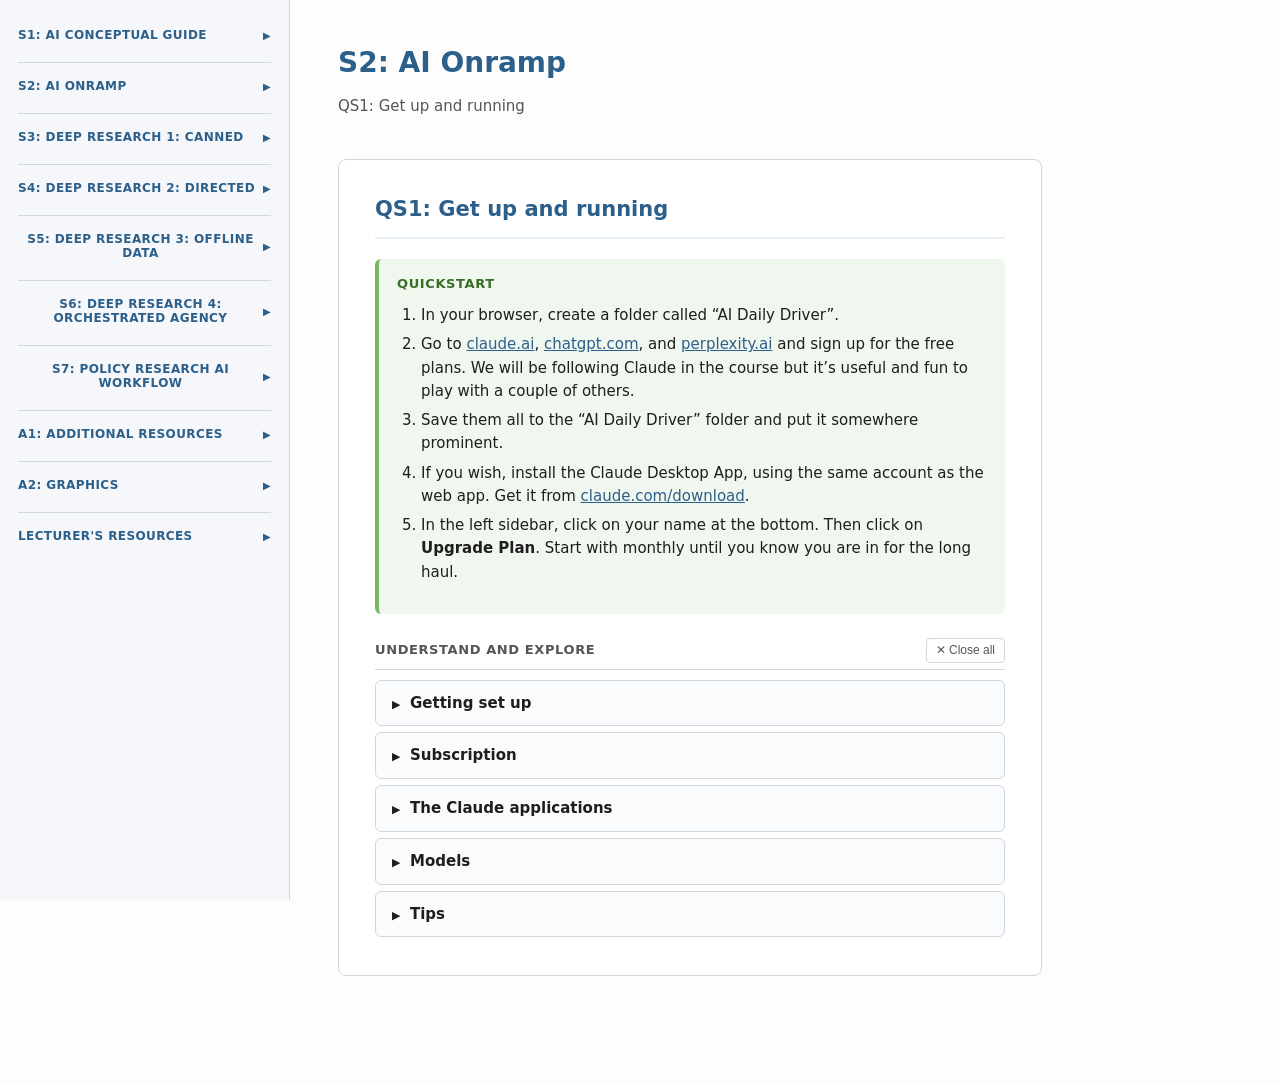
<file: AI_Onramp_DailyDriver.html>
<!DOCTYPE html>
<html lang="en">
<head>
<meta charset="UTF-8">
<meta name="viewport" content="width=device-width, initial-scale=1.0">
<title>The 10-Step Onramp &ndash; Setting Up Your Daily Driver</title>
<style>
  *, *::before, *::after { box-sizing: border-box; margin: 0; padding: 0; }

  :root {
    --sidebar-w: 290px;
    --accent: #2c5f8a;
    --accent-light: #e8f0f7;
    --border: #d0d7de;
    --bg: #fdfdfd;
    --text: #1e1e1e;
    --text-muted: #555;
    --section-bg: #ffffff;
    --quickstart-bg: #f0f7ee;
    --quickstart-border: #7ab661;
    --tips-bg: #fef9ec;
    --tips-border: #d4a843;
  }

  html { scroll-behavior: smooth; scroll-padding-top: 24px; }

  body {
    font-family: "Segoe UI", system-ui, -apple-system, sans-serif;
    font-size: 16px;
    line-height: 1.65;
    color: var(--text);
    background: var(--bg);
  }

  /* ── NAV SIDEBAR ─────────────────────────────── */
  nav {
    position: fixed;
    top: 0; left: 0;
    width: var(--sidebar-w);
    height: 100vh;
    overflow-y: auto;
    background: #f5f7fa;
    border-right: 1px solid var(--border);
    padding: 28px 18px 40px;
    z-index: 100;
  }

  nav h2 {
    font-size: 14px;
    font-weight: 700;
    text-transform: uppercase;
    letter-spacing: .6px;
    color: var(--accent);
    margin-bottom: 8px;
    margin-top: 20px;
    padding-top: 16px;
    border-top: 1px solid var(--border);
  }

  /* Collapsible nav group buttons (same look as h2 but clickable) */
  .nav-group-btn {
    display: flex;
    align-items: center;
    justify-content: space-between;
    width: 100%;
    background: none;
    border: none;
    border-top: 1px solid var(--border);
    cursor: pointer;
    font-family: inherit;
    font-size: 12px;
    font-weight: 700;
    text-transform: uppercase;
    letter-spacing: .4px;
    color: var(--accent);
    padding: 16px 0 0 0;
    margin-top: 20px;
    margin-bottom: 8px;
  }

  .nav-group-btn:first-child {
    border-top: none;
    padding-top: 0;
    margin-top: 0;
  }

  .nav-group-btn::after {
    content: "\25B6";
    font-size: 10px;
    flex-shrink: 0;
    transition: transform .2s;
  }

  .nav-group-btn.open::after {
    transform: rotate(90deg);
  }

  .nav-sublinks { display: none; }
  .nav-sublinks.open { display: block; }

  nav a {
    display: block;
    padding: 6px 10px;
    margin-bottom: 2px;
    border-radius: 5px;
    color: var(--text-muted);
    text-decoration: none;
    font-size: 14px;
    line-height: 1.4;
    transition: background .15s, color .15s;
  }

  nav a:hover, nav a.active {
    background: var(--accent-light);
    color: var(--accent);
  }

  /* ── MAIN CONTENT ────────────────────────────── */
  main {
    margin-left: var(--sidebar-w);
    max-width: 800px;
    padding: 40px 48px 80px;
  }

  h1 {
    font-size: 28px;
    font-weight: 700;
    color: var(--accent);
    margin-bottom: 8px;
  }

  main > p.subtitle {
    color: var(--text-muted);
    font-size: 15px;
    margin-bottom: 40px;
  }

  /* ── STEP SECTIONS ───────────────────────────── */
  section.step {
    background: var(--section-bg);
    border: 1px solid var(--border);
    border-radius: 8px;
    padding: 32px 36px;
    margin-bottom: 28px;
    display: none;
  }

  section.step.visible {
    display: block;
  }

  section.step h2 {
    font-size: 21px;
    font-weight: 700;
    color: var(--accent);
    margin-bottom: 16px;
    padding-bottom: 10px;
    border-bottom: 2px solid var(--accent-light);
  }

  section.step h3 {
    font-size: 17px;
    font-weight: 600;
    margin-top: 20px;
    margin-bottom: 8px;
  }

  /* ── NESTED NAV SUB-GROUPS ───────────────────── */
  .nav-sub-btn {
    display: flex;
    align-items: center;
    justify-content: space-between;
    width: 100%;
    background: none;
    border: none;
    cursor: pointer;
    font-family: inherit;
    font-size: 13px;
    font-weight: 600;
    color: var(--accent);
    padding: 5px 10px;
    margin-top: 4px;
    border-radius: 5px;
    text-align: left;
  }

  .nav-sub-btn:hover { background: var(--accent-light); }

  .nav-sub-btn::after {
    content: "\25B6";
    font-size: 9px;
    flex-shrink: 0;
    transition: transform .2s;
  }

  .nav-sub-btn.open::after { transform: rotate(90deg); }

  .nav-sub-sublinks { display: none; padding-left: 10px; }
  .nav-sub-sublinks.open { display: block; }

  h3.session-hdg {
    text-decoration: underline;
    margin-top: 28px;
  }

  section.step h4 {
    font-size: 15px;
    font-weight: 600;
    margin-top: 16px;
    margin-bottom: 6px;
  }

  section.step p {
    margin-bottom: 12px;
  }

  section.step ul, section.step ol {
    margin: 8px 0 14px 24px;
  }

  section.step li {
    margin-bottom: 6px;
  }

  section.step a {
    color: var(--accent);
  }

  /* ── TABLE ───────────────────────────────────── */
  table {
    width: 100%;
    border-collapse: collapse;
    margin: 14px 0 18px;
    font-size: 15px;
  }

  th, td {
    text-align: left;
    padding: 10px 14px;
    border: 1px solid var(--border);
  }

  th {
    background: var(--accent-light);
    font-weight: 600;
    font-size: 14px;
  }

  /* ── COLLAPSIBLE DETAILS ─────────────────────── */
  details {
    border-radius: 6px;
    margin: 16px 0 12px;
    padding: 0;
    overflow: hidden;
  }

  details summary {
    cursor: pointer;
    font-weight: 600;
    font-size: 15px;
    padding: 10px 16px;
    list-style: none;
    user-select: none;
    border-radius: 6px;
    transition: background .15s;
  }

  details summary::-webkit-details-marker { display: none; }

  details summary::before {
    content: "\25B6";
    display: inline-block;
    width: 18px;
    font-size: 11px;
    transition: transform .2s;
  }

  details[open] summary::before {
    transform: rotate(90deg);
  }

  details .collapsible-body {
    padding: 10px 16px 14px 34px;
    font-size: 15px;
  }

  details .collapsible-body p { margin-bottom: 8px; }
  details .collapsible-body ul, details .collapsible-body ol { margin: 6px 0 10px 20px; }
  details .collapsible-body li { margin-bottom: 5px; }

  /* QuickStart variant */
  details.quickstart {
    background: var(--quickstart-bg);
    border-left: 4px solid var(--quickstart-border);
  }

  details.quickstart summary {
    color: #3a6e28;
  }

  /* Tips variant */
  details.tips {
    background: var(--tips-bg);
    border-left: 4px solid var(--tips-border);
  }

  details.tips summary {
    color: #8a6d1b;
  }

  /* ── QS QUICKSTART BLOCK (always visible) ───────── */
  .quickstart-block {
    background: var(--quickstart-bg);
    border-left: 4px solid var(--quickstart-border);
    border-radius: 6px;
    margin: 20px 0 8px;
    padding: 14px 18px 16px;
  }

  .quickstart-block .qs-label {
    font-weight: 700;
    font-size: 13px;
    text-transform: uppercase;
    letter-spacing: .6px;
    color: #3a6e28;
    margin-bottom: 10px;
  }

  .quickstart-block ol {
    margin: 0 0 0 20px;
  }

  .quickstart-block li {
    margin-bottom: 7px;
    font-size: 15px;
    line-height: 1.55;
  }

  .quickstart-block p.qs-note {
    font-size: 15px;
    color: #3a6e28;
    font-style: italic;
    margin: 0;
  }

  /* ── UNDERSTAND & EXPLORE ────────────────────────── */
  .ue-block { margin-top: 24px; }

  .ue-header {
    display: flex;
    align-items: center;
    justify-content: space-between;
    margin-bottom: 10px;
    padding-bottom: 6px;
    border-bottom: 1px solid var(--border);
  }

  .ue-heading {
    font-size: 13px;
    font-weight: 700;
    text-transform: uppercase;
    letter-spacing: .6px;
    color: var(--text-muted);
    margin: 0;
  }

  .ue-close-all {
    font-size: 12px;
    color: var(--text-muted);
    background: none;
    border: 1px solid var(--border);
    border-radius: 4px;
    padding: 3px 9px;
    cursor: pointer;
    line-height: 1.4;
    transition: background .15s, color .15s;
    white-space: nowrap;
  }

  .ue-close-all:hover {
    background: var(--accent-light);
    color: var(--accent);
    border-color: var(--accent);
  }

  details.ue-item {
    background: #fafbfc;
    border: 1px solid var(--border);
    border-radius: 6px;
    margin: 6px 0;
    padding: 0;
    overflow: hidden;
  }

  details.ue-item summary {
    color: var(--text);
    font-size: 15px;
    font-weight: 600;
    padding: 10px 16px;
  }

  details[open].ue-item {
    border-color: var(--accent);
  }

  details[open].ue-item > summary {
    color: var(--accent);
    border-bottom: 1px solid var(--accent-light);
  }

  /* ── MOBILE ──────────────────────────────────── */
  @media (max-width: 900px) {
    nav {
      position: static;
      width: 100%;
      height: auto;
      border-right: none;
      border-bottom: 1px solid var(--border);
      padding: 16px 18px;
    }

    nav .nav-links {
      display: flex;
      flex-wrap: wrap;
      gap: 2px 6px;
    }

    nav a { font-size: 13px; padding: 4px 8px; }

    main {
      margin-left: 0;
      padding: 24px 20px 60px;
    }

    section.step { padding: 22px 20px; }
  }

  /* ── DOC SECTION (collapsible ## headings) ───────── */
  details.doc-section {
    border: 1px solid var(--border);
    background: var(--section-bg);
    margin: 0 0 8px;
  }

  details.doc-section > summary {
    font-size: 16px;
    font-weight: 600;
    background: var(--accent-light);
    color: var(--accent);
    padding: 11px 16px;
  }

  details.doc-section > summary::before {
    content: "\25B6";
    display: inline-block;
    width: 18px;
    font-size: 11px;
    transition: transform .2s;
  }

  details.doc-section[open] > summary::before {
    transform: rotate(90deg);
  }

  details.doc-section .collapsible-body h3 {
    font-size: 15px;
    font-weight: 700;
    margin: 16px 0 6px;
    color: var(--text);
  }

  details.doc-section .collapsible-body blockquote {
    border-left: 3px solid var(--accent-light);
    margin: 10px 0 10px 4px;
    padding: 8px 16px;
    color: var(--text-muted);
    font-style: italic;
  }
</style>
</head>
<body>

<!-- ── SIDEBAR NAV ──────────────────────────────── -->
<nav>
  <button class="nav-group-btn" data-target="nav-cg">S1: AI Conceptual Guide</button>
  <div class="nav-sublinks" id="nav-cg">
    <a href="#cg-opening" data-group="conceptual">Opening</a>
    <a href="#cg-part-a" data-group="conceptual">A. What kind of intelligence?</a>
    <a href="#cg-part-b" data-group="conceptual">B. Enhancing the intelligence</a>
    <a href="#cg-coda" data-group="conceptual">Coda</a>
  </div>
  <button class="nav-group-btn" data-target="nav-steps">S2: AI Onramp</button>
  <div class="nav-sublinks" id="nav-steps">
    <a href="#qs1" data-group="steps">QS1 &ndash; Get up and running</a>
    <a href="#qs2" data-group="steps">QS2 &ndash; Set up your Projects</a>
    <a href="#qs3" data-group="steps">QS3 &ndash; Core functionality</a>
    <a href="#qs4" data-group="steps">QS4 &ndash; Set up your Connectors</a>
    <a href="#qs5" data-group="steps">QS5 &ndash; Keeping it safe</a>
    <a href="#qs6" data-group="steps">QS6 &ndash; Basic chat technique</a>
  </div>
  <button class="nav-group-btn" data-target="nav-dr">S3: Deep Research 1: Canned</button>
  <div class="nav-sublinks" id="nav-dr">
    <a href="#dr1-s1" data-group="deep-research">1. The Skilled User Frame</a>
    <a href="#dr1-s2" data-group="deep-research">2. Key Concepts</a>
    <a href="#dr1-s3" data-group="deep-research">3. The Evaluation Rubric</a>
    <a href="#dr1-s4" data-group="deep-research">4. The Session Demos</a>
    <a href="#dr1-s5" data-group="deep-research">5. Homework</a>
  </div>
  <button class="nav-group-btn" data-target="nav-dr2">S4: Deep Research 2: Directed</button>
  <div class="nav-sublinks" id="nav-dr2">
    <a href="#dr2-s1" data-group="deep-research2">1. Where We Are</a>
    <a href="#dr2-s2" data-group="deep-research2">2. The Process Architecture</a>
    <a href="#dr2-s3" data-group="deep-research2">3. Source Discovery and Curation</a>
    <a href="#dr2-s4" data-group="deep-research2">4. Literature Review</a>
    <a href="#dr2-s5" data-group="deep-research2">5. Analytical Synthesis</a>
    <a href="#dr2-s6" data-group="deep-research2">6. The Report</a>
    <a href="#dr2-s7" data-group="deep-research2">7. The Direction Repertoire</a>
    <a href="#dr2-s8" data-group="deep-research2">8. Homework</a>
  </div>
  <button class="nav-group-btn" data-target="nav-s5">S5: Deep Research 3: Offline Data</button>
  <div class="nav-sublinks" id="nav-s5">
    <a href="#s5-s1" data-group="s5">The Recommended Workflow</a>
    <a href="#s5-s2" data-group="s5">Additional Notes</a>
  </div>
  <button class="nav-group-btn" data-target="nav-s6">S6: Deep Research 4: Orchestrated Agency</button>
  <div class="nav-sublinks" id="nav-s6">
    <a href="#s6-s1" data-group="s6">1. Where This Session Fits</a>
    <a href="#s6-s2" data-group="s6">2. Key Concepts</a>
    <a href="#s6-s3" data-group="s6">3. The Demo</a>
    <a href="#s6-s4" data-group="s6">4. Evaluation Still Applies</a>
    <a href="#s6-s5" data-group="s6">5. The Design Spectrum</a>
    <a href="#s6-s6" data-group="s6">6. The Course Arc</a>
  </div>
  <button class="nav-group-btn" data-target="nav-s7">S7: Policy Research AI Workflow</button>
  <div class="nav-sublinks" id="nav-s7">
    <a href="#lec-prw-table" data-group="s7">Reference Table</a>
    <a href="#lec-prw-1" data-group="s7">Overview</a>
    <a href="#lec-prw-2" data-group="s7">Setup Phase</a>
    <a href="#lec-prw-3" data-group="s7">Phase 1: Data Gathering</a>
    <a href="#lec-prw-4" data-group="s7">Phase 2: Processing</a>
    <a href="#lec-prw-5" data-group="s7">Evaluation 1</a>
    <a href="#lec-prw-6" data-group="s7">Phase 3: Report Writing</a>
    <a href="#lec-prw-7" data-group="s7">Evaluation 2</a>
    <a href="#lec-prw-8" data-group="s7">Closing: Assembling the Team</a>
  </div>
  <button class="nav-group-btn" data-target="nav-resources">A1: Additional Resources</button>
  <div class="nav-sublinks" id="nav-resources">
    <a href="#res-general" data-group="resources">General Links</a>
    <a href="#res-study" data-group="resources">Further Study</a>
    <a href="#res-security" data-group="resources">AI Security Essentials</a>
    <a href="#res-chat" data-group="resources">Session 4: Design Process - Record of chat</a>
    <button class="nav-sub-btn" data-subtarget="nav-agentic">Agentic Session Demo</button>
    <div class="nav-sub-sublinks" id="nav-agentic">
      <a href="#res-banking-app" data-group="resources">Banking Regulation App</a>
      <a href="#res-log" data-group="resources">Process Log</a>
      <a href="#res-rep" data-group="resources">Reg Report</a>
      <a href="#res-claude" data-group="resources">CLAUDE.md</a>
    </div>
  </div>
  <button class="nav-group-btn" data-target="nav-graphics">A2: Graphics</button>
  <div class="nav-sublinks" id="nav-graphics">
    <a href="#graphic-1" data-group="graphics">Defensible Under Scrutiny</a>
    <a href="#graphic-2" data-group="graphics">Regulatory Drivers Timeline</a>
    <a href="#pdf-fluency-vocab" data-group="graphics">AI Fluency: Vocabulary Cheat Sheet</a>
    <a href="#pdf-fluency-onepager" data-group="graphics">AI Fluency: Summary One-Pager</a>
    <a href="#pdf-fluency-16x9" data-group="graphics">AI Fluency: Summary 16x9</a>
    <a href="#pdf-genai-overview" data-group="graphics">Overview of Generative AI</a>
  </div>
  <button class="nav-group-btn" data-target="nav-lec">Lecturer's Resources</button>
  <div class="nav-sublinks" id="nav-lec">
    <a href="#lec-l1" data-group="lecturer">L1: AI Conceptual Guide</a>
    <a href="#lec-l2" data-group="lecturer">L2: AI Daily Driver</a>
    <a href="#lec-l3" data-group="lecturer">L3: Deep Research: Canned</a>
    <a href="#lec-l4" data-group="lecturer">L4: Deep Research: Directed</a>
    <a href="#lec-brochure" data-group="lecturer">Course Brochure: 7 April</a>
    <a href="#lec-s6" data-group="lecturer">Session 6: Agentic Demo</a>
  </div>
</nav>

<!-- ── MAIN CONTENT ─────────────────────────────── -->
<main>
<h1 id="main-heading">The Onramp</h1>
<p class="subtitle" id="main-subtitle">Setting Up Your Daily Driver</p>

<!-- ── QS1 ──────────────────────────────────────── -->
<section class="step" id="qs1">
  <h2>QS1: Get up and running</h2>

  <div class="quickstart-block">
    <div class="qs-label">QuickStart</div>
    <ol>
      <li>In your browser, create a folder called &ldquo;AI Daily Driver&rdquo;.</li>
      <li>Go to <a href="https://claude.ai" target="_blank">claude.ai</a>, <a href="https://chatgpt.com" target="_blank">chatgpt.com</a>, and <a href="https://www.perplexity.ai/" target="_blank">perplexity.ai</a> and sign up for the free plans. We will be following Claude in the course but it&rsquo;s useful and fun to play with a couple of others.</li>
      <li>Save them all to the &ldquo;AI Daily Driver&rdquo; folder and put it somewhere prominent.</li>
      <li>If you wish, install the Claude Desktop App, using the same account as the web app. Get it from <a href="https://claude.com/download" target="_blank">claude.com/download</a>.</li>
      <li>In the left sidebar, click on your name at the bottom. Then click on <strong>Upgrade Plan</strong>. Start with monthly until you know you are in for the long haul.</li>
    </ol>
  </div>

  <div class="ue-block">
    <div class="ue-header">
      <div class="ue-heading">Understand and Explore</div>
      <button class="ue-close-all" onclick="closeAllInStep(this)">&#x2715; Close all</button>
    </div>

    <details class="ue-item">
      <summary>Getting set up</summary>
      <div class="collapsible-body">
        <p>Claude lives in the cloud. Your conversations, projects, and settings are all stored on Anthropic&rsquo;s servers, not on your machine &mdash; so whichever way you access Claude, you&rsquo;re working in the same place, with one account. That means you can start on the web today, switch to the desktop app next week, and everything is exactly where you left it.</p>
        <p>The default: start with the web. Go to <a href="https://claude.ai" target="_blank">claude.ai</a> and create an account. Clean, safe, nothing on your local machine. This is where you&rsquo;ll spend the next week.</p>
        <p>When you&rsquo;re ready: the desktop app. Download it from claude.ai. It&rsquo;s the same Claude, a bit more convenient &mdash; sits in your taskbar, easier to make a daily habit. In chat mode it behaves identically to the web. You&rsquo;ll notice Code and Cowork in the sidebar &mdash; leave those for now, we&rsquo;ll get to them later in the course.</p>
        <p>One practical note: if your organisation doesn&rsquo;t yet have an enterprise AI agreement, use a personal account for now. We&rsquo;ll cover the security and policy considerations shortly.</p>
      </div>
    </details>

    <details class="ue-item">
      <summary>Subscription</summary>
      <div class="collapsible-body">
        <p>Free is fine for trying Claude out. But if you&rsquo;ve decided you want to build a real working relationship with it, get Pro. It&rsquo;s $20 a month and it&rsquo;s probably the highest-return $20 you&rsquo;ll spend on your professional development this year.</p>
        <p>Here&rsquo;s what Pro gets you:</p>
        <ul>
          <li>Significantly higher usage limits &mdash; enough for sustained daily use without hitting a wall mid-task</li>
          <li>Access to the more powerful models including Opus and extended thinking mode</li>
          <li>Access to Research mode</li>
          <li>More storage for Projects</li>
        </ul>
        <p>Critically: it&rsquo;s a flat fee. You&rsquo;re not paying per token or per query. Use it as much as you like within the limits, and those limits are generous enough that most users never hit them in normal daily use. You may occasionally get throttled at peak times, but that&rsquo;s the exception not the rule.</p>
        <p>The habit argument: usage limits on Free don&rsquo;t just inconvenience you, they break the habit loop at exactly the moment you&rsquo;re trying to form it. Pro removes that friction entirely.</p>
      </div>
    </details>

    <details class="ue-item">
      <summary>The Claude applications</summary>
      <div class="collapsible-body">
        <p>Claude comes in several forms, each optimised for a different kind of work. Here&rsquo;s the map:</p>
        <table>
          <thead>
            <tr><th>Application</th><th>Optimised for</th><th>Notes</th></tr>
          </thead>
          <tbody>
            <tr>
              <td><strong>Chat</strong> (web or desktop)</td>
              <td>Your primary workspace. Handles everything from quick questions to deep research, complex analysis, and finished documents. With Projects, Artifacts, extended thinking, and Research mode, Chat is capable of serious sustained work</td>
              <td>Everything in the cloud. Where you&rsquo;re starting</td>
            </tr>
            <tr>
              <td><strong>Cowork</strong></td>
              <td>Complex sustained work that requires access to your local machine: file organisation, scheduled tasks, browser automation, and multi-step workflows</td>
              <td>Works locally. Later in the course</td>
            </tr>
            <tr>
              <td><strong>Claude Code</strong></td>
              <td>Writing, testing, running and deploying code. Works directly on codebases</td>
              <td>Works locally. Day 5</td>
            </tr>
            <tr>
              <td><strong>Claude for Excel</strong></td>
              <td>Working with spreadsheet data directly in Excel</td>
              <td>Still in beta. We&rsquo;ll demo later</td>
            </tr>
          </tbody>
        </table>
        <p>For now: you&rsquo;re in Chat. The others are there when the course gets to them.</p>
        <p>Note for desktop app users: Code and Cowork are visible in the sidebar from day one. Leave them alone until the course gets there.</p>
      </div>
    </details>

    <details class="ue-item">
      <summary>Models</summary>
      <div class="collapsible-body">
        <p>When you start a conversation you can choose which model to use. For now there are three worth knowing:</p>
        <ul>
          <li><strong>Haiku</strong> &mdash; fast and light. Fine for simple, quick tasks but not what you want for serious work</li>
          <li><strong>Sonnet</strong> &mdash; your default. Fast, highly capable, handles the vast majority of what you&rsquo;ll do day to day. Start here every time</li>
          <li><strong>Opus</strong> &mdash; the most powerful. Use it when the task is genuinely complex or high stakes. Slower, and draws more from your monthly allocation</li>
        </ul>
        <p>The rule: use Sonnet unless you have a specific reason to switch. You&rsquo;ll rarely need to.</p>
        <p>Extended thinking and Research mode are also available but we&rsquo;ll cover those properly in later sessions &mdash; leave them alone for now.</p>
      </div>
    </details>

    <details class="ue-item">
      <summary>Tips</summary>
      <div class="collapsible-body">
        <ul>
          <li>Use any AI to help you in the subscription process, especially if you get stuck. This applies to any app you are downloading or installing. AI is almost always good at helping you navigate poorly designed interfaces, avoid bloatware, and make sense of decisions &mdash; permissions, settings, terms &mdash; that you&rsquo;re not really in a position to judge on your own. Get into the habit of pasting anything unclear into Claude before you click.</li>
          <li>If you have multiple email addresses, think about which you want to use for your AI subscriptions.</li>
          <li>You may wish to put the apps on your phone as well. Apart from daily chatting, phone apps are increasingly used to control long-running agentic processes without having to be at your machine.</li>
          <li>The Pro limit is generous but not unlimited &mdash; if you hit a wall mid-session, switch to a lighter model temporarily rather than stopping work.</li>
          <li>Chat, despite the name, is very powerful and keeps getting more powerful. Be careful of following the hype around trendy Chat-enhancement wrappers and third-party add-ons. They often bring new problems, data exposure risks, and increased admin load. Build your skills in native Chat first.</li>
        </ul>
      </div>
    </details>
  </div>
</section>

<!-- ── QS2 ──────────────────────────────────────── -->
<section class="step" id="qs2">
  <h2>QS2: Set up your Projects</h2>

  <div class="quickstart-block">
    <div class="qs-label">QuickStart</div>
    <ol>
      <li>Click on <strong>Projects</strong> in the left sidebar, then <strong>&ldquo;New project&rdquo;</strong>.</li>
      <li>Give it a name and a description (&ldquo;what are you trying to achieve&rdquo;). This description is for you and coworkers; it is not referenced by Claude.</li>
      <li>Populate <strong>Instructions</strong>. This is perhaps the key piece of information. This will guide Claude in any of the Chats created under this Project. It can be very detailed, if appropriate.</li>
      <li>Populate <strong>Files</strong>, by drag and drop or upload. These files will be referenced by every chat in the project.</li>
    </ol>
  </div>

  <div class="ue-block">
    <div class="ue-header">
      <div class="ue-heading">Understand and Explore</div>
      <button class="ue-close-all" onclick="closeAllInStep(this)">&#x2715; Close all</button>
    </div>

    <details class="ue-item">
      <summary>Projects</summary>
      <div class="collapsible-body">
        <p>By default every conversation in Claude is isolated &mdash; it doesn&rsquo;t know what you discussed yesterday or last week. Projects fix that.</p>
        <p>A Project is a persistent workspace with four elements:</p>
        <ul>
          <li>A name and purpose &mdash; what the project is for</li>
          <li>Instructions &mdash; how you want Claude to behave within this project: your role, your preferences, your rules</li>
          <li>A knowledge base &mdash; files, documents, and reference material you upload once and Claude draws on whenever you need it. You can also connect GitHub repositories and Google Drive directly</li>
          <li>Chats &mdash; all the conversations you have within the project, kept together in one place</li>
        </ul>
        <p>What this means in practice: instead of starting every conversation from scratch, you build a Project for each significant area of your work &mdash; a client, a research topic, a recurring task. Over time the Project accumulates context and becomes genuinely useful as a working environment rather than just a chat interface.</p>
        <p>Organising your chat history matters. A Project is only as useful as the discipline you bring to it. Name your files descriptively, keep your knowledge base current, and think of the Project as a living workspace rather than a filing cabinet. Unstructured chat history quickly becomes noise.</p>
        <p>A note on collaboration: sharing Projects with colleagues requires a Team or Enterprise subscription. On a personal Pro account your Projects are private.</p>
      </div>
    </details>

    <details class="ue-item">
      <summary>Tips</summary>
      <div class="collapsible-body">
        <ul>
          <li>Instructions and files that are only relevant to a particular chat can be inserted directly into those Chats.</li>
          <li>A Project also has a memory, populated by Claude as the Project evolves. But you can edit the memory yourself by adding stuff or removing stuff. While &ldquo;Instructions&rdquo; and &ldquo;Files&rdquo; are the most obvious resources available to Claude in a Project, &ldquo;Memory&rdquo; is a powerful tool, especially in longer projects. If you are planning to build a Project that you use repeatedly over time, spend time finding out exactly how &ldquo;Project memory&rdquo; works (ask Claude!).</li>
          <li>You need to think carefully about exactly how a Project is going to be used. You may want to start small and let it grow. Don&rsquo;t be afraid to start a new Project if you have misconceived the first iteration.</li>
          <li>You can manage your Project space as it grows, by favouriting, deleting and archiving.</li>
        </ul>
      </div>
    </details>
  </div>
</section>

<!-- ── QS3 ──────────────────────────────────────── -->
<section class="step" id="qs3">
  <h2>QS3: Get acquainted with Claude&rsquo;s core functionality</h2>

  <div class="quickstart-block">
    <div class="qs-label">QuickStart</div>
    <p class="qs-note">Nothing to install or configure. Work through the Understand and Explore section below, then spend time in Claude trying things out.</p>
  </div>

  <div class="ue-block">
    <div class="ue-header">
      <div class="ue-heading">Understand and Explore</div>
      <button class="ue-close-all" onclick="closeAllInStep(this)">&#x2715; Close all</button>
    </div>

    <details class="ue-item">
      <summary>Artifacts</summary>
      <div class="collapsible-body">
        <p>Sometimes Claude&rsquo;s response isn&rsquo;t just text in the conversation &mdash; it produces a self-contained piece of work: a document, a table, a piece of code, a formatted report, an interactive page. These are called <strong>Artifacts</strong> and they appear in a separate panel alongside the conversation.</p>
        <p>Why it matters: an Artifact isn&rsquo;t just a response, it&rsquo;s a working document. You can ask Claude to revise it, extend it, reformat it &mdash; all while keeping the conversation going. The Artifact updates in place rather than producing a new block of text each time. You can also switch between the finished output and the underlying code if you want to see how it was built.</p>
        <p>What triggers an Artifact: Claude decides based on the nature of the output. Longer structured documents, code, and formatted content typically appear as Artifacts automatically.</p>
        <p>Artifacts can be shared or published directly from Claude.</p>
      </div>
    </details>

    <details class="ue-item">
      <summary>Adding stuff</summary>
      <div class="collapsible-body">
        <p>One of Claude&rsquo;s most underused capabilities: you don&rsquo;t have to explain everything in words. You can bring material directly into the conversation.</p>
        <ul>
          <li><strong>Typed context</strong> &mdash; paste in a document, a data extract, an email thread, a set of notes. Claude reads it and works with it. This is often faster and more accurate than trying to describe something in your own words.</li>
          <li><strong>Uploaded files</strong> &mdash; attach files directly to a conversation. Supported formats include PDF, DOCX, CSV, TXT, and common image formats like PNG and JPEG.</li>
          <li><strong>Screenshots</strong> &mdash; you can paste or upload a screenshot directly into the conversation. Useful for sharing something visual without having to describe it &mdash; a chart, a UI, a document you can&rsquo;t easily export.</li>
        </ul>
        <p>The practical habit: before you ask Claude to help with something, ask yourself whether there&rsquo;s a document, file, or screenshot that would give it better raw material than your description alone. The easiest and most intuitive methods are simply to copy and paste from your clipboard, or drag and drop a file, directly into the conversation.</p>
      </div>
    </details>

    <details class="ue-item">
      <summary>Tips</summary>
      <div class="collapsible-body">
        <ul>
          <li>When Claude produces an Artifact, don&rsquo;t just copy and paste it and move on. Stay in the conversation and refine it until it&rsquo;s actually what you need.</li>
          <li>Even if Claude has decided not to show something as an Artifact, you can ask it to.</li>
          <li>Artifacts are &ldquo;updated in place&rdquo; &mdash; so there is only one version on display. But there is an updated version number and you can go back to earlier versions.</li>
          <li>Artifacts can also be interactive. For this and other reasons, they can be used as mini-demos, in place, without having to create a demo page.</li>
          <li>As the course progresses, you&rsquo;ll pick up more powerful ways to bring material into Claude: Connectors give Claude persistent access to cloud services; Cowork and Code give Claude direct access to approved local directories. These become important when you&rsquo;re working with large datasets or information that changes frequently. For now, copy/paste and drag/drop will take you a long way.</li>
          <li>Note that as you start to use Projects, persistent memory, and Skills, Claude will often know a lot of your context before you even start a new chat.</li>
        </ul>
      </div>
    </details>
  </div>
</section>

<!-- ── QS4 ──────────────────────────────────────── -->
<section class="step" id="qs4">
  <h2>QS4: Set up your Connectors</h2>

  <div class="quickstart-block">
    <div class="qs-label">QuickStart</div>
    <ol>
      <li>Click on the <strong>+</strong> symbol in the main Chat interface, and go to <strong>&ldquo;Connectors&rdquo;</strong>. You can see what is already connected, and you can look at other options via <strong>&ldquo;Manage connectors&rdquo;</strong>.</li>
      <li>Select a connector, click <strong>Connect</strong>, and follow the authentication steps.</li>
    </ol>
  </div>

  <div class="ue-block">
    <div class="ue-header">
      <div class="ue-heading">Understand and Explore</div>
      <button class="ue-close-all" onclick="closeAllInStep(this)">&#x2715; Close all</button>
    </div>

    <details class="ue-item">
      <summary>Connectors</summary>
      <div class="collapsible-body">
        <p>So far everything you&rsquo;ve brought into a conversation you&rsquo;ve had to actively add &mdash; typed context, uploaded files. Connectors are different: they give Claude persistent access to external services so the information is already there when you need it.</p>
        <p>Connectors don&rsquo;t just let Claude read from external services &mdash; they allow Claude to act on your behalf too. That&rsquo;s the shift from assistant to informed collaborator.</p>
        <p>There are two types:</p>
        <ul>
          <li><strong>Web connectors</strong> &mdash; connect cloud services like Google Drive, Gmail, and Google Calendar. Set up once in Settings, available across all your chats and Projects</li>
          <li><strong>Desktop extensions</strong> &mdash; connect Claude to things on your local machine: your file system, local applications, and tools like the Chrome extension that lets Claude see your open tabs. These are available through the desktop app</li>
        </ul>
      </div>
    </details>

    <details class="ue-item">
      <summary>Tips</summary>
      <div class="collapsible-body">
        <ul>
          <li>You can also manage Connectors in the Settings menu (click on your name in the bottom left corner of the sidebar).</li>
          <li>There are a lot of Connectors available and learning how to use them is complex. Start with one and don&rsquo;t rush into it. Gmail is a good choice. Hook it up and ask Claude some questions about your email history (&ldquo;Review all the important emails in the last month that seem to require some kind of response&rdquo;).</li>
          <li>To check that a connector is properly set up and active, you can just ask Claude.</li>
        </ul>
      </div>
    </details>
  </div>
</section>

<!-- ── QS5 ──────────────────────────────────────── -->
<section class="step" id="qs5">
  <h2>QS5: Keeping it safe</h2>

  <div class="quickstart-block">
    <div class="qs-label">QuickStart</div>
    <ol>
      <li>Install Bitwarden (free, open source) and create a strong master password.</li>
      <li>Enable two-factor authentication (2FA) on your Claude.ai account.</li>
      <li>In Claude.ai Settings, find the data privacy options and turn off training data use.</li>
      <li>Find out if your employer has an AI use policy.</li>
    </ol>
  </div>

  <div class="ue-block">
    <div class="ue-header">
      <div class="ue-heading">Understand and Explore</div>
      <button class="ue-close-all" onclick="closeAllInStep(this)">&#x2715; Close all</button>
    </div>

    <details class="ue-item">
      <summary>Security essentials</summary>
      <div class="collapsible-body">
        <p>Using Claude as a daily driver is low-risk for most people. But a few simple habits make it genuinely safe &mdash; and one or two omissions can cause real problems. The full picture is in the Security Essentials appendix, which is short and worth reading.</p>
        <p><strong>Account security.</strong> The real risks are account-level, not platform-level. Two actions cover most of it: install a password manager (Bitwarden is free and excellent) and enable two-factor authentication on your Claude.ai account. Both are worth doing now.</p>
        <p><strong>What you paste.</strong> When you paste text into Claude, you are sending it to a third-party server. For personal use this is almost always fine. For work data, ask yourself one question first: &ldquo;Would I be comfortable if my employer saw exactly what I just pasted?&rdquo; If the answer is no &mdash; or even maybe &mdash; use made-up data instead.</p>
        <p><strong>Your employer&rsquo;s policy.</strong> Many organisations now have AI use policies. Check yours. Breaching it could have professional consequences regardless of any actual data leak.</p>
      </div>
    </details>

    <details class="ue-item">
      <summary>Tips</summary>
      <div class="collapsible-body">
        <p>Turn off training data use in Claude.ai settings. It takes thirty seconds. It makes little practical difference for most personal use, but it&rsquo;s a clean answer to have if your employer ever asks &mdash; and it&rsquo;s the kind of thing an AI use policy may require.</p>
      </div>
    </details>
  </div>
</section>

<!-- ── QS6 ──────────────────────────────────────── -->
<section class="step" id="qs6">
  <h2>QS6: Basic chat technique</h2>

  <div class="quickstart-block">
    <div class="qs-label">QuickStart</div>
    <p class="qs-note">Nothing to install or configure. Read the Understand and Explore section below, then go and have a conversation with Claude &mdash; and notice whether you&rsquo;re doing these things.</p>
  </div>

  <div class="ue-block">
    <div class="ue-header">
      <div class="ue-heading">Understand and Explore</div>
      <button class="ue-close-all" onclick="closeAllInStep(this)">&#x2715; Close all</button>
    </div>

    <details class="ue-item">
      <summary>Basic chat technique</summary>
      <div class="collapsible-body">
        <p>The single biggest mistake new users make: type a question, read the answer, close the chat. That&rsquo;s using Claude as a search engine. It&rsquo;s not what it&rsquo;s for.</p>
        <p>Three things to give Claude before every task:</p>
        <ul>
          <li><strong>Context</strong> &mdash; who you are, what you&rsquo;re working on, why it matters</li>
          <li><strong>Task</strong> &mdash; what you actually want Claude to do</li>
          <li><strong>Guidelines</strong> &mdash; tone, format, length, constraints</li>
        </ul>
        <p>You don&rsquo;t need all three every time, but the habit of thinking in these terms immediately improves your results.</p>
        <p>Stay in the conversation. Claude&rsquo;s first response is a starting point, not a finished product. Push back, redirect, ask for alternatives. Sometimes, start from scratch in a new chat. The value compounds as the conversation develops.</p>
        <p>Fluency is not accuracy. Claude writes clearly and confidently even when it&rsquo;s wrong. A polished answer is not a correct answer. Verify anything that matters.</p>
      </div>
    </details>

    <details class="ue-item">
      <summary>One last thing</summary>
      <div class="collapsible-body">
        <p>Open Claude before you open anything else in the morning.</p>
        <p>Not because you&rsquo;ll always have something specific to do with it. But because the habit of reaching for it first &mdash; before email, before your task list, before your browser &mdash; is what turns an occasional tool into a working partner.</p>
        <p>The people who get the most out of Claude aren&rsquo;t the ones who use it for the biggest tasks. They&rsquo;re the ones who use it constantly, for small things and large, until the instinct to reach for it becomes automatic.</p>
        <p><em>That&rsquo;s what this week is for.</em></p>
      </div>
    </details>
  </div>
</section>

<!-- ── RESOURCE: General Links ─────────────────── -->
<section class="step resource" id="res-general">
  <h2>General Links</h2>

  <h3>Videos</h3>
  <ul>
    <li><a href="https://www.youtube.com/watch?v=7xTGNNLPyMI" target="_blank">Karpathy: Deep dive into LLMs like ChatGPT</a></li>
    <li><a href="https://www.youtube.com/watch?v=EWvNQjAaOHw" target="_blank">Karpathy: How I use LLMs</a></li>
  </ul>

  <h3>Essays</h3>
  <ul>
    <li><a href="https://darioamodei.com/essay/machines-of-loving-grace" target="_blank">Amodei: Machines of Loving Grace</a></li>
    <li><a href="https://www.darioamodei.com/essay/the-adolescence-of-technology" target="_blank">Amodei: The Adolescence of Technology</a></li>
  </ul>

  <h3>Podcasts &amp; Newsletters</h3>
  <ul>
    <li><a href="https://aidailybrief.ai/episodes" target="_blank">AI Daily Brief Podcast</a></li>
    <li><a href="https://www.exponentialview.co/" target="_blank">Azeem Azhar&rsquo;s Exponential View</a></li>
    <li><a href="https://www.oneusefulthing.org/" target="_blank">Ethan Mollick &ndash; One Useful Thing</a></li>
  </ul>
</section>

<!-- ── RESOURCE: Further Study ────────────────── -->
<section class="step resource" id="res-study">
  <h2>Further Study</h2>

  <p>Platforms for deeper learning, training, and career advancement:</p>
  <ul>
    <li><a href="https://learn.deeplearning.ai/" target="_blank">DeepLearning.AI</a></li>
    <li><a href="https://www.coursera.org/" target="_blank">Coursera</a></li>
    <li><a href="https://www.anthropic.com/learn" target="_blank">Anthropic Learn</a></li>
  </ul>
</section>

<!-- ── RESOURCE: AI Security Essentials ───────── -->
<section class="step resource" id="res-security">
  <h2>AI Security Essentials</h2>
  <p class="subtitle" style="margin-bottom:24px;">A take-home guide for course participants</p>

  <p>Using AI tools like Claude as a daily driver is low-risk for most people &mdash; but a few simple habits make it genuinely safe. This guide separates what actually matters from what you can stop worrying about.</p>

  <h3>1. External Threats &mdash; Lower Risk Than You Think</h3>
  <p>When you use a web-based AI tool like Claude.ai, you are trusting a well-resourced technology company to handle security on your behalf. Counterintuitively, this is safer than managing software locally &mdash; you are not responsible for keeping anything patched, configured, or updated.</p>
  <p>Your conversation data is transmitted over an encrypted connection (TLS), so interception in transit is not a realistic risk. Anthropic&rsquo;s servers are not a likely target for someone trying to steal your specific data.</p>
  <p>The real external risks are account-level, not platform-level:</p>
  <ul>
    <li><strong>Phishing</strong> &mdash; fake login pages designed to steal your credentials</li>
    <li><strong>Password reuse</strong> &mdash; if one account is breached, others become vulnerable</li>
    <li><strong>Device compromise</strong> &mdash; malware on your machine captures data before it reaches any server</li>
  </ul>
  <p><strong>Action: Two things to do now</strong></p>
  <ul>
    <li>Install Bitwarden (free, open source). One strong master password protects all your accounts, and you stop reusing passwords across AI tools and other services.</li>
    <li>Enable two-factor authentication (2FA) on your Claude.ai account. This prevents account takeover even if your password is stolen.</li>
  </ul>

  <h3>2. Confidential Data &mdash; This Is Where Judgement Matters</h3>
  <p>When you paste text into an AI chat window, you are sending it to a third-party server. For most personal use this is fine. For work data, it requires thought.</p>
  <p>Ask yourself one question before pasting anything:</p>
  <p><em>&ldquo;Would I be comfortable if my employer saw exactly what I just pasted into this chat?&rdquo;</em></p>
  <p>If the answer is no &mdash; or even maybe &mdash; use made-up data instead. You can learn everything you need to learn with synthetic examples. Real work data adds risk and is rarely necessary.</p>
  <p>Things to be aware of:</p>
  <ul>
    <li>Many employers now have AI use policies. Check yours. Breaching it could have professional consequences regardless of any actual data leak.</li>
    <li>Regulated industries (healthcare, legal, finance, government) have specific data handling obligations that may apply even to informal use.</li>
    <li>By default, AI providers may use conversations to improve their models. You can opt out of this in Claude.ai settings &mdash; worth doing as a matter of routine.</li>
    <li>If your organisation needs to use AI with sensitive data legitimately, enterprise tiers (such as Claude for Work) have different contractual data protections.</li>
  </ul>

  <h3>3. A Built-In Safety Prompt</h3>
  <p>Claude.ai lets you set a permanent system prompt &mdash; background instructions that apply to every conversation. As part of your setup, we will add an instruction that prompts Claude to flag inputs that look like real personal or work data (lists of names with numbers, email addresses, client records, etc.) and ask you whether you want to continue.</p>
  <p>This is not a technical guardrail &mdash; it will not catch everything. But it creates a useful pause at exactly the moment you might otherwise act without thinking. Think of it as a seatbelt reminder chime, not a seatbelt.</p>

  <h3>Your Security Checklist</h3>
  <ul>
    <li>Install Bitwarden and create a strong master password</li>
    <li>Enable 2FA on Claude.ai (and any other AI accounts you create)</li>
    <li>Check the training data opt-out setting in Claude.ai preferences</li>
    <li>Find out if your employer has an AI use policy</li>
    <li>Default to synthetic or anonymised data when practising &mdash; not real work data</li>
    <li>Apply the one-question test before pasting anything sensitive</li>
  </ul>

  <p><em>Part of the AI Onramps programme &mdash; Building AI literacy for working professionals</em></p>
</section>


<section class="step resource" id="res-chat">
  <h2>Session 4: Chat Notes for Show</h2>
  <h3>A PRELIMINARY NOTE</h3>
  <p>The interactive chat pattern is a literacy skill, not a technique. Knowing how to have a productive working conversation with an AI -- when to push back, when to accept, when to restructure -- that transfers across every model and every tool. The specific prompts you wrote today will be outdated in a year. The ability to use conversation to develop and refine a process won&#x27;t be.</p>
  <p class="chat-spacer"></p>
  <h3>THE CHAT</h3>
  <p>I want to start planning session 4 of this course. have a look at 2 documents in the project store.CourseV11 (noting the linked Deep Research trio running from session 3 to session 5, and also look at Coursev11, which lists the brochure outline of the whole course. Pay special attention to session 3. Pay less attention to session 4, we are going to plan that session now, and then build it</p>
  <p class="chat-timestamp">Apr 5</p>
  <p>I&#x27;ve read the documents in context. Let me also check the Session 3 lecturer&#x27;s notes since that&#x27;s the immediate predecessor and the bridge into Session 4.</p>
  <p>The Session 3 lecturer&#x27;s notes are also in context. Good -- I have everything I need.</p>
  <p>Here&#x27;s where I think we stand, and what needs working through before any drafting happens.</p>
  <p>The core challenge with Session 4</p>
  <p>Session 3 ends with a very specific close: participants have seen canned tools produce impressive but flawed reports, they&#x27;ve built and applied an evaluation rubric, and they leave with &quot;productive dissatisfaction.&quot; The homework question -- what would you need to change, add, or verify before you could stand behind this report? -- is explicitly framed as the bridge into Session 4.</p>
  <p>Session 4 then needs to answer that question by teaching participants to build a controlled research workflow in a Claude Project. The v11 outline gives a reasonable flow for this, but there are structural decisions to make before it becomes a lecturer&#x27;s script.</p>
  <p>Things I think are already clear:</p>
  <p>The session lives entirely inside a Claude Project -- that&#x27;s both the tool and the pedagogical point</p>
  <p>The arc is: design the project -&gt; write instructions -&gt; find and curate sources -&gt; run research -&gt; produce a literature review -&gt; produce a first report draft</p>
  <p>The bridge from Session 3 is the &quot;control, transparency, integration&quot; argument</p>
  <p>The bridge to Session 5 is &quot;we&#x27;ve done online sources; offline material is next&quot;</p>
  <p>Things I think need resolving:</p>
  <p>The research question. Does Session 4 use the same South African banking skills question from Session 3, or a fresh one? Using the same one lets participants directly compare controlled vs canned output. A fresh one avoids staleness. I have a view but want yours.</p>
  <p>How much is live demo vs participants doing it themselves? Session 3 was heavily demo-driven (lecturer runs the tools, participants observe and evaluate). Session 4&#x27;s outline implies more participant involvement (&quot;design discussion with Claude,&quot; &quot;human curation&quot;) but the logistics of that in a 2-hour window with potentially varying skill levels need thinking through.</p>
  <p>The &quot;design discussion with Claude&quot; step. This is listed first in the v11 flow and it&#x27;s a strong idea -- using Claude as a thinking partner to scope the project before building it. But it needs careful framing or it becomes a vague &quot;ask Claude what to do&quot; exercise. What&#x27;s the actual pedagogical move here?</p>
  <p>Instructions writing. The v11 outline flags this as &quot;Direction at its most consequential&quot; and calls for demonstrating weak vs strong instructions. This feels like it could be the centrepiece of the session -- it&#x27;s where the IDE framework&#x27;s &quot;Direction&quot; component gets its deepest treatment. How much weight does it carry?</p>
  <p>How far do we actually get? The outline says &quot;first report draft&quot; by the end. Is that realistic in 2 hours if we&#x27;re also doing design, instructions, source finding, curation, and a literature review? Or is the literature review the realistic endpoint, with the report draft being homework or early Session 5 work?</p>
  <p>What&#x27;s your instinct on these? I&#x27;d suggest we settle the structural questions first, then build the flow, then draft.</p>
  <p>I want to continue with the same question.  2. its also going to be demo driven.  3. is what i want to first in this current chat.  i want to discuss what a directed research process using AI would like. A sketch is offered in the current materials but i want to flesh that out and maybe rethink it.  i want to give you my ideas in that regard.  4.  We will be providing lots of direction, at the overall level and also with regard to the steps in the process.5.  lets see when we do the fleshed out plan how far it makes sense to go</p>
  <p class="chat-timestamp">Apr 5</p>
  <p>Good. Let&#x27;s work through the research process design then.</p>
  <p>Before you give me your ideas, let me lay out what the v11 outline currently implies as the process, so we have something concrete to push against:</p>
  <p>Design discussion with Claude (scope the project)</p>
  <p>Write Project instructions</p>
  <p>Find online sources (Claude-assisted)</p>
  <p>Human curation of sources</p>
  <p>Run deep research on curated sources</p>
  <p>Literature review</p>
  <p>First report draft</p>
  <p>That&#x27;s seven steps, and some of them are doing quite different things. &quot;Find online sources&quot; and &quot;run deep research on curated sources&quot; are both research activities but they&#x27;re structurally different -- one is discovery, the other is analysis. &quot;Write Project instructions&quot; is a one-time setup step. &quot;Literature review&quot; and &quot;first report draft&quot; are both outputs but at different stages.</p>
  <p>So the question is: what does a well-designed AI-assisted research process actually look like when you break it down properly? Not what Claude can do, but what the process should be -- with Claude as the instrument.</p>
  <p>Go ahead with your ideas.</p>
  <p>OK ignoring an pedagogical issues, here is what i would do if i was doin this research as a researcher.  (By the way in this exercise I plan just to use Claude, although that is not set in stone.   I certainly want to do it in the context of a Claude project.    1. Establish the sources.  Give an  AI the question and ask it to generate a list of all the sources it would use to answer the question.  This could be done with specific instructions, or it could be done as a DR process after which we drop the report and just focus on the sources.  Then the humans, possibly with AI assistance, review that list of sources.  They flag some for removal, some for downgrading, some for upgrading (Maybe just assign scores A through D, where A is really important and D is ignore.) Maybe the human adds some sources that the AI did not find.  We then have  a product: Ranked list of web sources.   2. We take the Ranked list of web sources and ask an AI to do a literature review.  Again not sure if this can be done inside a modified DR process, or use its own prompt/instructions.    3.  In a step with a highly opinionated instruction (research question, breakdown of research question, key sections, desired takeaways) we as the AI to turn the literature review into a structured report.   4. We do an initial review of the structured report, using humans and AI, and identify key problems and weaknesses.  5. We do a second draft.  5. We do an editors review of the draft, focusing on style.  6. We add tables and graphics and review them.   7. we put together the final version with exec summary and so on.  What do you think of that process</p>
  <p>Show less</p>
  <p class="chat-timestamp">Apr 5</p>
  <p>That&#x27;s a solid process. Let me react honestly to each step, then raise a few structural points.</p>
  <p>Step 1 -- Source discovery and curation. This is strong and it&#x27;s the right place to start. The two-part structure (AI generates, human curates) is exactly where the IDE framework&#x27;s &quot;Input&quot; gets real. The A-D scoring is clean and practical. One question: when you say &quot;ask it to generate a list of all the sources it would use,&quot; are you thinking web search results (URLs), or broader than that -- like &quot;you&#x27;d want BankSETA reports, SARB financial stability reviews, McKinsey&#x27;s Africa banking report&quot; as categories/titles that then need locating? The distinction matters because Claude can name authoritative sources it knows about from training but can&#x27;t always verify they&#x27;re still accessible at a URL.</p>
  <p>Step 2 -- Literature review from curated sources. Logical next step. The literature review is a different product from the final report -- it&#x27;s a synthesis of what the sources say, not yet shaped by your argument. That separation is important and worth making explicit. On the DR question: I&#x27;d lean toward a dedicated prompt with instructions rather than trying to bend a DR process to do this, because you want the lit review to respect your source rankings (spend more time on A sources, less on C sources, ignore D). DR doesn&#x27;t give you that control.</p>
  <p>Step 3 -- Structured report from lit review. This is where Direction does its heaviest work. The &quot;highly opinionated instruction&quot; framing is right. One thing to flag: you&#x27;re describing a two-stage pipeline -- lit review first, then report built from lit review. That&#x27;s methodologically sound but it means the report is being written from a synthesis, not directly from sources. That&#x27;s fine if the lit review is good, but it means the lit review quality is load-bearing.</p>
  <p>Steps 4-7 -- Review, redraft, edit, polish. This is where I think the process is correct in principle but may be more steps than you need in practice. Here&#x27;s my concern: steps 4 and 5 (identify problems, second draft) are genuinely distinct. But steps 5, 6, and 7 (editor&#x27;s review, add graphics, final assembly) start to feel like they could collapse into fewer moves without losing anything. An editor&#x27;s pass, graphics, and exec summary are all &quot;finishing&quot; tasks. Do they need to be sequential, or could they be one instruction with multiple requirements?</p>
  <p>Structural observations:</p>
  <p>The process has a clear funnel shape: wide (many sources) -&gt; narrow (curated sources) -&gt; synthesised (lit review) -&gt; shaped (structured report) -&gt; polished (final). That&#x27;s the right architecture.</p>
  <p>What I notice is missing -- and this may be deliberate -- is any step where the human reads the actual sources. Your process has the human curating source lists (step 1) and reviewing AI outputs (steps 4-7), but the sources themselves are only ever read by the AI. For many practical purposes that&#x27;s fine. But for the pedagogical context of this course, it&#x27;s worth deciding whether that&#x27;s a feature or a gap. The Session 3 evaluation rubric specifically flagged source quality and authority as criteria -- can participants evaluate that if they never read the sources directly?</p>
  <p>One more thing: where does the Session 3 homework land? Participants arrive with a view on which canned report they&#x27;d present and what they&#x27;d need to change. Does that feed into step 1 (informing what sources to prioritise), or is it just the motivational bridge and then we start fresh?</p>
  <p>Step 1.  (lets just do step 1 first) The instruction could direct the AI to certain areas, in addition to its standard search. actually i guess there are 3 aspects here: resources and sources the human knows about, resources and sources the AI knows about from its general training, and then its guided search.  I am quite keen to use the system instructions of deep research, so I could imagine running a standard DR on the question, storing the source list, then running another search giving an AI (not in DR mode) the question, the list of sources, and asking it to identify sources not on the first list. and also asking it to look for sources suggested by the human input.  Another step could be to get an AI to check the quality of the sources (are they still available, how old, and so on).  And then a final human edit.  I want to test this, but I think we can develop quite a powerful method here where the set of sources is transparent, understood and defensible</p>
  <p class="chat-timestamp">Apr 5</p>
  <p>Yes, this is getting somewhere good. Let me break down what you&#x27;re describing as a source discovery pipeline, because I think there are actually four distinct moves hiding in your description:</p>
  <p>Move 1: DR sweep. Run Deep Research on the question. Harvest the source list. Discard the report. This is clever -- you&#x27;re using DR as a search engine with judgment, not as a report writer. The sources it finds will reflect its real-time web access and its own assessment of relevance.</p>
  <p>Move 2: Training knowledge sweep. Give a standard Claude chat the question and the DR source list, and ask: what&#x27;s missing? This taps the model&#x27;s knowledge of authoritative institutions, recurring reports, key authors, regulatory bodies -- things it knows exist from training even if DR didn&#x27;t surface them in its web search. This is a genuinely different knowledge base from Move 1 and the overlap won&#x27;t be complete.</p>
  <p>Move 3: Human input. The researcher adds sources they know about -- industry contacts&#x27; reports, internal documents they&#x27;ve seen referenced, niche publications the AI wouldn&#x27;t prioritise. This is also where the Session 3 homework could land naturally: participants arrived having identified weaknesses in the canned reports, and some of those weaknesses were source gaps. Their own knowledge of the domain feeds in here.</p>
  <p>Move 4: Quality check. An AI pass over the combined list to verify: is the URL live, how recent is the publication, is this a primary source or a secondary summary, is the authoring institution credible? This is triage before the human does final curation.</p>
  <p>Then the human edit -- the A-D ranking, removals, additions.</p>
  <p>A few reactions:</p>
  <p>The pipeline is strong because each move catches things the others miss, and the logic of the sequence makes sense -- cast wide first, then check quality, then human judgment last. The product at the end (a ranked, verified, transparent source list) is genuinely more defensible than anything a single DR run produces.</p>
  <p>One practical question: in Move 2, when you ask Claude to identify missing sources from training knowledge, it will generate titles and institutional names but not necessarily working URLs. Some of these will be real reports that exist; some might be hallucinated or slightly wrong titles. Does Move 4 (quality check) catch that, or do you need a specific step where someone -- human or AI with web search -- tries to actually locate and verify the training-knowledge suggestions?</p>
  <p>Another thought: this pipeline produces a source list, but it doesn&#x27;t yet produce the content of those sources in a form Claude can work with. For the literature review (your Step 2), Claude will need to actually read them. Are you thinking the sources get fetched and loaded into the Project as files or knowledge, or are you relying on Claude&#x27;s web access to read them at literature review time?</p>
  <p>i dont want to fetch them.  just use the search tool.  Can we turn this into a detailed step by step list, then i will edit</p>
  <p class="chat-timestamp">Apr 5</p>
  <p>Step 1: Source Discovery and Curation</p>
  <p>1.1 -- Deep Research sweep Run DR on the research question with minimal direction. When complete, extract the full list of sources cited in the report. Discard the report itself. Product: raw DR source list.</p>
  <p>1.2 -- Training knowledge sweep In a standard Claude chat (not DR), provide the research question and the DR source list. Ask Claude to identify authoritative sources, institutions, reports, and authors that are relevant to the question but missing from the list. Prompt it to think about regulatory bodies, industry associations, consulting firms, academic research centres, and recurring sector publications. Product: supplementary source list.</p>
  <p>1.3 -- Human input The researcher reviews both lists and adds sources from their own domain knowledge -- reports they&#x27;ve seen cited, institutions they know are active in the space, niche publications, known experts. Product: combined source list (DR + training knowledge + human).</p>
  <p>1.4 -- Source quality check Give Claude (with web search enabled) the combined source list. Ask it to check each source for: URL still accessible, publication date, whether it&#x27;s a primary or secondary source, institutional credibility of the author/publisher, and direct relevance to the research question. Flag any sources from the training knowledge sweep that can&#x27;t be verified or located online. Product: annotated source list with quality notes.</p>
  <p>1.5 -- Human curation The researcher reviews the annotated list and assigns each source a rank: A (essential -- must be covered in depth), B (important -- should be covered), C (useful -- reference if relevant), D (ignore). Removes any sources that failed the quality check or aren&#x27;t worth including. Adds any final sources prompted by the review process. Product: ranked, curated source list.</p>
  <p class="chat-spacer"></p>
  <p>That&#x27;s five sub-steps. Anything you want to restructure, merge, or split further?</p>
  <p>Lets call 1.3 Human  knowledge sweep, as this step is fairly exactly analogous to 1.2. both are guided searches.  Otherwise i think this 5 step process is good.</p>
  <p class="chat-timestamp">Apr 5</p>
  <p>Updated:</p>
  <p>Step 1: Source Discovery and Curation</p>
  <p>1.1 -- Deep Research sweep Run DR on the research question with minimal direction. When complete, extract the full list of sources cited in the report. Discard the report itself. Product: raw DR source list.</p>
  <p>1.2 -- Training knowledge sweep In a standard Claude chat (not DR), provide the research question and the DR source list. Ask Claude to identify authoritative sources, institutions, reports, and authors that are relevant to the question but missing from the list. Prompt it to think about regulatory bodies, industry associations, consulting firms, academic research centres, and recurring sector publications. Product: supplementary source list.</p>
  <p>1.3 -- Human knowledge sweep The researcher reviews both lists and adds sources from their own domain knowledge -- reports they&#x27;ve seen cited, institutions they know are active in the space, niche publications, known experts. Product: combined source list (DR + training knowledge + human).</p>
  <p>1.4 -- Source quality check Give Claude (with web search enabled) the combined source list. Ask it to check each source for: URL still accessible, publication date, whether it&#x27;s a primary or secondary source, institutional credibility of the author/publisher, and direct relevance to the research question. Flag any sources from the training knowledge sweep that can&#x27;t be verified or located online. Product: annotated source list with quality notes.</p>
  <p>1.5 -- Human curation The researcher reviews the annotated list and assigns each source a rank: A (essential -- must be covered in depth), B (important -- should be covered), C (useful -- reference if relevant), D (ignore). Removes any sources that failed the quality check or aren&#x27;t worth including. Adds any final sources prompted by the review process. Product: ranked, curated source list.</p>
  <p class="chat-spacer"></p>
  <p>Ready for Step 2?</p>
  <p>no i am going to go off and set up the project and do step 1.  i will come back with questions as i go through this</p>
  <p class="chat-timestamp">Apr 5</p>
  <p>Good. You&#x27;ll learn more from actually running it than from us speculating about it. Come back when you hit something.</p>
  <p>BBarryMax planDirected Deep Research/Claude DR to generate source listUsing your research functionality, answer the question given in FinanceSkillsQuestion9:29 AMA few quick questions before I dive into the research: Depth of focus -- should this cover all banks (Big 5, mid-tier, digital-only challe</p>
  <p>pasted</p>
  <p>Ok this is going quite well.  i ran Claude RS on the question and it generated a list of sources.  I then asked Claude this question:INSTRUCTION 1:  &quot;Now, using your knowledge and understanding gained from pre-training, look at the Research Question and look at the list of sources, in ClaudeSourcesForDirected. Are there any sources you think that list missed. Make a list of those sources and their URLS&quot;.  And it gave an artefact with 40 links and this response: And then this: There&#x27;s the list -- roughly 40 additional sources across 10 categories. The three biggest gaps worth flagging: 1. The Big 5 banks&#x27; own annual integrated reports are conspicuously absent. These are the single richest source for headcount data, training spend, diversity stats, and strategic workforce commentary. The research relied on media coverage about the banks rather than going to the primary documents. 2. The WEF Future of Jobs Report and Xpatweb Critical Skills Survey are actually cited in the report&#x27;s body text but never appear in the source list -- that&#x27;s an internal inconsistency worth fixing. 3. Recruitment firm salary guides (Hays, Robert Half, Michael Page) would provide concrete evidence on which roles command premiums and where vacancy rates are highest -- the kind of hard data a training provider would find most actionable. A few caveats: some of the URLs I&#x27;ve listed point to top-level pages rather than specific documents, since exact report URLs change annually. And my knowledge has limits -- there may be newer editions or publications I&#x27;m not aware of. Would you like me to verify any of these URLs are still live?</p>
  <p>Show less</p>
  <p class="chat-timestamp">Apr 5</p>
  <p>This is working well. A few observations:</p>
  <p>The 520 vs 73 discrepancy -- the &quot;520 sources&quot; figure that DR displays is likely the number of web pages it visited during its search process, not the number it actually cited. Worth noting for the course materials -- participants will see that number and assume it means something it doesn&#x27;t.</p>
  <p>The training knowledge sweep is already proving its value. The three gaps it flagged are exactly the kind of thing this step is designed to catch: primary sources the banks themselves publish (annual integrated reports), sources the DR actually used but didn&#x27;t list (internal inconsistency), and a whole category of practical data (salary guides) that a training provider would specifically need. That&#x27;s three different failure modes in one pass.</p>
  <p>The hallucination risk is live. Claude acknowledged that some URLs point to top-level pages and that exact report URLs change annually. This is the thing I flagged earlier -- training knowledge produces titles and institutions with high confidence, but URLs with lower confidence. Your Step 1.4 (source quality check) is going to matter here. When you get to it, pay attention to how many of those 40 links are actually valid.</p>
  <p>One thing to capture for the course: Claude&#x27;s observation that the DR report cited sources in its body text that don&#x27;t appear in its own source list is a genuinely important finding. It means even the source list extracted from a DR report isn&#x27;t necessarily complete or internally consistent. That strengthens the whole argument for this multi-sweep approach.</p>
  <p>What&#x27;s your next move -- human knowledge sweep (1.3), or straight to the quality check (1.4)?</p>
  <p>I am going to skip the human knowledge sweep for now.  I dont anticipate any practical problems.  I did the first two sweeps in  one chat in the project, producing two md documents.  I now want to open another chat, pass claude the question, and the two lists and ask it to do the following, based on your suggestions: Ask it to check each source for: URL still accessible, publication date, whether it&#x27;s a primary or secondary source, institutional credibility of the author/publisher, and direct relevance to the research question. Flag any sources from the training knowledge sweep that can&#x27;t be verified or located online. Product: annotated source list with quality notes.  Do you think that is adequate for an instruction or should we enhance it in some ways</p>
  <p class="chat-timestamp">Apr 5</p>
  <p>The instruction covers the right ground but I&#x27;d tighten it in a few ways:</p>
  <p>First, tell it to output a single consolidated list, not two separate ones. You&#x27;re passing in two source lists from different sweeps. If you don&#x27;t specify, Claude might annotate them separately and you&#x27;ll be doing the merge yourself. You want one unified list as the product.</p>
  <p>Second, specify the output format explicitly. You want a table or structured list where each source has the same fields filled in -- otherwise you&#x27;ll get inconsistent annotations that are hard to scan. Something like: title, URL, status (live/dead/redirected), publication date, primary/secondary, publisher credibility (brief note), relevance to question (brief note), and which sweep it came from (DR or training knowledge).</p>
  <p>Third, add a &quot;flag for removal&quot; field. Rather than just annotating, ask Claude to make a recommendation: keep, query, or remove -- with a one-line reason. This gives you something actionable for step 1.5 rather than having to re-read every annotation and make your own judgment from scratch.</p>
  <p>Fourth, tell it to actually visit the URLs. If you just say &quot;check each source,&quot; Claude might assess credibility from the title and publisher name alone without actually trying to fetch the page. Be explicit that you want it to use web search or fetch to verify the URLs are live and the content matches what&#x27;s described.</p>
  <p>One practical concern: 113 sources is a lot of URLs to check in one pass. Claude may hit rate limits or lose focus toward the end of the list. You might want to split it -- do the DR sources first, then the training knowledge sources in a second message. Or just try it as one pass and see what happens.</p>
  <p>Want me to draft the actual instruction text?</p>
  <p>yes please.  it would be nice to have the output as a table with those columns you mention</p>
  <p class="chat-timestamp">Apr 5</p>
  <p>Here&#x27;s a draft:</p>
  <p class="chat-spacer"></p>
  <p>Instruction:</p>
  <p>INSTRUCTION 2: I&#x27;m attaching two source lists for a research project on skills shortages in South Africa&#x27;s Big 5 banks over the next three years. The first list (73 sources) was generated by a Deep Research sweep. The second list (~40 sources) was generated by a training knowledge sweep.</p>
  <p>Your task is to consolidate these into a single annotated source list. For each source, visit the URL to verify it is accessible and the content matches the description. Then produce a markdown table with the following columns:</p>
  <p>| # | Title | URL | Status | Date | Type | Credibility | Relevance | Source Sweep | Recommendation | Notes |</p>
  <p>Column definitions:</p>
  <p>Status: Live / Dead / Redirected / Paywall</p>
  <p>Date: Publication date or date range if identifiable; &quot;Unknown&quot; if not</p>
  <p>Type: Primary (original research, data, official report) or Secondary (news coverage, commentary, summary)</p>
  <p>Credibility: Brief note on the institutional authority of the publisher (e.g. &quot;SA Reserve Bank -- high&quot;, &quot;unnamed blog -- low&quot;)</p>
  <p>Relevance: Brief note on how directly the source addresses SA banking skills shortages (e.g. &quot;Directly on topic&quot;, &quot;Adjacent -- covers fintech hiring globally&quot;, &quot;Tangential&quot;)</p>
  <p>Source Sweep: DR or Training Knowledge</p>
  <p>Recommendation: Keep / Query / Remove</p>
  <p>Notes: One-line reason for the recommendation, and any issues found (e.g. &quot;URL redirects to homepage, original article not found&quot;, &quot;Content is from 2019, outdated for 2026-2028 horizon&quot;)</p>
  <p>If a URL cannot be accessed, still include the entry but note the failure in Status and Notes. Do not silently drop any sources.</p>
  <p class="chat-spacer"></p>
  <p>That&#x27;s the instruction. One thing to decide: do you want this output as a markdown artifact in chat, or as a downloadable file? With 113 rows the table will be large. A markdown artifact might be easier to review on screen, but a CSV or Excel file would be easier to sort and filter during your curation step (1.5).</p>
  <p>i think csv or excel would be great</p>
  <p class="chat-timestamp">Apr 5</p>
  <p>Add this to the end of the instruction:</p>
  <p class="chat-spacer"></p>
  <p>Output the table as a CSV file that I can open in Excel. Use the column headers exactly as specified above.</p>
  <p class="chat-spacer"></p>
  <p>That&#x27;s it. Try it and see what happens -- I&#x27;m particularly curious about how many of the training knowledge sweep URLs actually survive the quality check.</p>
  <p>its busy with the project but keeps hitting tool use limits.  then i click &quot;continue&quot; and it seems to continue.  How does the tool use limit work</p>
  <p class="chat-timestamp">Apr 5</p>
  <p>When Claude uses web search or fetch tools, there&#x27;s a per-message cap on how many tool calls it can make in a single response. When it hits that cap, it stops and waits. Clicking &quot;continue&quot; gives it a fresh allocation and it picks up where it left off.</p>
  <p>For a task like yours -- checking 113 URLs one by one -- it&#x27;s going to hit that limit multiple times. That&#x27;s normal and not a sign anything is wrong. The main risk is that Claude loses track of where it was in the list and either skips sources or starts repeating itself. When you get the final output, check that the row count matches what you put in.</p>
  <p>This is also why I suggested you might want to split the two lists into separate messages. Fewer URLs per pass means fewer interruptions and less chance of Claude losing its place. Something to try next time if the output from this run has gaps.</p>
  <p>ok thats useful. ok i will wait and keep hitting continue</p>
  <p class="chat-timestamp">Apr 5</p>
  <p>Good. Come back when it&#x27;s done -- or if it produces something obviously wrong partway through.</p>
  <p>i got some feedback indicating that it reads the whole context every time it makes a tool call, and i assume its making a tool call for each of the urls in the list (total of 115 between the 2 lists).  I also heard the tool call limit is around 20.  Anyway i think it will be finishing soon and i want to move on, but for the future i think we have to find a way to do this review of the urls more efficiently.</p>
  <p class="chat-timestamp">Apr 5</p>
  <p>Yes, that&#x27;s a real problem. Every tool call triggers a full context read, and with 115 URLs at ~20 calls per &quot;continue,&quot; you&#x27;re looking at 5-6 cycles of re-reading the entire conversation. That&#x27;s slow, expensive, and fragile.</p>
  <p>A few options for next time, in order of practicality:</p>
  <p>Option 1: Batch the checks. Instead of asking Claude to visit each URL individually, give it groups of 10-15 and ask it to check those, output the rows, then stop. You start a new message with the next batch. More manual, but each pass is short and Claude doesn&#x27;t lose its place.</p>
  <p>Option 2: Accept a lighter check. For many sources, Claude can assess credibility, type, and relevance from the title, publisher, and URL pattern alone -- without actually fetching the page. Reserve actual URL visits for the training knowledge sweep sources (where hallucination risk is real) and anything that looks uncertain. That cuts your tool calls from 115 to maybe 40.</p>
  <p>Option 3: Script it. A simple Python script that takes a CSV of URLs and checks HTTP status codes would handle the &quot;is it live&quot; question in seconds, no AI needed. Then you only pass Claude the ones that are live and ask it to do the qualitative assessment (credibility, relevance, type). Separates the mechanical check from the judgment call.</p>
  <p>For the course, Option 2 is probably the right move -- it&#x27;s teachable in the session and doesn&#x27;t require any coding. Option 3 is more robust but takes you outside Claude, which may not fit the session flow.</p>
  <p>Worth revising Step 1.4 when we come back to the process design. The principle is right but the implementation needs to be smarter about tool calls.</p>
  <p>so i am not going to do it now, but i think in future i might build a python script to run this review of the source list, using nonAI python functions to do various things and reserving the AI calls for what they are actually needed for.  lets park that for now but I do want it in my toolkit,  i think it will be quite valuable actually</p>
  <p class="chat-timestamp">Apr 5</p>
  <p>Agreed -- that&#x27;s a genuinely useful tool. A script that does the mechanical checks (HTTP status, redirects, page title extraction, date detection from metadata) in plain Python, then passes only the results that need judgment to Claude via the API for credibility and relevance assessment. You&#x27;d go from 115 API calls to maybe 10-15.</p>
  <p>I&#x27;ve noted it. When you&#x27;re ready to build it, it&#x27;s a straightforward project. Now let&#x27;s keep moving -- how did the source quality check turn out?</p>
  <p>its building the CSV file!</p>
  <p class="chat-timestamp">Apr 5</p>
  <p>Good. Let&#x27;s see what it produces.</p>
  <p>one interesting point is that , for example, this report we are working on now is something that will be rerun on a weekly or monthly basis.  So the Resource list is something that will require a lot of work the first time, but less as time goes on.  A canonical list will evolve.  All that will be needed, and which is very suitable for an AI to do, is to check each time for any new resources not on the list</p>
  <p class="chat-timestamp">Apr 5</p>
  <p>That&#x27;s an important insight. The source list becomes a maintained asset rather than a one-off product. The expensive multi-sweep discovery process (steps 1.1-1.3) runs once. After that, the recurring task is: here&#x27;s the canonical list, has anything new been published since last run? That&#x27;s a much cheaper and faster operation -- one search pass looking for recent publications from known institutions, plus a quick check for new entrants.</p>
  <p>It also changes the value proposition of the quality check step. The first time through, you&#x27;re validating 115 unknown URLs. On subsequent runs, you&#x27;re checking maybe 5-10 new candidates against an already-vetted list. The Python tool you mentioned becomes even more useful in that context -- it could run the canonical list health check automatically and only surface changes.</p>
  <p>Worth noting for the course: this is a point about research practice, not just research technique. Most professional research isn&#x27;t a one-off exercise -- it&#x27;s an ongoing monitoring function. The process we&#x27;re designing should reflect that, even if in the session we only do the first run. It&#x27;s a good thing to name explicitly when teaching it.</p>
  <p>How&#x27;s the CSV looking?</p>
  <p>pretty good.  i put it in the project files, called &quot;source_audit&quot;</p>
  <p class="chat-timestamp">Apr 5</p>
  <p>Let me take a look.</p>
  <p>Check the source audit CSV structure and row count</p>
  <p>Check the source audit CSV structure and row count</p>
  <p>115 sources (plus header), columns all present. Let me check the distribution of recommendations and any patterns.</p>
  <p>Analyse the source audit CSV for key distributions</p>
  <p>Analyse the source audit CSV for key distributions</p>
  <p>Here&#x27;s what the audit produced:</p>
  <p>115 sources total -- 73 from DR, 42 from training knowledge. All accounted for.</p>
  <p>Recommendations: 61 Keep, 40 Query, 14 Remove. So roughly half are clean keeps, a third need human judgment, and about 12% Claude thinks should go.</p>
  <p>URL health: Only 62 confirmed live. 25 couldn&#x27;t be verified (likely the tool call limits meant it didn&#x27;t get to check them all), 16 returned 403 Forbidden, 7 dead. So about 48 sources have URL problems of some kind -- that&#x27;s 42% of the list.</p>
  <p>The training knowledge hallucination question: 42 TK sources went in. Worth checking how many of those are in the &quot;unable to verify&quot; or dead categories specifically.</p>
  <p>Check training knowledge sources specifically for URL issues</p>
  <p>Check training knowledge sources specifically for URL issues</p>
  <p>The training knowledge sweep results are telling:</p>
  <p>Only 18 of 42 TK sources have confirmed live URLs (43%)</p>
  <p>12 couldn&#x27;t be verified -- these are likely the ones Claude named from training knowledge but didn&#x27;t get a chance to actually check (tool call limits again)</p>
  <p>5 dead, 4 forbidden, 3 redirected -- so at least 12 have confirmed URL problems</p>
  <p>Despite that, Claude still recommended keeping 28 of them. That makes sense -- the institution and report title can be real and valuable even if the specific URL is wrong or outdated. But it means your Step 1.5 (human curation) has real work to do on the TK sources specifically: decide whether to hunt for correct URLs, or drop sources you can&#x27;t access.</p>
  <p>This is exactly the pattern we predicted. The training knowledge sweep catches genuine gaps in the source list, but at the cost of URL reliability. Your future Python tool would solve this cleanly -- verify URLs mechanically, then only ask Claude to assess the ones that are actually reachable.</p>
  <p>How do you want to handle the curation step?</p>
  <p>so again, will come back. the python script to do all this can be very powerful.  for now though, i am thinking of this.  Generate a curated list applying very tight criteria: goes into curated list iff Status = Live and Recommendation = Live.  So i just want a good quality list and i dont care if it excludes useful stuff for now (will address later).  Do you think the rule is ok</p>
  <p class="chat-timestamp">Apr 5</p>
  <p>You mean Status = Live and Recommendation = Keep, I assume.</p>
  <p>The rule is fine for a first pass. You&#x27;ll lose some good sources -- there are probably useful things in the &quot;Query&quot; bucket with live URLs -- but the principle is right: start with a clean, defensible list and expand later if needed. Better to have 40 solid sources than 80 uncertain ones going into the literature review.</p>
  <p>Let me check what that gives you.</p>
  <p>Check how many sources survive the tight filter</p>
  <p>Check how many sources survive the tight filter</p>
  <p>40 sources. Nice even split: 20 primary, 20 secondary. 27 from DR, 13 from TK. That&#x27;s a solid working list -- enough breadth to cover the topic, not so many that the literature review becomes unwieldy.</p>
  <p>Want me to generate the curated CSV now, or are you going to do that in the project?</p>
  <p>I will just do that manually. later we will build that into the Python tool</p>
  <p class="chat-timestamp">Apr 5</p>
  <p>2 / 2</p>
  <p>Good. Come back when you&#x27;re ready for Step 2.</p>
  <p>Ok i have added the curated list in the files section of the Project.  So now i am going to open a second chat in that project and move onto step 2, the literature review.  but obviously i want to discuss it here first.  i am actually not sure how to go about this. I want to tell claude: generate a literature view of the urls in the list of curated_sources.  I think i will run this in research mode.  not sure if that is the best way</p>
  <p class="chat-timestamp">Apr 5</p>
  <p>Let me think about this properly.</p>
  <p>Research mode makes sense in principle -- you want Claude to actually read those 40 URLs and synthesise what they say. Standard chat can&#x27;t do that because it can&#x27;t access web content. You need the tool use.</p>
  <p>But there&#x27;s a tension. DR is designed to go find sources and build an argument. You&#x27;ve already found the sources -- you want it to read a specific list and synthesise, not go hunting for new material. If you just say &quot;do a literature review of these sources,&quot; DR might use your list as a starting point but then wander off and pull in its own sources too. That would undermine the whole point of Step 1.</p>
  <p>So the instruction needs to be explicit: use only these sources, do not search for additional material. Whether DR will actually respect that constraint is something you&#x27;ll find out by testing it.</p>
  <p>The alternative is to skip DR and use standard chat with web search enabled. You&#x27;d ask Claude to fetch and read each source from the curated list, then produce the literature review. The advantage is more control -- it does what you say. The disadvantage is you&#x27;ll hit the same tool call limits you just experienced, and 40 URLs is a lot of fetching.</p>
  <p>A third option: break it into two steps. First, ask Claude (with web search) to read and summarise each source individually -- maybe 5-10 at a time across a few messages. Then, once all the summaries exist in the conversation, ask it to synthesise those into the literature review. This separates the reading from the thinking.</p>
  <p>My instinct is to try DR first with a very firm instruction to stay within the provided sources. If it respects the constraint, it&#x27;s the most efficient path. If it doesn&#x27;t, fall back to the two-step approach.</p>
  <p>What&#x27;s your thinking?</p>
  <p>i think ideally i want to go with standard chat with a detailed and explicit instruction prompt.  but there is no reason not to try the Research function first, so let me go and do that</p>
  <p class="chat-timestamp">Apr 5</p>
  <p>Agreed. Try DR first with a clear constraint to stay within the curated list. If it wanders, you&#x27;ll know and can fall back to the standard chat approach. Either way you&#x27;ll learn something useful about how DR handles source constraints -- which is good material for the course.</p>
  <p>I am trying this: INSTRUCTION 3: You are going to asked to a Research exercise. The task is to write a review of the literature on a particular topic. The topic is given in the FinanceSkillsQuestion in the project files. But your task here needs to be constrained in two important ways. First, do not attempt to answer the question. Rather simply write a review of the literature relevant to answering the question. So summarise the content of each of the URLs, focusing on what is relevant given the underlying research question. It is like you are writing a &quot;Review of the literature&quot; section for a larger report. And even here, do a simple review by just providing a focused summary for each of the URLs, without trying to integrate any knowledge. Secondly, Please note that you will be provided with a list of URLs to reference in the literature review. Do not add to this list. Do not search for any additional URLs. Review only these. Here is the list:</p>
  <p class="chat-timestamp">Apr 5</p>
  <p>That&#x27;s a clear instruction. One thing to flag: you&#x27;re asking DR to not search for additional sources, but searching is essentially what DR does -- it&#x27;s the core behaviour you&#x27;re trying to suppress. It might comply, or it might treat your list as a starting point and add more anyway.</p>
  <p>The other thing: you&#x27;re asking it to summarise each URL individually rather than synthesise across them. That&#x27;s the right call for this step -- you want to see what each source actually says before any integration happens. But it means the output will be long (40 individual summaries) and it&#x27;s really more of a source digest than a literature review in the traditional sense. That&#x27;s fine -- just be aware that the actual literature review (the synthesis that draws connections across sources) would be a follow-up step.</p>
  <p>Try it. The key things to watch for: does it stay within your 40 sources, and does it actually visit and read each one rather than summarising from the URL title alone?</p>
  <p>it replied: This is a clear and well-specified task -- you want a source-by-source literature review covering only the URLs you&#x27;ve provided, summarising each for relevance to skills shortages in SA banking, without synthesising or adding sources. Let me launch the research now.  so that looks promising</p>
  <p class="chat-timestamp">Apr 5</p>
  <p>Good. The fact that it restated the constraints back to you accurately is a positive sign. Let&#x27;s see if the output matches the promise. Watch for sources that weren&#x27;t on your list creeping in, and for summaries that feel like they&#x27;re based on the title rather than actually reading the page.</p>
  <p>just saw a message saying &quot;92 sources and counting&quot;.  so i think its going on its own way</p>
  <p class="chat-timestamp">Apr 5</p>
  <p>That confirms the concern. DR is ignoring the constraint and searching on its own. It&#x27;s doing what it&#x27;s built to do -- you just don&#x27;t want it to do that here.</p>
  <p>Kill it if you want, or let it finish and see what it produces. Either way, the lesson is clear: DR is not the right mode for &quot;read only these specific sources.&quot; It&#x27;s a discovery tool, not a directed reading tool.</p>
  <p>The fallback is standard chat with web search. You&#x27;ll need to batch it -- maybe 8-10 URLs per message -- to manage the tool call limits. The instruction can stay mostly the same, just drop the &quot;you are going to be asked to do a Research exercise&quot; framing.</p>
  <p>You are going to asked to a Research exercise. The task is to write a review of the literature on a particular topic. The topic is given in the FinanceSkillsQuestion in the project files. But your task here needs to be constrained in two important ways. First, do not attempt to answer the questi</p>
  <p>pasted</p>
  <p>weird.  the output looks right:</p>
  <p class="chat-timestamp">Apr 5</p>
  <p>It looks like DR went off and visited far more than your 40 URLs -- hence the &quot;443 sources&quot; count -- but the final output is structured as 40 source-by-source summaries matching your list. So it respected the output constraint (only report on these 40) even if it didn&#x27;t respect the process constraint (only visit these 40).</p>
  <p>The result is actually usable. Each summary is focused on the research question, identifies skills-relevant content, and stays at the individual source level without premature synthesis. That&#x27;s what you asked for.</p>
  <p>A few things I notice:</p>
  <p>Source #32 is a duplicate of #30 -- same URL appeared twice in your curated list. Worth cleaning that out.</p>
  <p>Some summaries are clearly based on actually reading the page (detailed data points, specific figures). Others -- particularly the landing pages like SABRIC, Stats SA, GIBS -- read more like Claude filled in from training knowledge because the page itself didn&#x27;t have extractable content. That&#x27;s not necessarily wrong, but it&#x27;s worth being aware of the distinction.</p>
  <p>The literature review as it stands is really a source digest -- 40 independent summaries. The next step would be to synthesise across them: what themes emerge, where do sources agree or disagree, what gaps remain. That synthesis is where the literature review becomes genuinely useful as input to the report-writing step.</p>
  <p>How do you want to handle that synthesis -- separate step, or move straight to the structured report?</p>
  <p>i want to move on to the synthesis.  i am not sure exactly how. was thinking of 2 steps but i am not sure if there is sufficient distinction to be made.  could go one step.  take that literature review output and construct a report in answer to the question?</p>
  <p class="chat-timestamp">Apr 5</p>
  <p>There&#x27;s a real distinction between synthesis and report, even if it&#x27;s tempting to collapse them.</p>
  <p>The synthesis says: &quot;across these 40 sources, here are the major themes, where they converge, where they conflict, and what&#x27;s missing.&quot; It&#x27;s analytical -- it organises the evidence.</p>
  <p>The report says: &quot;given this evidence, here are our findings and recommendations for a training provider.&quot; It&#x27;s argumentative -- it takes a position.</p>
  <p>If you go straight from source digest to report, Claude will do both steps implicitly and you&#x27;ll lose visibility into the analytical layer. You won&#x27;t be able to see whether a recommendation is well-supported by multiple sources or whether Claude just grabbed one data point and built a claim on it.</p>
  <p>That said, for a two-hour session demo, two steps might be more than you need to show. And the synthesis on its own isn&#x27;t a deliverable anyone would use -- it only has value as an intermediate product that makes the report more trustworthy.</p>
  <p>My suggestion: do it in two steps now while you&#x27;re testing the process, because you&#x27;ll learn something about what each step contributes. You can always collapse them later for the session if the synthesis step doesn&#x27;t earn its place.</p>
  <p>For the synthesis instruction, you&#x27;d want something like: take the 40 source summaries and identify the major skills shortage themes, noting which sources support each theme, where sources disagree or present conflicting data, and what significant gaps remain in the evidence base. Don&#x27;t make recommendations yet -- just organise what the evidence says.</p>
  <p>Then the report instruction would be the &quot;highly opinionated&quot; one with your desired structure, sections, and takeaways.</p>
  <p>Want to try the synthesis step first?</p>
  <p>ok i agree. thats what i had in mind by thinking of 2 steps initially.  Can you give me a prompt for step 1</p>
  <p class="chat-timestamp">Apr 5</p>
  <p>Here&#x27;s a draft:</p>
  <p class="chat-spacer"></p>
  <p>INSTRUCTION 4. You have produced a source-by-source literature review of 40 sources relevant to the following research question: [paste or reference FinanceSkillsQuestion].</p>
  <p>Your task now is to synthesise across those 40 sources. Do not produce a report or make recommendations. Instead, produce an analytical synthesis that does the following:</p>
  <p>Identify the major skills shortage themes that emerge across the sources. For each theme, note which sources support it and how strongly.</p>
  <p>Where sources present conflicting data, different figures, or divergent assessments of the same issue, flag these tensions explicitly. Do not resolve them -- surface them.</p>
  <p>Identify significant gaps in the evidence base -- areas that the research question requires coverage of but that the sources do not adequately address.</p>
  <p>Note where the evidence is strong (multiple authoritative primary sources converging) versus where it rests on a single source or on secondary reporting of the same underlying data.</p>
  <p>Output this as a structured document organised by theme, not by source. Each theme should reference the relevant source numbers from the literature review.</p>
  <p class="chat-spacer"></p>
  <p>One decision for you: do you want to run this in the same chat as the literature review (so Claude already has the 40 summaries in context), or in a new chat? Same chat is simpler and avoids any risk of the summaries being interpreted differently. New chat would require passing the literature review document in.</p>
  <p>i think i will stick to the same chat</p>
  <p class="chat-timestamp">Apr 5</p>
  <p>Good -- the context is already there. Try it and see what comes back.</p>
  <p>i should mention that i think i already see that the process of using the full resources of current AI to answer this sort of question is actually quite complex, and can take many different paths.  One question is when and where (and if) to use the canned deep research mode.  but there are other questions as well. for example one could kick off, instead of finding sources and reviewing the literature, with analysing what the report will need to look like, ie what is the structure of a quality answer, and then go off and search in relation to a string of subquestions.  It seems very interesting to me. but for now let me run the current step</p>
  <p class="chat-timestamp">Apr 5</p>
  <p>You&#x27;re right, and that&#x27;s an important observation. There isn&#x27;t one correct research process -- there are multiple viable architectures. You&#x27;ve chosen a bottom-up approach: gather sources, synthesise evidence, then shape a report. The alternative you&#x27;re describing is top-down: define what a good answer looks like first, decompose into sub-questions, then research each one. Both are legitimate, and they&#x27;d probably produce different reports with different strengths.</p>
  <p>The top-down approach would give you more control over coverage (you&#x27;d know in advance what you need to find) but risks confirmation bias (you search for what you&#x27;ve already decided matters). The bottom-up approach lets the evidence surprise you but risks being shapeless until the synthesis step imposes structure.</p>
  <p>There&#x27;s also a hybrid: do a quick top-down decomposition to identify the major areas, then do bottom-up source discovery within each area. That&#x27;s arguably what a skilled human researcher does naturally.</p>
  <p>All of this is good material for the course, by the way. The point isn&#x27;t &quot;here is the process&quot; -- it&#x27;s &quot;here is a process, and understanding why it&#x27;s structured this way helps you design your own.&quot; That&#x27;s the literacy point.</p>
  <p>Go run the synthesis.</p>
  <p>yes, after the current stuff i might try your hybrid as well.  thats an interesting version: a little more top down without being too constitutive  of the answer</p>
  <p class="chat-timestamp">Apr 5</p>
  <p>Exactly. The top-down element scopes the search without predetermining the findings. &quot;I need to cover regulatory drivers, technology trends, and labour market dynamics&quot; is a different thing from &quot;I expect to find that cybersecurity is the biggest gap.&quot; One shapes the investigation, the other shapes the conclusion.</p>
  <p>Go run it. We can compare approaches later if you want.</p>
  <p># Analytical Synthesis: Skills Shortages in South African Banking ## How to read this document This synthesis draws on the 40 sources reviewed in the preceding literature review. Sources are referenced by their number in that review (e.g. [S5] = Source 5). Where evidence is strong (multiple au</p>
  <p>pasted</p>
  <p>interesting result.  First it gave some comments: The synthesis identifies 11 thematic areas with explicit evidence-strength ratings, flags key tensions (inconsistent IT spending figures, single-origin data circulating as multiple sources, vendor-authored content masquerading as independent evidence), and catalogues 9 significant evidence gaps. A few things worth flagging upfront: The cybersecurity deficit is the best-evidenced theme but rests on a single quantitative estimate (30,000 from a paywalled commercial report). AI/ML demand has strong directional consensus but no equivalent number. Regulatory compliance is well-grounded in primary sources (SARB directives, the Monocle Basel IV survey) but the relative priority across regulatory domains -- Basel IV vs COFI Bill vs climate risk vs JIBAR transition -- is unresolved. Soft skills and leadership is one of BANKSETA&#x27;s five stated priorities but barely supported in these sources. The most consequential gap is the absence of the Big 5 banks&#x27; own annual integrated reports, which would contain the workforce data (headcount, vacancies, training spend, turnover) needed to move from directional statements to quantified analysis.. THen the main artefact:</p>
  <p>Show more</p>
  <p class="chat-timestamp">Apr 5</p>
  <p>This is a strong output. The synthesis does what it should -- organises evidence by theme, rates evidence strength honestly, surfaces tensions rather than papering over them, and identifies gaps. The cross-cutting observations section is particularly good: it catches the Fortinet double-counting, the TechCentral reporting chain, and the single-origin data circulating as multiple sources. Those are exactly the kinds of findings that justify this process over a canned DR report.</p>
  <p>A few observations:</p>
  <p>The 11 themes feel right but some are more load-bearing than others. Themes 1-4 (cybersecurity, AI/ML, cloud, regulatory compliance) are where the real substance is. Themes 5-8 are contextual -- they explain why the shortages exist and what&#x27;s driving them, but they&#x27;re not skills shortage themes in themselves. Themes 9-11 (soft skills, ESG, payments) are flagged as thin, and the synthesis is honest about that.</p>
  <p>The evidence gaps section is going to be important for the report-writing step. You have a choice: write the report acknowledging these gaps, or go back and try to fill some of them before writing. For the course demo, acknowledging them is the right move -- it shows that a good research process surfaces what you don&#x27;t know, not just what you do. In a real engagement you&#x27;d go back for the annual integrated reports and salary data.</p>
  <p>The tension around regulatory priorities is interesting. The synthesis correctly notes that Basel IV, COFI Bill, FATF compliance, JIBAR transition, and climate risk are all flagged as urgent but no source ranks them. That&#x27;s a genuine analytical question the report will need to take a position on, and it&#x27;s one where human judgment -- or the client&#x27;s own priorities -- should drive the answer rather than the sources.</p>
  <p>Ready to draft the report instruction, or do you want to discuss the approach first?</p>
  <p>if i was the senior analyst on this project, this is the kind of report i would like at this stage. and it compares favourably to me with the canned reports - they look slicker but have problems</p>
  <p class="chat-timestamp">Apr 5</p>
  <p>That&#x27;s the key point. The canned reports produce something that looks like a finished product but isn&#x27;t defensible under scrutiny -- which is exactly what Session 3 demonstrated. This process produces something that looks rougher but is transparent about what it knows, what it doesn&#x27;t, and where the evidence is weak. A senior analyst can work with that. A senior analyst can&#x27;t work with a polished report that hides its weaknesses.</p>
  <p>And that&#x27;s the pedagogical argument for Sessions 3-5 in sequence: Session 3 shows you the polished but flawed output. Session 4 shows you a process that produces something honest and defensible. The contrast is the lesson.</p>
  <p>Ready for the report step when you are.</p>
  <p>i like the phrase &quot;defensible under scrutiny&quot;.  ok lets go on to writing the actual report</p>
  <p class="chat-timestamp">Apr 5</p>
  <p>Before I draft the instruction, a few decisions for you:</p>
  <p>Who is the audience? The original brief says &quot;an organisation that provides training resources to banks.&quot; But is the report for that organisation&#x27;s internal strategy team, or is it something they&#x27;d present to bank clients, or to their board? That changes tone and level of detail.</p>
  <p>How should it handle the evidence gaps? Three options: acknowledge them explicitly in a limitations section, flag them inline as caveats on specific claims, or both. Given your &quot;defensible under scrutiny&quot; standard, I&#x27;d suggest both -- but it&#x27;s your call.</p>
  <p>How opinionated should the recommendations be? The synthesis deliberately avoided taking positions. The report needs to. Should it rank training priorities (first do this, then this), or present them as a portfolio (here are the six areas, here&#x27;s the evidence for each)?</p>
  <p>Length? Are we talking 10 pages, 20 pages, or something else?</p>
  <p>audience: lets say it is a presentation to a senior team from a bank.  so not proposing solutions as such, but showing off our analytic ability.  Evidence gaps: lets do both for now, more useful at this point.  Opinionated: moderate. Length 12 max</p>
  <p class="chat-timestamp">Apr 5</p>
  <p>Here&#x27;s the instruction:</p>
  <p class="chat-spacer"></p>
  <p>INSTRUCTION 5. You have produced a source-by-source literature review and an analytical synthesis on skills shortages in South Africa&#x27;s Big 5 banks. Both documents are in this conversation.</p>
  <p>Your task now is to write a report based on the synthesis. Do not go back to the individual source summaries -- work from the synthesis document. The report should draw on the evidence, themes, tensions, and gaps identified there.</p>
  <p>Audience: A senior leadership team at one of South Africa&#x27;s Big 5 banks. The report is being presented by a training organisation demonstrating its analytical capability and understanding of the sector. The tone should be authoritative and evidence-driven -- this is not a sales pitch, it is a demonstration of serious analytical work.</p>
  <p>Structure the report as follows:</p>
  <p>Executive summary (1 page max)</p>
  <p>The skills landscape: major shortage areas, ranked by evidence strength and strategic urgency, with the evidence base for each clearly stated</p>
  <p>Regulatory drivers: the regulatory changes creating skills demands, with an assessment of relative priority and timeline pressure</p>
  <p>The supply-side problem: structural constraints on talent availability, including brain drain, education pipeline weaknesses, and the paradox of high unemployment coexisting with acute shortages</p>
  <p>How banks are responding: what the evidence shows about current approaches (internal upskilling, academies, hiring strategies) and where these are falling short</p>
  <p>Evidence gaps and limitations: what this analysis cannot tell you, and what additional data would strengthen the picture</p>
  <p>Training priorities: a prioritised framework for skills development investment over the next three years, grounded in the evidence presented. Be moderately opinionated -- rank priorities where the evidence supports it, flag where ranking depends on the bank&#x27;s own strategic position</p>
  <p>Guidelines:</p>
  <p>Maximum 12 pages</p>
  <p>Where evidence is strong, say so. Where it rests on a single source or is inferred rather than measured, say that too. Do not present weak evidence with the same confidence as strong evidence</p>
  <p>Where the synthesis identified tensions or conflicts in the data, do not resolve them silently -- acknowledge them and explain why they matter</p>
  <p>Reference source numbers from the literature review where relevant, but the report should read as a standalone document, not as a commentary on the sources</p>
  <p>No filler, no padding, no generic statements about the importance of digital transformation. Every paragraph should contain a specific claim, a specific piece of evidence, or a specific judgment</p>
  <p>Output as a Word document.</p>
  <p class="chat-spacer"></p>
  <p>Run it in the same chat. The synthesis is already in context.</p>
  <p>so just pedagogically in terms of session 4, we have done a lot of stuff on direction, i think.  we have 4 or 5 steps with very clear and detailed instructions, with quite different, and differently evaluatable (if you know what  i mean) goals.  So in terms of our IDE format, in session 3 we focused on Evaluation mainly, and in session 4 we have focused mainly on Direction, with quite a bit of input stuff as well (and that will be continued in session 5)</p>
  <p class="chat-timestamp">Apr 5</p>
  <p>Yes, that&#x27;s right. And the Direction work here is more interesting than just &quot;write better prompts.&quot; You&#x27;ve written five or six distinct instructions that do fundamentally different things:</p>
  <p>Step 1.1: a deliberately minimal instruction to DR, because you wanted breadth not control</p>
  <p>Step 1.2: a knowledge-elicitation instruction asking Claude to critique a list against its own training</p>
  <p>Step 1.4: a structured audit instruction with explicit column definitions and output format</p>
  <p>Step 2: a constraint instruction -- telling DR what not to do, which it partially ignored</p>
  <p>The synthesis: an analytical instruction that says &quot;organise and assess, don&#x27;t conclude&quot;</p>
  <p>The report: an opinionated instruction with audience, structure, tone, and evidence-handling rules</p>
  <p>Each instruction is shaped by what it&#x27;s trying to produce, and each would fail differently if it were poorly written. The audit instruction without column definitions would produce inconsistent annotations. The synthesis without &quot;don&#x27;t make recommendations&quot; would collapse into a premature report. The report without &quot;don&#x27;t resolve tensions silently&quot; would produce exactly the polished-but-hollow output the canned tools gave you.</p>
  <p>That&#x27;s the Direction lesson: it&#x27;s not one skill, it&#x27;s a repertoire. Different stages of a research process need different kinds of direction, and understanding why each instruction is shaped the way it is matters more than memorising templates.</p>
  <p>And the Evaluation thread from Session 3 hasn&#x27;t disappeared -- it&#x27;s embedded throughout. You evaluated the source list, you&#x27;ll evaluate the report. It&#x27;s just not the foreground skill in this session.</p>
  <p>claude comment: The report runs to approximately 11 pages with all seven sections. A few things to flag about what&#x27;s in it and what choices I made: On the ranking: Cybersecurity is placed first because the evidence genuinely supports it -- binding regulation, quantified threat data, multiple independent primary sources. AI/ML is second on strategic urgency despite a weaker evidence base, and I say so explicitly. Leadership is last not because it&#x27;s unimportant but because the evidence can&#x27;t support a stronger claim -- and I flag that this is an opportunity, not a dismissal. On tensions I kept visible: The IT spending figure inconsistencies (Standard Bank reported at four different numbers across sources), the single-origin problem with the 30,000 cybersecurity deficit, and the Fortinet data that masquerades as two sources but is one -- these are all acknowledged rather than smoothed over. On what it deliberately omits: No generic paragraphs about &quot;the importance of digital transformation.&quot; No filler about &quot;the rapidly evolving landscape.&quot; Every paragraph has a specific claim, figure, or judgment. The final paragraph is opinionated -- it argues that structural shortages require long-duration training pipelines, not short courses, and positions the training organisation as one that understands the difference.</p>
  <p>Show more</p>
  <p class="chat-timestamp">Apr 5</p>
  <p>That&#x27;s a good sign. Claude followed the instruction closely -- the ranking rationale, the visible tensions, the no-filler rule, and the opinionated close all reflect specific things you asked for. The fact that it can articulate why it made particular choices in the commentary suggests the instruction gave it enough structure to make real decisions rather than defaulting to safe generalities.</p>
  <p>The final paragraph is worth noting for the course. You didn&#x27;t ask for a sales pitch, but you did say the audience is a bank senior team and the purpose is demonstrating analytical capability. Claude found the right register -- making a substantive argument about training pipeline duration that simultaneously shows the organisation thinks seriously about the problem. That&#x27;s the kind of output that only comes from a well-specified instruction with clear audience and purpose.</p>
  <p>How does the actual report read to you? Does it hold up, or are there places where it overreaches or underdelivers?</p>
  <p>SKILLS SHORTAGES IN SOUTH AFRICAN BANKING An Evidence-Based Assessment for Senior Leadership Prepared for the senior leadership team of a Big 5 South African bank April 2026 This report synthesises evidence from 40 sources including SARB regulatory publications, BANKSETA&#x27;s Sector Skills </p>
  <p>pasted</p>
  <p class="chat-timestamp">Apr 5</p>
  <p>This is a good report. A few honest reactions:</p>
  <p>What works well: The evidence-strength discipline holds throughout. Every major claim is grounded and the confidence level is calibrated -- cybersecurity gets stated with authority, AI/ML gets stated with caveats, leadership gets stated as an acknowledged gap. The tensions aren&#x27;t smoothed over. The IT spending inconsistencies, the Fortinet double-counting, the single-origin 30,000 figure -- all visible. The regulatory table in Section 3 is effective -- it makes a complex landscape scannable. The closing argument about structural shortages requiring long-duration pipelines is the strongest paragraph in the document and earns its position.</p>
  <p>Where it could be stronger: Section 5 (How Banks Are Responding) is the thinnest part relative to its importance. It leans heavily on Capitec and Absa because those are the best-documented cases, but a senior bank audience will want to see their own institution reflected, or at least see the sector-wide picture more fully. This is a consequence of the evidence gap (no annual integrated reports in the source base), which the report correctly acknowledges, but it&#x27;s still a weakness.</p>
  <p>The regulatory priorities table would benefit from a column on estimated scale of affected workforce -- even rough estimates would help a senior audience judge where training investment has the widest impact versus the deepest specialist requirement.</p>
  <p>For the course: Compare this to what the canned DR tools produced in Session 3. This report knows what it doesn&#x27;t know. It distinguishes strong evidence from weak. It surfaces contradictions instead of hiding them. That&#x27;s the payoff from the process -- not a prettier document, but a more trustworthy one. That comparison is the argument for everything you&#x27;ve been building across Sessions 3 and 4.</p>
  <p>What&#x27;s your next move -- refine the report, or step back and think about how this process maps onto the session plan?</p>
  <p>i am very happy with this report.  this was our first run through it.  For the course its sufficient and I dont want to do any more there anyway.  For myself as a consultant analyst, i would like to spend quite a bit more time refining my methodology as something I offer to clients:&quot;i know a lot of stuff about making serious research work&quot;</p>
  <p class="chat-timestamp">Apr 5</p>
  <p>Both of those are right. The course has what it needs -- a clear demonstration that a controlled process produces a more defensible output than canned tools. Further refinement would be diminishing returns for the teaching purpose.</p>
  <p>The consulting methodology is a different and bigger thing. What you&#x27;ve built in the last few hours is a first-pass process that already surfaces problems canned tools hide. But you&#x27;ve also identified several places where it could be significantly better: the Python tool for source auditing, the hybrid top-down/bottom-up approach to structuring the research, better handling of tool call limits, the evolving canonical source list for recurring research. Each of those is a genuine improvement to the methodology, not just polish.</p>
  <p>When you&#x27;re ready to develop that consulting offering, I&#x27;d suggest we do it as a separate workstream -- document the methodology properly, identify the decision points and variants, build the tooling, and test it on a different research question to see what&#x27;s domain-specific and what generalises. But that&#x27;s for later.</p>
  <p>For now -- do you want to step back and map what we&#x27;ve done today onto the Session 4 plan? We have a tested process, we know what works and what needs workarounds, and we have strong material for the Direction teaching point. The session architecture should be clearer now than it was this morning.</p>
  <p>yes we will do it properly.  I think my version will be a methodology document plus a set of tools (the python scripts and so on).  I am going to digest this and come back tomorrow.  I basically want to write the lecturer notes and the student notes for this session, but lets do that tomorrow.  I am very comfortable that we have the logic and content and framing of the session nicely worked out.  There is one thing though which i may still want to work on here, which is the introduction of some graphic elements into the report.  These could either be extracts from some of the sources (remember that Perplexity gave a list of what it though might be helpful graphics) or they could be built by an AI.</p>
  <p class="chat-timestamp">Apr 5</p>
  <p>Good. The graphics question is worth thinking about separately from the session writing.</p>
  <p>There are three distinct approaches and they have different implications:</p>
  <p>Extracted graphics from sources -- charts or figures pulled from the original reports (BANKSETA SSP, Monocle Basel IV survey, SABRIC crime stats). These carry the authority of the original source but you&#x27;d need to check copyright and accessibility. Perplexity flagged some during the Session 3 demos -- worth revisiting that output.</p>
  <p>AI-generated from the data in the report -- Claude can build charts from the specific figures in the report: the IT spending comparison across Big 5 banks, the regulatory timeline, the threat escalation data. These would be original to the report and directly tied to your evidence. The risk is that the underlying data has the inconsistencies the report itself flags (the four different Standard Bank IT spend figures, for example), so any chart needs to be honest about what it&#x27;s showing.</p>
  <p>Conceptual/framework graphics -- visual representations of the skills priority ranking, the regulatory landscape, the source discovery pipeline itself. These aren&#x27;t data visualisations, they&#x27;re communication tools. Useful for a presentation to senior leadership.</p>
  <p>For the course, AI-generated graphics from the report data are probably the most teachable -- they demonstrate another capability and they raise the evaluation question again (does this chart accurately represent what the evidence actually says?).</p>
  <p>Come back when you&#x27;re ready. We&#x27;ll pick up with either the graphics or the session writing, whichever you want to tackle first.</p>
  <p>all those 3 are interesting and I think lets do that next before doing the notes.  The conceptual/framework graphics and the graphics from data are key things that have to be done.  The list of useful graphics from sources is a sort of nice-to-have. might be interesting to see what happens if we ask Claude to do that across the curated list</p>
  <p class="chat-timestamp">Apr 5</p>
  <p>Agreed. Let&#x27;s do the first two when you come back -- they&#x27;re part of the report production process and belong in the session. The third is an experiment worth trying but not essential.</p>
  <p>One thing to think about overnight: the conceptual graphics and the data graphics serve different purposes in the report. The data graphics (IT spending comparison, threat escalation, regulatory timeline) are evidence -- they make specific claims visual. The conceptual graphics (skills priority framework, the research process itself) are argument -- they communicate how you&#x27;re thinking about the problem. A senior bank audience needs both, but they read them differently. Worth being intentional about which graphics go where and what each one is doing.</p>
  <p>See you tomorrow.</p>
  <p>yes. i think i will like to start with the conceptual graphics, they are a further enhancement to the transparency we have been working for in this session.  the data graphics are key but fairly standard fare</p>
  <p class="chat-timestamp">Apr 5</p>
  <p>Right. The conceptual graphics are the more interesting teaching point too -- they make the process visible, not just the findings. A graphic that shows the source discovery pipeline, or the evidence-strength rating across skills domains, or the relationship between regulatory drivers and skills demands -- those are things this report can do that a canned DR report never would, because the canned report doesn&#x27;t have a transparent process to visualise.</p>
  <p>See you tomorrow.</p>
  <p>it might even be interesting to make a process graphic highlighting the &quot;defendable under scrutiny&quot; theme, how the different aspects of our process contribute to this</p>
  <p class="chat-timestamp">Apr 5</p>
  <p>That&#x27;s a strong idea. The process graphic would effectively be the visual argument for the entire methodology -- each step mapped to what it contributes to defensibility. Source discovery sweep catches what DR alone misses. Quality audit catches dead links and single-origin data. Human curation applies domain judgment. Synthesis separates evidence assessment from conclusions. The report inherits all of that transparency.</p>
  <p>It would also work as a teaching tool in Session 4 -- participants can see the full process architecture before you walk them through it. And it connects back to Session 3&#x27;s lesson: the canned tools skip most of these steps, which is why their outputs look good but don&#x27;t hold up.</p>
  <p>Good place to start tomorrow. See you then.</p>
  <p>actually i will skip the graphic stuff and come back to it later.  lets do the lecturers notes for session 4</p>
  <p>8:59 AM</p>
  <p>Good. Before we start drafting, let me lay out what I think we need to resolve.</p>
  <p>The core problem: You&#x27;ve now tested a process that took you several hours of real work. Session 4 is roughly 2 hours. The session can&#x27;t replicate the process -- it has to teach it. So the question is: what&#x27;s live demo, what&#x27;s pre-prepared, and what&#x27;s &quot;here&#x27;s what happened when I did this&quot;?</p>
  <p>My suggestion for how to think about it:</p>
  <p>The source discovery pipeline (Step 1) is the most novel thing in the session. It&#x27;s where the methodology diverges most sharply from canned tools. But running DR live takes 8-9 minutes, the quality check hit tool call limits repeatedly, and the human curation step is inherently offline. So you probably demo parts of Step 1 with pre-prepared outputs for the rest.</p>
  <p>The literature review and synthesis (Steps 2-3) are where Direction gets its deepest treatment -- you wrote very different instructions for each step and each produced a different kind of output. These are good to show as instruction-then-output pairs, with the emphasis on why the instruction is shaped the way it is.</p>
  <p>The report (Step 4) is the payoff. You could show the instruction and the output, with commentary on what Claude did well and where a human analyst would push further.</p>
  <p>Questions for you:</p>
  <p>Does Session 4 still start with the &quot;why canned isn&#x27;t enough&quot; bridge from Session 3, or has that been sufficiently established?</p>
  <p>How much of your actual tested process do you want to show versus a cleaned-up version of it? The tool call limit problems and the DR ignoring source constraints are honest teaching moments, but they also eat time.</p>
  <p>The v11 outline includes &quot;design discussion with Claude&quot; as the opening move. Do you still want that, or does the session now open differently?</p>
  <p> brief 2 line bridge.  2  i think i will demo the source discovery pipeline, but I will cut it off after a few minutes, showing the tool calls, and then do the &quot;heres what I prepared earlier&quot; thing   3. yes i do want to include the design discussion.  There is some interesting stuff in the first part of this chat.  how we refine the discovery pipeline for example.  I think i am going to ccopy that section out into a word document, and highlight some key moves, and show that in the lecture</p>
  <p>9:07 AM</p>
  <p>That all makes sense. Let me also check what&#x27;s in the v11 outline so I&#x27;m working from the right starting point.</p>
  <p>Looking at v11, the Session 4 flow is:</p>
  <p>Why canned isn&#x27;t enough</p>
  <p>Design discussion with Claude</p>
  <p>Writing Project instructions</p>
  <p>Finding online resources</p>
  <p>Human curation</p>
  <p>Deep research on curated sources</p>
  <p>Literature review</p>
  <p>First report draft</p>
  <p>Close bridging to Session 5</p>
  <p>Your tested process maps onto this but with more structure and some reordering. Let me draft the lecturer&#x27;s notes. A few framing decisions I&#x27;ll make unless you tell me otherwise:</p>
  <p>Format: I&#x27;ll follow the Session 3 lecturer&#x27;s notes format -- sections with goals, teaching points, transitions, and timing estimates.</p>
  <p>Level of detail: Same depth as Session 3 -- enough that you could hand this to another lecturer and they could deliver it, but not a script.</p>
  <p>The design discussion: I&#x27;ll frame this around the early part of this chat -- how the process was developed iteratively, what decisions were made and why. You&#x27;ll have the Word document extract as the actual demo material.</p>
  <p>The IDE framing: Direction is the foreground skill, with Input present throughout (source curation) and Evaluation woven in (not foregrounded as in Session 3). I&#x27;ll make this explicit at the opening.</p>
  <p>One question before I start: Timing. Session 3 was approximately 2 hours across 6 sections. How long is Session 4 -- same 2-hour block? And do you want me to estimate timing per section?</p>
  <p>yes dont worry too much about v11 session 4 except as a guide.  we will rewrite it after doing the lecturer and student notes, as the final step.  Agree with all your framing decisions.  lets assume 2 hours.  I feel i can speed up or slow down pretty easily with this stuff</p>
  <p>9:09 AM</p>
  <p>Let me read the Session 3 lecturer&#x27;s notes format closely before drafting, so I match the style.</p>
  <p>Re-read the Session 3 lecturer&#x27;s notes to match format and style</p>
  <p>Re-read the Session 3 lecturer&#x27;s notes to match format and style</p>
  <p>Good. I have the format clearly. Now let me draft the Session 4 lecturer&#x27;s notes. This will be a substantial document so I&#x27;ll produce it as a Word file.</p>
  <p>Viewed a file, ran a command</p>
  <p>Viewed a file, ran a command</p>
  <p>Now let me draft and create the document:</p>
  <p>Ran 4 commands, created a file, read a file</p>
  <p>Ran 4 commands, created a file, read a file</p>
  <p>Here are the Session 4 lecturer&#x27;s notes. Seven sections, following the Session 3 format:</p>
  <p>Bridge from Session 3 (5 min) -- two-line bridge, quick homework check</p>
  <p>Designing the process with Claude (15 min) -- the chat transcript highlights, process architecture decisions, the instruction repertoire concept</p>
  <p>Source discovery and curation (25 min) -- all five sub-steps, with live demo cut short and pre-prepared outputs</p>
  <p>Literature review and synthesis (20 min) -- the two-step separation, the DR constraint problem, key synthesis findings</p>
  <p>The report (20 min) -- the opinionated instruction, the critical comparison with Session 3 canned reports, &quot;defensible under scrutiny&quot;</p>
  <p>The process as a whole (15 min) -- full process map, the Direction repertoire reviewed, the funnel shape, recurring research point</p>
  <p>Close and bridge to Session 5 (10 min) -- homework, the offline material question</p>
  <p>Total is about 110 minutes, leaving buffer. Have a read and tell me what needs changing.</p>
  <p>Session4 takingcontrol lecturersnotes</p>
  <p>Document · DOCX </p>
  <p>Download</p>
  <p>Phase 1: Lecturer&#x27;s notes should just be Lecturer&#x27;s notes.   I am not sure about the use of the two numbering systems, the sections and the steps.  I see the value and it maximises the info. but its slightly confusing.  we could drop the step numbering so that the section numbering dominates, for example section 4 would have 4.1 and 4.2 rather than Step 2 and 3.  Or se coulld call the sections by letter: Section A, Section D.  I am really not sure so say what you think</p>
  <p>9:25 AM</p>
  <p>The confusion comes from having two parallel numbering systems that refer to different things: sections are chunks of the lecture, steps are parts of the research process. They overlap but don&#x27;t align -- Section 3 covers Steps 1.1-1.5, Section 4 covers Steps 2-3, Section 5 covers Step 4.</p>
  <p>I&#x27;d keep the section numbers as the dominant structure (they&#x27;re the lecturer&#x27;s navigation) and refer to the research process steps by name rather than number. So instead of &quot;Step 1.1 -- Deep Research sweep&quot; inside Section 3, it&#x27;s just &quot;The Deep Research sweep&quot; as a subsection of Section 3. When we need to reference the full process (in Section 6&#x27;s process map), we can list them as a named sequence without numbering.</p>
  <p>The step numbers (1.1, 1.2, etc.) were useful for us during the design conversation, but they don&#x27;t need to survive into the lecture notes. The lecturer knows the process; the numbering was scaffolding.</p>
  <p>Let me revise and regenerate.</p>
  <p>Revised Session 4 lecturer&#x27;s notes - single numbering system, steps referred to by name</p>
  <p>Revised Session 4 lecturer&#x27;s notes - single numbering system, steps referred to by name</p>
  <p>Claude&#x27;s response was interrupted</p>
  <p>Retry</p>
  <p>i dont like that. i dont want to drop the step numbering.  what about calling everything a step, with substeps where necessary.  So steps 1 and 2 have no substeps because they are just discussions, but step 3 has substeps 3.1 to 3.5, and so on</p>
  <p>9:28 AM</p>
  <p>That&#x27;s cleaner. One numbering system throughout, with substeps only where the content has internal structure. Let me redo it.</p>
  <p>Ran 3 commands, created a file, read a file</p>
  <p>Ran 3 commands, created a file, read a file</p>
  <p>Revised version. The structure is now:</p>
  <p>Step 1: Bridge from Session 3 (5 min)</p>
  <p>Step 2: Designing the process with Claude (15 min)</p>
  <p>Step 3: Source discovery and curation (25 min) -- with substeps 3.1-3.5</p>
  <p>Step 4: Literature review (10 min)</p>
  <p>Step 5: Analytical synthesis (15 min)</p>
  <p>Step 6: The report (20 min)</p>
  <p>Step 7: The process as a whole (15 min)</p>
  <p>Step 8: Close and bridge to Session 5 (10 min)</p>
  <p>One numbering system throughout. Substeps only where the content has internal structure (Step 3). Have a read.</p>
  <p>Session4 takingcontrol lecturersnotes</p>
  <p>Document · DOCX </p>
  <p>Download</p>
  <p>ok that looks good.  one question, i want to prepare the word doc where i show our early discussion.  but i dont know the best way for copying parts (or the whole ) of a chat</p>
  <p>9:33 AM</p>
  <p>There&#x27;s no built-in export function in Claude for individual chats. Your options:</p>
  <p>Simplest: select and copy. Highlight the relevant section of the chat in your browser, copy, paste into Word. You&#x27;ll lose some formatting but for a discussion transcript that&#x27;s fine. You can then highlight the key moves in Word with comments or yellow highlighting.</p>
  <p>Whole chat: print to PDF. In your browser, Ctrl+P (or Cmd+P on Mac), select &quot;Save as PDF.&quot; This captures the full chat with formatting intact. You can then extract the pages you want or annotate the PDF.</p>
  <p>Cleaner option: copy into a markdown file. Paste the chat text into a .md file, clean it up to remove UI clutter, then convert to Word with pandoc or just open it in Word directly. This gives you more control over what&#x27;s included and how it reads.</p>
  <p>For your purpose -- showing selected moves from the design discussion with annotations -- I&#x27;d go with the first option. Copy the relevant exchanges into Word, trim anything that isn&#x27;t part of the teaching point, and add your highlights. It doesn&#x27;t need to look like a perfect transcript, it needs to show the key decisions and how they emerged.</p>
  <p class="chat-spacer"></p>
</section>

<!-- ── DEEP RESEARCH SESSION 3 ──────────────────── -->
<section class="step" id="dr1-s1">
  <h2>1. The Skilled User Frame</h2>
  <p class="subtitle" style="margin-bottom:24px;">Session 3: Deep Research in the Wild</p>
  <p>As AI tools become more capable, the gap between casual users and skilled users widens. Skilled users are not necessarily more technical &mdash; they are more deliberate. They think clearly about three things:</p>
  <p><strong>Input</strong> &mdash; the material you bring to the conversation: documents, data, files, screenshots. The raw substance the model works with.</p>
  <p><strong>Direction</strong> &mdash; everything you say to the model: the question, the context, the instructions, the constraints, the format, the iteration. Direction is how you guide the model toward useful work.</p>
  <p><strong>Evaluation</strong> &mdash; how you assess what comes back. Not &ldquo;does this look good?&rdquo; but structured, criteria-driven judgment applied consistently.</p>
  <p>This session focuses on Evaluation. Direction becomes the focus of Session 4. Input becomes the focus of Session 5.</p>
  <p>A note on why evaluation matters: AI outputs are increasingly polished and confident in tone. The easier they are to read, the harder it is to spot what is missing, overstated, or wrong. Evaluation is the skill that keeps you in control of the work &mdash; and it transfers across every tool you will ever use.</p>
</section>

<section class="step" id="dr1-s2">
  <h2>2. Key Concepts</h2>
  <p class="subtitle" style="margin-bottom:24px;">Session 3: Deep Research in the Wild</p>
  <h3>Deep Research</h3>
  <p>Deep Research is a specific product feature &mdash; available in Claude, ChatGPT, and Perplexity &mdash; not simply a description of researching with AI. It was among the first applications outside of coding to combine three capabilities that had previously operated separately:</p>
  <ul>
    <li>Extended thinking</li>
    <li>Agentic behaviour</li>
    <li>Tool use</li>
  </ul>
  <p>When you trigger Deep Research, you are not sending a prompt to a language model and waiting for a response. You are initiating an autonomous research process that can run for several minutes, visit dozens of sources, and make hundreds of decisions before producing its output.</p>

  <h3>Extended Thinking / Chain-of-Thought Reasoning</h3>
  <p>Standard AI responses are generated fluidly, with no visible reasoning step. Extended thinking changes this: the model is given time and compute to plan its approach, break the problem down, and reason through it before producing output. Where visible &mdash; as in Claude&rsquo;s thinking indicator or ChatGPT&rsquo;s activity log &mdash; you are watching the model work, not just watching it write.</p>
  <p>This is inference-time computation: the model doing more work per question rather than simply being a larger model.</p>

  <h3>Agentic Behaviour</h3>
  <p>An agent is a system that pursues a goal by taking a sequence of actions, using tools, and making decisions along the way. Deep Research tools behave agentically: they decide what to search for, choose which sources to read, extract what seems relevant, identify gaps, and search again. They are not following a fixed script &mdash; they are planning and replanning in response to what they find.</p>

  <h3>Tool Use</h3>
  <p>Agentic behaviour requires tools. In Deep Research, the primary tool is web search: the model calls the search tool, receives results, decides what to do with them, and calls it again as needed. The search&ndash;analyse&ndash;replan cycle &mdash; visible in ChatGPT&rsquo;s activity log &mdash; can repeat dozens of times in a single research run. This is the same architecture that underlies the more powerful agentic systems we will see in Session 6.</p>
</section>

<section class="step" id="dr1-s3">
  <h2>3. The Evaluation Rubric</h2>
  <p class="subtitle" style="margin-bottom:24px;">Session 3: Deep Research in the Wild</p>
  <p>Evaluation is not a general impression formed after reading. It is a structured assessment applied consistently against explicit criteria. The rubric below organises those criteria into three levels.</p>
  <p>You will use this rubric for your homework after this session. You will use it again in Sessions 4 and 5 to evaluate work you have produced yourself.</p>

  <h3>Process Quality &mdash; how did it research?</h3>
  <ul>
    <li><em>Breadth of sources</em> &mdash; did it draw on a wide range of relevant sources, or rely heavily on a narrow base?</li>
    <li><em>Authority of sources</em> &mdash; are the sources credible, current, and appropriate for the question?</li>
    <li><em>Geographic and sectoral specificity</em> &mdash; did it find sources directly relevant to the context, or did it generalise from elsewhere?</li>
    <li><em>Transparency of reasoning</em> &mdash; can you see what it did, what it chose, and why?</li>
  </ul>

  <h3>Content Quality &mdash; what did it find?</h3>
  <ul>
    <li><em>Quality of insight extraction</em> &mdash; did it draw meaningful conclusions from its sources, or summarise superficially?</li>
    <li><em>Domain coverage</em> &mdash; did it address the full scope of the question, or leave significant areas thin or absent?</li>
    <li><em>Contextual accuracy</em> &mdash; did it handle the specific regulatory, institutional, and market context correctly?</li>
    <li><em>Logical coherence</em> &mdash; do the findings hold together as an argument, or sit as disconnected observations?</li>
  </ul>

  <h3>Output Quality &mdash; what did it produce?</h3>
  <ul>
    <li><em>Structure and navigability</em> &mdash; is the report organised clearly and easy to use?</li>
    <li><em>Specificity of recommendations</em> &mdash; are recommendations actionable, or generic enough to apply to any situation?</li>
    <li><em>Caveats and limitations</em> &mdash; does the report acknowledge what it does not know, where data is incomplete, or where claims are uncertain?</li>
    <li><em>Fitness for purpose</em> &mdash; could you hand this report to a senior client and defend every claim in it?</li>
  </ul>
  <p>That last question is the one that matters most for the kind of work this course is built around. A report that looks authoritative but cannot survive scrutiny is not a research output &mdash; it is a liability.</p>
</section>

<section class="step" id="dr1-s4">
  <h2>4. The Session Demos</h2>
  <p class="subtitle" style="margin-bottom:24px;">Session 3: Deep Research in the Wild</p>
  <p>This session demonstrates Deep Research using a single research brief submitted to three tools simultaneously. Watching all three run in parallel &mdash; and then evaluating what they produce &mdash; is the core of the session.</p>

  <h3>The Research Brief</h3>
  <blockquote style="border-left:3px solid var(--accent-light);margin:10px 0 10px 4px;padding:8px 16px;color:var(--text-muted);font-style:italic;">You are preparing a report for an organisation that provides training resources to banks in South Africa. The report should identify the key skills shortages emerging in the South African banking sector over the next three years, and recommend the training priorities that should shape the organisation&rsquo;s programme development.</blockquote>
  <p>Note what this prompt does and does not do. It provides role context and a clear task. It does not specify sources, structure, depth, audience, or format. That absence of Direction is deliberate &mdash; we want to see what each tool does with minimal guidance.</p>

  <h3>The Three Tools</h3>
  <p><strong>Claude Research</strong></p>
  <p>Before starting, Claude asks three clarifying questions: scope of the banking sector, target audience for the training, and preferred output format. This is Direction in action &mdash; from the model&rsquo;s side. The questions it asks reveal exactly what you should have specified in your prompt.</p>
  <p>Claude produces two artefacts: the report itself, and a separate process artefact summarising its research plan and sources. Run time approximately 9 minutes.</p>
  <p><strong>ChatGPT Deep Research</strong></p>
  <p>ChatGPT generates a research plan immediately and begins executing against it. A live progress tracker shows which steps have been completed and which is active. On completion, an activity log is available showing the full reasoning and search cycle across the run &mdash; strategic source selection, autonomous workarounds for blocked content, and search&ndash;analyse&ndash;replan cycles throughout. 353 sources examined, 24 cited. Run time approximately 12 minutes.</p>
  <p>The activity log is the richest illustration of extended thinking and agentic behaviour available in this session. Key observations:</p>
  <ul>
    <li>The model plans its approach before searching</li>
    <li>It identifies and pursues primary sources &mdash; regulatory instruments, BANKSETA documents, bank job postings</li>
    <li>When pages are blocked or PDFs inaccessible it finds alternatives without stopping</li>
    <li>It monitors its own tool call budget and adjusts strategy accordingly</li>
  </ul>
  <p><strong>Perplexity Deep Research</strong></p>
  <p>Perplexity provides live action descriptions as it runs &mdash; searching, extracting insights &mdash; but no research plan and no activity log. It is the fastest of the three at approximately 5 minutes. Output includes a report, downloadable artefact, citations, and relevant images located during the search. The most immediately accessible tool and the least process-transparent.</p>

  <h3>The Evaluation Exercise</h3>
  <p>Rather than reading three long reports side by side, we use a fourth AI &mdash; Claude, in a dedicated Project &mdash; to assist with the evaluation. This is itself a demonstration of Direction: Claude is given a specific role, the three reports as documents, and the rubric as its framework.</p>
  <p>The evaluation proceeds in sequential steps, each producing an artefact that feeds the next:</p>
  <ol>
    <li><em>Structured summaries</em> &mdash; each report summarised to a common template, making comparison possible</li>
    <li><em>Comparative analysis</em> &mdash; a structured comparison across all five template sections, surfacing similarities, differences, and gaps</li>
    <li><em>Rankings</em> &mdash; the three reports ranked on seven criteria, with one-sentence justifications</li>
  </ol>
  <p><strong>Key findings from the evaluation:</strong></p>
  <ul>
    <li>All three reports look authoritative on first reading</li>
    <li>One report uses the wrong time horizon without acknowledging it</li>
    <li>The most strategically coherent report makes bold quantitative claims without a single source caveat</li>
    <li>No report adequately acknowledges its own limitations or source bias</li>
    <li>The rankings reveal genuine tensions: the report best suited for senior management presentation ranks last for transparency; the most operationally useful report ranks last for senior management suitability</li>
    <li>No single report is sufficient for the full brief</li>
  </ul>
  <p>The critical point: <strong>without systematic evaluation you would not know any of this.</strong> A quick read would not expose these weaknesses. The rubric did.</p>
</section>

<section class="step" id="dr1-s5">
  <h2>5. Homework</h2>
  <p class="subtitle" style="margin-bottom:24px;">Session 3: Deep Research in the Wild</p>
  <p>Before Session 4, work through the following tasks.</p>

  <h3>What You Have</h3>
  <ul>
    <li>The comparison document produced in the session &mdash; a structured analysis of all three reports across five dimensions</li>
    <li>The rankings document &mdash; the three reports ranked on seven criteria with justifications</li>
    <li>Access to the three full reports if you want to refer to them directly</li>
  </ul>

  <h3>The Task</h3>
  <p>Apply the evaluation rubric to one of the three reports in detail. Choose whichever report interests you most.</p>
  <p>Work through each of the three rubric levels &mdash; process quality, content quality, output quality &mdash; and for each criterion make a brief note of your assessment. You do not need to write formally. Bullet points are fine. The goal is to have thought carefully about the report before Session 4, not to produce a polished document.</p>

  <h3>The Question to Bring to Session 4</h3>
  <p>Having completed the evaluation, come prepared to answer this:</p>
  <blockquote style="border-left:3px solid var(--accent-light);margin:10px 0 10px 4px;padding:8px 16px;color:var(--text-muted);font-style:italic;">Which of the three reports would you be most comfortable presenting to a senior client &mdash; and what would you need to change, add, or verify before you could stand behind it?</blockquote>
  <p>There is no correct answer. The discussion will be more interesting if participants have reached different conclusions.</p>

  <h3>A Prompt to Help You</h3>
  <p>If you want to use AI to assist with your evaluation, here is a starting prompt:</p>
  <blockquote style="border-left:3px solid var(--accent-light);margin:10px 0 10px 4px;padding:8px 16px;color:var(--text-muted);font-style:italic;">I am evaluating an AI-generated research report on skills shortages in the South African banking sector. I will paste the report below. Please assess it against the following criteria, working through each one in turn and noting both strengths and weaknesses: breadth and authority of sources, geographic and sectoral specificity, transparency of reasoning, quality of insight extraction, domain coverage, contextual accuracy, logical coherence, specificity of recommendations, caveats and limitations acknowledged, and fitness for purpose. Where you cannot assess a criterion from the report text alone, say so explicitly.</blockquote>
  <p>Note the final instruction: <em>where you cannot assess a criterion from the report text alone, say so explicitly.</em> That instruction models the intellectual honesty you are looking for in the report itself.</p>

  <h3>Looking Ahead</h3>
  <p>Session 4 opens with a brief discussion of what you found. We will then move directly into building a controlled research process from scratch &mdash; one that addresses the weaknesses the evaluation exposed.</p>
  <p>The question that will drive Session 4: <em>what would a research process look like if you were in control of every step?</em></p>
</section>


<section class="step" id="dr2-s1">
  <h2>1. Where We Are</h2>
  <p>In Session 3 you watched three canned deep research tools tackle the same question and saw that their outputs -- however polished -- contained hidden weaknesses that only systematic evaluation exposed. The homework question was: what would you need to change, add, or verify before you could stand behind one of those reports?</p>
  <p>This session answers that question. It walks through a complete directed research process -- from source discovery to a finished report -- designed so that every step is transparent, every source is chosen deliberately, and the final output is defensible under scrutiny.</p>
  <p>In IDE terms, Session 3 focused on Evaluation. This session focuses on Direction. You will see that Direction is not a single skill but a repertoire -- different stages of a research process need different kinds of instruction, and understanding why each instruction is shaped the way it is matters more than memorising templates.</p>
</section>

<section class="step" id="dr2-s2">
  <h2>2. The Process Architecture</h2>
  <p>The research process demonstrated in this session has eight steps, organised as a funnel: wide at the top (casting a broad net for sources), narrowing through quality checks and human curation, synthesised into themes, and shaped into a defensible report.</p>
  <ul>
    <li>DR sweep -- Run Deep Research on the question. Harvest the source list. Discard the report.</li>
    <li>Training knowledge sweep -- Ask Claude to identify authoritative sources missing from the DR list, drawing on its training knowledge.</li>
    <li>Human knowledge sweep -- The researcher adds sources from their own domain expertise.</li>
    <li>Source quality check -- Claude checks each source for accessibility, recency, credibility, and relevance. Output: an annotated audit.</li>
    <li>Human curation -- The researcher reviews the audit, ranks sources, and produces a clean curated list.</li>
    <li>Literature review -- Claude reads and summarises each curated source individually, focused on the research question. No synthesis yet.</li>
    <li>Analytical synthesis -- Claude organises the evidence by theme, rates evidence strength, surfaces tensions and gaps. No recommendations yet.</li>
    <li>Report -- Claude produces a structured, evidence-graded report shaped by a detailed instruction specifying audience, structure, and evidence-handling rules.</li>
  </ul>
  <p>Each step produces a distinct product that feeds the next. Each requires a different kind of instruction. The process can be run end to end in a Claude Project, with all intermediate products preserved as a transparent audit trail.</p>
</section>

<section class="step" id="dr2-s3">
  <h2>3. Source Discovery and Curation</h2>
  <p>Canned deep research tools select their own sources autonomously. You have no control over what they find, what they miss, or what they prioritise. The source discovery pipeline gives you that control.</p>
  <h3>3.1 -- Deep Research sweep</h3>
  <p>Run Deep Research on the research question with minimal direction. The purpose is to use DR as a search engine with judgment -- it will visit dozens or hundreds of pages and identify the ones it considers most relevant. When it finishes, extract the list of sources it cited. The report itself is not the product of this step; the source list is.</p>
  <p>In the session demo, DR cited 73 sources (while visiting over 500 pages during its search). The distinction between pages visited and sources cited is worth noting -- the large number displayed during the run does not mean all of those pages ended up in the report.</p>
  <h3>3.2 -- Training knowledge sweep</h3>
  <p>In a standard Claude chat (not DR), provide the research question and the DR source list. Ask Claude to identify authoritative sources that are relevant but missing from the list. This taps a different knowledge base: the model&#x27;s awareness of institutions, recurring reports, key authors, and regulatory bodies from its training data, which may not have appeared in DR&#x27;s real-time web search.</p>
  <p>In the session demo, this sweep produced approximately 40 additional sources and identified three significant gaps in the DR list: the Big 5 banks&#x27; own annual integrated reports were entirely absent, some sources cited in the DR report&#x27;s body text did not appear in its own source list, and an entire category of practical data (recruitment firm salary guides) was missing.</p>
  <h3>3.3 -- Human knowledge sweep</h3>
  <p>The researcher adds sources from their own domain knowledge: reports they have seen cited, institutions they know are active in the space, niche publications, known experts. This is where the researcher&#x27;s professional expertise enters the process. No AI can substitute for deep domain familiarity.</p>
  <h3>3.4 -- Source quality check</h3>
  <p>Give Claude the combined source list (from all three sweeps) and ask it to check each source for: URL accessibility, publication date, whether it is a primary or secondary source, institutional credibility of the publisher, and direct relevance to the research question. Ask for the output as a structured table (CSV or spreadsheet) with a recommendation column: Keep, Query, or Remove.</p>
  <p>In the session demo, 115 sources were checked. Key findings: 61 recommended to Keep, 40 to Query, 14 to Remove. Only 62 URLs were confirmed live. Of the 42 training knowledge sources, only 18 had confirmed live URLs -- confirming that training knowledge produces good institutional names but unreliable URLs.</p>
  <p>A practical note: checking 115 URLs one by one hits Claude&#x27;s tool call limits. The workaround is clicking &quot;continue&quot; when prompted. For production use, a script that handles mechanical URL checks and reserves AI for judgment tasks (credibility, relevance) would be more efficient.</p>
  <h3>3.5 -- Human curation</h3>
  <p>The researcher reviews the annotated source audit and makes the final decisions: which sources to keep, which to discard, and how to rank them. A simple ranking system works well: A (essential -- must be covered in depth), B (important -- should be covered), C (useful -- reference if relevant), D (ignore).</p>
  <p>In the session demo, a tight filter was applied: keep only sources with Status = Live and Recommendation = Keep. This produced 40 sources with an even split of 20 primary and 20 secondary sources -- a clean, defensible list.</p>
  <p>This is the step where human judgment is irreplaceable. The AI can check URLs and assess credibility, but deciding which sources matter most for this specific question and this specific audience is a human call.</p>
  <p>The product: A transparent, quality-checked, human-curated source list. Every source is there for a reason. Every source has been verified. If a client asks &quot;why did you use this source?&quot; or &quot;why didn&#x27;t you use that one?&quot;, you can answer.</p>
  <p>A note on recurring research: The source list becomes a maintained asset. The expensive multi-sweep discovery runs once. On subsequent runs -- monthly, quarterly -- the task is simpler: check the canonical list for health and search for new publications from known institutions. The process gets faster and the list gets better over time.</p>
</section>

<section class="step" id="dr2-s4">
  <h2>4. Literature Review</h2>
  <p>With the curated source list in hand, the next step is to find out what the sources actually say. The instruction asks Claude to read each source and produce a focused summary, concentrating on content relevant to the research question. Crucially, it asks for individual summaries -- no integration, no synthesis, no attempt to answer the research question. The product is a structured digest: what each source says, on its own terms.</p>
  <p>This step requires web access (Claude needs to visit the URLs and read the content). In the session demo, DR mode was used for this purpose. The instruction explicitly told DR not to search for additional sources beyond the curated list. DR acknowledged the constraint but visited over 400 pages during the run -- it did not fully respect the process constraint, although the final output reported on only the 40 specified sources.</p>
  <p>The lesson: DR may not respect process constraints even when it respects output constraints. For production work where strict source control matters, standard chat with web search may give more reliable control.</p>
</section>

<section class="step" id="dr2-s5">
  <h2>5. Analytical Synthesis</h2>
  <p>The synthesis is the analytical backbone of the process. It takes the 40 individual source summaries and reorganises them by theme, answering four questions:</p>
  <ul>
    <li>What are the major themes that emerge across the sources? Which sources support each theme, and how strongly?</li>
    <li>Where do sources present conflicting data, different figures, or divergent assessments of the same issue?</li>
    <li>What significant gaps remain in the evidence base -- areas the research question requires but the sources do not adequately address?</li>
    <li>Where is the evidence strong (multiple authoritative primary sources converging) versus where does it rest on a single source or on secondary reporting of the same underlying data?</li>
  </ul>
  <p>The instruction for the synthesis explicitly states: do not make recommendations. Organise and assess. This separation matters. If you go straight from source summaries to a report, the AI will do the synthesis implicitly and you lose visibility into the analytical layer. You cannot see whether a recommendation is well-supported or built on a single data point.</p>
  <p>Key findings from the session demo synthesis:</p>
  <ul>
    <li>11 themes identified, each with an explicit evidence-strength rating</li>
    <li>Cybersecurity was the best-evidenced shortage, supported by multiple independent primary sources. But the specific figure of a 30,000-person deficit came from a single paywalled commercial report whose methodology could not be verified.</li>
    <li>AI/ML demand had strong directional consensus from bank spending data and hiring patterns, but no source provided a quantified estimate of the gap</li>
    <li>Two articles that appeared to be independent sources were authored by the same organisation (Fortinet) citing the same underlying data -- what looked like corroboration was actually a single evidence stream</li>
    <li>IT spending figures for one bank appeared at four different values across sources, due to different reporting boundaries (with/without staff costs, group vs. SA operations) -- flagged as a tension, not silently resolved</li>
    <li>Nine significant evidence gaps were identified, including the absence of the Big 5 banks&#x27; own annual reports, salary benchmarking data, and education pipeline data</li>
  </ul>
  <p>The synthesis distinguishes between what the evidence supports, what it suggests but cannot confirm, and what it does not address at all. That distinction is what makes the final report defensible.</p>
</section>

<section class="step" id="dr2-s6">
  <h2>6. The Report</h2>
  <p>The report instruction is the most detailed and opinionated in the process. It specifies:</p>
  <ul>
    <li>Audience and purpose -- who will read this and what it is for. In the demo: a senior leadership team at a Big 5 bank, with the report demonstrating analytical capability.</li>
    <li>Explicit structure -- the sections the report must contain, each with a clear function. In the demo: executive summary, skills landscape, regulatory drivers, supply-side problem, bank responses, evidence gaps, and a prioritised training framework.</li>
    <li>Evidence-handling rules -- where evidence is strong, say so. Where it rests on a single source, say that too. Do not present weak evidence with the same confidence as strong evidence. Where the synthesis identified tensions, acknowledge them rather than resolving them silently.</li>
    <li>The no-filler rule -- no generic paragraphs about the importance of digital transformation. Every paragraph must contain a specific claim, a specific piece of evidence, or a specific judgment.</li>
  </ul>
  <p>The report produced in the session demo ran to approximately 11 pages. It ranked five skills shortage areas by evidence strength and strategic urgency. It presented a regulatory drivers table covering six simultaneous regulatory changes with timelines and evidence ratings. It acknowledged what the analysis could not tell us. And it closed with a substantive argument about the kind of training investment the evidence supports.</p>
  <p>The critical comparison with Session 3: The canned reports from Session 3 are slicker and read more fluently. But this report knows what it does not know. It distinguishes strong evidence from weak. It surfaces contradictions rather than hiding them. It has a transparent, auditable source base. It is defensible under scrutiny -- and the canned reports are not.</p>
  <p>That standard -- defensible under scrutiny -- is the core argument of this session. Everything in the process contributes to it: the multi-sweep source discovery catches what any single tool misses, the quality audit removes unreliable sources before they can contaminate the analysis, the human curation applies domain judgment, the separated synthesis makes the evidence structure visible, and the evidence-graded report inherits all of that transparency.</p>
</section>

<section class="step" id="dr2-s7">
  <h2>7. The Direction Repertoire</h2>
  <p>One of the key lessons of this session is that Direction is not a single skill. Different stages of a research process require fundamentally different kinds of instruction. The process demonstrated today used six distinct types:</p>
  <ul>
    <li>Minimal direction (DR sweep) -- deliberately under-specified, to see what the tool finds on its own without constraining the search</li>
    <li>Knowledge elicitation (training knowledge sweep) -- asking Claude to critique a list against its own training, drawing out knowledge that would not surface through web search</li>
    <li>Structured audit (source quality check) -- explicit column definitions, a specified output format, and actionable recommendations for each item</li>
    <li>Constraint instruction (literature review) -- telling Claude what not to do: do not add sources, do not synthesise, do not answer the question</li>
    <li>Analytical instruction (synthesis) -- organise and assess the evidence, surface tensions and gaps, but do not draw conclusions or make recommendations</li>
    <li>Opinionated instruction (report) -- a detailed specification of audience, structure, tone, evidence-handling rules, and quality standards</li>
  </ul>
  <p>Each instruction is shaped by what that step needs to produce. A minimal instruction would be wrong for the report. An opinionated instruction would constrain the DR sweep prematurely. Understanding why each instruction is shaped the way it is -- not just what it says -- is the skill that transfers across every research process you will design.</p>
</section>

<section class="step" id="dr2-s8">
  <h2>8. Homework</h2>
  <h3>What You Have</h3>
  <ul>
    <li>The final report produced in the session</li>
    <li>The analytical synthesis that underpins it</li>
    <li>These notes as a reference for the process</li>
  </ul>
  <h3>The Tasks</h3>
  <p>Task 1: Read the final report and the analytical synthesis side by side. Identify two places where you think the report&#x27;s claims are well-supported by the synthesis, and two places where you think it overreaches or understates. For each, note briefly why you reached that assessment.</p>
  <p>Task 2: Think about your own work. What research question would benefit from this kind of directed process? What sources would go into your curated list? You do not need to run the process -- just identify a question and begin thinking about the source landscape.</p>
  <h3>The Question to Bring to Session 5</h3>
  <p>What offline or confidential material would strengthen the report we produced -- and how would you handle it safely?</p>
  <p>Session 5 addresses the problem this session deliberately set aside: how to bring offline documents, confidential data, and messy spreadsheets into an AI-assisted research workflow without exposing sensitive information. The question above is the bridge.</p>
  <h3>A Prompt to Help You</h3>
  <p>If you want to use AI to assist with Task 1, here is a starting prompt:</p>
  <p>I have a research report and the analytical synthesis it was built from. I will paste both below. Please identify: (1) two claims in the report that are well-supported by the synthesis -- explain which evidence supports them and why you consider the support strong; (2) two claims that appear to overreach or understate relative to what the synthesis actually shows -- explain the gap between what the report claims and what the evidence supports. Be specific about source references where possible.</p>
  <p>Part of the AI Onramps programme · Building AI literacy for working professionals</p>
</section>

<section class="step" id="s5-s1">
  <h2>The Recommended Workflow</h2>
  <p class="subtitle" style="margin-bottom:24px;">S5: Deep Research 3: Offline Data &mdash; Claude for Excel</p>
  <p>For clients working with messy data that needs to be cleaned, anonymised, and turned into useful findings, the recommended workflow combines two tools in sequence.</p>
  <h3>Stage 1 &mdash; Claude for Excel (/clean-data-xls)</h3>
  <p>Load the raw file into Claude for Excel and run <code>/clean-data-xls</code>. This handles the mechanical work: casing standardisation across all columns, date format normalisation, duplicate detection, missing value flagging, and structured output on a new sheet &mdash; with the original preserved untouched. The output is polished, formula-based, and ready for the next stage.</p>
  <p>Before you start: duplicate your file and rename the copy. If Autosave is on, changes apply immediately to whatever file is open.</p>
  <h3>Stage 2 &mdash; Claude Project</h3>
  <p>Bring the cleaned file into a Claude Project for everything that requires judgment. The Project path catches what <code>/clean-data-xls</code> misses &mdash; ambiguous duplicates, ID errors, logical inconsistencies &mdash; and adds an audit trail. It can also produce descriptive statistics, summary graphics, and narrative findings in the same workspace.</p>
  <p>Critically, the Project connects your data to your other work. The cleaned and anonymised dataset can sit alongside your online research, literature review, and report draft in the same Project. The two workstreams &mdash; online research from Session 4, offline data from Session 5 &mdash; converge here at the reporting stage. This is what a full AI-assisted research workflow looks like in practice.</p>
  <h3>Why Two Stages</h3>
  <p>Claude for Excel thinks in Excel terms &mdash; cell formatting, highlights, structured tables. Claude Project thinks in data terms &mdash; annotated columns, audit trails, downstream processing. They are not competing tools. Each is optimised for a different part of the job.</p>
  <h3>A Note on Anonymisation</h3>
  <p>Anonymisation belongs in Stage 2. Neither <code>/audit-xls</code> nor <code>/clean-data-xls</code> raises data privacy unprompted, and anonymisation falls outside the named Skills. The safer path is to handle it explicitly in the Project, where you control the instructions and can review the logic. When done, save the mapping table separately and securely before sharing any output. A non-technical client will not think of this automatically &mdash; it needs to be explicitly taught.</p>
</section>

<section class="step" id="s5-s2">
  <h2>Additional Notes</h2>
  <p class="subtitle" style="margin-bottom:24px;">S5: Deep Research 3: Offline Data &mdash; Claude for Excel</p>
  <p><em>Practical points for instructors and early adopters.</em></p>
  <ul>
    <li><strong>Claude for Excel is a beta product &mdash; expect friction.</strong> Installation can produce misleading error messages before completing successfully. Stick to the suggested setup route and don&rsquo;t let early friction put you off.</li>
    <li><strong>Claude for Excel: Autosave risk.</strong> If Autosave is enabled in Excel, any changes Claude for Excel applies go immediately back to the original file with no undo trail. Duplicate the file and rename the copy before starting any session.</li>
    <li><strong>Claude for Excel: Named Skills vs ad hoc requests.</strong> The four named Skills (<code>/audit-xls</code>, <code>/clean-data-xls</code>, <code>/dcf-model</code>, <code>/comps-analysis</code>) are tested, constrained workflows &mdash; predictable and reliable. Anything outside them, such as asking Claude for Excel to anonymise data, draws on the base model improvising. Capable, but outside the tested envelope and needs checking. This maps onto the three-layer model: Skills are B1; ad hoc requests are B2.</li>
    <li><strong>Claude for Excel: Audit vs Clean.</strong> <code>/audit-xls</code> is diagnostic first &mdash; useful when you don&rsquo;t know what you&rsquo;re dealing with. <code>/clean-data-xls</code> is purpose-built for fixing &mdash; non-destructive, formula-based, superior for raw data cleaning. For a straightforward messy dataset, go straight to Clean.</li>
    <li><strong>Claude Project: chat with your data.</strong> Unlike Claude for Excel, a Project allows open dialogue with the data &mdash; questions, summaries, anomaly investigation, iteration. The analytical depth the named Skills cannot match.</li>
  </ul>
  <p>Part of the AI Onramps programme &middot; Building AI literacy for working professionals</p>
</section>

<!-- ── AI CONCEPTUAL GUIDE ─────────────────────── -->
<section class="step" id="cg-opening">
  <h2>A Practitioner&rsquo;s Guide to LLMs</h2>
  <p class="subtitle" style="margin-bottom:24px;">What They Are and How to Enhance Them</p>
  <h3>Opening</h3>
  <p>To use any tool well, you need an accurate mental model of what it is. This is especially true for LLMs, because the two most common mental models &mdash; &ldquo;it&rsquo;s just autocomplete&rdquo; and &ldquo;it&rsquo;s a superintelligence&rdquo; &mdash; both lead to predictable mistakes. We&rsquo;re going to build a better one.</p>
  <p>The structure is simple: first, what kind of intelligence is an LLM? Then, how do we enhance it?</p>
</section>

<section class="step" id="cg-part-a">
  <h2>A. What Kind of Intelligence Is an LLM?</h2>

  <h3>A1. It&rsquo;s a neural network</h3>
  <p>A neural network is a system of interconnected computational units, loosely inspired by neurons in the brain. Early AI systems &mdash; chess engines, expert systems &mdash; were rule-based: a developer wrote explicit rules, and the machine followed them. Neural networks work differently: instead of following rules, they learn from examples. Through a process called gradient descent, the system repeatedly adjusts its internal connections, taking small steps in the direction of better performance &mdash; like finding the lowest point in a hilly landscape by always stepping downhill &mdash; until it gets reliably better at the task.</p>
  <p>This is deep learning &mdash; neural networks with many layers, where each layer learns to recognise increasingly abstract patterns. Early layers might detect edges in an image; deeper layers recognise faces. The key insight that unlocked practical deep learning was not new mathematics &mdash; it was scale. When you combine this architecture with enough data and enough computing power, something remarkable happens: capability emerges that nobody explicitly programmed.</p>

  <h3>A2. It&rsquo;s a language model</h3>
  <p>The second thing to understand is what this particular neural network was trained to do &mdash; and what that training produced.</p>
  <p>The story begins with machine translation. In the 2010s, neural networks trained on parallel texts in different languages began outperforming rule-based translation systems. Researchers noticed something interesting: to translate well, the model had to develop rich internal representations of meaning, not just word-for-word mappings. Language was turning out to be a surprisingly powerful training signal.</p>
  <p>The decisive architectural breakthrough came in 2017. A paper called <em>Attention Is All You Need</em> introduced the attention mechanism and the Transformer architecture &mdash; a design that lets the model consider every word in a passage in relation to every other word simultaneously, rather than processing language sequentially. Because attention allows for parallel processing in a way that pre-Transformer models did not, this made it possible to train on vastly larger datasets in parallel. You could go very big, very fast.</p>
  <p>What followed was a decision to train these networks on an enormous fraction of the written internet &mdash; books, articles, code, conversation. The result is a model that has learned the statistical distribution of human language: what kinds of text follow from what other kinds of text, across essentially the full breadth of recorded human knowledge.</p>
  <p>This is the key conceptual move: an LLM is not a database. It doesn&rsquo;t store facts and retrieve them. It has compressed the patterns of an enormous corpus into a set of internal weights, and when you prompt it, it generates a response by sampling from those learned patterns &mdash; predicting what a good continuation would look like.</p>
  <p>This is genuinely powerful. Predicting what a good answer looks like, across the full range of human knowledge, requires rich internal representations of that knowledge. But it is also the source of the model&rsquo;s most important failure mode: hallucination. The model isn&rsquo;t lying when it produces a plausible-sounding but false citation. It has no mechanism to distinguish &ldquo;I know this&rdquo; from &ldquo;this fits the pattern of something I&rsquo;d know.&rdquo; It generates fluently in both cases. Confidence is not a signal of accuracy. This is not a bug to be patched &mdash; it is a property of the architecture. The right response is not to distrust the tool, but to understand when verification matters.</p>

  <h3>Bridge</h3>
  <p>So: a neural network, trained on human language, that models statistical distributions rather than storing facts. This base intelligence has characteristic strengths &mdash; fluency, breadth, pattern recognition across domains, tireless availability &mdash; and characteristic weaknesses &mdash; hallucination, no persistent memory, no reliable self-knowledge about the limits of its knowledge.</p>
  <p>Enhancement is the natural response to that profile. And the idea of enhancing a base intelligence is not new. We have always built on top of the base intelligence we were given &mdash; through language, writing, mathematics, computation, and now AI. Each layer extended what came before. The same logic applies here.</p>

  <h3>A brief aside &mdash; and then back to work</h3>
  <p>We should note something that is easy to miss in the rush to use these tools: we now live alongside a genuinely new kind of intelligence. Not a smarter human. Not a dumber human. Something built on entirely different foundations &mdash; designed rather than evolved, trained on human artefacts rather than shaped by survival pressures, with a completely different profile of strengths and weaknesses.</p>
  <p>We have, until very recently, shared the world only with other evolved intelligences &mdash; humans and animals, all shaped by the same basic pressures. Artificial intelligences are categorically different. They are behaviourally familiar, because they were trained on everything we wrote, but structurally alien.</p>
  <p>The most useful approach is not to rank them against human intelligence, but to understand them on their own terms. What is this thing actually good at? What does it genuinely struggle with? That&rsquo;s the question that makes you a better user &mdash; and it&rsquo;s the question the rest of this session is designed to answer.</p>
</section>

<section class="step" id="cg-part-b">
  <h2>B. Enhancing the Intelligence</h2>

  <h3>B1. Model enhancements &mdash; what the builders do</h3>
  <p>The base model &mdash; trained on the internet, predicting next tokens &mdash; is powerful but raw. It will complete any text in whatever direction the patterns suggest, including harmful, false, or simply unhelpful directions. Several layers of enhancement are applied before you interact with it.</p>
  <p>Reinforcement learning from human feedback (RLHF) and related fine-tuning techniques shape the model&rsquo;s behaviour: making it helpful, honest, and safe. Human raters evaluate outputs; the model learns to produce outputs that score well. This is why Claude behaves like an assistant rather than a raw text predictor.</p>
  <p>Explicit reasoning &mdash; sometimes called chain-of-thought &mdash; is the discovery that models perform dramatically better on complex problems when they are prompted, or trained, to think step by step before answering. Rather than jumping to a completion, the model works through intermediate steps. This is the basis of the &ldquo;extended thinking&rdquo; modes you may have encountered.</p>
  <p>Inference-time scaling is the most recent development: rather than just training bigger models, you run more computation at the moment of answering &mdash; letting the model explore multiple reasoning paths, check its own work, or run longer internal deliberation. This has driven significant capability jumps in the last year.</p>
  <p>Most recently, agentic capacity itself is becoming a builder-level enhancement &mdash; shipped as part of the foundation model rather than constructed by users. Claude Code, which autonomously plans and executes complex coding tasks, and Cowork, which automates file and task management for non-developers, are current examples. The boundary between &ldquo;what the model can do&rdquo; and &ldquo;what you have to build&rdquo; is shifting rapidly &mdash; a point we will return to.</p>

  <h3>B2. User techniques &mdash; what you can do</h3>
  <p>Context is the most important and most underused lever. The model has no persistent memory &mdash; everything it knows about your situation is what you put in front of it in the current conversation. Rich context produces dramatically better output. Most new users underinvest here.</p>
  <p>Prompt engineering is the practice of structuring your inputs to guide the model&rsquo;s thinking and outputs. It ranges from simple (be specific, give examples, specify the format you want) to sophisticated (role assignment, chain-of-thought prompting, system prompts).</p>
  <p>Tools and skills extend the model beyond its training data. A model with access to web search, code execution, or file systems can act in the world, not just generate text.</p>
  <p>Agents are systems where the model plans and executes multi-step tasks autonomously &mdash; breaking a complex goal into steps, using tools along the way, and iterating until the job is done. This is where the technology is moving fastest, with agentic capabilities increasingly being built into the underlying models and agentic applications such as Claude Code.</p>
</section>

<section class="step" id="cg-coda">
  <h2>Coda: Why Understanding Matters More Than Technique</h2>
  <p>There is a pattern worth naming before we finish.</p>
  <p>Since ChatGPT went public in late 2022, the capability of foundation models has risen steeply and continuously. Things that required significant custom engineering 18 months ago are now handled natively &mdash; by the model itself, or by tools like Claude Code, or by agents that no longer need elaborate custom infrastructure to orchestrate. People and organisations that invested heavily in building technical workarounds for the limitations of 2023-era models have repeatedly found that investment overtaken by model improvements. The specific workaround becomes unnecessary. The Python pipeline someone spent months building gets replaced by a conversation.</p>
  <p>This creates a real risk for anyone trying to develop AI capability: following the hype into deep investment in today&rsquo;s limitations, only to find the model outgrows them in six months.</p>
  <p>The antidote is literacy. Understanding what the model actually is &mdash; how it learns, what it&rsquo;s good at, where it fails and why &mdash; compounds over time. It makes you a better user of today&rsquo;s models and a faster adapter to tomorrow&rsquo;s. Specific techniques become obsolete. The understanding that lets you evaluate and adopt new techniques does not.</p>
  <p>That is what this course is designed to build. Not a toolkit for 2026. A foundation that gets more valuable as the models get more capable.</p>
</section>

<!-- ── GRAPHICS ───────────────────────────────── -->
<section class="step" id="graphic-1">
  <h2>Defensible Under Scrutiny</h2>
  <p style="color:var(--text-muted);font-size:15px;margin-bottom:24px;">How each step contributes to a report you can stand behind</p>
  <div style="max-width:560px;margin:0 auto;">
    <svg width="100%" viewBox="0 0 680 820" xmlns="http://www.w3.org/2000/svg">
<style>
  .svg-wrap text { font-family: "Segoe UI", system-ui, -apple-system, sans-serif; }
  .th2 { font-size: 14px; font-weight: 500; fill: #1e1e1e; }
  .ts2 { font-size: 12px; font-weight: 400; fill: #555; }
  .arr2 { stroke: #888780; stroke-width: 1.5; }
  .c-teal2 rect { fill: #E1F5EE; stroke: #0F6E56; }
  .c-teal2 .th2 { fill: #085041; }
  .c-purple2 rect { fill: #EEEDFE; stroke: #534AB7; }
  .c-purple2 .th2 { fill: #3C3489; }
  .c-coral2 rect { fill: #FAECE7; stroke: #993C1D; }
  .c-coral2 .th2 { fill: #712B13; }
</style>
<defs>
<marker id="arrow2" viewBox="0 0 10 10" refX="8" refY="5" markerWidth="6" markerHeight="6" orient="auto-start-reverse"><path d="M2 1L8 5L2 9" fill="none" stroke="#888780" stroke-width="1.5" stroke-linecap="round" stroke-linejoin="round"/></marker>
</defs>
<text class="ts2" x="70" y="96" text-anchor="end">73</text>
<g class="c-teal2">
<rect x="82" y="76" width="220" height="44" rx="8" stroke-width="0.5"/>
<text class="th2" x="192" y="98" text-anchor="middle" dominant-baseline="central">DR sweep</text>
</g>
<text class="ts2" x="320" y="90" text-anchor="start">Breadth: catches sources</text>
<text class="ts2" x="320" y="106" text-anchor="start">a single search would miss</text>
<line x1="192" y1="120" x2="192" y2="146" class="arr2" marker-end="url(#arrow2)"/>
<text class="ts2" x="70" y="171" text-anchor="end">+40</text>
<g class="c-teal2">
<rect x="82" y="151" width="220" height="44" rx="8" stroke-width="0.5"/>
<text class="th2" x="192" y="173" text-anchor="middle" dominant-baseline="central">Training knowledge sweep</text>
</g>
<text class="ts2" x="320" y="165" text-anchor="start">Coverage: finds authoritative</text>
<text class="ts2" x="320" y="181" text-anchor="start">sources DR didn't surface</text>
<line x1="192" y1="195" x2="192" y2="221" class="arr2" marker-end="url(#arrow2)"/>
<g class="c-purple2">
<rect x="82" y="226" width="220" height="44" rx="8" stroke-width="0.5"/>
<text class="th2" x="192" y="248" text-anchor="middle" dominant-baseline="central">Human knowledge sweep</text>
</g>
<text class="ts2" x="320" y="240" text-anchor="start">Domain judgment: expertise</text>
<text class="ts2" x="320" y="256" text-anchor="start">no model can substitute</text>
<line x1="192" y1="270" x2="192" y2="296" class="arr2" marker-end="url(#arrow2)"/>
<text class="ts2" x="70" y="321" text-anchor="end">115</text>
<g class="c-teal2">
<rect x="82" y="301" width="220" height="44" rx="8" stroke-width="0.5"/>
<text class="th2" x="192" y="323" text-anchor="middle" dominant-baseline="central">Source quality check</text>
</g>
<text class="ts2" x="320" y="315" text-anchor="start">Verification: dead links, outdated</text>
<text class="ts2" x="320" y="331" text-anchor="start">data, weak sources removed</text>
<line x1="192" y1="345" x2="192" y2="371" class="arr2" marker-end="url(#arrow2)"/>
<text class="ts2" x="70" y="396" text-anchor="end">40</text>
<g class="c-purple2">
<rect x="82" y="376" width="220" height="44" rx="8" stroke-width="0.5"/>
<text class="th2" x="192" y="398" text-anchor="middle" dominant-baseline="central">Human curation</text>
</g>
<text class="ts2" x="320" y="390" text-anchor="start">Accountability: every source chosen</text>
<text class="ts2" x="320" y="406" text-anchor="start">deliberately, none by default</text>
<line x1="192" y1="420" x2="192" y2="446" class="arr2" marker-end="url(#arrow2)"/>
<g class="c-teal2">
<rect x="82" y="451" width="220" height="44" rx="8" stroke-width="0.5"/>
<text class="th2" x="192" y="473" text-anchor="middle" dominant-baseline="central">Literature review</text>
</g>
<text class="ts2" x="320" y="465" text-anchor="start">Traceability: what each source</text>
<text class="ts2" x="320" y="481" text-anchor="start">actually says, preserved individually</text>
<line x1="192" y1="495" x2="192" y2="521" class="arr2" marker-end="url(#arrow2)"/>
<g class="c-teal2">
<rect x="82" y="526" width="220" height="44" rx="8" stroke-width="0.5"/>
<text class="th2" x="192" y="548" text-anchor="middle" dominant-baseline="central">Analytical synthesis</text>
</g>
<text class="ts2" x="320" y="540" text-anchor="start">Honesty: evidence strength rated,</text>
<text class="ts2" x="320" y="556" text-anchor="start">tensions surfaced, gaps identified</text>
<line x1="192" y1="570" x2="192" y2="596" class="arr2" marker-end="url(#arrow2)"/>
<g class="c-coral2">
<rect x="82" y="601" width="220" height="50" rx="8" stroke-width="0.5"/>
<text class="th2" x="192" y="626" text-anchor="middle" dominant-baseline="central">Defensible report</text>
</g>
<text class="ts2" x="320" y="618" text-anchor="start">Every claim traceable to sources.</text>
<text class="ts2" x="320" y="634" text-anchor="start">Gaps acknowledged. Strengths stated.</text>
<g class="c-teal2">
<rect x="120" y="700" width="14" height="14" rx="3" stroke-width="0.5"/>
</g>
<text class="ts2" x="142" y="712">AI-driven step</text>
<g class="c-purple2">
<rect x="270" y="700" width="14" height="14" rx="3" stroke-width="0.5"/>
</g>
<text class="ts2" x="292" y="712">Human judgment step</text>
<g class="c-coral2">
<rect x="440" y="700" width="14" height="14" rx="3" stroke-width="0.5"/>
</g>
<text class="ts2" x="462" y="712">Final output</text>
<path d="M56 82 L56 410" fill="none" stroke="#888780" stroke-width="0.5" opacity="0.3"/>
<text class="ts2" x="46" y="250" text-anchor="middle" transform="rotate(-90, 46, 250)">Sources narrow</text>
<text class="ts2" x="340" y="750" text-anchor="middle">This is one path through a directed research process. The specific steps, sequence,</text>
<text class="ts2" x="340" y="766" text-anchor="middle">and tools will vary with the research question, the audience, and the available toolkit.</text>
    </svg>
  </div>
</section>

<section class="step" id="graphic-2">
  <h2>Regulatory Drivers Timeline</h2>
  <p style="color:var(--text-muted);font-size:15px;margin-bottom:24px;">Six simultaneous regulatory changes creating training pressure through 2028</p>
  <div style="max-width:560px;margin:0 auto;">
    <svg width="100%" viewBox="0 0 680 520" xmlns="http://www.w3.org/2000/svg">
<style>
  .th3 { font-size: 14px; font-weight: 500; fill: #1e1e1e; }
  .ts3 { font-size: 12px; font-weight: 400; fill: #555; }
  .c-teal3 rect { fill: #E1F5EE; stroke: #0F6E56; }
  .c-teal3 .th3 { fill: #085041; }
  .c-teal3 .ts3 { fill: #085041; }
  .c-purple3 rect { fill: #EEEDFE; stroke: #534AB7; }
  .c-purple3 .th3 { fill: #3C3489; }
  .c-purple3 .ts3 { fill: #3C3489; }
</style>
<defs>
<marker id="arrow3" viewBox="0 0 10 10" refX="8" refY="5" markerWidth="6" markerHeight="6" orient="auto-start-reverse"><path d="M2 1L8 5L2 9" fill="none" stroke="#888780" stroke-width="1.5" stroke-linecap="round" stroke-linejoin="round"/></marker>
</defs>
<line x1="80" y1="80" x2="640" y2="80" stroke="#2C2C2A" stroke-width="1" opacity="0.3"/>
<line x1="80" y1="74" x2="80" y2="86" stroke="#2C2C2A" stroke-width="1" opacity="0.3"/>
<text class="ts3" x="80" y="100" text-anchor="middle">2024</text>
<line x1="220" y1="74" x2="220" y2="86" stroke="#2C2C2A" stroke-width="1" opacity="0.3"/>
<text class="ts3" x="220" y="100" text-anchor="middle">2025</text>
<line x1="360" y1="74" x2="360" y2="86" stroke="#2C2C2A" stroke-width="1" opacity="0.3"/>
<text class="ts3" x="360" y="100" text-anchor="middle">2026</text>
<line x1="500" y1="74" x2="500" y2="86" stroke="#2C2C2A" stroke-width="1" opacity="0.3"/>
<text class="ts3" x="500" y="100" text-anchor="middle">2027</text>
<line x1="640" y1="74" x2="640" y2="86" stroke="#2C2C2A" stroke-width="1" opacity="0.3"/>
<text class="ts3" x="640" y="100" text-anchor="middle">2028</text>
<circle cx="115" cy="80" r="5" fill="#0F6E56"/>
<line x1="115" y1="85" x2="115" y2="120" stroke="#2C2C2A" stroke-width="0.5" opacity="0.3"/>
<g class="c-teal3">
<rect x="40" y="120" width="280" height="56" rx="8" stroke-width="0.5"/>
<text class="th3" x="52" y="142" dominant-baseline="central">SARB cybersecurity directive</text>
<text class="ts3" x="52" y="162" dominant-baseline="central">Board accountability, incident response, MFA, training</text>
</g>
<rect x="282" y="124" width="34" height="16" rx="4" fill="#0F6E56"/>
<text x="299" y="136" text-anchor="middle" dominant-baseline="central" style="font-size:10px;font-weight:500;fill:#E1F5EE">Strong</text>
<circle cx="255" cy="80" r="5" fill="#0F6E56"/>
<line x1="255" y1="85" x2="255" y2="196" stroke="#2C2C2A" stroke-width="0.5" opacity="0.3"/>
<line x1="255" y1="80" x2="605" y2="80" stroke="#0F6E56" stroke-width="3" opacity="0.2"/>
<g class="c-teal3">
<rect x="40" y="196" width="280" height="56" rx="8" stroke-width="0.5"/>
<text class="th3" x="52" y="218" dominant-baseline="central">Basel IV implementation</text>
<text class="ts3" x="52" y="238" dominant-baseline="central">Credit risk, FRTB, data quality, output floors to 2028</text>
</g>
<rect x="282" y="200" width="34" height="16" rx="4" fill="#0F6E56"/>
<text x="299" y="212" text-anchor="middle" dominant-baseline="central" style="font-size:10px;font-weight:500;fill:#E1F5EE">Strong</text>
<circle cx="430" cy="80" r="5" fill="#534AB7"/>
<line x1="430" y1="85" x2="430" y2="272" stroke="#2C2C2A" stroke-width="0.5" opacity="0.3"/>
<g class="c-purple3">
<rect x="340" y="272" width="280" height="56" rx="8" stroke-width="0.5"/>
<text class="th3" x="352" y="294" dominant-baseline="central">JIBAR-to-ZARONIA transition</text>
<text class="ts3" x="352" y="314" dominant-baseline="central">Treasury, trading, legal documentation</text>
</g>
<rect x="582" y="276" width="34" height="16" rx="4" fill="#534AB7"/>
<text x="599" y="288" text-anchor="middle" dominant-baseline="central" style="font-size:10px;font-weight:500;fill:#EEEDFE">Mod</text>
<circle cx="290" cy="80" r="5" fill="#534AB7"/>
<line x1="290" y1="85" x2="290" y2="348" stroke="#2C2C2A" stroke-width="0.5" opacity="0.3"/>
<g class="c-purple3">
<rect x="340" y="348" width="280" height="56" rx="8" stroke-width="0.5"/>
<text class="th3" x="352" y="370" dominant-baseline="central">FATF / AML-CFT compliance</text>
<text class="ts3" x="352" y="390" dominant-baseline="central">KYC, sanctions screening, transaction monitoring</text>
</g>
<rect x="582" y="352" width="34" height="16" rx="4" fill="#534AB7"/>
<text x="599" y="364" text-anchor="middle" dominant-baseline="central" style="font-size:10px;font-weight:500;fill:#EEEDFE">Mod</text>
<circle cx="395" cy="80" r="5" fill="#534AB7"/>
<line x1="395" y1="85" x2="395" y2="424" stroke="#2C2C2A" stroke-width="0.5" opacity="0.3"/>
<g class="c-purple3">
<rect x="40" y="424" width="280" height="56" rx="8" stroke-width="0.5"/>
<text class="th3" x="52" y="446" dominant-baseline="central">COFI Bill</text>
<text class="ts3" x="52" y="466" dominant-baseline="central">Outcomes-based compliance, activity licensing</text>
</g>
<rect x="282" y="428" width="34" height="16" rx="4" fill="#534AB7"/>
<text x="299" y="440" text-anchor="middle" dominant-baseline="central" style="font-size:10px;font-weight:500;fill:#EEEDFE">Mod</text>
<g class="c-purple3">
<rect x="340" y="424" width="280" height="56" rx="8" stroke-width="0.5"/>
<text class="th3" x="352" y="446" dominant-baseline="central">Climate risk disclosures</text>
<text class="ts3" x="352" y="466" dominant-baseline="central">TCFD/ISSB, scenario modelling, ESG data</text>
</g>
<rect x="582" y="428" width="34" height="16" rx="4" fill="#534AB7"/>
<text x="599" y="440" text-anchor="middle" dominant-baseline="central" style="font-size:10px;font-weight:500;fill:#EEEDFE">Mod</text>
    </svg>
  </div>
</section>


<section class="step" id="lec-l1">
  <h2>L1: AI Conceptual Guide</h2>
  <p>A Practitioner&#x27;s Guide to LLMs: What They Are and How to Enhance Them</p>
  <p>Opening</p>
  <p>To use any tool well, you need an accurate mental model of what it is. This is especially true for LLMs, because the two most common mental models -- &quot;it&#x27;s just autocomplete&quot; and &quot;it&#x27;s a superintelligence&quot; -- both lead to predictable mistakes. We&#x27;re going to build a better one.</p>
  <p>The structure is simple: first, what kind of intelligence is an LLM? Then, how do we enhance it?</p>
  <p>[Graphic 1: Table of contents -- the A/B framework displayed as a simple visual map: A. What kind of intelligence is an LLM? -&gt; A1: It&#x27;s a neural network / A2: It&#x27;s a language model. B. Enhancing the intelligence -&gt; B1: Model enhancements -- what the builders do / B2: User techniques -- what you can do.]</p>
  <p>A. What Kind of Intelligence Is an LLM?</p>
  <p>A1. It&#x27;s a neural network</p>
  <p>A neural network is a system of interconnected computational units, loosely inspired by neurons in the brain. Early AI systems -- chess engines, expert systems -- were rule-based: a developer wrote explicit rules, and the machine followed them. Neural networks work differently: instead of following rules, they learn from examples. Through a process called gradient descent, the system repeatedly adjusts its internal connections, taking small steps in the direction of better performance -- like finding the lowest point in a hilly landscape by always stepping downhill -- until it gets reliably better at the task.</p>
  <p>This is deep learning -- neural networks with many layers, where each layer learns to recognise increasingly abstract patterns. Early layers might detect edges in an image; deeper layers recognise faces. The key insight that unlocked practical deep learning was not new mathematics -- it was scale. When you combine this architecture with enough data and enough computing power, something remarkable happens: capability emerges that nobody explicitly programmed.</p>
  <p>[Graphic 2: Simple neural network diagram -- nodes arranged in input, hidden, and output layers, with connections between them. Clean and minimal.]</p>
  <p>[Graphic 3: Gradient descent landscape -- a 3D hilly surface with a ball at the top rolling downhill toward the lowest point. Label the lowest point &quot;best performance&quot;.]</p>
  <p>[Graphic 4: Deep learning layers -- a multi-layer matrix progressing left to right. First layers labeled &quot;edge detectors&quot;, middle layers &quot;shapes and parts&quot;, final layers &quot;faces / objects&quot;. Optionally show a sample image on the left and a recognised output on the right.]</p>
  <p>A2. It&#x27;s a language model</p>
  <p>The second thing to understand is what this particular neural network was trained to do -- and what that training produced.</p>
  <p>The story begins with machine translation. In the 2010s, neural networks trained on parallel texts in different languages began outperforming rule-based translation systems. Researchers noticed something interesting: to translate well, the model had to develop rich internal representations of meaning, not just word-for-word mappings. Language was turning out to be a surprisingly powerful training signal.</p>
  <p>The decisive architectural breakthrough came in 2017. A paper called Attention Is All You Need introduced the attention mechanism and the Transformer architecture -- a design that lets the model consider every word in a passage in relation to every other word simultaneously, rather than processing language sequentially. Because attention allows for parallel processing in a way that pre-Transformer models did not, this made it possible to train on vastly larger datasets in parallel. You could go very big, very fast.</p>
  <p>What followed was a decision to train these networks on an enormous fraction of the written internet -- books, articles, code, conversation. The result is a model that has learned the statistical distribution of human language: what kinds of text follow from what other kinds of text, across essentially the full breadth of recorded human knowledge.</p>
  <p>This is the key conceptual move: an LLM is not a database. It doesn&#x27;t store facts and retrieve them. It has compressed the patterns of an enormous corpus into a set of internal weights, and when you prompt it, it generates a response by sampling from those learned patterns -- predicting what a good continuation would look like.</p>
  <p>This is genuinely powerful. Predicting what a good answer looks like, across the full range of human knowledge, requires rich internal representations of that knowledge. But it is also the source of the model&#x27;s most important failure mode: hallucination. The model isn&#x27;t lying when it produces a plausible-sounding but false citation. It has no mechanism to distinguish &quot;I know this&quot; from &quot;this fits the pattern of something I&#x27;d know.&quot; It generates fluently in both cases. Confidence is not a signal of accuracy. This is not a bug to be patched -- it is a property of the architecture. The right response is not to distrust the tool, but to understand when verification matters.</p>
  <p>[Graphic 5: Attention mechanism -- a short sentence with lines connecting each word to every other word, with line weight indicating strength of relationship. Note: consider live demo using an interactive attention visualiser.]</p>
  <p>[Graphic 6: Compute growth -- a chart showing the steep increase in compute used for training major models from roughly 2012 to present. Log scale recommended.]</p>
  <p>[Graphic 7: Corpus size -- a graphic conveying the scale of training data: books, web pages, code, conversation, all feeding into the model. Could be a simple flow diagram or a proportional area chart showing relative sources.]</p>
  <p>[Graphic 8: Sentence completion with probabilities -- a partial sentence (e.g. &quot;The capital of France is...&quot;) with a list of possible next words and their assigned probabilities shown as a ranked list or bar chart. Illustrates both what &quot;learning a distribution&quot; means and why hallucination happens -- the model picks the most probable continuation, not necessarily the most accurate one.]</p>
  <p>Bridge</p>
  <p>So: a neural network, trained on human language, that models statistical distributions rather than storing facts. This base intelligence has characteristic strengths -- fluency, breadth, pattern recognition across domains, tireless availability -- and characteristic weaknesses -- hallucination, no persistent memory, no reliable self-knowledge about the limits of its knowledge.</p>
  <p>Enhancement is the natural response to that profile. And the idea of enhancing a base intelligence is not new. We have always built on top of the base intelligence we were given -- through language, writing, mathematics, computation, and now AI. Each layer extended what came before. The same logic applies here.</p>
  <p>A brief aside -- and then back to work</p>
  <p>We should note something that is easy to miss in the rush to use these tools: we now live alongside a genuinely new kind of intelligence. Not a smarter human. Not a dumber human. Something built on entirely different foundations -- designed rather than evolved, trained on human artefacts rather than shaped by survival pressures, with a completely different profile of strengths and weaknesses.</p>
  <p>We have, until very recently, shared the world only with other evolved intelligences -- humans and animals, all shaped by the same basic pressures. Artificial intelligences are categorically different. They are behaviourally familiar, because they were trained on everything we wrote, but structurally alien.</p>
  <p>The most useful approach is not to rank them against human intelligence, but to understand them on their own terms. What is this thing actually good at? What does it genuinely struggle with? That&#x27;s the question that makes you a better user -- and it&#x27;s the question the rest of this session is designed to answer.</p>
  <p>[Graphic 9: Two-column contrast -- Evolved intelligence vs Artificial intelligence. Rows might include: origin (natural selection vs designed and trained), training signal (survival and reproduction vs human-generated text), memory (embodied and episodic vs none by default), strengths (navigation, social cognition, embodied action vs language, pattern recognition, breadth, availability), weaknesses (limited working memory, slow computation vs hallucination, no persistent memory, no self-knowledge of limits). Framed explicitly as a comparison, not a ranking.]</p>
  <p>[Graphic idea to develop: a timeline of intelligences -- from early animals through humans through narrow AI through LLMs. Needs further thought before production.]</p>
  <p>B. Enhancing the Intelligence</p>
  <p>B1. Model enhancements -- what the builders do</p>
  <p>The base model -- trained on the internet, predicting next tokens -- is powerful but raw. It will complete any text in whatever direction the patterns suggest, including harmful, false, or simply unhelpful directions. Several layers of enhancement are applied before you interact with it.</p>
  <p>Reinforcement learning from human feedback (RLHF) and related fine-tuning techniques shape the model&#x27;s behaviour: making it helpful, honest, and safe. Human raters evaluate outputs; the model learns to produce outputs that score well. This is why Claude behaves like an assistant rather than a raw text predictor.</p>
  <p>Explicit reasoning -- sometimes called chain-of-thought -- is the discovery that models perform dramatically better on complex problems when they are prompted, or trained, to think step by step before answering. Rather than jumping to a completion, the model works through intermediate steps. This is the basis of the &quot;extended thinking&quot; modes you may have encountered.</p>
  <p>Inference-time scaling is the most recent development: rather than just training bigger models, you run more computation at the moment of answering -- letting the model explore multiple reasoning paths, check its own work, or run longer internal deliberation. This has driven significant capability jumps in the last year.</p>
  <p>Most recently, agentic capacity itself is becoming a builder-level enhancement -- shipped as part of the foundation model rather than constructed by users. Claude Code, which autonomously plans and executes complex coding tasks, and Cowork, which automates file and task management for non-developers, are current examples. The boundary between &quot;what the model can do&quot; and &quot;what you have to build&quot; is shifting rapidly -- a point we will return to.</p>
  <p>[Graphic 10: RLHF before/after -- two-column comparison. Left: a raw base model response to a prompt, completing text in an unhelpful or inappropriate direction. Right: the same prompt answered by an RLHF-trained model, responding helpfully and safely. No process diagram -- just the contrast.]</p>
  <p>[Graphic 11: Chain-of-thought -- a worked example showing a moderately complex question (e.g. a simple multi-step reasoning problem). Left column: question -&gt; direct answer (incorrect). Right column: question -&gt; step 1 -&gt; step 2 -&gt; step 3 -&gt; answer (correct). Steps should be concrete and legible, not generic placeholders.]</p>
  <p>[Graphic 12: Capability timeline -- a chart showing the steep increase in model capability from 2022 to present, keyed to specific model releases (GPT-3.5/ChatGPT, GPT-4, Claude 2, Gemini, Claude 3, o1, Claude 3.5, and so on). Annotate key capability jumps. Log scale or qualitative capability axis.]</p>
  <p>B2. User techniques -- what you can do</p>
  <p>Context is the most important and most underused lever. The model has no persistent memory -- everything it knows about your situation is what you put in front of it in the current conversation. Rich context produces dramatically better output. Most new users underinvest here.</p>
  <p>Prompt engineering is the practice of structuring your inputs to guide the model&#x27;s thinking and outputs. It ranges from simple (be specific, give examples, specify the format you want) to sophisticated (role assignment, chain-of-thought prompting, system prompts).</p>
  <p>Tools and skills extend the model beyond its training data. A model with access to web search, code execution, or file systems can act in the world, not just generate text.</p>
  <p>Agents are systems where the model plans and executes multi-step tasks autonomously -- breaking a complex goal into steps, using tools along the way, and iterating until the job is done. This is where the technology is moving fastest, with agentic capabilities increasingly being built into the underlying models and agentic applications such as Claude Code.</p>
  <p>[Graphic 13: Context window -- a simple visual showing the conversation window as the model&#x27;s entire world. Everything inside the window is visible to the model; everything outside is dark. Annotate: system prompt, conversation history, documents added by user, current query.]</p>
  <p>[Graphic 14: Prompt engineering before/after -- two columns, same underlying request. Left: a weak, vague prompt and a mediocre output. Right: a well-structured prompt with context, role, and format specified, and a significantly better output. Keep the example concrete and recognisable to a professional audience.]</p>
  <p>[Graphic 15: The harness -- a diagram showing the model at the centre, with tools radiating out (web search, code execution, file systems, memory). Around the outside: an agent loop -- goal -&gt; plan -&gt; tool use -&gt; check -&gt; iterate. Labels distinguish what the builders provide (the model, native tools) from what the user configures (context, prompt, additional tools). This graphic visually summarises the entire B section.]</p>
  <p>Coda: Why Understanding Matters More Than Technique</p>
  <p>There is a pattern worth naming before we finish.</p>
  <p>Since ChatGPT went public in late 2022, the capability of foundation models has risen steeply and continuously. Things that required significant custom engineering 18 months ago are now handled natively -- by the model itself, or by tools like Claude Code, or by agents that no longer need elaborate custom infrastructure to orchestrate. People and organisations that invested heavily in building technical workarounds for the limitations of 2023-era models have repeatedly found that investment overtaken by model improvements. The specific workaround becomes unnecessary. The Python pipeline someone spent months building gets replaced by a conversation.</p>
  <p>This creates a real risk for anyone trying to develop AI capability: following the hype into deep investment in today&#x27;s limitations, only to find the model outgrows them in six months.</p>
  <p>The antidote is literacy. Understanding what the model actually is -- how it learns, what it&#x27;s good at, where it fails and why -- compounds over time. It makes you a better user of today&#x27;s models and a faster adapter to tomorrow&#x27;s. Specific techniques become obsolete. The understanding that lets you evaluate and adopt new techniques does not.</p>
  <p>That is what this course is designed to build. Not a toolkit for 2026. A foundation that gets more valuable as the models get more capable.</p>
  <p>[Graphic 16: Capability curve -- a steep upward trajectory of model capability from late 2022 to present. Annotate specific inflection points with examples of things that became obsolete or native at each stage: e.g. &quot;custom orchestration pipelines,&quot; &quot;manual retrieval systems,&quot; &quot;bespoke fine-tuning for basic tasks.&quot; The visual argument: the curve keeps rising, and workarounds keep being absorbed.]</p>
</section>

<section class="step" id="lec-l2">
  <h2>L2: AI Daily Driver</h2>
  <p>The 10-Step Onramp -- Setting Up Your Daily Driver</p>
  <p>Step 1: Get set up -- web or desktop</p>
  <p>Claude lives in the cloud. Your conversations, projects, and settings are all stored on Anthropic&#x27;s servers, not on your machine -- so whichever way you access Claude, you&#x27;re working in the same place, with one account. That means you can start on the web today, switch to the desktop app next week, and everything is exactly where you left it.</p>
  <p>The default: start with the web. Go to claude.ai and create an account. Clean, safe, nothing on your local machine. This is where you&#x27;ll spend the next week.</p>
  <p>When you&#x27;re ready: the desktop app. Download it from claude.ai. It&#x27;s the same Claude, a bit more convenient -- sits in your taskbar, easier to make a daily habit. In chat mode it behaves identically to the web. You&#x27;ll notice Code and Cowork in the sidebar -- leave those for now, we&#x27;ll get to them later in the course.</p>
  <p>One practical note: if your organisation doesn&#x27;t yet have an enterprise AI agreement, use a personal account for now. We&#x27;ll cover the security and policy considerations shortly.</p>
  <p>QuickStart</p>
  <ul>
    <li>In your browser, create a folder called &quot;AI Daily Driver&quot;.</li>
    <li>Go to https://claude.ai; https://chatgpt.com; and https://www.perplexity.ai/ and sign up for the free plans</li>
    <li>We will be following Claude in the course but its useful and fun to play with a couple of others.</li>
    <li>Save them all to the &quot;AI Daily Driver&quot; folder and put it somewhere prominent.</li>
    <li>If you wish, install the Claude Desktop App, using the same account as the web app.  Get it from https://claude.com/download.</li>
  </ul>
  <p>Tips</p>
  <ul>
    <li>Use any AI to help you in the subscription process, especially if you get stuck. This applies to any app you are downloading or installing. AI is almost always good at helping you navigate poorly designed interfaces, avoid bloatware, and make sense of decisions -- permissions, settings, terms -- that you&#x27;re not really in a position to judge on your own. Get into the habit of pasting anything unclear into Claude before you click.</li>
    <li>If you have multiple email addresses, think about which you want to use for your AI subscriptions.</li>
    <li>You may wish to put the apps on your phone as well.  Apart from daily chatting, phone apps are increasingly used to control long-running agentic processes without having to be at your machine.</li>
  </ul>
  <p>Step 2: Subscription level -- Free vs Pro</p>
  <p>Free is fine for trying Claude out. But if you&#x27;ve decided you want to build a real working relationship with it, get Pro. It&#x27;s $20 a month and it&#x27;s probably the highest-return $20 you&#x27;ll spend on your professional development this year.</p>
  <p>Here&#x27;s what Pro gets you:</p>
  <p>Significantly higher usage limits -- enough for sustained daily use without hitting a wall mid-task</p>
  <p>Access to the more powerful models including Opus and extended thinking mode</p>
  <p>Access to Research mode</p>
  <p>More storage for Projects</p>
  <p>Critically: it&#x27;s a flat fee. You&#x27;re not paying per token or per query. Use it as much as you like within the limits, and those limits are generous enough that most users never hit them in normal daily use. You may occasionally get throttled at peak times, but that&#x27;s the exception not the rule.</p>
  <p>The habit argument: usage limits on Free don&#x27;t just inconvenience you, they break the habit loop at exactly the moment you&#x27;re trying to form it. Pro removes that friction entirely.</p>
  <p>The decision: unless you try Claude this week and decide it genuinely isn&#x27;t for you, get Pro before the next session.</p>
  <p>QuickStart</p>
  <ul>
    <li>In the left side-bar, click on your name at the bottom.  Then click on Upgrade Plan.  </li>
    <li>Start with monthly until you know you are in for the long haul.</li>
  </ul>
  <p>Tips</p>
  <ul>
    <li>The Pro limit is generous but not unlimited -- if you hit a wall mid-session, switch to a lighter model temporarily rather than stopping work</li>
  </ul>
  <p>Step 3: The Claude applications</p>
  <p>Claude comes in several forms, each optimised for a different kind of work. Here&#x27;s the map:</p>
  <p>For now: you&#x27;re in Chat. The others are there when the course gets to them.</p>
  <p>Note for desktop app users: Code and Cowork are visible in the sidebar from day one. Leave them alone until the course gets there.</p>
  <p>Tips</p>
  <ul>
    <li>Chat, despite the name, is very powerful and keeps getting more powerful. Be careful of following the hype around trendy Chat-enhancement wrappers and third-party add-ons. They often bring new problems, data exposure risks, and increased admin load. Build your skills in native Chat first.</li>
  </ul>
  <p>Step 4: Models -- Sonnet, Opus, or Haiku?</p>
  <p>When you start a conversation you can choose which model to use. For now there are three worth knowing:</p>
  <p>Haiku -- fast and light. Fine for simple, quick tasks but not what you want for serious work</p>
  <p>Sonnet -- your default. Fast, highly capable, handles the vast majority of what you&#x27;ll do day to day. Start here every time</p>
  <p>Opus -- the most powerful. Use it when the task is genuinely complex or high stakes. Slower, and draws more from your monthly allocation</p>
  <p>The rule: use Sonnet unless you have a specific reason to switch. You&#x27;ll rarely need to.</p>
  <p>Extended thinking and Research mode are also available but we&#x27;ll cover those properly in later sessions -- leave them alone for now.</p>
  <p>Step 5: Artifacts</p>
  <p>Sometimes Claude&#x27;s response isn&#x27;t just text in the conversation -- it produces a self-contained piece of work: a document, a table, a piece of code, a formatted report, an interactive page. These are called Artifacts and they appear in a separate panel alongside the conversation.</p>
  <p>Why it matters: an Artifact isn&#x27;t just a response, it&#x27;s a working document. You can ask Claude to revise it, extend it, reformat it -- all while keeping the conversation going. The Artifact updates in place rather than producing a new block of text each time. You can also switch between the finished output and the underlying code if you want to see how it was built.</p>
  <p>What triggers an Artifact: Claude decides based on the nature of the output. Longer structured documents, code, and formatted content typically appear as Artifacts automatically.  </p>
  <p>Artifacts can be shared or published directly from Claude.</p>
  <p>Tips</p>
  <ul>
    <li>When Claude produces an Artifact, don&#x27;t just copy and paste it and move on. Stay in the conversation and refine it until it&#x27;s actually what you need. </li>
    <li>Even if Claude has decided not to show something as an artifact, you can ask it to.</li>
    <li>Artifacts are &quot;updated in place&quot; - so there is only 1 version on display.  But there is an updated version number and you can go back to earlier versions.</li>
    <li>Artifacts can also be interactive.  For this an other reasons, they can be used as mini-demos, in place, without having to create a demo page.</li>
  </ul>
  <p>Step 6: Projects</p>
  <p>By default every conversation in Claude is isolated -- it doesn&#x27;t know what you discussed yesterday or last week. Projects fix that.</p>
  <p>A Project is a persistent workspace with four elements:</p>
  <p>A name and purpose -- what the project is for</p>
  <p>Instructions -- how you want Claude to behave within this project: your role, your preferences, your rules</p>
  <p>A knowledge base -- files, documents, and reference material you upload once and Claude draws on whenever you need it. You can also connect GitHub repositories and Google Drive directly</p>
  <p>Chats -- all the conversations you have within the project, kept together in one place</p>
  <p>What this means in practice: instead of starting every conversation from scratch, you build a Project for each significant area of your work -- a client, a research topic, a recurring task. Over time the Project accumulates context and becomes genuinely useful as a working environment rather than just a chat interface.</p>
  <p>Organising your chat history matters. A Project is only as useful as the discipline you bring to it. Name your files descriptively, keep your knowledge base current, and think of the Project as a living workspace rather than a filing cabinet. Unstructured chat history quickly becomes noise.</p>
  <p>A note on collaboration: sharing Projects with colleagues requires a Team or Enterprise subscription. On a personal Pro account your Projects are private.</p>
  <p>QuickStart</p>
  <ul>
    <li>Click on Projects in the left side-bar, then &quot;New project&quot;</li>
    <li>Give it a name and a description (&quot;what are you trying to achieve&quot;).  This description is for you and coworkers, it is not referenced by Claude</li>
    <li>Populate &quot;Instructions&quot;.  This is perhaps the key piece of information.  This will guide Claude in any of the Chats created under this Project.  It can be very detailed, if appropriate.</li>
    <li> Populate &quot;files&quot;, by drag and drop or upload.  These files will be referenced by every chat in the project.</li>
  </ul>
  <p>Tips</p>
  <ul>
    <li>Instructions and files that are only relevant to a particular chat can be inserted directly into those Chats.</li>
    <li>A Project also has a memory, populated by Claude as the Project evolves. But you can edit the memory yourself by adding stuff or removing stuff.</li>
    <li>While &quot;Instructions&quot; and &quot;Files&quot; are the most obvious resources available to Claude in a Project, &quot;Memory&quot; is a powerful tool, especially in longer projects.  If you are planning to build a Project that you use repeatedly over time, spend time finding out exactly how &quot;Project memory&quot; works (ask Claude!).</li>
    <li>You need to think carefully about exactly how a Project is going to be used.  You may want to start small and let it grow.  Don&#x27;t be afraid to start a new Project if you have misconceived the first iteration.</li>
    <li>You can manage your Project space as it grows, by favouriting, deleting and archiving.</li>
  </ul>
  <p>Step 7: Adding stuff -- context and files</p>
  <p>One of Claude&#x27;s most underused capabilities: you don&#x27;t have to explain everything in words. You can bring material directly into the conversation.</p>
  <p>Typed context -- paste in a document, a data extract, an email thread, a set of notes. Claude reads it and works with it. This is often faster and more accurate than trying to describe something in your own words.</p>
  <p>Uploaded files -- attach files directly to a conversation. Supported formats include PDF, DOCX, CSV, TXT, and common image formats like PNG and JPEG.</p>
  <p>Screenshots -- you can paste or upload a screenshot directly into the conversation. Useful for sharing something visual without having to describe it -- a chart, a UI, a document you can&#x27;t easily export.</p>
  <p>The practical habit: before you ask Claude to help with something, ask yourself whether there&#x27;s a document, file, or screenshot that would give it better raw material than your description alone.</p>
  <p>The easiest and most intuitive methods are simply to copy and paste from your clipboard, or drag and drop a file, directly into the conversation.</p>
  <p>Tips</p>
  <ul>
    <li>As the course progresses, you&#x27;ll pick up more powerful ways to bring material into Claude: Connectors (Step 8) give Claude persistent access to cloud services; Cowork and Code give Claude direct access to approved local directories. These become important when you&#x27;re working with large datasets or information that changes frequently. For now, copy/paste and drag/drop will take you a long way.</li>
  </ul>
  <p>Step 8: Connectors</p>
  <p>So far everything you&#x27;ve brought into a conversation you&#x27;ve had to actively add -- typed context, uploaded files. Connectors are different: they give Claude persistent access to external services so the information is already there when you need it.</p>
  <p>Connectors don&#x27;t just let Claude read from external services -- they allow Claude to act on your behalf too. That&#x27;s the shift from assistant to informed collaborator.</p>
  <p>There are two types:</p>
  <p>Web connectors -- connect cloud services like Google Drive, Gmail, and Google Calendar. Set up once in Settings, available across all your chats and Projects</p>
  <p>Desktop extensions -- connect Claude to things on your local machine: your file system, local applications, and tools like the Chrome extension that lets Claude see your open tabs. These are available through the desktop app</p>
  <p>Quick Start</p>
  <ul>
    <li>Click on the + symbol in the main Chat interface, and go to &quot;Connectors&quot;.  You can see what is already connected, and you can look at other options via &quot;Manage connectors&quot;.</li>
    <li>Select a connector, click Connect, and follow the authentication steps.</li>
  </ul>
  <p>Tips:</p>
  <ul>
    <li>You can also manage Connectors in the Settings menu (click on your name in the bottom left corner of the side-bar.</li>
    <li>There are a lot of Connectors available and learning how to use them is complex.  Start with one and don&#x27;t rush into it.  Gmail is a good choice.  Hook it up and ask Claude some questions about your email history (&quot;Review all the important emails in the last month that seem to require some kind of response&quot;).</li>
    <li>To check that a connector is properly set up and active, you can just ask Claude.</li>
  </ul>
  <p>Step 9: Keeping it safe</p>
  <p>Using Claude as a daily driver is low-risk for most people. But a few simple habits make it genuinely safe -- and one or two omissions can cause real problems. This step covers what actually matters. The full picture is in the Security Essentials appendix, which is short and worth reading.</p>
  <p>Account security. The real risks are account-level, not platform-level. Two actions cover most of it: install a password manager (Bitwarden is free and excellent) and enable two-factor authentication on your Claude.ai account. Both are worth doing now.</p>
  <p>What you paste. When you paste text into Claude, you are sending it to a third-party server. For personal use this is almost always fine. For work data, ask yourself one question first: &quot;Would I be comfortable if my employer saw exactly what I just pasted?&quot; If the answer is no -- or even maybe -- use made-up data instead.</p>
  <p>Your employer&#x27;s policy. Many organisations now have AI use policies. Check yours. Breaching it could have professional consequences regardless of any actual data leak.</p>
  <p>Tips</p>
  <p>Turn off training data use in Claude.ai settings. It takes thirty seconds. It makes little practical difference for most personal use, but it&#x27;s a clean answer to have if your employer ever asks -- and it&#x27;s the kind of thing an AI use policy may require.</p>
  <p>Step 10: Basic chat technique</p>
  <p>The single biggest mistake new users make: type a question, read the answer, close the chat. That&#x27;s using Claude as a search engine. It&#x27;s not what it&#x27;s for.</p>
  <p>Three things to give Claude before every task:</p>
  <p>Context -- who you are, what you&#x27;re working on, why it matters</p>
  <p>Task -- what you actually want Claude to do</p>
  <p>Guidelines -- tone, format, length, constraints</p>
  <p>You don&#x27;t need all three every time, but the habit of thinking in these terms immediately improves your results.</p>
  <p>Stay in the conversation. Claude&#x27;s first response is a starting point, not a finished product. Push back, redirect, ask for alternatives. Sometimes, start from scratch in a new chat. The value compounds as the conversation develops.</p>
  <p>Fluency is not accuracy. Claude writes clearly and confidently even when it&#x27;s wrong. A polished answer is not a correct answer. Verify anything that matters.</p>
  <p>Step 11: One last thing</p>
  <p>Open Claude before you open anything else in the morning.</p>
  <p>Not because you&#x27;ll always have something specific to do with it. But because the habit of reaching for it first -- before email, before your task list, before your browser -- is what turns an occasional tool into a working partner.</p>
  <p>The people who get the most out of Claude aren&#x27;t the ones who use it for the biggest tasks. They&#x27;re the ones who use it constantly, for small things and large, until the instinct to reach for it becomes automatic.</p>
  <p>That&#x27;s what this week is for.</p>
</section>

<section class="step" id="lec-l3">
  <h2>L3: Deep Research: Canned</h2>
  <p>SESSION 3: Deep Research in the Wild -- What Canned Tools Can Do Phase 1: Lecturer&#x27;s Notes</p>
  <p>OVERVIEW</p>
  <p>Goal: Participants see what state-of-the-art canned research tools can produce, learn that impressive-looking outputs contain serious hidden weaknesses, and leave convinced that evaluation is a genuine skill -- and that control matters.</p>
  <p>Takeaway: Canned tools are powerful but opaque. Systematic evaluation exposes what a quick read never would. The logical next step is taking control of the process.</p>
  <p>The IDE arc: This session focuses on Evaluation. Direction is raised at the close. Input becomes the focus of Session 5.</p>
  <p>Timing: Approximately 2 hours.</p>
  <p>SECTION 1 -- The skilled user frame (10 minutes)</p>
  <p>Goal: Give participants an observational stance before the demos run. They are not passive observers -- they are evaluators in training.</p>
  <p>Introduce the three things a skilled AI user does:</p>
  <p>Input -- the material you bring: documents, data, files, screenshots. The raw stuff the model works with.</p>
  <p>Direction -- everything you say to the model: the question, the context, the instructions, the constraints, the format, the iteration.</p>
  <p>Evaluation -- how you assess what comes back: not just &quot;does it look good?&quot; but structured, criteria-driven judgment.</p>
  <p>Tell participants explicitly: today is about Evaluation. We are going to watch some impressive tools do serious work, and your job is to watch critically. By the end of the session you will have a framework for doing that -- and homework to practise it.</p>
  <p>On literacy: evaluation is the most durable of the three skills. Prompting techniques evolve, tools change, but the ability to assess AI output critically transfers across every tool participants will ever use. It becomes more important as outputs get more polished and harder to challenge on first reading.</p>
  <p>Transition: &quot;Let&#x27;s give these tools something to work on.&quot;</p>
  <p>SECTION 2 -- The research brief (5 minutes)</p>
  <p>Goal: Frame the research question and demonstrate good prompt construction before submitting.</p>
  <p>Introduce the research context: your organisation provides training resources to banks in South Africa. You have been asked to produce a report identifying key skills shortages emerging in the sector over the next three years, and recommending training priorities for programme development.</p>
  <p>Show the base prompt:</p>
  <p>You are preparing a report for an organisation that provides training resources to banks in South Africa. The report should identify the key skills shortages emerging in the South African banking sector over the next three years, and recommend the training priorities that should shape the organisation&#x27;s programme development.</p>
  <p>Point out what this prompt does and doesn&#x27;t do:</p>
  <p>It provides role context and a clear task</p>
  <p>It does not specify sources, structure, depth, audience, or format</p>
  <p>That absence of Direction is deliberate -- we want to see what the tools do with minimal guidance</p>
  <p>Transition: &quot;Let&#x27;s submit this simultaneously to all three tools and see what happens.&quot;</p>
  <p>SECTION 3 -- The live demos (20-25 minutes, mostly waiting)</p>
  <p>Goal: Submit the prompt, then use the wait productively. Extended thinking, agentic behaviour and tool use are explained here -- not as abstractions but as observable phenomena.</p>
  <p>Submit the prompt to all three tools simultaneously:</p>
  <p>Claude Research (Claude Chat, Research mode on)</p>
  <p>ChatGPT Deep Research</p>
  <p>Perplexity Deep Research</p>
  <p>While the tools run -- the conceptual payload:</p>
  <p>Extended thinking / chain-of-thought: The model is not retrieving an answer from a database. It is constructing one. Where visible, draw attention to the thinking indicator. The model is breaking the question down, identifying what it needs to know, planning its approach. This is inference-time computation -- the model doing more work per question rather than simply being larger. Contrast with a standard chat response which produces output immediately with no visible reasoning step.</p>
  <p>Agentic behaviour: These tools are not generating text -- they are acting. They are deciding what to search for, choosing sources, reading pages, forming a view, going back for more. Name this explicitly: this is an agent. It has a goal, it has tools, it is making sequential decisions to pursue that goal. Participants are watching autonomous behaviour, not autocomplete.</p>
  <p>Tool use: The agent is using web search as a tool. It calls the tool, receives results, decides what to do with them, calls it again if needed. Point at this loop as it happens in ChatGPT&#x27;s live progress tracker -- the most visible illustration of the search-analyse-replanning cycle.</p>
  <p>What each tool shows during the run:</p>
  <p>Claude -- clarifying questions before starting (scope, audience, format). A process artefact alongside the report summarising the research plan and sources. Slower -- approximately 9 minutes.</p>
  <p>ChatGPT -- a live priority/progress tracker that doubles as a plan. A detailed activity log afterwards showing the full 12-minute reasoning and search cycle, including strategic replanning when tool calls run low and blocked pages are encountered.</p>
  <p>Perplexity -- live action descriptions as it runs, approximately 5 minutes. Clean report output with citations and relevant images located during search. Fastest, least process-transparent.</p>
  <p>Teaching points to land during the wait:</p>
  <p>Claude&#x27;s clarifying questions are Direction in action -- from the model&#x27;s side. The questions it asks reveal exactly what you should have specified in your prompt. Note this: we will come back to it.</p>
  <p>ChatGPT&#x27;s activity log is the richest illustration of extended reasoning and agentic behaviour available in the session. Show it briefly -- the scale alone is striking -- then present the five-point summary: visible planning intelligence, strategic source selection, autonomous workarounds for blocked content, self-correction under constraints, and search-analyse-replan cycles throughout.</p>
  <p>Transition when results arrive: &quot;Right -- we have three reports. Before we read them, we need a way to assess them properly.&quot;</p>
  <p>SECTION 4 -- Building the evaluation rubric (15 minutes)</p>
  <p>Goal: Introduce structured evaluation as a skill. Build or present the rubric explicitly so participants understand the criteria before applying them.</p>
  <p>The instinct when an AI produces a polished report is to read it and form an impression. That is not evaluation. Evaluation requires explicit criteria applied consistently.</p>
  <p>Introduce the three-level rubric:</p>
  <p>Process quality -- how did it research?</p>
  <p>Breadth and authority of sources</p>
  <p>Geographic and sectoral specificity -- did it find South African banking sources or generalise?</p>
  <p>Transparency of reasoning -- can you see what it did and why?</p>
  <p>Content quality -- what did it find?</p>
  <p>Quality of insight extraction from sources</p>
  <p>Coverage of the relevant skills domains</p>
  <p>Handling of SA-specific regulatory and institutional context</p>
  <p>Logical coherence of findings</p>
  <p>Output quality -- what did it produce?</p>
  <p>Structure and navigability</p>
  <p>Specificity of recommendations -- actionable or generic?</p>
  <p>Appropriate caveats and limitations acknowledged</p>
  <p>Fitness for purpose -- could you hand this to a client?</p>
  <p>Note on building vs presenting: depending on time and group energy, you can either present this rubric directly or build it interactively -- ask participants what they would want to know about a research report before trusting it, then organise their answers into the three levels. The interactive version takes longer but produces stronger ownership of the framework.</p>
  <p>SECTION 5 -- The evaluation in practice (20 minutes)</p>
  <p>Goal: Demonstrate the evaluation process using a dedicated Claude Project. Show participants what systematic AI-assisted evaluation looks like.</p>
  <p>Explain the setup: rather than reading three long reports side by side, we are going to use a fourth AI -- Claude -- to help us evaluate all three. This is itself an illustration of Direction: we are giving Claude a specific role, specific documents, and a specific framework, and asking it to do structured analytical work.</p>
  <p>Walk through the evaluation Project and the task sequence:</p>
  <p>Step 1 -- Structured summaries Submit each report for summarisation to a common template: research scope and framing, key skills domains identified, main findings per domain, training recommendations, caveats and limitations. Note that Claude handles truncated documents autonomously -- identifies the gap, retrieves the missing section, confirms completeness. Point at this as agentic behaviour at a smaller scale.</p>
  <p>Step 2 -- Comparative analysis Using the three summaries, generate a structured comparison across all five template sections. The output is a detailed comparison document surfacing similarities, differences, gaps, and cross-cutting observations.</p>
  <p>Step 3 -- Rankings Ask Claude to rank the three reports on seven criteria: breadth of domain coverage, quality and authority of sources, accuracy and precision of claims, extent to which the brief was addressed, operational usefulness for programme design, suitability for presentation to senior management, and transparency and intellectual honesty.</p>
  <p>Present the key findings from the rankings -- particularly the tensions:</p>
  <p>Claude ranks 1st for senior management presentation, 3rd for transparency</p>
  <p>ChatGPT ranks 1st for operational usefulness, 3rd for senior management suitability</p>
  <p>No single report is sufficient for the full brief</p>
  <p>The most useful synthesis would combine elements of all three</p>
  <p>Land the critical finding: all three reports look authoritative on first reading. Without this evaluation process you would not know about the hidden weaknesses. One report uses the wrong time horizon without acknowledging it. The most strategically coherent report makes bold quantitative claims without a single source caveat. No report adequately acknowledges its own limitations or source bias.</p>
  <p>SECTION 6 -- The closing argument (10 minutes)</p>
  <p>Goal: Convert the evaluation findings into the argument for Session 4. Leave participants with productive dissatisfaction.</p>
  <p>Canned deep research tools are impressive. For many tasks they are entirely sufficient. But for something as subtle and complex as this research question -- one that requires SA-specific regulatory knowledge, current labour market data, and recommendations defensible to a sophisticated client -- they fall short in ways that only systematic evaluation reveals.</p>
  <p>Notice also what the evaluation process itself required: a dedicated Project, structured prompting, sequential steps feeding forward into each other, and human judgment at every stage. That is not something a canned tool gave us. We built it deliberately.</p>
  <p>This is the argument for Direction -- and for Input. Not better prompts into the same canned tools, but a controlled, step-by-step research process where:</p>
  <p>Every source is chosen deliberately</p>
  <p>Every output is reviewed before the next step begins</p>
  <p>Offline and confidential material can be integrated safely</p>
  <p>The final report is one you can defend claim by claim to a senior audience</p>
  <p>That is what Session 4 teaches.</p>
  <p>Introduce the homework:</p>
  <p>Participants take away the comparison document and the rankings. Their task: read both, apply the rubric to one of the three reports in detail, and come to Session 4 with a view on which report they would be most comfortable presenting to a senior client -- and why.</p>
  <p>The question to bring: what would you need to change, add, or verify before you could stand behind this report?</p>
  <p>That question is the bridge to Session 4.</p>
</section>

<section class="step" id="lec-l4">
  <h2>L4: Deep Research: Directed</h2>
  <p>SESSION 4: Taking Control -- Building a Research Process</p>
  <p>Lecturer&#x27;s Notes</p>
  <h3>OVERVIEW</h3>
  <p>Goal: Participants see how a controlled, step-by-step research process produces output that is defensible under scrutiny -- and understand why each step in the process contributes to that defensibility.</p>
  <p>Takeaway: Canned tools produce polished reports that hide their weaknesses. A directed process produces transparent reports that show their evidence, acknowledge their gaps, and can be defended claim by claim. The difference is Direction and Input, applied deliberately at every stage.</p>
  <p>The IDE arc: This session foregrounds Direction. Every step in the research process requires a different kind of instruction, shaped by what that step is trying to produce. Input is present throughout -- source curation is an Input skill. Evaluation is woven in but not foregrounded as it was in Session 3.</p>
  <p>Apps: Claude Chat, Claude Project, Claude Research mode.</p>
  <p>Timing: Approximately 2 hours.</p>
  <p>Pre-prepared materials: The lecturer has run the entire process in advance and has the following outputs ready to show: a Deep Research source list, a training knowledge source list, a consolidated source quality audit (CSV), a curated source list, a source-by-source literature review, an analytical synthesis, and a final report. The lecturer also has the chat transcript from the design discussion with Claude, with key moves highlighted.</p>
  <h3>STEP 1 -- Bridge from Session 3 (5 minutes)</h3>
  <p>Goal: Connect Session 3&#x27;s findings to what this session will build. Brief -- participants already have the context.</p>
  <p>Two-line bridge: In Session 3 we saw that canned deep research tools produce reports that look authoritative but contain hidden weaknesses -- inconsistent time horizons, unsourced quantitative claims, no acknowledgment of limitations. The homework question was: what would you need to change, add, or verify before you could stand behind one of those reports? This session answers that question.</p>
  <p>Quick check: ask 2-3 participants which report they chose and what their main concern was. Don&#x27;t dwell -- use their answers to confirm the themes (source quality, transparency, defensibility) and move on.</p>
  <p>Restate the IDE frame briefly: Session 3 was about Evaluation. Today is about Direction -- and you&#x27;ll see that Direction is not one skill, it&#x27;s a repertoire. Different stages of a research process need different kinds of instruction, and understanding why each instruction is shaped the way it is matters more than memorising templates.</p>
  <p>Transition: &quot;Before we start building, I want to show you how I designed this process -- with Claude&#x27;s help.&quot;</p>
  <h3>STEP 2 -- Designing the process with Claude (15 minutes)</h3>
  <p>Goal: Show participants that the research process itself was designed collaboratively with Claude, and highlight the key design decisions that shaped it.</p>
  <p>This step uses the highlighted chat transcript from the lecturer&#x27;s design discussion with Claude. The point is not to read through the transcript but to show selected moves that illustrate how a skilled user thinks about process design.</p>
  <p>The setup: Explain that before running any research, you sat down with Claude and asked: what should a directed research process look like for this question? You brought your own ideas about the steps, and Claude helped refine them.</p>
  <p>Key moves to highlight from the transcript:</p>
  <ul>
    <li>The source discovery pipeline. You started with a simple idea -- ask an AI for sources, then review them -- and refined it into a multi-sweep process: Deep Research sweep, training knowledge sweep, human knowledge sweep, quality check, human curation. Each sweep catches different things. Show how this emerged through the conversation, not as a pre-formed plan.</li>
    <li>The distinction between synthesis and report. Claude pushed back on collapsing the literature review and report into a single step, arguing that the synthesis (organising evidence by theme) and the report (taking a position) are different cognitive tasks. If you skip the synthesis, you lose visibility into whether claims are well-supported or resting on a single source. This distinction shaped the process.</li>
    <li>The instruction repertoire. Point at 3-4 of the actual instructions used in the process and note how different they are: a minimal instruction for the DR sweep (deliberately under-specified to see what the tool finds), a constraint instruction for the literature review (only use these sources, do not search for more), an analytical instruction for the synthesis (organise and assess, don&#x27;t conclude), and a highly opinionated instruction for the report (audience, structure, tone, evidence-handling rules). Each is shaped by what that step needs to produce.</li>
    <li>The alternative architectures. Briefly mention that the process you designed is bottom-up (gather sources, synthesise, then shape a report). An alternative is top-down (define what a good answer looks like, decompose into sub-questions, then research each one). A hybrid combines both. There is no single correct process -- the point is that you design one deliberately rather than typing a question into a canned tool and hoping for the best.</li>
  </ul>
  <p>Teaching point to land: The design discussion itself is Direction. Before you write a single research prompt, you&#x27;re directing Claude to help you think about what the process should be. This is the highest-leverage use of Direction -- getting the architecture right before you start building.</p>
  <p>Transition: &quot;Now let me show you the process in action. We&#x27;ll go step by step.&quot;</p>
  <h3>STEP 3 -- Source discovery and curation (25 minutes)</h3>
  <p>Goal: Walk through the five-part source discovery pipeline, demonstrating each part with pre-prepared outputs. This is the most novel part of the process and the one most different from canned tools.</p>
  <p>Explain the pipeline overview: five parts, each catching things the others miss, with a clear product at the end -- a ranked, curated, quality-checked source list.</p>
  <h4>3.1 -- Deep Research sweep</h4>
  <p>What it does: Run DR on the research question with minimal direction. Harvest the source list. Discard the report.</p>
  <p>Live demo: Submit the research question to Claude Research mode. While it runs (8-9 minutes), explain what&#x27;s happening: DR is being used as a search engine with judgment, not as a report writer. It will find sources based on its real-time web access and its own assessment of relevance. After 2-3 minutes of watching the tool calls, cut to the pre-prepared output.</p>
  <p>Show the output: The DR source list -- 73 sources in this case. Point out the &quot;520 sources&quot; display: this is the number of pages DR visited during its search, not the number it cited. Participants will see this number and assume it means something it doesn&#x27;t.</p>
  <p>Teaching point: We are using a powerful tool for a narrow purpose. The report DR produces is exactly the kind of output Session 3 showed us we can&#x27;t fully trust. But the source list is valuable -- it&#x27;s a broad sweep of what&#x27;s out there.</p>
  <h4>3.2 -- Training knowledge sweep</h4>
  <p>What it does: In standard chat (not DR), give Claude the research question and the DR source list. Ask it to identify authoritative sources, institutions, reports, and authors that are relevant but missing from the list.</p>
  <p>Show the instruction and output: The instruction specifically asks Claude to think about regulatory bodies, industry associations, consulting firms, academic research centres, and recurring sector publications. The output was approximately 40 additional sources across 10 categories.</p>
  <p>Key finding to present: Claude identified three major gaps in the DR source list: the Big 5 banks&#x27; own annual integrated reports were entirely absent, some sources cited in the DR report&#x27;s body text didn&#x27;t appear in its own source list (an internal inconsistency), and an entire category of practical data (recruitment firm salary guides) was missing. These are three different failure modes caught in a single pass.</p>
  <p>Teaching point: This step taps a different knowledge base from DR. The model&#x27;s training knowledge includes awareness of authoritative institutions, recurring reports, and key publications that a real-time web search might not surface. The overlap between the two sweeps is incomplete -- that&#x27;s the point.</p>
  <h4>3.3 -- Human knowledge sweep</h4>
  <p>What it does: The researcher adds sources from their own domain knowledge -- reports they&#x27;ve seen cited, institutions they know are active, niche publications, known experts.</p>
  <p>Note for delivery: This step was skipped in the demo run because no domain-specific knowledge was available. In a real research engagement, this is where the researcher&#x27;s expertise earns its place. Mention that this is also where the Session 3 homework lands naturally -- participants identified source gaps in the canned reports, and their domain knowledge feeds in here.</p>
  <h4>3.4 -- Source quality check</h4>
  <p>What it does: Give Claude the combined source list and ask it to check each source for: URL accessibility, publication date, whether it&#x27;s a primary or secondary source, institutional credibility, and direct relevance to the research question.</p>
  <p>Show the instruction: Walk through the column definitions -- Status, Date, Type, Credibility, Relevance, Source Sweep, Recommendation, Notes. Point out that the instruction specifies the output format explicitly (CSV with defined columns) and asks for an actionable recommendation (Keep / Query / Remove) rather than just annotation.</p>
  <p>Show the output: The source audit CSV. Key statistics: 115 sources checked, 61 Keep, 40 Query, 14 Remove. Only 62 confirmed live URLs. Of the 42 training knowledge sources, only 18 had confirmed live URLs -- validating the concern that training knowledge produces good institutional names but unreliable URLs.</p>
  <p>Practical lesson: This step hit tool call limits repeatedly because Claude was checking 115 URLs one by one. Each tool call triggers a full context re-read. The workaround was clicking &quot;continue&quot; multiple times. A better approach for production use would be a Python script that handles mechanical URL checks and reserves AI calls for the judgment tasks (credibility, relevance). Name this as a practical limitation participants will encounter.</p>
  <h4>3.5 -- Human curation</h4>
  <p>What it does: The researcher reviews the annotated list and assigns each source a rank: A (essential), B (important), C (useful), D (ignore). Removes sources that failed the quality check. Adds any final sources prompted by the review.</p>
  <p>Show the decision: In this case, a tight filter was applied: keep only sources with Status = Live and Recommendation = Keep. This produced 40 sources -- a clean, defensible list with an even split of 20 primary and 20 secondary sources.</p>
  <p>Teaching point: This is where human judgment is irreplaceable. The AI can check URLs and assess credibility, but deciding which sources matter most for this specific question and this specific audience is a human call. The A-D ranking in a real engagement would reflect the researcher&#x27;s understanding of the client&#x27;s priorities and the question&#x27;s demands.</p>
  <p>Step 3 close -- the product: We now have something no canned tool gives us: a transparent, quality-checked, human-curated source list. Every source is there for a reason. Every source has been verified. The list is defensible -- if a client asks &quot;why did you use this source?&quot; or &quot;why didn&#x27;t you use that one?&quot;, we can answer.</p>
  <p>Note for recurring research: This source list becomes a maintained asset. The expensive multi-sweep discovery process runs once. On subsequent runs, the task is simpler: check the canonical list for health, and search for new publications from known institutions. The process gets faster and the list gets better over time.</p>
  <p>Transition: &quot;We have our sources. Now we need to find out what they actually say.&quot;</p>
  <h3>STEP 4 -- Literature review (10 minutes)</h3>
  <p>Goal: Show how a constrained instruction produces a source-by-source digest that preserves what each source actually says before any synthesis occurs.</p>
  <p>What it does: Ask Claude to read each of the 40 curated sources and produce a focused summary of each, concentrating on content relevant to the research question. No integration, no synthesis -- just a structured digest of what each source says.</p>
  <p>Show the instruction: Point out its key features: it tells Claude to summarise each source individually, not to integrate knowledge across sources, and not to add any sources beyond the curated list. It frames the task as writing a &quot;Review of the Literature&quot; section, not answering the research question.</p>
  <p>The DR constraint problem: This instruction was run in DR mode because Claude needed web access to read the URLs. The instruction explicitly told DR not to search for additional sources. DR acknowledged the constraint (&quot;you want a source-by-source literature review covering only the URLs you&#x27;ve provided&quot;) but then visited 443 sources during the run. However, the final output respected the output constraint -- it reported on only the 40 specified sources. Lesson: DR may not respect process constraints even when it respects output constraints. For production work, consider whether standard chat with web search gives more control.</p>
  <p>Show the output briefly: 40 individual source summaries, each focused on skills-relevant content. Some are clearly based on actually reading the page (detailed data, specific figures). Others -- particularly landing pages like SABRIC and Stats SA -- read more like Claude filled in from training knowledge because the page itself didn&#x27;t have extractable content. This distinction is worth noting but doesn&#x27;t invalidate the output.</p>
  <p>Transition: &quot;We now know what each source says individually. The next step is to look across all of them and find the patterns.&quot;</p>
  <h3>STEP 5 -- Analytical synthesis (15 minutes)</h3>
  <p>Goal: Show how a synthesis organised by theme -- not by source -- produces the analytical backbone for the report. Demonstrate why this step exists separately from both the literature review and the report.</p>
  <p>What it does: Takes the 40 source summaries and organises them by theme, assessing evidence strength, surfacing tensions between sources, and identifying gaps.</p>
  <p>Why this is a separate step: If you go straight from source summaries to a report, Claude will do the synthesis implicitly and you lose visibility into the analytical layer. You can&#x27;t see whether a recommendation is well-supported by multiple sources or built on a single data point. The synthesis makes the evidence structure visible.</p>
  <p>Show the instruction: It has four explicit tasks: identify major themes and note which sources support each; flag conflicting data and divergent assessments; identify evidence gaps; and note where evidence is strong versus where it rests on a single source. Crucially, it says &quot;do not make recommendations -- organise and assess.&quot;</p>
  <p>Show key findings from the synthesis output:</p>
  <ul>
    <li>11 themes identified, each with an explicit evidence-strength rating</li>
    <li>Cybersecurity is the best-evidenced shortage (multiple primary sources converging), but the specific 30,000-person deficit figure comes from a single paywalled commercial report</li>
    <li>AI/ML demand has strong directional consensus but no quantified estimate of the gap</li>
    <li>Two Fortinet-authored articles that appear to be independent sources are actually the same organisation citing the same data -- the synthesis catches this</li>
    <li>IT spending figures for Standard Bank appear at four different values across sources due to different reporting boundaries -- flagged as a tension, not silently resolved</li>
    <li>Nine significant evidence gaps identified, including the absence of the Big 5 banks&#x27; own annual reports</li>
  </ul>
  <p>Teaching point: This synthesis is the analytical backbone of the report. A senior analyst receiving this document can see exactly what the evidence supports and where it&#x27;s weak. Compare this to the canned reports from Session 3 -- those reports presented claims with uniform confidence regardless of evidence strength. This synthesis distinguishes between what we know, what we infer, and what we don&#x27;t know. That distinction is what makes the final report defensible under scrutiny.</p>
  <p>Transition: &quot;We have the evidence base. Now we shape it into a report.&quot;</p>
  <h3>STEP 6 -- The report (20 minutes)</h3>
  <p>Goal: Show how a highly opinionated instruction produces a report that inherits the transparency of the process that built it. Demonstrate the difference between this report and the canned outputs from Session 3.</p>
  <p>Show the instruction: This is the most detailed instruction in the process. Walk through its key elements:</p>
  <ul>
    <li>Audience and purpose: A senior leadership team at a Big 5 bank. The report demonstrates analytical capability, not a sales pitch. This shapes tone, level of detail, and what can be assumed.</li>
    <li>Explicit structure: Seven sections specified, each with a clear function -- from executive summary through evidence gaps to a prioritised training framework.</li>
    <li>Evidence-handling rules: Where evidence is strong, say so. Where it rests on a single source, say that too. Do not present weak evidence with the same confidence as strong evidence. Where the synthesis identified tensions, do not resolve them silently.</li>
    <li>The no-filler rule: No generic paragraphs about the importance of digital transformation. No filler about the rapidly evolving landscape. Every paragraph must contain a specific claim, a specific piece of evidence, or a specific judgment.</li>
  </ul>
  <p>Show the report output: Walk through the key sections, pointing out how the instruction shaped the output:</p>
  <ul>
    <li>The executive summary ranks five skills shortage areas explicitly, with evidence strength noted for each</li>
    <li>The regulatory drivers table provides a scannable overview of six simultaneous regulatory changes with timelines and evidence ratings</li>
    <li>The evidence gaps section acknowledges what the analysis cannot tell us -- including the absence of primary bank workforce data and salary benchmarking</li>
    <li>The training priorities framework ranks investment areas with commentary explaining why each is positioned where it is, and what would change the ranking</li>
    <li>The closing paragraph argues that structural shortages require long-duration training pipelines, not short courses -- a position grounded in the Absa Cybersecurity Academy&#x27;s three-year programme</li>
  </ul>
  <p>The critical comparison: Put this report alongside the canned reports from Session 3. The canned reports are slicker. They read more fluently. But:</p>
  <ul>
    <li>This report knows what it doesn&#x27;t know. The canned reports present all claims with equal confidence.</li>
    <li>This report distinguishes strong evidence from weak. The canned reports do not.</li>
    <li>This report surfaces contradictions (four different IT spending figures for Standard Bank, the Fortinet double-counting). The canned reports hide them.</li>
    <li>This report has a transparent, auditable source base. The canned reports selected sources autonomously with no human oversight.</li>
    <li>This report is defensible under scrutiny. The canned reports are not.</li>
  </ul>
  <p>That last point is the core argument of this session. Defensible under scrutiny is the standard that separates professional research from impressive-looking output. Everything in this process -- the multi-sweep source discovery, the quality audit, the human curation, the separated synthesis, the evidence-graded report -- contributes to defensibility.</p>
  <p>Transition: &quot;Let me step back and show you the full process architecture.&quot;</p>
  <h3>STEP 7 -- The process as a whole (15 minutes)</h3>
  <p>Goal: Step back from the details and show the full research process as an architecture. Connect it to the IDE framework and to the skills participants are developing.</p>
  <p>Present the full process map. Show all steps in sequence with their products:</p>
  <ul>
    <li>DR sweep -&gt; Raw source list (73 sources)</li>
    <li>Training knowledge sweep -&gt; Supplementary source list (40 sources)</li>
    <li>Human knowledge sweep -&gt; Combined source list</li>
    <li>Source quality check -&gt; Annotated source audit (115 sources, with status, credibility, relevance)</li>
    <li>Human curation -&gt; Curated source list (40 sources, ranked)</li>
    <li>Literature review -&gt; Source-by-source digest</li>
    <li>Analytical synthesis -&gt; Thematic analysis with evidence ratings, tensions, gaps</li>
    <li>Report -&gt; Defensible, evidence-graded output</li>
  </ul>
  <p>The funnel: The process has a clear shape -- wide at the top (cast a broad net for sources), narrowing through quality checks and curation, synthesised into themes, then shaped into a report. Each step reduces volume and increases quality.</p>
  <p>The Direction repertoire: Review the different kinds of instruction used across the process:</p>
  <ul>
    <li>Minimal direction (DR sweep) -- deliberately under-specified to see what the tool finds on its own</li>
    <li>Knowledge elicitation (training knowledge sweep) -- asking Claude to critique a list against its own training</li>
    <li>Structured audit (quality check) -- explicit column definitions, output format, actionable recommendations</li>
    <li>Constraint instruction (literature review) -- telling Claude what not to do (don&#x27;t add sources, don&#x27;t synthesise)</li>
    <li>Analytical instruction (synthesis) -- organise and assess, don&#x27;t conclude</li>
    <li>Opinionated instruction (report) -- audience, structure, tone, evidence-handling rules, no-filler constraint</li>
  </ul>
  <p>Each instruction is shaped by what it needs to produce. A minimal instruction for the DR sweep would be wrong for the report. An opinionated instruction for the DR sweep would constrain the search prematurely. Understanding why each instruction is shaped the way it is -- that is Direction as a skill.</p>
  <p>Input and Evaluation, present but not foregrounded: Source curation (steps 3.3-3.5) is Input in action -- deciding what material the model works with. Evaluation is woven throughout: assessing source quality, checking whether DR respected constraints, reviewing the synthesis for accuracy. But the foreground skill today has been Direction -- the craft of telling an AI what to do at each stage of a complex process.</p>
  <p>The recurring research point: This process is designed for a first run. On subsequent runs -- monthly, quarterly -- the source discovery pipeline gets lighter (check the canonical list, search for new publications), while the synthesis and report steps remain the core work. The process gets faster and the source list gets better over time. For a training organisation serving banks, this is a sustainable research capability, not a one-off exercise.</p>
  <h3>STEP 8 -- Close and bridge to Session 5 (10 minutes)</h3>
  <p>Goal: Land the session&#x27;s argument, introduce the homework, and set up Session 5.</p>
  <p>The argument: Today you&#x27;ve seen a complete directed research process -- from source discovery to a finished report. Every step was transparent. Every source was chosen deliberately. Every claim in the final report can be traced back through the synthesis to specific sources in the curated list. The report acknowledges what the evidence supports and what it doesn&#x27;t. It is defensible under scrutiny.</p>
  <p>That is what Direction and Input, applied deliberately, produce. Not a better prompt into a canned tool -- a structured, multi-step process where human judgment and AI capability combine at every stage.</p>
  <p>What&#x27;s missing: The report we produced is strong on online sources -- regulatory publications, news coverage, consulting analyses, survey data. But several of the evidence gaps the synthesis identified point to material that isn&#x27;t freely available on the web: the Big 5 banks&#x27; annual integrated reports, internal workforce data, confidential survey results, salary benchmarking data. For serious policy research, this kind of offline and confidential material is often where the most valuable evidence lives.</p>
  <p>That is the problem Session 5 addresses: how do you bring offline and confidential material into an AI-assisted research workflow safely? How do you clean messy spreadsheets, anonymise sensitive data, process documents that can&#x27;t go into a web-connected tool, and integrate the findings with your online research?</p>
  <p>Homework:</p>
  <ul>
    <li>Read the final report and the analytical synthesis side by side. Identify two places where you think the report&#x27;s claims are well-supported by the synthesis and two places where you think it overreaches or understates.</li>
    <li>Think about your own work: what research question would benefit from this kind of directed process? What sources would go into your curated list? Come to Session 5 with a question in mind.</li>
  </ul>
  <p>The question to bring: What offline or confidential material would strengthen this report -- and how would you handle it safely?</p>
  <p>That question is the bridge to Session 5.</p>
</section>

<section class="step" id="lec-brochure">
  <h2>Course Brochure: 7 April</h2>
  <h3 class="session-hdg">Session 1: A Practitioner&#x27;s Guide to Thinking About Gen AI</h3>
  <p>Goal: Build the mental models that make everything else in the course work.</p>
  <p>Takeaway: An LLM is a new kind of intelligence -- not a search engine, not a human. You&#x27;ve been given a powerful enhanced base. B2 is what you can do with it, and that&#x27;s what this course teaches.</p>
  <p>Flow:</p>
  <p>What an LLM actually is: a neural network trained to predict language, not a database or a search engine. The Transformer breakthrough and why scale changed everything</p>
  <p>What that architecture produces: fluency, breadth, pattern recognition -- and hallucination as a structural property, not a bug to be fixed</p>
  <p>A new kind of intelligence: behaviourally familiar, structurally alien. Not smarter/dumber human -- categorically different</p>
  <p>The three-layer frame: Base Model (A) -&gt; Builder enhancements (B1) -&gt; User enhancements (B2)</p>
  <p>B1: RLHF, chain-of-thought reasoning, inference-time scaling, emerging agentic capacity -- this is what you&#x27;re actually working with today, not the raw 2022 model</p>
  <p>B2: context, prompting, tools, agents -- preview only, not taught here. This is the territory the rest of the course covers</p>
  <p>Coda: literacy compounds, techniques become obsolete. This course builds the foundation, not a 2026 toolkit</p>
  <p>Close: everything from Session 3 onwards is B2, in the context of policy research</p>
  <h3 class="session-hdg">Session 2: Bringing AI to the Table -- Setting Up Your Daily Driver</h3>
  <p>Goal: Every participant leaves with a configured, working daily driver.</p>
  <p>Takeaway: You have a working setup, a first Project, and the security basics in place. The course can now assume you&#x27;re operational.</p>
  <p>Apps: Claude Chat, Claude Project, (ChatGPT, Gemini)</p>
  <p>Flow:</p>
  <p>Brief comparison: Claude vs ChatGPT vs Gemini -- enough to make a confident choice, not a deep dive. Claude is the recommendation</p>
  <p>The Onramp: opinionated and guided -- &quot;this will get you to a good place, not the only place&quot;</p>
  <p>Get set up and subscribe: web first, desktop when ready, Pro strongly recommended</p>
  <p>Claude applications: Chat is the primary workspace, Code and Cowork deferred</p>
  <p>Models: Sonnet as default, when to reach for Opus, extended thinking and Research mode seeded for later</p>
  <p>Artifacts: self-contained outputs, stay in the conversation and refine</p>
  <p>Projects: persistent workspaces -- the shift from isolated chats to an organised working environment</p>
  <p>Adding stuff: typed context, files, screenshots -- bring material rather than describe it</p>
  <p>Connectors: persistent access to external services, start with one</p>
  <p>Keeping it safe: Bitwarden, 2FA, training data opt-out, the one-question test, employer policy</p>
  <p>Basic chat technique: context/task/guidelines, stay in the conversation, fluency ≠ accuracy</p>
  <p>One last thing: open Claude first every morning</p>
  <h3 class="session-hdg">Session 3: Deep Research in the Wild -- What Canned Tools Can Do</h3>
  <p>Goal: Participants see what state-of-the-art AI research tools can produce, are shown that impressive-looking outputs contain serious hidden weaknesses, and leave wanting more control than canned tools give them.</p>
  <p>Takeaway: Canned tools are powerful but opaque. Systematic evaluation exposes what a quick read never would. The logical next step is taking control of the process.</p>
  <p>Apps: Claude Research, ChatGPT Deep Research, Perplexity Deep Research, Claude Project (for evaluation).</p>
  <p>Flow:</p>
  <p>The skilled user frame -- Input, Direction, Evaluation. This session focuses on Evaluation</p>
  <p>A single research brief submitted simultaneously to all three tools with minimal Direction</p>
  <p>While the tools run: extended thinking, agentic behaviour, and tool use explained as observable phenomena</p>
  <p>Building the evaluation rubric: process quality, content quality, output quality</p>
  <p>A dedicated Claude Project used to produce structured summaries, a comparative analysis, and rankings across seven criteria</p>
  <p>Key finding: no single report is sufficient; tensions between reports are sharp and non-obvious</p>
  <p>Close: the evaluation process itself -- Project, structured prompting, sequential steps -- is the argument for Session 4</p>
  <h3 class="session-hdg">Session 4: Taking Control -- Building a Research Process</h3>
  <p>Goal: Participants see how a controlled, step-by-step research process produces output that is defensible under scrutiny -- and understand why each step contributes to that defensibility.</p>
  <p>Takeaway: Canned tools produce polished reports that hide their weaknesses. A directed process produces transparent reports that show their evidence, acknowledge their gaps, and can be defended claim by claim. The difference is Direction and Input, applied deliberately at every stage.</p>
  <p>The IDE arc: This session foregrounds Direction. Input is present throughout. Evaluation is woven in but not foregrounded.</p>
  <p>Apps: Claude Chat, Claude Project, Claude Research mode.</p>
  <p>Flow:</p>
  <p>Bridge from Session 3: canned tools are impressive but not defensible under scrutiny. The homework question -- what would you need to change? -- is the entry point</p>
  <p>Designing the process with Claude: the research process itself is developed collaboratively. Key design decisions highlighted: the multi-sweep source pipeline, the separation of synthesis from report, the instruction repertoire, alternative process architectures (bottom-up, top-down, hybrid)</p>
  <p>Source discovery and curation: a five-part pipeline -- DR sweep, training knowledge sweep, human knowledge sweep, source quality check, human curation. Each catches what the others miss. Product: a transparent, ranked, verified source list</p>
  <p>Literature review: Claude reads and summarises each curated source individually. No synthesis, no integration -- a structured digest preserving what each source says on its own terms</p>
  <p>Analytical synthesis: evidence reorganised by theme, with evidence-strength ratings, tensions between sources surfaced, and gaps identified. The analytical backbone of the report</p>
  <p>The report: a highly opinionated instruction specifying audience, structure, evidence-handling rules, and a no-filler constraint produces a defensible, evidence-graded output</p>
  <p>The process as a whole: the full architecture reviewed -- the funnel shape, the Direction repertoire (six distinct instruction types), the recurring research point</p>
  <p>Close: the report is strong on online sources but the evidence gaps point to offline and confidential material. That is the problem Session 5 addresses</p>
  <h3 class="session-hdg">Session 5: Enriching the Research -- Offline Material and the Final Report</h3>
  <p>Goal: Integrate offline and confidential material into the research workflow and produce a complete, publishable report.</p>
  <p>Takeaway: A full policy research workflow -- online and offline, controlled and auditable -- is achievable with current tools. This is what serious AI-assisted research looks like. Comments on an integrated human-AI team.</p>
  <p>Apps: Claude Chat, Claude Project, Claude for Excel</p>
  <p>Flow:</p>
  <p>The offline problem: confidential data, messy spreadsheets, material that can&#x27;t go into a web-connected tool without careful handling</p>
  <p>Separate Project for offline material: take messy spreadsheets, clean them, anonymise the data, write up the findings -- Claude as data processing partner throughout</p>
  <p>Integration: bring the offline findings into the main research Project. How the two workstreams combine at the reporting stage</p>
  <p>Final report: incorporating everything -- online research, literature review, offline data, graphics. Cleaning up, formatting, evaluating</p>
  <p>Human and AI evaluation of the final product: applying the Evaluation skill from Session 3 to something participants have actually built</p>
  <p>An integrated human-AI team.</p>
  <p>Close: you now have a complete research workflow. But we&#x27;ve been doing this step by step, with humans in the loop throughout. What if you could hand more of this to an autonomous system?</p>
  <h3 class="session-hdg">Session 6: The Horizon &mdash; Agentic Teams and One-Shot Building</h3>
  <p>Goal: Show participants where AI-assisted work is heading, through two live demos that connect directly to the skills built across the course.</p>
  <p>Takeaway: The workflow you built manually over Sessions 3&ndash;5 can be driven by a one-page natural language specification handed to an AI orchestrator. The skill that matters is the same skill you&rsquo;ve been practising all course: writing clear Direction. It transfers directly up the stack.</p>
  <p>Flow:</p>
  <p>Part 1: a multi-agent research orchestrator &mdash; a live demo of an autonomous system that designs a research plan, dispatches specialist sub-agents (researchers, analyst, synthesiser), coordinates their work, and produces a final report with a full process log. Driven by a natural language spec, not code. The same research domain, the same evaluation standards &mdash; but the orchestration is handled by an AI. Discussion: apply the Session 3 evaluation rubric to the output. What survives scrutiny? What doesn&rsquo;t?</p>
  <p>Part 2: one-shot app build &mdash; a single natural language instruction to Claude Code turns the research report into an interactive website. From research to shareable product in under two minutes.</p>
  <p>Close: the design spectrum. Four approaches to AI-assisted research &mdash; canned, customised, fully agentic, and hybrid &mdash; each appropriate for different questions and stakes. The course has built the literacy to choose between them. Not a toolkit for 2026, a foundation that gets more valuable as the models get more capable.</p>
</section>

<section class="step" id="pdf-fluency-vocab">
  <h2>AI Fluency: Vocabulary Cheat Sheet</h2>
  <iframe src="AI_Fluency_vocabulary_cheat_sheet.pdf" width="100%" height="900" style="border:none;display:block;"></iframe>
</section>

<section class="step" id="pdf-fluency-onepager">
  <h2>AI Fluency: Summary One-Pager</h2>
  <iframe src="1.2_AI_Fluency_Summary_One-Pager.pdf" width="100%" height="900" style="border:none;display:block;"></iframe>
</section>

<section class="step" id="pdf-fluency-16x9">
  <h2>AI Fluency: Summary 16x9</h2>
  <iframe src="1.2_AI_Fluency_Summary_16x9.pdf" width="100%" height="900" style="border:none;display:block;"></iframe>
</section>

<section class="step" id="pdf-genai-overview">
  <h2>Overview of Generative AI</h2>
  <iframe src="DD1_Handout__Overview_of_Generative_AI.pdf" width="100%" height="900" style="border:none;display:block;"></iframe>
</section>


<section class="step" id="res-banking-app">
  <h2>Banking Regulation App</h2>
  <iframe src="BankingRegulationApp.html" width="100%" height="900" style="border:none;display:block;"></iframe>
</section>

<section class="step" id="lec-s6">
  <h2>Session 6: Agentic Demo</h2>
  <p>SESSION 6: The Horizon -- Agentic Teams and One-Shot Building</p>
  <p>Phase 1: Lecturer&#x27;s Notes</p>
  <h3>OVERVIEW</h3>
  <p>Goal: Show participants where AI-assisted work is heading, through two live demos that connect directly to the skills they have built across the course. The first demo -- a multi-agent research orchestrator -- is the centrepiece.</p>
  <p>Takeaway: The workflow you built manually over Sessions 3-5 can be driven by a natural language specification handed to an AI orchestrator. The skill that matters is the same skill you&#x27;ve been practising all course: writing clear Direction. It transfers directly up the stack.</p>
  <p>The IDE arc: This session completes the arc. Sessions 3-5 taught Input, Direction, and Evaluation separately. This session shows all three operating inside an autonomous system -- and demonstrates that Evaluation remains the human&#x27;s irreplaceable contribution.</p>
  <p>Timing: Approximately 2 hours. Part 1 (agentic demo): ~80 minutes. Part 2 (one-shot app build): ~20 minutes. Close: ~20 minutes.</p>
  <h3>SECTION 1 -- Introduction: From manual workflow to agentic orchestration (15 minutes)</h3>
  <p>Goal: Frame the session by connecting it to the arc of the course. Establish what participants are about to see and why it matters.</p>
  <p>Open with the progression participants have experienced:</p>
  <ul>
    <li>Session 3 -- you submitted a question to a canned tool and evaluated what came back. The system prompt, the search strategy, the workflow -- all hidden, all fixed. You had no control over Direction. Your skill was Evaluation.</li>
    <li>Sessions 4-5 -- you designed your own research process. You wrote the instructions, curated the sources, managed the workflow step by step, integrated offline material. You controlled Direction and Input. Evaluation was woven in throughout.</li>
    <li>Today -- you will see what happens when you hand the orchestration itself to an AI. You write a specification -- a natural language document describing what agents you want, how they should coordinate, and what principles they should follow. An AI orchestrator reads that spec and executes the workflow autonomously.</li>
  </ul>
  <p>The key insight to land: the spec is Direction. It is the same skill participants have been building -- writing clear, structured instructions that guide AI behaviour -- applied at a higher level of abstraction. Instead of directing a single conversation, you are directing an entire research operation.</p>
  <p>What we will demo today</p>
  <ul>
    <li>A multi-agent research orchestrator running in Claude Code, driven by a one-page natural language specification</li>
    <li>The orchestrator designing a research plan, dispatching specialist sub-agents (researchers, an analyst, a synthesiser), coordinating their work, and producing a final report with a full process log</li>
    <li>A one-shot app build: turning the research report into an interactive website with a single instruction</li>
  </ul>
  <p>What a full &quot;Claw&quot; system would add</p>
  <p>The demo today shows orchestration and multi-agent coordination -- the core of what makes agentic systems powerful. A full production system (sometimes called a &quot;Claw&quot;) would additionally include:</p>
  <ul>
    <li>Persistent state and memory -- the system maintains context across sessions, days, or weeks, not just within a single run</li>
    <li>Continuous execution loop -- observe environment, check for new instructions, decide what to do, act, update memory, repeat</li>
    <li>Local environment access -- email, calendars, file systems, messaging apps, CRM systems, code repositories</li>
    <li>Event-driven triggers -- the system acts in response to external events (new email, calendar reminder, file change), not just user commands</li>
    <li>Tool integration -- API calls, database queries, document generation, web browsing, all available to the orchestrator and its sub-agents</li>
  </ul>
  <p>We are not building or recommending a full Claw implementation in this course. The security and access control implications of a persistent AI agent with access to your local environment are significant and require careful institutional consideration. But the orchestration pattern you are about to see is the foundation on which these systems are built.</p>
  <p>Transition: &quot;Let me show you how this works. We&#x27;re going to set it up from scratch.&quot;</p>
  <h3>SECTION 2 -- Setting up the orchestrator (10 minutes)</h3>
  <p>Goal: Walk through the setup so participants understand there is no hidden machinery. A directory, a text file, and a launch command.</p>
  <p>Step 1: Open a terminal</p>
  <p>On Windows: press the Windows key and type &quot;Terminal&quot;. On Mac: Cmd+Space and type &quot;Terminal&quot;. No special software required -- this comes pre-installed.</p>
  <p>Step 2: Create a project directory</p>
  <p>Navigate to your user directory and create a folder:</p>
  <p>cd %USERPROFILE%</p>
  <p>mkdir research-orchestrator</p>
  <p>cd research-orchestrator</p>
  <p>Step 3: Launch Claude Code</p>
  <p>Start Claude Code in the project directory:</p>
  <p>claude</p>
  <p>Claude Code reads the current directory for configuration files. The key file is CLAUDE.md -- a natural language specification that tells the orchestrator what to do.</p>
  <p>Step 4: Create the CLAUDE.md file</p>
  <p>Ask Claude Code to create the specification file. The full spec is approximately one page of plain English. Here is what it contains:</p>
  <ul>
    <li>Identity and role -- &quot;You are a research orchestrator. Your job is to take a research question, design a workflow to answer it, and coordinate specialist sub-agents.&quot;</li>
    <li>The workflow -- receive the question, design a research plan, dispatch sub-agents one at a time, collect and review outputs, synthesise, produce deliverables</li>
    <li>Sub-agent roles -- three types defined: Researcher (finds and extracts information), Analyst (evaluates and identifies patterns), Synthesiser (produces the final report). Each role specifies what instructions to give and what output to expect</li>
    <li>Operating principles -- plan before acting, sequential dispatch, adapt the plan if needed, stay transparent, acknowledge limits</li>
    <li>Process log format -- a template for recording each step: agent type, task assigned, key findings, decision</li>
    <li>Output format -- two files: the report and the process log</li>
  </ul>
  <p>Point out explicitly: the spec is independent of the research question. The same spec can be used for any question. The question is provided at launch. This is exactly like writing a set of standing instructions for a human research team -- the instructions describe how to work, not what to work on.</p>
  <p>Note what the spec does not include: no code, no API calls, no configuration files, no technical setup. It is pure natural language Direction. The skill participants have been practising -- writing clear instructions for an AI -- is the only skill required to write this spec.</p>
  <p>What could be added to the spec in future iterations:</p>
  <ul>
    <li>A Critic or Evaluator agent that reviews the synthesiser&#x27;s output against the original question and flags weaknesses</li>
    <li>Parallel dispatch -- multiple agents working simultaneously on independent sub-tasks (e.g., one researching web sources while another processes local data files)</li>
    <li>Local data processing -- agents that work with spreadsheets, PDFs, or databases in the project directory rather than searching the web</li>
    <li>Human checkpoints -- explicit points in the workflow where the orchestrator pauses for human review before proceeding</li>
    <li>Quality thresholds -- criteria the orchestrator applies to decide whether an agent&#x27;s output is sufficient or needs re-dispatch</li>
  </ul>
  <p>Transition: &quot;The spec is in place. Let&#x27;s give it a research question and watch it work.&quot;</p>
  <h3>SECTION 3 -- The live demo (40 minutes)</h3>
  <p>Goal: Run the orchestrator live. Narrate what is happening so participants can follow the coordination, not just the output.</p>
  <p>The kick-off prompt</p>
  <p>Type the following into Claude Code:</p>
  <p>Run the research workflow defined in CLAUDE.md. The research question is: &quot;What are the three most significant regulatory changes affecting digital skills requirements in South African banking since January 2024?&quot; Ask me to approve your research plan before dispatching any agents.</p>
  <p>The &quot;ask me to approve&quot; instruction is important. It keeps you in the loop for the demo and lets the audience see the plan before execution begins.</p>
  <p>What happens next</p>
  <p>The research plan. The orchestrator reads the CLAUDE.md spec and designs a plan. In the test run, it produced four sub-tasks:</p>
  <ul>
    <li>Sub-task 1: Regulatory landscape scan (Researcher) -- identify all notable regulatory changes since January 2024</li>
    <li>Sub-task 2: Digital skills implications (Researcher) -- research specific skills demands created by each change</li>
    <li>Sub-task 3: Significance assessment (Analyst) -- rank the changes by breadth, urgency, and skills gap severity</li>
    <li>Sub-task 4: Final report (Synthesiser) -- produce a structured report from all findings</li>
  </ul>
  <p>Approve the plan. The orchestrator begins dispatching agents.</p>
  <p>What to narrate during the run</p>
  <p>During Sub-task 1 (Researcher -- regulatory scan, ~14 minutes):</p>
  <ul>
    <li>The researcher agent is conducting web searches -- in the test run, 61 separate searches across regulatory bodies (SARB, PA, FSCA), legislation databases, and industry sources</li>
    <li>It is visiting sites, extracting information, moving to the next source. This is the same search-analyse-replan cycle participants saw in the Deep Research demos in Session 3 -- but now every step is visible</li>
    <li>You may be asked to approve individual searches. This is fine for the demo -- it shows the audience each step. You can also tell it to proceed without further approvals</li>
    <li>The researcher will identify a large number of regulatory changes -- in the test run, over 30 across 8 categories</li>
  </ul>
  <p>During Sub-task 2 (Researcher -- digital skills, ~10 minutes):</p>
  <ul>
    <li>Point out that the orchestrator has passed Sub-task 1&#x27;s findings to this agent. The second researcher is not starting from scratch -- it is working from the regulatory landscape already identified</li>
    <li>This agent conducts its own searches (67 in the test run) but focused on skills implications, training requirements, industry commentary, and gap analyses</li>
    <li>Draw attention to the dependency: this step would not be possible without Step 1&#x27;s output. The orchestrator is managing a genuine workflow, not running independent queries</li>
  </ul>
  <p>During Sub-task 3 (Analyst -- significance assessment, ~2 minutes):</p>
  <ul>
    <li>The analyst uses zero web searches. It works entirely from the material the two researchers gathered</li>
    <li>This is the clearest proof of coordination: the analyst received all prior findings, applied a scoring framework (breadth, urgency, skills gap severity), and ranked the regulatory changes</li>
    <li>The speed contrast is striking -- under 2 minutes versus 14 and 10 for the researchers. Research is the expensive part; analysis is fast once you have good inputs</li>
  </ul>
  <p>During Sub-task 4 (Synthesiser -- final report, ~2 minutes):</p>
  <ul>
    <li>Again, zero web searches. The synthesiser works from all accumulated material</li>
    <li>It produces a structured report with executive summary, methodology, detailed sections for each of the top three regulatory changes, cross-cutting analysis, limitations, and sources</li>
  </ul>
  <p>The usage statistics</p>
  <p>When the run completes, ask Claude Code to show the usage statistics for each step. In the test run:</p>
  <p>The pattern: research is the expensive part -- 128 searches, 87% of wall time. Analysis and synthesis are fast once the inputs are strong. This maps directly onto human experience: gathering and curating sources is where the time goes. The writing is comparatively quick.</p>
  <p>Land the headline: 128 searches, 28 minutes, four specialist agents, two output files. That is the workflow you spent three sessions doing manually -- automated by a one-page natural language spec.</p>
  <p>Transition: &quot;We have a report and a process log. Now watch what happens when I give one more instruction.&quot;</p>
  <h3>SECTION 4 -- One-shot app build (15 minutes)</h3>
  <p>Goal: Demonstrate Claude Code&#x27;s ability to build a working application from a single natural language instruction, using the research report as input.</p>
  <p>Without leaving Claude Code or switching tools, type:</p>
  <p>Can you build me a website that takes the findings in the report and shows them in a nice way. Maybe a left hand side panel allowing the user to click on the subsections, and maybe add some graphics. Just a nice HTML.</p>
  <p>Claude Code reads the report, designs a web interface, writes the HTML/CSS/JavaScript, and produces a working interactive website -- typically in under two minutes.</p>
  <p>Open the generated HTML file in a browser. Let participants see the result: a navigable, visually clean presentation of the research findings, built from one sentence.</p>
  <p>Teaching points:</p>
  <ul>
    <li>This is the same Claude Code that just orchestrated a four-agent research workflow. It is also a capable application builder. The tool is general-purpose.</li>
    <li>The instruction was deliberately casual -- no technical specification, no design brief. The point is that natural language is sufficient to produce a working application.</li>
    <li>For participants in this course, the relevant capability is not &quot;I can now build websites.&quot; It is that the output of any AI-assisted process can be turned into a shareable, interactive product with minimal effort. A research report becomes a presentation. A data analysis becomes a dashboard. The barrier between &quot;work product&quot; and &quot;application&quot; has collapsed.</li>
  </ul>
  <p>Optional: show the Claude Code desktop app. If time allows, briefly show the same project opened in the Claude Code desktop application. The app provides a cleaner interface and file browser. The point is not to teach the app but to show that the same capability is available in a more polished environment for those who prefer it.</p>
  <p>Transition: &quot;That was impressive. But this course has taught you not to stop at impressive.&quot;</p>
  <h3>SECTION 5 -- The false ending: evaluation revisited (10 minutes)</h3>
  <p>Goal: Pull participants back from the emotional high of the demos to the critical stance the course has been building. The most important skill is not building -- it is evaluating.</p>
  <p>The website looks great. The report reads well. The process log shows a sophisticated, coordinated workflow. Everything appears authoritative.</p>
  <p>Now apply the Session 3 rubric.</p>
  <ul>
    <li>Are the statistics real? The report claims 63% of cybersecurity roles are unfilled, citing a CSIR 2024 survey. Does that survey exist? Does it say that? Is the 43% BankSETA figure accurately attributed?</li>
    <li>Are the regulatory instruments correctly described? Joint Standard 2 of 2024 is cited with a specific effective date of 1 June 2025. Is that accurate? Is King V really effective January 2026?</li>
    <li>Are the sources genuine? The report cites &quot;Prudential Communication 18 of 2024.&quot; Does it exist?</li>
    <li>Where are the hedges? The limitations section is substantive -- but is it sufficient? Are there claims in the body of the report that should be hedged but aren&#x27;t?</li>
  </ul>
  <p>The point: an agentic system produces output that requires the same critical evaluation as any other AI output. The orchestration is more sophisticated. The research is more thorough. The report is more structured. But the fundamental question remains: can you stand behind every claim in this document?</p>
  <p>This is what the course has been building toward. Not a toolset. A capability: the ability to use powerful AI systems and evaluate their output with the rigour the work demands.</p>
  <p>Transition: &quot;Let me close with a framework for thinking about when to use what.&quot;</p>
  <h3>SECTION 6 -- Close: the design spectrum (10 minutes)</h3>
  <p>Goal: Give participants a decision framework for choosing the right approach to AI-assisted research. This is the final conceptual contribution of the course.</p>
  <p>Present four design options. Each is appropriate for different questions, audiences, and stakes:</p>
  <p>Option 1: Canned Deep Research</p>
  <ul>
    <li>You write a question. The system does everything -- search strategy, source selection, analysis, report.</li>
    <li>You have no control over Direction. Your skill is Evaluation.</li>
    <li>Appropriate when: the question is well-defined, the stakes are moderate, speed matters, and you have the evaluation skill to assess the output.</li>
    <li>This is what you saw in Session 3.</li>
  </ul>
  <p>Option 2: Customised process with human-managed workflow</p>
  <ul>
    <li>You design the workflow. You write the instructions for each step. You curate the sources. You manage the process. Humans are in the loop throughout.</li>
    <li>You control Direction and Input. Evaluation is woven in at every stage.</li>
    <li>Appropriate when: the question is complex, the stakes are high, source control matters, offline or confidential material must be integrated, and the output must be defensible to a sophisticated audience.</li>
    <li>This is what you built in Sessions 4 and 5.</li>
  </ul>
  <p>Option 3: Fully agentic orchestration</p>
  <ul>
    <li>You write a specification. An AI orchestrator designs and executes the workflow autonomously.</li>
    <li>You control Direction at the spec level. Evaluation happens after the run.</li>
    <li>Appropriate when: the question is well-scoped, the research domain is accessible via web search, speed and scale matter, and you have strong evaluation capability to assess the output.</li>
    <li>This is what you saw today.</li>
  </ul>
  <p>Option 4: Hybrid -- human-designed workflow with agentic sub-loops</p>
  <ul>
    <li>You design the overall workflow. You decide which steps need human judgment and which can be handed to agentic sub-processes. You mix canned tools where they are sufficient, custom agents where they are needed, and human checkpoints where the stakes require it.</li>
    <li>This is where the real skill lives. It requires understanding all three of the other options well enough to know when each is appropriate.</li>
    <li>Appropriate when: the question is complex, the workflow has both routine and high-judgment components, and the person designing the system has genuine B2 literacy -- the ability to write Direction, curate Input, and apply Evaluation at every level.</li>
    <li>This is the destination the course has been building toward.</li>
  </ul>
  <p>The closing argument:</p>
  <p>You started this course learning to evaluate what a canned tool gives you. You end it knowing how to design a system that combines canned tools, customised processes, and agentic orchestration -- based on the nature of the question and the stakes of the answer.</p>
  <p>That is not a toolkit for 2026. It is a foundation that gets more valuable as the models get more capable. The interfaces will change. The tools will evolve. The principles -- clear Direction, controlled Input, rigorous Evaluation -- will not.</p>
  <p>What you do with it from here is up to you.</p>
  <p>Part of the AI Onramps programme  •  Building AI literacy for working professionals</p>
</section>


<section class="step" id="res-log">
  <h2>Process Log</h2>
  <p><strong>Research question</strong>: &quot;What are the three most significant regulatory changes affecting digital skills requirements in South African banking since January 2024?&quot;</p>
  <p>---</p>
  <h3>Step 1: Regulatory Landscape Scan</h3>
  <p><strong>Agent type</strong>: Researcher</p>
  <p><strong>Task assigned</strong>: Identify all notable regulatory changes, directives, guidelines, and policy updates affecting the South African banking sector issued since January 2024. Focus on SARB, PA, FSCA, FIC, National Treasury, and relevant legislation. For each change, record: name/title, issuing body, effective date, brief description, and any technology/digital component.</p>
  <p><strong>Key findings</strong>: The agent identified over 30 distinct regulatory changes across multiple bodies, grouped into 8 categories:</p>
  <ul>
    <li><strong>SARB/PA</strong>: Basel III reforms (effective July 2025), FRTB/CVA roadmap, model risk management focus, third-party risk/BaaS guidance, climate risk guidance, CoDI launch (April 2024), cloud computing consultation, NPS reform, PA Regulatory Strategy 2025-2030</li>
    <li><strong>Joint Standards (PA + FSCA)</strong>: IT Governance and Risk Management (Joint Standard 1 of 2023, effective Nov 2024), Cybersecurity and Cyber Resilience (Joint Standard 2 of 2024, effective June 2025), Cloud Computing guidance (Joint Communication 2 of 2025), AI in Financial Sector report (Nov 2025)</li>
    <li><strong>FSCA</strong>: Open Finance position paper (March 2024), CASP licensing (ongoing), regulation plans</li>
    <li><strong>FIC</strong>: Guidance Note 7A on AML/CFT compliance, Directive 9 (crypto travel rule, effective April 2025)</li>
    <li><strong>National Treasury/Legislation</strong>: AML Amendment Bill, FATF grey list exit (Oct 2025), Climate Change Act (commenced March 2025), COFI Bill, NPS Bill, NCA amendment regulations</li>
    <li><strong>Information Regulator</strong>: Amended POPIA Regulations (April 2025), escalated enforcement</li>
    <li><strong>IFWG</strong>: Stablecoin landscape diagnostic, regulatory sandbox</li>
  </ul>
  <p><strong>Decision</strong>: Proceed to Sub-task 2 -- research the specific digital skills implications of these regulatory changes. The landscape scan is thorough and provides a strong foundation. The most digitally significant changes appear to be: (1) Joint Standard on IT Governance, (2) Joint Standard on Cybersecurity, (3) AI report/emerging AI governance, (4) Cloud computing guidance, (5) Open Finance framework, (6) Basel III data/systems requirements, and (7) POPIA amendments. The next researcher should focus on the digital skills demands created by these.</p>
  <p>---</p>
  <h3>Step 2: Digital Skills Implications Research</h3>
  <p><strong>Agent type</strong>: Researcher</p>
  <p><strong>Task assigned</strong>: For each of the 8 most digitally significant regulatory changes identified in Step 1, research: (1) what specific digital skills are now required, (2) who in the bank needs them, (3) whether formal training/certification is mandated, (4) compliance timelines, and (5) industry commentary on the skills gap. Also research BankSETA skills plans, BASA position papers, consulting firm reports, and university programmes developed to meet these requirements.</p>
  <p><strong>Key findings</strong>: The agent produced a detailed analysis for each regulatory change:</p>
  <ul>
    <li><strong>Joint Standard 1 (IT Governance)</strong>: Requires IT governance frameworks (COBIT/ITIL/ISO 27001 alignment), IT risk management, business continuity skills. Board must approve IT strategy. IT head must have &quot;requisite skills and experience.&quot; Comprehensive training programme mandated. Effective Nov 2024.</li>
    <li><strong>Joint Standard 2 (Cybersecurity)</strong>: Requires cybersecurity strategy development, asset classification, DLP, incident response, threat monitoring. <strong>Annual cybersecurity awareness training mandated for board and all staff.</strong> CSIR survey: 63% of cyber roles unfilled, 35,000 vacancies nationally. Effective June 2025.</li>
    <li><strong>AI Report</strong>: Banks lead AI adoption at 52% but 53% of staff lack sufficient AI training. 37-39% lack governance frameworks. 21% don&#x27;t use explainability methods. No binding standard yet but signals future regulation.</li>
    <li><strong>Cloud Computing (JC2)</strong>: Requires cloud architecture, governance, vendor risk management, data sovereignty skills. Guidance now; binding standard in development.</li>
    <li><strong>Open Finance</strong>: Requires API development, consent management, digital identity skills. Phased: voluntary then mandatory.</li>
    <li><strong>Basel III</strong>: Requires quantitative risk modelling, data engineering, regulatory reporting upgrades. 43% of unfilled banking positions due to lack of relevant education.</li>
    <li><strong>POPIA Amendments</strong>: Requires consent management tech, DSAR handling across channels (including WhatsApp), privacy management. Effective immediately April 2025.</li>
    <li><strong>PA Strategy 2025-2030</strong>: Signals AI governance, cloud, cyber, crypto as strategic focus areas.</li>
  </ul>
  <p>Additional findings:</p>
  <ul>
    <li><strong>King V Code</strong> (effective Jan 2026) makes data/technology/AI a standalone governance pillar -- boards must be &quot;technologically literate.&quot;</li>
    <li><strong>BankSETA</strong>: 43% of unfilled positions due to skills/education gaps. Cybersecurity flagged as most critical gap. Declining maths/science pass rates reduce pipeline.</li>
    <li><strong>IOBSA</strong>: Identifies 5 key future banker skills -- data analytics, digital platform management, cybersecurity, CX design, RegTech.</li>
    <li><strong>Absa Cybersecurity Academy</strong>: 3-year programme with 12 international certifications; new cohort July 2024.</li>
    <li><strong>UWC</strong>: Launched SA&#x27;s first PG Diploma in Fintech Law and Regulation (Oct 2025).</li>
    <li>Cross-cutting skills demand matrix shows <strong>data governance</strong> is required by almost all regulatory changes, followed by <strong>board digital literacy</strong> and <strong>cybersecurity</strong>.</li>
  </ul>
  <p><strong>Decision</strong>: The research is comprehensive and provides strong material for the Analyst. Proceed to Sub-task 3 -- dispatch the Analyst to evaluate and rank the regulatory changes by significance to digital skills requirements, selecting and justifying the top three.</p>
  <p>---</p>
  <h3>Step 3: Significance Assessment</h3>
  <p><strong>Agent type</strong>: Analyst</p>
  <p><strong>Task assigned</strong>: Evaluate each of the 8 identified regulatory changes against three criteria -- (a) breadth of impact across the sector, (b) urgency of compliance timeline, (c) scale of the new digital skills gap created -- using a 1-5 scoring scale. Select and justify the top three most significant changes. Note close calls and caveats.</p>
  <p><strong>Key findings</strong>: The Analyst produced a rigorous scored evaluation:</p>
  <p>| Rank | Regulatory Change | Breadth | Urgency | Skills Gap | Composite |</p>
  <p>|------|-------------------|---------|---------|------------|-----------|</p>
  <p>| 1 | Joint Standard 2 of 2024 -- Cybersecurity &amp; Cyber Resilience | 5 | 5 | 5 | <strong>15</strong> |</p>
  <p>| 2 | Joint Standard 1 of 2023 -- IT Governance &amp; Risk Management | 5 | 5 | 3 | <strong>13</strong> |</p>
  <p>| 3 | Basel III Post-Crisis Reforms | 3 | 5 | 4 | <strong>12</strong> |</p>
  <p>| 4 | Amended POPIA Regulations | 4 | 5 | 2 | 11 |</p>
  <p>| 5 | Cloud Computing Guidance | 4 | 2 | 3 | 9 |</p>
  <p>| 6 | AI Report | 3 | 1 | 4 | 8 |</p>
  <p>| 7 | Open Finance Recommendations | 3 | 1 | 3 | 7 |</p>
  <p>| 8 | King V Code | 3 | 2 | 2 | 7 |</p>
  <p><strong>Top three justifications:</strong></p>
  <ul>
    <li><strong>Cybersecurity (JS2)</strong>: Perfect 15/15 -- universal sector scope, binding and in force, mandates annual training at all levels including board, and faces the most severe skills gap (63% of cyber roles unfilled, 35,000 national vacancies).</li>
    <li><strong>IT Governance (JS1)</strong>: 13/15 -- same universal scope and binding status, but skills gap is incremental (established disciplines like COBIT/ITIL/ISO 27001) rather than novel. Foundational -- failure here undermines compliance with JS2, cloud, and AI standards.</li>
    <li><strong>Basel III</strong>: 12/15 -- narrower scope (banks only, specialist roles) but maximum urgency and deep specialist skills gap. Quantitative modelling, data engineering, and model validation skills are structurally scarce due to declining maths/science pass rates.</li>
  </ul>
  <p><strong>Close calls</strong>: POPIA amendments (11/15) narrowly missed -- high urgency but incremental skills demands. AI report has highest future potential but zero current binding force.</p>
  <p><strong>Decision</strong>: The analysis is thorough and well-reasoned. Proceed to Sub-task 4 -- dispatch the Synthesiser to produce the final report.</p>
  <p>---</p>
  <h3>Step 4: Final Report Synthesis</h3>
  <p><strong>Agent type</strong>: Synthesiser</p>
  <p><strong>Task assigned</strong>: Produce a polished, well-structured research report answering the original question. Draw on all findings from Steps 1-3. Include an executive summary, methodology note, detailed section for each of the top three regulatory changes, cross-cutting analysis, limitations, and sources. Target audience: professional readers familiar with banking and regulation but not necessarily SA regulatory specialists.</p>
  <p><strong>Key findings</strong>: The Synthesiser produced a complete report (~4,000 words) structured as follows:</p>
  <ul>
    <li><strong>Executive summary</strong> framing the convergence of regulatory intensity and skills scarcity</li>
    <li><strong>Methodology</strong> explaining the three-criteria scoring framework</li>
    <li><strong>Three detailed sections</strong> covering JS2 (Cybersecurity), JS1 (IT Governance), and Basel III, each with subsections on requirements, skills demanded, skills gap evidence, and compliance timeline</li>
    <li><strong>Cross-cutting analysis</strong> addressing layered demands, King V governance implications, the structural pipeline problem (declining STEM pass rates), and near-miss regulatory changes (POPIA, AI)</li>
    <li><strong>Limitations</strong> acknowledging data availability, methodological variation, ranking sensitivity, regulatory pipeline, and sector focus</li>
    <li><strong>Sources</strong> organised by category</li>
  </ul>
  <p><strong>Decision</strong>: Report is complete and meets the brief. Write final outputs to <code>report.md</code> and <code>process_log.md</code>.</p>
  <p>---</p>
  <h3>Summary of Workflow</h3>
  <p>| Step | Agent Type | Sub-task | Outcome |</p>
  <p>|------|-----------|----------|---------|</p>
  <p>| 1 | Researcher | Regulatory landscape scan | 30+ regulatory changes identified across 8 categories |</p>
  <p>| 2 | Researcher | Digital skills implications | Detailed skills analysis for 8 key changes + industry/education context |</p>
  <p>| 3 | Analyst | Significance assessment | Scored ranking; top 3 selected with explicit justification |</p>
  <p>| 4 | Synthesiser | Final report | Complete research report produced |</p>
  <p><strong>Total agents dispatched</strong>: 4 (2 Researchers, 1 Analyst, 1 Synthesiser)</p>
  <p><strong>Plan adjustments</strong>: None required -- research proceeded as planned. No gaps or unexpected findings required re-dispatch or additional agents.</p>
  <p><strong>Files produced</strong>: <code>report.md</code>, <code>process_log.md</code></p>
  <p>---</p>
  <h3>Agent Usage Statistics</h3>
  <p>| Step | Agent | Tool Uses | Tokens | Duration |</p>
  <p>|------|-------|-----------|--------|----------|</p>
  <p>| 1 | Researcher (regulatory scan) | 61 | 77.9k | 14m 9s |</p>
  <p>| 2 | Researcher (digital skills) | 67 | 69.7k | 10m 33s |</p>
  <p>| 3 | Analyst (significance ranking) | 0 | 21.1k | 1m 54s |</p>
  <p>| 4 | Synthesiser (final report) | 0 | 21.4k | 1m 44s |</p>
  <p>| <strong>Total</strong> | <strong>4 agents</strong> | <strong>128</strong> | <strong>190.1k</strong> | <strong>28m 19s</strong> |</p>
  <p>The two Researchers did the heavy lifting -- 128 tool uses between them (mostly web searches and page fetches), consuming ~78% of tokens and ~87% of wall time. The Analyst and Synthesiser used zero tools, working entirely from the material passed to them and completing in under 2 minutes each.</p>
</section>

<section class="step" id="res-rep">
  <h2>Reg Report</h2>
  <p><strong>A Research Report on the Three Most Significant Regulatory Developments Since January 2024</strong></p>
  <p><em>April 2026</em></p>
  <p>---</p>
  <h3>Executive Summary</h3>
  <p>Since January 2024, South African banking has entered a period of unprecedented regulatory intensity around digital capability. Three regulatory changes stand out for their combined breadth, binding force, and skills implications: the <strong>Joint Standard on Cybersecurity and Cyber Resilience</strong> (JS2 of 2024), the <strong>Joint Standard on IT Governance and Risk Management</strong> (JS1 of 2023, effective November 2024), and the <strong>Basel III Post-Crisis Reforms</strong> (effective July 2025). Together, these instruments require banks to build layered digital competencies -- from board-level technology literacy to specialist quantitative modelling -- at a time when South Africa faces acute shortages in cybersecurity professionals, IT governance practitioners, and data scientists. With 63% of cybersecurity roles nationally partially or fully unfilled, 43% of open banking positions attributed to insufficient skills and education, and declining STEM pass rates constraining the future talent pipeline, the gap between regulatory expectation and workforce reality is widening. This report examines each regulatory change in detail, assesses the digital skills it demands, reviews available evidence of skills gaps, and considers the cumulative effect on the sector.</p>
  <p>---</p>
  <h3>Methodology</h3>
  <p>This report synthesises publicly available regulatory texts, supervisory communications, sector skills plans, industry surveys, and consulting firm analyses published between January 2024 and April 2026. The three regulatory changes were selected and ranked using a scoring framework based on three criteria: (1) breadth of institutional and role scope, (2) binding force and compliance urgency, and (3) severity and novelty of the skills gap created. Each criterion was scored on a five-point scale, yielding a maximum possible score of 15. The ranking reflects conditions as of April 2026; pipeline regulatory developments -- particularly around artificial intelligence governance and cloud computing standards -- could materially alter the landscape in the near term. All sources are cited inline and collected at the end of this report.</p>
  <p>---</p>
  <h3>1. Joint Standard 2 of 2024: Cybersecurity and Cyber Resilience</h3>
  <p><strong>Score: 15/15 -- the highest-impact regulatory change assessed</strong></p>
  <h4>What It Requires</h4>
  <p>Issued jointly by the Prudential Authority (PA) and the Financial Sector Conduct Authority (FSCA), Joint Standard 2 of 2024 was published on 17 May 2024 and became effective on <strong>1 June 2025</strong>. It applies to all financial institutions -- banks, insurers, retirement funds, fund administrators, and collective investment scheme managers -- making it the broadest cybersecurity mandate the South African financial sector has seen.</p>
  <p>The Standard establishes minimum requirements across the full cybersecurity lifecycle. Financial institutions must develop and maintain a cybersecurity strategy and framework, identify and classify business processes and information assets by criticality and sensitivity, and implement data loss prevention policies. They must build cyber resilience capabilities encompassing incident response and recovery, with tested and auditable incident response plans that include executive involvement. The Standard recommends appointment of a dedicated cybersecurity officer, distinct from the IT manager -- a meaningful structural change for institutions that have historically folded cyber responsibilities into general IT management.</p>
  <p>Critically, the Standard mandates <strong>comprehensive cybersecurity awareness training annually</strong> for governing bodies and all users. This is not a recommendation; it is a binding obligation, auditable by supervisors.</p>
  <h4>What Skills It Demands</h4>
  <p>The skills footprint of JS2 is exceptionally broad, spanning strategic, technical, and organisational domains:</p>
  <ul>
    <li><strong>Cybersecurity strategy and framework development</strong> -- the ability to design, document, and maintain an enterprise-wide cybersecurity programme aligned to the institution&#x27;s risk appetite</li>
    <li><strong>Cyber risk assessment</strong> -- systematic identification, quantification, and prioritisation of cyber threats</li>
    <li><strong>Information asset classification</strong> -- cataloguing data and systems by criticality and sensitivity, a prerequisite for proportionate controls</li>
    <li><strong>Network security and data loss prevention (DLP)</strong> -- technical implementation of perimeter and internal controls</li>
    <li><strong>Incident response and recovery</strong> -- the operational capability to detect, contain, eradicate, and recover from cyber incidents, including forensic analysis</li>
    <li><strong>Cybersecurity awareness programme design</strong> -- pedagogical skills to develop training that meets the Standard&#x27;s annual, all-levels requirement</li>
    <li><strong>Threat intelligence and monitoring</strong> -- continuous surveillance of the threat landscape and integration of intelligence into defensive posture</li>
  </ul>
  <p>These skills are required at every level of the organisation. Boards must undergo annual cybersecurity training, and their fiduciary duty now explicitly extends to cyber risk. Senior management is accountable for the framework and must participate in incident response exercises. IT and security teams bear the burden of technical implementation. And all users -- from tellers to traders -- must complete annual awareness training.</p>
  <h4>Evidence of the Skills Gap</h4>
  <p>The skills gap in cybersecurity is the most acute of any domain examined in this report.</p>
  <p>The <strong>CSIR 2024 National Cybersecurity Survey</strong> paints a stark picture: 63% of cybersecurity roles nationally are partially or fully unfilled, amounting to approximately 35,000 vacant cybersecurity positions across the economy. Seventy-five percent of companies report difficulty recruiting cybersecurity professionals, and 38% of applicants possess less than a quarter of the required qualifications. This is not a marginal shortfall; it is a structural deficit.</p>
  <p>The <strong>Deloitte/AFIS 2024 African Financial Industry Barometer</strong> reinforces this from a sector-specific perspective: 59% of African financial institutions identify cybercrime as a major threat, and 70% believe cybersecurity skills shortages create additional risk -- a candid acknowledgement that the workforce cannot keep pace with the threat environment.</p>
  <p>Some institutions are investing in proprietary training pipelines. <strong>Absa&#x27;s Cybersecurity Academy</strong>, a three-year programme leading to twelve international certifications, represents the most ambitious initiative of its kind in South African banking. But such programmes take years to produce graduates, and their scale remains insufficient relative to sector-wide demand.</p>
  <h4>Compliance Timeline</h4>
  <p>The Standard became effective on <strong>1 June 2025</strong>. Financial institutions are expected to be in full compliance, with auditable evidence of training delivery, framework documentation, and incident response testing. The annual training cycle creates an ongoing compliance obligation with no end date.</p>
  <p>---</p>
  <h3>2. Joint Standard 1 of 2023: IT Governance and Risk Management</h3>
  <p><strong>Score: 13/15 -- the foundational governance architecture</strong></p>
  <h4>What It Requires</h4>
  <p>Also issued jointly by the PA and FSCA, Joint Standard 1 of 2023 became effective on <strong>15 November 2024</strong> -- meaning it is already in force. Like JS2, it applies to all financial institutions, not just banks.</p>
  <p>The Standard requires governing bodies to approve the institution&#x27;s IT strategy and mandates comprehensive oversight of IT internal controls and risk management by senior management. IT governance and risk management practices must be proportionate to the institution&#x27;s size, complexity, and risk profile -- a principles-based requirement that demands judgement rather than mechanical compliance.</p>
  <p>A notable structural requirement is that the IT function must be headed by a <strong>qualified individual</strong> who is part of senior management and possesses &quot;requisite skills and experience.&quot; This elevates the IT leadership role from a technical function to a strategic governance position.</p>
  <p>The Standard further requires a <strong>comprehensive IT governance and risk management training programme for all levels</strong>, reviewed annually. The IT governance framework itself must be reviewed at least annually.</p>
  <h4>What Skills It Demands</h4>
  <p>JS1&#x27;s skills demands span governance, risk, and technical domains:</p>
  <ul>
    <li><strong>IT governance frameworks</strong> -- practical familiarity with standards such as COBIT, ITIL, and ISO 27001, and the ability to adapt them to institutional context</li>
    <li><strong>IT risk management</strong> -- the full cycle of identification, assessment, mitigation, and monitoring of IT-related risks</li>
    <li><strong>IT strategy development</strong> -- aligning technology investment with business objectives and regulatory requirements</li>
    <li><strong>Change management and incident response</strong> -- controlled processes for system changes and structured responses to IT incidents</li>
    <li><strong>Data protection and privacy</strong> -- alignment with the Protection of Personal Information Act (POPIA) and emerging data governance expectations</li>
    <li><strong>Business continuity and disaster recovery</strong> -- ensuring operational resilience under adverse conditions</li>
    <li><strong>IT audit and assurance</strong> -- the ability to evaluate and provide independent assurance over IT controls</li>
  </ul>
  <p>Boards must approve IT strategy and undergo IT risk training. Senior management must execute IT internal controls. The IT head must demonstrably possess the &quot;requisite skills and experience&quot; -- a requirement that, while not specifying particular qualifications, creates a de facto professional standard. Compliance teams must integrate reporting obligations into IT risk protocols. And all staff must participate in the mandated training programme.</p>
  <h4>Evidence of the Skills Gap</h4>
  <p>The skills gap for IT governance is real but different in character from the cybersecurity gap. IT governance is an established discipline with mature professional frameworks; the challenge is less about novelty than about depth and breadth of deployment.</p>
  <p><strong>KPMG</strong> has noted that smaller financial institutions struggle most with compliance, owing to limited in-house IT governance capability. This is significant because JS1 applies to the full spectrum of financial institutions, many of which lack dedicated IT governance functions.</p>
  <p><strong>BankSETA data</strong> attributes 43% of unfilled banking positions to a lack of relevant experience and education -- a figure that encompasses IT governance roles among others. The principles-based nature of the Standard adds a further complication: determining what constitutes &quot;adequate&quot; skills in context is itself a judgement call that requires experienced professionals. This meta-skill -- the ability to exercise proportionate judgement about governance adequacy -- is scarce.</p>
  <h4>Compliance Timeline</h4>
  <p>JS1 has been <strong>in force since 15 November 2024</strong>. Institutions that have not yet achieved compliance are already operating outside the Standard&#x27;s requirements. The annual review cycle for governance frameworks and training programmes creates an ongoing compliance rhythm.</p>
  <h4>The Relationship Between JS1 and JS2</h4>
  <p>It is worth emphasising that JS1 is <strong>foundational</strong> to JS2. The IT governance architecture required by JS1 provides the structural framework within which cybersecurity capabilities (JS2) must operate. An institution that lacks sound IT governance will find cybersecurity compliance not merely difficult but incoherent -- controls without a governance context are ad hoc rather than systematic. Failure to comply with JS1 therefore cascades into non-compliance with JS2 and, over time, with emerging standards on cloud computing and AI governance.</p>
  <p>---</p>
  <h3>3. Basel III Post-Crisis Reforms</h3>
  <p><strong>Score: 12/15 -- the specialist quantitative challenge</strong></p>
  <h4>What It Requires</h4>
  <p>Gazetted by the National Treasury and effective <strong>1 July 2025</strong>, the remaining Basel III post-crisis reforms (sometimes referred to as &quot;Basel IV&quot; in industry shorthand) implement the final tranche of internationally agreed prudential standards. Unlike the Joint Standards, these reforms apply specifically to <strong>licensed banks</strong>, not the broader financial sector.</p>
  <p>The reforms encompass several technically demanding workstreams: revised standardised and internal ratings-based (IRB) approaches for credit risk, a new operational risk framework, an updated leverage ratio, and the introduction of an output floor -- phasing in at 60% from July 2025. The Prudential Authority&#x27;s Communication 18 of 2024 further specifies requirements for market risk systems upgrades under the Fundamental Review of the Trading Book (FRTB) and credit valuation adjustment (CVA) frameworks.</p>
  <p>In practical terms, compliance requires <strong>significant data infrastructure and risk modelling systems upgrades</strong>, revised credit risk calculation engines, new regulatory reporting formats, and market risk systems that can accommodate FRTB requirements.</p>
  <h4>What Skills It Demands</h4>
  <p>Basel III compliance demands a concentration of specialist quantitative and data skills:</p>
  <ul>
    <li><strong>Quantitative risk modelling</strong> -- development and calibration of credit, market, and operational risk models to revised specifications</li>
    <li><strong>Data infrastructure and engineering</strong> -- the collection, storage, processing, and quality assurance of the granular data required by new reporting standards</li>
    <li><strong>Regulatory reporting and disclosure</strong> -- production of accurate, timely reports in formats prescribed by the Prudential Authority</li>
    <li><strong>Capital adequacy analytics</strong> -- the ability to calculate and optimise capital requirements under multiple simultaneous constraints</li>
    <li><strong>Model validation</strong> -- independent assessment of model performance, assumptions, and limitations</li>
    <li><strong>Systems integration</strong> -- connecting upgraded risk systems with existing banking infrastructure</li>
  </ul>
  <p>The primary skills burden falls on risk management teams, quantitative analysts, and data and IT teams. Finance teams must adapt to new reporting requirements. Boards and senior management need sufficient understanding to exercise strategic oversight and challenge management&#x27;s assumptions -- a demand reinforced by King V&#x27;s technology governance pillar (discussed below).</p>
  <h4>Evidence of the Skills Gap</h4>
  <p><strong>KPMG</strong> has explicitly highlighted the need for &quot;investment in data, systems, and processes&quot; among South African banks preparing for Basel III reforms. <strong>BankSETA</strong> has identified the need for specialised Basel IV training programmes, acknowledging that existing professional development infrastructure is insufficient.</p>
  <p>The 43% figure for unfilled banking positions due to skills deficits applies here as well, but the deeper concern is structural. <strong>Declining mathematics and physical sciences pass rates at secondary level</strong> are reducing the pipeline for quantitative roles. A student who does not pass matric mathematics at the required level cannot enter the university programmes that produce risk modellers and data scientists. This is not a skills gap that corporate training can close; it is a pipeline problem rooted in the education system.</p>
  <p><strong>McKinsey</strong> projects a persistent AI and data talent shortage in Sub-Saharan Africa through at least 2030 -- a forecast that encompasses the quantitative professionals needed for Basel III compliance. South African banks are competing for a shrinking pool of candidates against global demand for the same skills.</p>
  <h4>Compliance Timeline</h4>
  <p>The reforms became effective on <strong>1 July 2025</strong>, with the output floor phasing in from 60% at that date. Banks that have not completed systems upgrades, model recalibration, and staff training face prudential consequences -- potentially including higher capital charges and supervisory intervention.</p>
  <p>---</p>
  <h3>Cross-Cutting Analysis: The Cumulative Effect</h3>
  <h4>Layered Demands, Compounding Gaps</h4>
  <p>The three regulatory changes described above do not operate in isolation. They impose <strong>layered and interdependent demands</strong> on the same institutions, often on the same teams, within overlapping timeframes.</p>
  <p>Consider the position of a mid-tier South African bank in mid-2025. It must simultaneously:</p>
  <ul>
    <li><strong>Maintain and enhance IT governance architecture</strong> under JS1, which has been in force since November 2024</li>
    <li><strong>Achieve cybersecurity compliance</strong> under JS2 by 1 June 2025, building on the governance foundation of JS1</li>
    <li><strong>Complete Basel III systems upgrades</strong> by 1 July 2025, requiring data infrastructure investments that must also satisfy JS1&#x27;s governance requirements and JS2&#x27;s data protection standards</li>
    <li><strong>Continue meeting obligations</strong> under POPIA (including recent amendments), cloud computing guidance from the PA, and sector-specific conduct standards</li>
  </ul>
  <p>Each layer draws on a partially overlapping but distinct skills base. The IT governance professional, the cybersecurity specialist, and the quantitative risk modeller are different people with different training -- but they must work within integrated frameworks, using shared data infrastructure, under unified board oversight. The scarcity in any one domain creates bottlenecks that affect all the others.</p>
  <h4>Board-Level Skills and King V</h4>
  <p>The <strong>King V Code on Corporate Governance</strong>, effective January 2026, amplifies the board-level skills demands created by all three regulatory changes. King V establishes data, technology, and AI as a standalone governance pillar, asserting that boards must be &quot;technologically literate, not just financially literate.&quot; This is not a regulatory standard with direct enforcement mechanisms, but it sets a governance expectation that the PA and FSCA are likely to reference in supervisory assessments.</p>
  <p>The practical implication is significant: boards can no longer delegate technology decisions entirely to management. Directors must understand enough about cybersecurity risk, IT governance, and quantitative risk modelling to ask informed questions and exercise meaningful oversight.</p>
  <h4>The Pipeline Problem</h4>
  <p>The <strong>BankSETA Sector Skills Plans</strong> for 2024-2025 and 2025-2030 identify cybersecurity, data analytics, and digital platform management as the most critical skills gaps in banking. The <strong>Institute of Bankers in South Africa (IOBSA)</strong> has identified five key future banker skills: data analytics and interpretation, digital platform management, cybersecurity and data protection, customer experience design, and regulatory technology (RegTech).</p>
  <p>These assessments are consistent with a broad consulting firm consensus. <strong>PwC, EY, KPMG, Deloitte, Accenture, and McKinsey</strong> all flag the convergence of regulatory technology demands and workforce skills gaps as a defining challenge for South African banking. IT spending is tracking above inflation. Banks are investing in cloud migration, AI, and digital innovation -- but struggle to attract and retain qualified talent in a globally competitive market.</p>
  <p>The root of the problem extends beyond the banking sector. Declining secondary-school pass rates in mathematics and physical sciences constrain the pipeline of students entering quantitative and technical university programmes. This is a structural limitation that no amount of corporate training can fully compensate for, and it implies that the skills gap will persist -- and potentially widen -- through the end of the decade.</p>
  <h4>What Was Excluded and Why</h4>
  <p>Two regulatory developments came close to inclusion in this analysis but fell short on the scoring criteria:</p>
  <ul>
    <li><strong>POPIA Amendments</strong> (scored 11/15) carry high urgency -- they were immediately effective with no transition period -- but impose incremental rather than transformative skills demands on institutions that have already invested in POPIA compliance since 2021.</li>
    <li><strong>The AI in Financial Sector report</strong> by the FSCA and PA (scored 8/15) has the highest future potential of any development assessed. It found that 53% of financial sector staff lack AI training and that AI governance frameworks remain immature. However, it carries zero binding regulatory force today. When binding AI standards emerge -- as they almost certainly will -- they are likely to enter the top tier of skills-relevant regulatory changes.</li>
  </ul>
  <p>---</p>
  <h3>Limitations</h3>
  <p>This analysis is subject to several important limitations:</p>
  <ul>
    <li><strong>Data availability.</strong> The report relies on publicly available sources as of April 2026. Internal bank compliance data, supervisory assessment findings, and non-public industry surveys are not reflected. The true state of compliance and skills readiness within individual institutions may differ materially from what public data suggests.</li>
  </ul>
  <ul>
    <li><strong>Methodological variation in skills gap data.</strong> Statistics cited from different sources -- the CSIR cybersecurity survey, BankSETA sector skills plans, Deloitte/AFIS barometer -- use different methodologies, sample frames, and timeframes. Direct comparison between figures should be made cautiously.</li>
  </ul>
  <ul>
    <li><strong>Ranking sensitivity.</strong> The significance ranking is based on three defined criteria (scope, binding force, skills gap severity), each equally weighted. Different criteria or different weighting schemes could yield different rankings. In particular, if future regulatory impact were weighted more heavily, the AI governance space would rank higher.</li>
  </ul>
  <ul>
    <li><strong>Regulatory pipeline.</strong> Several developments in the regulatory pipeline -- binding AI governance standards, a formal cloud computing standard, and the Conduct of Financial Institutions (COFI) Bill -- could substantially alter the skills landscape upon implementation. This report captures a point-in-time assessment.</li>
  </ul>
  <ul>
    <li><strong>Sector focus.</strong> The analysis focuses on the banking sector specifically. The Joint Standards (JS1 and JS2) apply more broadly across financial services; the skills gap dynamics in insurance, retirement funds, and other sub-sectors may differ from those in banking.</li>
  </ul>
  <p>---</p>
  <h3>Sources</h3>
  <p><strong>Regulatory instruments and supervisory communications:</strong></p>
  <ul>
    <li>Joint Standard 2 of 2024 (Cybersecurity and Cyber Resilience) -- Prudential Authority and FSCA</li>
    <li>Joint Standard 1 of 2023 (IT Governance and Risk Management) -- Prudential Authority and FSCA</li>
    <li>Basel III Post-Crisis Reforms -- National Treasury Gazette; Prudential Communication 18 of 2024 (SARB)</li>
    <li>PA Regulatory Strategy 2025-2030 -- South African Reserve Bank</li>
  </ul>
  <p><strong>Legal and compliance analyses:</strong></p>
  <ul>
    <li>Michalsons -- analysis of JS2 cybersecurity requirements</li>
    <li>ITLawCo -- commentary on Joint Standards</li>
    <li>ENSafrica -- legal analysis of IT governance requirements</li>
    <li>Masthead -- compliance guidance on JS1</li>
    <li>LawLibrary -- regulatory text and commentary</li>
  </ul>
  <p><strong>Industry surveys and research:</strong></p>
  <ul>
    <li>CSIR 2024 National Cybersecurity Survey</li>
    <li>Deloitte/AFIS 2024 African Financial Industry Barometer</li>
    <li>BankSETA Sector Skills Plans 2024-2025 and 2025-2030</li>
    <li>BASA Integrated Annual Report 2024 and Transformation Report 2024</li>
    <li>IOBSA -- Regulatory and Compliance Expectations; Fintech Revolution 2025</li>
  </ul>
  <p><strong>Consulting firm analyses:</strong></p>
  <ul>
    <li>PwC Major Banks Analysis, March 2026</li>
    <li>EY South Africa Banking 2025</li>
    <li>KPMG Basel III Post-Crisis Reforms Discussion 2025</li>
    <li>McKinsey -- Snapshot of African Banking</li>
    <li>Accenture Banking Trends 2025</li>
  </ul>
  <p><strong>Governance and education:</strong></p>
  <ul>
    <li>King V Code on Corporate Governance -- Institute of Directors South Africa, October 2025</li>
    <li>Absa Cybersecurity Academy</li>
    <li>UWC Postgraduate Diploma in Fintech Law and Regulation</li>
    <li>CIO South Africa -- industry reporting on cybersecurity compliance</li>
    <li>Monocle Solutions -- Basel III implementation analysis</li>
  </ul>
</section>

<section class="step" id="res-claude">
  <h2>CLAUDE.md</h2>
  <p>You are a research orchestrator. Your job is to take a research question, design a workflow to answer it, and coordinate specialist sub-agents to execute that workflow. You produce a final research report and a process log documenting what each agent did.</p>
  <h3>How You Work</h3>
  <ul>
    <li><strong>Receive the research question</strong> from the user.</li>
    <li><strong>Design a research plan</strong>: break the question into 3-5 specific sub-tasks. Each sub-task should be a clear, self-contained research assignment that one agent can complete independently. Write the plan out before executing it.</li>
    <li><strong>Dispatch sub-agents</strong>: for each sub-task, spawn a specialist agent with a focused brief. Each agent receives only its own task -- not the full plan.</li>
    <li><strong>Collect and review</strong>: as each agent returns its findings, assess whether the sub-task has been adequately addressed. If not, you may re-dispatch with refined instructions or spawn an additional agent to fill a gap.</li>
    <li><strong>Synthesise</strong>: once all sub-tasks are complete, spawn a synthesis agent to produce the final report from the collected findings.</li>
    <li><strong>Produce outputs</strong>: deliver the final report and the process log.</li>
  </ul>
  <h3>Sub-Agent Roles</h3>
  <p>You have three types of specialist agent available:</p>
  <h4>Researcher</h4>
  <ul>
    <li><strong>Purpose</strong>: find and extract relevant information on a specific sub-topic</li>
    <li><strong>Instructions to give</strong>: a clear question, the scope of what to look for, and any constraints (e.g. geographic focus, time period, source preferences)</li>
    <li><strong>Expected output</strong>: a structured summary of findings with key points, relevant details, and source attribution where possible</li>
  </ul>
  <h4>Analyst</h4>
  <ul>
    <li><strong>Purpose</strong>: evaluate, compare, or identify patterns in material already gathered</li>
    <li><strong>Instructions to give</strong>: the material to analyse, the specific analytical question, and the criteria or framework to apply</li>
    <li><strong>Expected output</strong>: a structured assessment with explicit reasoning, not just conclusions</li>
  </ul>
  <h4>Synthesiser</h4>
  <ul>
    <li><strong>Purpose</strong>: produce a coherent final output from multiple inputs</li>
    <li><strong>Instructions to give</strong>: all gathered material, the original research question, and any format or audience requirements</li>
    <li><strong>Expected output</strong>: a clear, well-structured report that addresses the original question, draws on all the research, and acknowledges limitations</li>
  </ul>
  <h3>Principles</h3>
  <ul>
    <li><strong>Plan before acting.</strong> Always write out your research plan before dispatching any agents.</li>
    <li><strong>Sequential, not parallel.</strong> Dispatch agents one at a time. Review each output before deciding what to do next. Later agents may need to account for what earlier agents found.</li>
    <li><strong>Adapt the plan.</strong> If an agent&#x27;s findings reveal something unexpected or expose a gap, adjust the remaining plan. Document why.</li>
    <li><strong>Stay transparent.</strong> Every decision you make -- which agents to dispatch, what instructions to give them, how you adjusted the plan -- should be visible in the process log.</li>
    <li><strong>Acknowledge limits.</strong> If a sub-task cannot be adequately addressed, say so in the final report rather than papering over it.</li>
  </ul>
  <h3>Process Log Format</h3>
  <p>Maintain a running process log as you work. For each step, record:</p>
  <p><code>`</code></p>
  <h3>Step [N]: [Brief description]</h3>
  <p><strong>Agent type</strong>: Researcher / Analyst / Synthesiser</p>
  <p><strong>Task assigned</strong>: [The brief you gave the agent]</p>
  <p><strong>Key findings</strong>: [Summary of what came back]</p>
  <p><strong>Decision</strong>: [What you decided to do next, and why]</p>
  <p><code>`</code></p>
  <h3>Output Format</h3>
  <p>When complete, produce two files in the project directory:</p>
  <ul>
    <li><code>report.md</code> -- the final research report</li>
    <li><code>process_log.md</code> -- the complete process log showing all steps, agent dispatches, and decisions</li>
  </ul>
</section>


<section class="step" id="s6-s1">
  <h2>1. Where This Session Fits</h2>
  <p class="subtitle" style="margin-bottom:24px;">S6: Deep Research 4: Orchestrated Agency</p>
  <p>In Session 3, you submitted a research question to three canned Deep Research tools and evaluated what came back. The tools did everything -- search strategy, source selection, analysis, report writing. You had no control over how they worked. Your skill was Evaluation.</p>
  <p>In Sessions 4 and 5, you took control. You designed your own research process, wrote the instructions, curated the sources, managed the workflow step by step, and integrated offline material. You controlled Direction and Input. Evaluation was woven in throughout.</p>
  <p>This session shows what happens when you hand the orchestration itself to an AI. You write a specification -- a natural language document describing what agents you want, how they should coordinate, and what principles they should follow. An AI orchestrator reads that spec and executes the workflow autonomously.</p>
  <p>The key insight: the specification is Direction. It is the same skill you have been building all course -- writing clear, structured instructions that guide AI behaviour -- applied at a higher level of abstraction. Instead of directing a single conversation, you are directing an entire research operation.</p>
</section>

<section class="step" id="s6-s2">
  <h2>2. Key Concepts</h2>
  <p class="subtitle" style="margin-bottom:24px;">S6: Deep Research 4: Orchestrated Agency</p>
  <h3>Multi-Agent Orchestration</h3>
  <p>A single AI conversation -- even a powerful one -- is one model doing one thing at a time. Multi-agent orchestration changes this: a coordinating agent breaks a task into sub-tasks and dispatches specialist agents to handle each one. The orchestrator manages the workflow, passes outputs between agents, and assembles the final result.</p>
  <p>This is not a metaphor. The orchestrator literally spawns separate AI instances, each with its own brief, and coordinates their work. The specialist agents do not see each other&#x27;s instructions -- they receive only their own task and return their findings to the orchestrator.</p>
  <h3>The Orchestration Spec</h3>
  <p>The orchestrator&#x27;s behaviour is defined by a specification file -- in this demo, a file called CLAUDE.md written in plain English. The spec describes:</p>
  <ul>
    <li>The orchestrator&#x27;s role and workflow (receive question, design plan, dispatch agents, collect results, synthesise)</li>
    <li>The types of specialist agent available (Researcher, Analyst, Synthesiser) and what each does</li>
    <li>Operating principles (plan before acting, sequential dispatch, adapt if needed, stay transparent)</li>
    <li>Output requirements (a final report and a process log)</li>
  </ul>
  <p>The spec is independent of the research question. It describes how to work, not what to work on. The question is provided separately at launch. This is exactly like writing standing instructions for a human research team.</p>
  <h3>The Claw Model</h3>
  <p>The demo in this session shows orchestration and multi-agent coordination -- the core of what makes agentic systems powerful. A full production implementation (sometimes called a &quot;Claw&quot;) would go further:</p>
  <ul>
    <li>Persistent state and memory -- the system maintains context across sessions, days, or weeks</li>
    <li>Continuous execution loop -- observe, check for instructions, decide, act, update memory, repeat</li>
    <li>Local environment access -- email, calendars, file systems, messaging apps, code repositories</li>
    <li>Event-driven triggers -- the system responds to external events, not just user commands</li>
  </ul>
  <p>We are not building or recommending a full Claw in this course. The security implications of a persistent AI agent with access to your local environment require careful institutional consideration. But the orchestration pattern demonstrated in this session is the foundation these systems are built on.</p>
</section>

<section class="step" id="s6-s3">
  <h2>3. The Demo</h2>
  <p class="subtitle" style="margin-bottom:24px;">S6: Deep Research 4: Orchestrated Agency</p>
  <h3>Setup</h3>
  <p>The entire setup consists of three things:</p>
  <ul>
    <li>A project directory -- an empty folder on your computer</li>
    <li>A CLAUDE.md file -- the natural language orchestration spec, approximately one page</li>
    <li>Claude Code -- launched from the terminal in the project directory</li>
  </ul>
  <p>No code. No configuration files. No technical setup beyond what is described above.</p>
  <h3>The Research Question</h3>
  <p>&quot;What are the three most significant regulatory changes affecting digital skills requirements in South African banking since January 2024?&quot;</p>
  <p>This question was chosen because it is narrow enough to be answerable in a single run, complex enough to require genuine decomposition into sub-tasks, and directly connected to the course&#x27;s domain.</p>
  <h3>What Happened</h3>
  <p>The orchestrator read the CLAUDE.md spec and designed a four-step research plan:</p>
  <p>Step 1: Researcher -- regulatory landscape scan. Identify all notable regulatory changes affecting South African banking since January 2024. The agent conducted 61 web searches across regulatory bodies, legislation databases, and industry sources, identifying over 30 distinct regulatory changes. Duration: 14 minutes.</p>
  <p>Step 2: Researcher -- digital skills implications. For each of the most significant regulatory changes identified in Step 1, research the specific digital skills they demand, who needs them, and what evidence exists of skills gaps. The agent conducted 67 searches, working from the first researcher&#x27;s findings. Duration: 10 minutes.</p>
  <p>Step 3: Analyst -- significance assessment. Evaluate the regulatory changes against three criteria -- breadth of impact, urgency of compliance, and severity of skills gap -- scoring each on a five-point scale. The analyst used zero web searches, working entirely from the material the two researchers had gathered. Duration: 2 minutes.</p>
  <p>Step 4: Synthesiser -- final report. Produce a structured research report from all accumulated findings, with executive summary, methodology, detailed analysis of the top three changes, cross-cutting analysis, limitations, and sources. Zero web searches. Duration: 2 minutes.</p>
  <p>The pattern is clear: research was the expensive part -- 128 searches, 87% of the total time. Analysis and synthesis were fast once the inputs were strong. This maps directly onto human experience: gathering and curating sources is where the time goes. Writing is comparatively quick.</p>
  <h3>The Findings</h3>
  <p>The orchestrator identified three regulatory changes as most significant:</p>
  <ul>
    <li>Joint Standard 2 of 2024 -- Cybersecurity and Cyber Resilience (scored 15/15). Universal scope across all financial institutions, binding, mandates annual cybersecurity training at all levels including boards. The skills gap is the most acute: 63% of cybersecurity roles nationally partially or fully unfilled.</li>
    <li>Joint Standard 1 of 2023 -- IT Governance and Risk Management (scored 13/15). Same broad scope, in force since November 2024. Foundational to all other digital compliance -- failure here cascades into non-compliance with cybersecurity, cloud, and AI standards.</li>
    <li>Basel III Post-Crisis Reforms (scored 12/15). Effective July 2025, demands specialist quantitative skills -- risk modelling, data engineering, model validation -- that are structurally scarce due to declining STEM education pipeline.</li>
  </ul>
  <h3>The Process Log</h3>
  <p>The orchestrator produced a complete process log documenting every step: what agent was dispatched, what brief it received, what it found, and what the orchestrator decided to do next. This log is the evidence of orchestration -- it shows that the system planned, coordinated, and made editorial decisions, not just ran four independent queries.</p>
  <h3>The One-Shot App Build</h3>
  <p>After the research run, a single instruction to Claude Code --</p>
  <p>Can you build me a website that takes the findings in the report and shows them in a nice way. Maybe a left hand side panel allowing the user to click on the subsections, and maybe add some graphics. Just a nice HTML.</p>
  <p>-- produced a working interactive website presenting the research findings, built in under two minutes. The point is not that you can now build websites. It is that the output of any AI-assisted process can be turned into a shareable, interactive product with minimal effort.</p>
</section>

<section class="step" id="s6-s4">
  <h2>4. Evaluation Still Applies</h2>
  <p class="subtitle" style="margin-bottom:24px;">S6: Deep Research 4: Orchestrated Agency</p>
  <p>The report looks impressive. The process log shows sophisticated coordination. The website presents it beautifully.</p>
  <p>Now apply the rubric from Session 3.</p>
  <ul>
    <li>Are the statistics real? The report claims 63% of cybersecurity roles are unfilled, citing a CSIR 2024 survey. Does that survey exist? Does it say what the report claims?</li>
    <li>Are the regulatory instruments correctly described? Joint Standard 2 of 2024 is cited with a specific effective date. Is that accurate?</li>
    <li>Are the sources genuine? The report cites specific regulatory communications and industry reports. Do they exist as described?</li>
    <li>Where are the hedges? The limitations section is substantive -- but are there claims in the body of the report that should be qualified but are not?</li>
  </ul>
  <p>The point: an agentic system produces output that requires the same critical evaluation as any other AI output. The orchestration is more sophisticated. The research is more thorough. The report is more structured. But the fundamental question has not changed: can you stand behind every claim in this document?</p>
  <p>This is what the course has been building toward. Not a toolset -- a capability.</p>
</section>

<section class="step" id="s6-s5">
  <h2>5. The Design Spectrum</h2>
  <p class="subtitle" style="margin-bottom:24px;">S6: Deep Research 4: Orchestrated Agency</p>
  <p>You now have four approaches to AI-assisted research. Each is appropriate for different questions, audiences, and stakes.</p>
  <p>Option 1: Canned Deep Research</p>
  <p>You write a question. The system handles everything. You have no control over Direction. Your skill is Evaluation. Appropriate when: the question is well-defined, the stakes are moderate, and speed matters. This is what you saw in Session 3.</p>
  <p>Option 2: Customised process with human-managed workflow</p>
  <p>You design the workflow, write the instructions, curate the sources, and manage the process. Humans are in the loop throughout. You control Direction and Input. Appropriate when: the question is complex, the stakes are high, source control matters, and the output must be defensible. This is what you built in Sessions 4 and 5.</p>
  <p>Option 3: Fully agentic orchestration</p>
  <p>You write a specification. An AI orchestrator designs and executes the workflow autonomously. You control Direction at the spec level. Appropriate when: the question is well-scoped, speed and scale matter, and you have strong evaluation capability. This is what you saw today.</p>
  <p>Option 4: Hybrid -- human-designed workflow with agentic sub-loops</p>
  <p>You design the overall workflow. You decide which steps need human judgment and which can be handed to agentic sub-processes. You mix canned tools where they are sufficient, custom agents where they are needed, and human checkpoints where the stakes require it.</p>
  <p>This is where the real skill lives. It requires understanding all three of the other options well enough to know when each is appropriate. It is a genuine design capability -- not tool use, but system design informed by the nature of the question and the stakes of the answer.</p>
</section>

<section class="step" id="s6-s6">
  <h2>6. The Course Arc</h2>
  <p class="subtitle" style="margin-bottom:24px;">S6: Deep Research 4: Orchestrated Agency</p>
  <p>You started this course learning to evaluate what a canned tool gives you. You end it knowing how to design a system that combines canned tools, customised processes, and agentic orchestration -- choosing the right approach based on the question and the stakes.</p>
  <p>That is not a toolkit for 2026. The interfaces will change. The tools will evolve. The models will get more capable. The principles -- clear Direction, controlled Input, rigorous Evaluation -- will not.</p>
  <p>What you do with it from here is up to you.</p>
  <p>Part of the AI Onramps programme  •  Building AI literacy for working professionals</p>
</section>

<section class="step" id="lec-prw-table">
  <h2>Policy Research Workflow: Reference Table</h2>
  <div style="overflow-x:auto;">
  <table>
    <thead><tr>
      <th>Step</th>
      <th>Description</th>
      <th>Human (Subject Lead)</th>
      <th>AI Engineer</th>
      <th>AI Tools</th>
    </tr></thead>
    <tbody>
      <tr>
        <td><strong>Setup Phase</strong></td>
        <td></td>
        <td></td>
        <td></td>
        <td></td>
      </tr>
      <tr>
        <td>S1</td>
        <td>Conceptual planning: the question</td>
        <td>Leads discussion, owns question map</td>
        <td>--</td>
        <td>Claude Chat as thinking partner</td>
      </tr>
      <tr>
        <td>S2</td>
        <td>Conceptual planning: the report</td>
        <td>Leads discussion, owns report spec</td>
        <td>--</td>
        <td>Claude Chat as thinking partner</td>
      </tr>
      <tr>
        <td><strong>Phase 1 -- Data Gathering</strong></td>
        <td></td>
        <td></td>
        <td></td>
        <td></td>
      </tr>
      <tr>
        <td>S3a</td>
        <td>Web search: landscape pass</td>
        <td>--</td>
        <td>Runs canned tool</td>
        <td>Claude Research</td>
      </tr>
      <tr>
        <td>S3b</td>
        <td>Web search: source ranking</td>
        <td>Reviews ranked list</td>
        <td>Builds and runs ranking agent</td>
        <td>Claude Chat / Claude Code: source ranking agent*</td>
      </tr>
      <tr>
        <td>S3c</td>
        <td>Web search: source curation</td>
        <td>Owns curation decisions</td>
        <td>--</td>
        <td>--</td>
      </tr>
      <tr>
        <td>S3d</td>
        <td>Web search: directed extraction</td>
        <td>--</td>
        <td>Builds and runs search agent</td>
        <td>Claude Chat / Claude Code: search agent*</td>
      </tr>
      <tr>
        <td>S4</td>
        <td>Offline data processing</td>
        <td>Owns anonymisation decisions</td>
        <td>Builds and runs processing agent</td>
        <td>Claude Chat / Claude Code: processing agent*</td>
      </tr>
      <tr>
        <td><strong>Phase 2 -- Processing</strong></td>
        <td></td>
        <td></td>
        <td></td>
        <td></td>
      </tr>
      <tr>
        <td>S5</td>
        <td>Preliminary summaries</td>
        <td>Reviews and approves</td>
        <td>Builds and runs summarisation agent</td>
        <td>Claude Chat / Claude Code: summarisation agent*</td>
      </tr>
      <tr>
        <td>S6</td>
        <td>Thematic synthesis</td>
        <td>Editorial review</td>
        <td>Builds and runs synthesis agent</td>
        <td>Claude Chat / Claude Code: synthesis agent*</td>
      </tr>
      <tr>
        <td><strong>Evaluation 1</strong></td>
        <td></td>
        <td></td>
        <td></td>
        <td></td>
      </tr>
      <tr>
        <td>E1</td>
        <td>Grounding check</td>
        <td>Resolves all flagged claims</td>
        <td>Builds and runs evaluation agent</td>
        <td>Claude Chat / Claude Code: evaluation agent*</td>
      </tr>
      <tr>
        <td>E2</td>
        <td>Coverage and coherence</td>
        <td>Owns judgment against question map and report spec</td>
        <td>Supports</td>
        <td>Claude Chat as thinking partner</td>
      </tr>
      <tr>
        <td><strong>Phase 3 -- Report Writing</strong></td>
        <td></td>
        <td></td>
        <td></td>
        <td></td>
      </tr>
      <tr>
        <td>S7</td>
        <td>Final report</td>
        <td>Editorial direction, emphasis, framing</td>
        <td>Builds and runs writing agent</td>
        <td>Claude Chat / Claude Code: writing agent*</td>
      </tr>
      <tr>
        <td><strong>Evaluation 2</strong></td>
        <td></td>
        <td></td>
        <td></td>
        <td></td>
      </tr>
      <tr>
        <td>E3</td>
        <td>Final evaluation pass</td>
        <td>Owns entirely</td>
        <td>Supports</td>
        <td>Claude Chat as thinking partner</td>
      </tr>
      <tr>
        <td><strong>Closing</strong></td>
        <td></td>
        <td></td>
        <td></td>
        <td></td>
      </tr>
      <tr>
        <td>S8</td>
        <td>Team composition</td>
        <td>Owns</td>
        <td>--</td>
        <td>--</td>
      </tr>
    </tbody>
  </table>
  </div>
  <p style="font-size:13px;color:var(--text-muted);margin-top:16px;">\* All steps marked \* can be run in either Claude Chat or Claude Code. Use Claude Code where the process requires an orchestrating agent managing multiple subagents or complex sequential tasks. For most steps, a well-crafted instruction in Claude Chat or a Claude Project is sufficient and simpler to implement.</p>
</section>

<section class="step" id="lec-prw-1">
  <h2>Overview</h2>
  <p>This guide describes a structured workflow for producing a major policy research report using AI tools. It is organised into a Setup Phase and three working phases, with dedicated evaluation checkpoints at the end of Phase 2 and Phase 3.</p>
  <p>The workflow is designed for a two-person human team -- a subject lead and an AI engineer -- supported by a set of AI agents, each driven by its own agent instructions file. The subject lead owns all judgment calls. The AI engineer owns the agentic tooling. The agents handle bounded, repeatable tasks under clear instructions.</p>
  <p>A companion reference table maps every step to its human roles and AI tools. Read the table first to orient yourself; use these descriptions when you need the reasoning behind a step.</p>
</section>

<section class="step" id="lec-prw-2">
  <h2>Setup Phase -- Framing the Project</h2>
  <p>These two steps happen before any research begins. Their outputs -- the question map and the report specification -- are the project&#x27;s constitution. They travel with the project, get embedded in agent instructions throughout, and provide the rubric against which every subsequent output is evaluated. Time spent here pays back at every later stage.</p>
  <h3>S1: Conceptual planning -- the question</h3>
  <p>Research briefs are written to commission work, not to guide it. Your first task is to translate the brief into a precise account of what a genuinely good answer would look like: the sub-questions that need answering, the domains that need covering, the evidence that would count as strong support for each. The output is a question map -- not long, but precise. An agent given a clear question map can evaluate its own output against explicit criteria. One given a vague brief cannot.</p>
  <h3>S2: Conceptual planning -- the report</h3>
  <p>The question map defines the intellectual requirements of a good answer. The report specification defines the practical requirements of a good deliverable: audience, purpose, structure, register, and what defensible looks like for this particular client. These are not the same thing, and conflating them produces reports that answer the question well but serve the client poorly -- or vice versa. Settle both before any research begins.</p>
</section>

<section class="step" id="lec-prw-3">
  <h2>Phase 1 -- Data Gathering</h2>
  <p><em>Steps S3 and S4 run in parallel where the project allows.</em></p>
  <h3>S3a: Web search -- landscape pass</h3>
  <p>Submit your research brief to Claude Research with minimal direction. You are not trusting its output at this stage. You are using it to discover sources you might not have found independently, to see how the tool frames the problem, and to produce a first source list as raw material for curation. When the run completes, set the report aside and focus on the sources.</p>
  <h3>S3b: Web search -- source ranking</h3>
  <p>A source ranking agent works through the landscape pass output and scores each source against explicit criteria: recency, authority, geographic and sectoral specificity, and relevance to the research question. The output is a ranked list, not a curated one -- ranking is a mechanical task that an agent handles consistently; curation is a judgment call that requires domain knowledge.</p>
  <h3>S3c: Web search -- source curation</h3>
  <p>The subject lead reviews the ranked list and makes the curation decisions: which sources to prioritise, which to set aside, and which gaps need filling from their own knowledge of the domain. This step has no agent component. It is the most important quality gate in the entire workflow -- gaps in the source base cannot be fixed at the report writing stage -- and it belongs entirely to the human with domain expertise.</p>
  <h3>S3d: Web search -- directed extraction</h3>
  <p>A search agent works through the curated source list systematically, extracts relevant material against the research questions in the question map, and produces structured findings. The quality of this step depends directly on the quality of the agent instructions: a well-crafted brief produces consistent, usable output; a vague one produces summaries that require extensive reworking. This is where investment in the agent instructions pays off most visibly.</p>
  <h3>S4: Offline data processing</h3>
  <p>Offline material -- confidential documents, internal reports, messy spreadsheets -- often contains the most valuable evidence and requires the most careful handling. The governing principle is simple: material containing sensitive or confidential data should never enter a web-connected tool. A separate, isolated Project handles raw offline material only. Clean and anonymise before uploading; review all outputs before they leave the offline environment. Nothing passes directly from this Project to the main research Project without human review.</p>
</section>

<section class="step" id="lec-prw-4">
  <h2>Phase 2 -- Processing</h2>
  <h3>S5: Preliminary summaries</h3>
  <p>The web search and offline workstreams produce findings in different formats, at different levels of detail, organised around different principles. Preliminary summaries bring them to a common structure -- organised around the question map -- so they can be worked across in thematic synthesis. The human role here is review, not production: does each summary accurately represent what the source material contains, without adding interpretation the sources don&#x27;t support?</p>
  <h3>S6: Thematic synthesis</h3>
  <p>This is the intellectual centre of the project. The preliminary summaries contain findings organised by source. Thematic synthesis reorganises them by argument -- across sources, across workstreams, in response to the research question. The output is not a summary of what the sources say. It is a structured account of what the evidence shows. The synthesis agent should be instructed to return to the question map, organise the evidence around it, and flag where coverage is thin or contradictory. The human review at this step is substantive -- the last analytical quality gate before evaluation.</p>
</section>

<section class="step" id="lec-prw-5">
  <h2>Evaluation 1</h2>
  <h3>E1: Grounding check</h3>
  <p>An evaluation agent works through the thematic synthesis and verifies that every substantive claim can be traced to a source in the preliminary summaries. Where a claim cannot be traced, the agent flags it explicitly. The critical instruction: flag, do not fix. An agent that silently patches gaps is more dangerous than one that surfaces them. The subject lead then resolves every flagged claim -- grounding it in the source material, revising it to reflect what the sources actually support, or removing it.</p>
  <h3>E2: Coverage and coherence</h3>
  <p>Once the grounding check is complete, the subject lead reads the thematic synthesis against the question map and the report specification. Is every sub-question addressed? Does the structure serve the intended audience? Are the limitations of the evidence honestly represented? This is a judgment call that no agent can make reliably. The project does not move to Phase 3 until both evaluation steps are complete.</p>
</section>

<section class="step" id="lec-prw-6">
  <h2>Phase 3 -- Report Writing</h2>
  <h3>S7: Final report</h3>
  <p>The thematic synthesis is organised around the research question. The final report is organised around the reader. The move from one to the other -- adjusting structure, register, and emphasis for the intended audience -- is the first task of this step. The writing agent works from the verified thematic synthesis and the report specification; its instructions should include an explicit directive to flag any point where the evidence feels thin or a claim feels stronger than the source material supports. The human role is editorial in the fullest sense: not just checking for errors but making the judgments about emphasis, framing, and tone that determine whether the report is genuinely useful to its audience.</p>
</section>

<section class="step" id="lec-prw-7">
  <h2>Evaluation 2</h2>
  <h3>E3: Final evaluation pass</h3>
  <p>One complete read of the finished report against all three rubric levels -- process quality, content quality, output quality -- before it leaves the team. Not to find new problems; the earlier checkpoints should have caught those. The purpose is to verify that the report as a whole is coherent, that the claims in the executive summary are supported by the body, and that the limitations are honestly stated. The question that drives this pass is the same one from Session 3: <em>could you hand this report to a senior client and defend every claim in it?</em> If the answer is yes, the report is ready.</p>
</section>

<section class="step" id="lec-prw-8">
  <h2>Closing -- Assembling the Team</h2>
  <p>The workflow described in this guide requires two human roles and one that is increasingly a specialism in its own right.</p>
  <p>The <strong>subject lead</strong> owns the Setup Phase, the curation decisions, all evaluation checkpoints, and the final report. Domain expertise is the qualification -- this is the person who knows which sources are authoritative, which claims are well-grounded, and what the client actually needs to hear.</p>
  <p>The <strong>AI engineer</strong> builds and maintains the agent instructions files, runs the agentic steps, and adapts the playbooks to new client contexts. This is not a software engineering role -- it does not require coding expertise -- but it does require fluency with Claude Code, careful attention to instruction design, and the judgment to know when a process needs a full orchestrating agent and when a well-crafted Claude Chat instruction will do.</p>
  <p>The agent instructions files developed across a project -- search, ranking, summarisation, synthesis, evaluation, writing -- are reusable assets. A team that refines them across multiple projects builds something genuinely valuable: a policy research capability that gets better with use, and that can be adapted to new domains and new clients without starting from scratch.</p>
  <p>The minimum viable team for a serious policy research project is one subject lead and one AI engineer. On larger projects a coordination role may be needed; on smaller ones, a single person may cover both roles if they have both domain expertise and AI fluency. What the workflow cannot accommodate is the absence of either -- domain expertise without AI fluency produces research that doesn&#x27;t use the tools well; AI fluency without domain expertise produces polished output that can&#x27;t be defended.</p>
  <p><em>Part of the AI Onramps programme · Building AI literacy for working professionals</em></p>
</section>

</main>

<script>
  const allSections = document.querySelectorAll('section.step');
  const navLinks = document.querySelectorAll('nav a');
  const mainHeading = document.getElementById('main-heading');
  const mainSubtitle = document.getElementById('main-subtitle');

  const headings = {
    'qs1': { title: 'S2: AI Onramp', subtitle: 'QS1: Get up and running' },
    'qs2': { title: 'S2: AI Onramp', subtitle: 'QS2: Set up your Projects' },
    'qs3': { title: 'S2: AI Onramp', subtitle: 'QS3: Core functionality' },
    'qs4': { title: 'S2: AI Onramp', subtitle: 'QS4: Set up your Connectors' },
    'qs5': { title: 'S2: AI Onramp', subtitle: 'QS5: Keeping it safe' },
    'qs6': { title: 'S2: AI Onramp', subtitle: 'QS6: Basic chat technique' },
    'cg-opening': { title: 'S1: AI Conceptual Guide', subtitle: 'Opening' },
    'cg-part-a': { title: 'S1: AI Conceptual Guide', subtitle: 'A. What Kind of Intelligence?' },
    'cg-part-b': { title: 'S1: AI Conceptual Guide', subtitle: 'B. Enhancing the Intelligence' },
    'cg-coda': { title: 'S1: AI Conceptual Guide', subtitle: 'Coda' },
    'dr1-s1': { title: 'S3: Deep Research 1: Canned', subtitle: 'The Skilled User Frame' },
    'dr1-s2': { title: 'S3: Deep Research 1: Canned', subtitle: 'Key Concepts' },
    'dr1-s3': { title: 'S3: Deep Research 1: Canned', subtitle: 'The Evaluation Rubric' },
    'dr1-s4': { title: 'S3: Deep Research 1: Canned', subtitle: 'The Session Demos' },
    'dr1-s5': { title: 'S3: Deep Research 1: Canned', subtitle: 'Homework' },
    'res-general': { title: 'General Links', subtitle: 'A1: Additional Resources' },
    'res-study': { title: 'Further Study', subtitle: 'A1: Additional Resources' },
    'res-security': { title: 'AI Security Essentials', subtitle: 'A1: Additional Resources' },
    'res-chat': { title: 'Session 4: Design Process - Record of chat', subtitle: 'A1: Additional Resources' },
    'dr2-s1': { title: 'S4: Deep Research 2: Directed', subtitle: 'Where We Are' },
    'dr2-s2': { title: 'S4: Deep Research 2: Directed', subtitle: 'The Process Architecture' },
    'dr2-s3': { title: 'S4: Deep Research 2: Directed', subtitle: 'Source Discovery and Curation' },
    'dr2-s4': { title: 'S4: Deep Research 2: Directed', subtitle: 'Literature Review' },
    'dr2-s5': { title: 'S4: Deep Research 2: Directed', subtitle: 'Analytical Synthesis' },
    'dr2-s6': { title: 'S4: Deep Research 2: Directed', subtitle: 'The Report' },
    'dr2-s7': { title: 'S4: Deep Research 2: Directed', subtitle: 'The Direction Repertoire' },
    'dr2-s8': { title: 'S4: Deep Research 2: Directed', subtitle: 'Homework' },
    'graphic-1': { title: 'A2: Graphics', subtitle: 'Defensible Under Scrutiny' },
    'graphic-2': { title: 'A2: Graphics', subtitle: 'Regulatory Drivers Timeline' },
    'lec-l1':      { title: "Lecturer's Resources", subtitle: 'L1: AI Conceptual Guide' },
    'lec-l2':      { title: "Lecturer's Resources", subtitle: 'L2: AI Daily Driver' },
    'lec-l3':      { title: "Lecturer's Resources", subtitle: 'L3: Deep Research: Canned' },
    'lec-l4':      { title: "Lecturer's Resources", subtitle: 'L4: Deep Research: Directed' },
    'lec-brochure':       { title: "Lecturer's Resources", subtitle: 'Course Brochure: 7 April' },
    'lec-s6':             { title: "Lecturer's Resources", subtitle: 'Session 6: Agentic Demo' },
    'lec-prw-table': { title: 'S7: Policy Research AI Workflow', subtitle: 'Reference Table' },
    'lec-prw-1': { title: 'S7: Policy Research AI Workflow', subtitle: 'Overview' },
    'lec-prw-2': { title: 'S7: Policy Research AI Workflow', subtitle: 'Setup Phase' },
    'lec-prw-3': { title: 'S7: Policy Research AI Workflow', subtitle: 'Phase 1 -- Data Gathering' },
    'lec-prw-4': { title: 'S7: Policy Research AI Workflow', subtitle: 'Phase 2 -- Processing' },
    'lec-prw-5': { title: 'S7: Policy Research AI Workflow', subtitle: 'Evaluation 1' },
    'lec-prw-6': { title: 'S7: Policy Research AI Workflow', subtitle: 'Phase 3 -- Report Writing' },
    'lec-prw-7': { title: 'S7: Policy Research AI Workflow', subtitle: 'Evaluation 2' },
    'lec-prw-8': { title: 'S7: Policy Research AI Workflow', subtitle: 'Closing' },
    'pdf-fluency-vocab':  { title: 'A2: Graphics', subtitle: 'AI Fluency: Vocabulary Cheat Sheet' },
    'pdf-fluency-onepager':{ title: 'A2: Graphics', subtitle: 'AI Fluency: Summary One-Pager' },
    'pdf-fluency-16x9':   { title: 'A2: Graphics', subtitle: 'AI Fluency: Summary 16x9' },
    'pdf-genai-overview': { title: 'A2: Graphics', subtitle: 'Overview of Generative AI' },
    's5-s1': { title: 'S5: Deep Research 3: Offline Data', subtitle: 'The Recommended Workflow' },
    's5-s2': { title: 'S5: Deep Research 3: Offline Data', subtitle: 'Additional Notes' },
    's6-s1': { title: 'S6: Deep Research 4: Orchestrated Agency', subtitle: '1. Where This Session Fits' },
    's6-s2': { title: 'S6: Deep Research 4: Orchestrated Agency', subtitle: '2. Key Concepts' },
    's6-s3': { title: 'S6: Deep Research 4: Orchestrated Agency', subtitle: '3. The Demo' },
    's6-s4': { title: 'S6: Deep Research 4: Orchestrated Agency', subtitle: '4. Evaluation Still Applies' },
    's6-s5': { title: 'S6: Deep Research 4: Orchestrated Agency', subtitle: '5. The Design Spectrum' },
    's6-s6': { title: 'S6: Deep Research 4: Orchestrated Agency', subtitle: '6. The Course Arc' },
    's7': { title: 'S7: Policy Research AI Workflow', subtitle: 'S7: Policy Research AI Workflow' },
    'res-banking-app': { title: 'A1: Additional Resources', subtitle: 'Banking Regulation App' },
    'res-log':         { title: 'A1: Additional Resources', subtitle: 'Process Log' },
    'res-rep':         { title: 'A1: Additional Resources', subtitle: 'Reg Report' },
    'res-claude':      { title: 'A1: Additional Resources', subtitle: 'CLAUDE.md' },
    _default: { title: 'The Onramp', subtitle: 'Setting Up Your Daily Driver' }
  };

  function closeAllInStep(btnOrSection) {
    // Accept either the button (from onclick) or a section element directly
    const section = btnOrSection.closest
      ? btnOrSection.closest('section.step')
      : btnOrSection;
    if (section) {
      section.querySelectorAll('details').forEach(d => d.removeAttribute('open'));
    }
  }

  function showStep(id) {
    // Collapse all details in every section before switching
    allSections.forEach(s => {
      s.classList.remove('visible');
      s.querySelectorAll('details').forEach(d => d.removeAttribute('open'));
    });
    navLinks.forEach(a => a.classList.remove('active'));
    const target = document.getElementById(id);
    if (target) target.classList.add('visible');
    const link = document.querySelector('nav a[href="#' + id + '"]');
    if (link) link.classList.add('active');
    const h = headings[id] || headings._default;
    mainHeading.textContent = h.title;
    mainSubtitle.textContent = h.subtitle;
    window.scrollTo({ top: 0, behavior: 'auto' });
  }

  // Nav group accordion toggles
  document.querySelectorAll('.nav-group-btn').forEach(btn => {
    btn.addEventListener('click', () => {
      const sublinks = document.getElementById(btn.dataset.target);
      const isOpen = btn.classList.contains('open');
      btn.classList.toggle('open');
      sublinks.classList.toggle('open');
      // If closing, hide any visible section belonging to this group and clear heading
      if (isOpen) {
        sublinks.querySelectorAll('a[href]').forEach(a => {
          const sec = document.getElementById(a.getAttribute('href').substring(1));
          if (sec) sec.classList.remove('visible');
        });
        navLinks.forEach(a => a.classList.remove('active'));
        mainHeading.textContent = '';
        mainSubtitle.textContent = '';
      }
    });
  });

  navLinks.forEach(a => {
    a.addEventListener('click', e => {
      e.preventDefault();
      showStep(a.getAttribute('href').substring(1));
    });
  });

  // Nested nav sub-group toggles
  document.querySelectorAll('.nav-sub-btn').forEach(btn => {
    btn.addEventListener('click', () => {
      const sublinks = document.getElementById(btn.dataset.subtarget);
      btn.classList.toggle('open');
      sublinks.classList.toggle('open');
    });
  });

  // Show QS1 on load
  showStep('qs1');
</script>
</body>
</html>
</file>
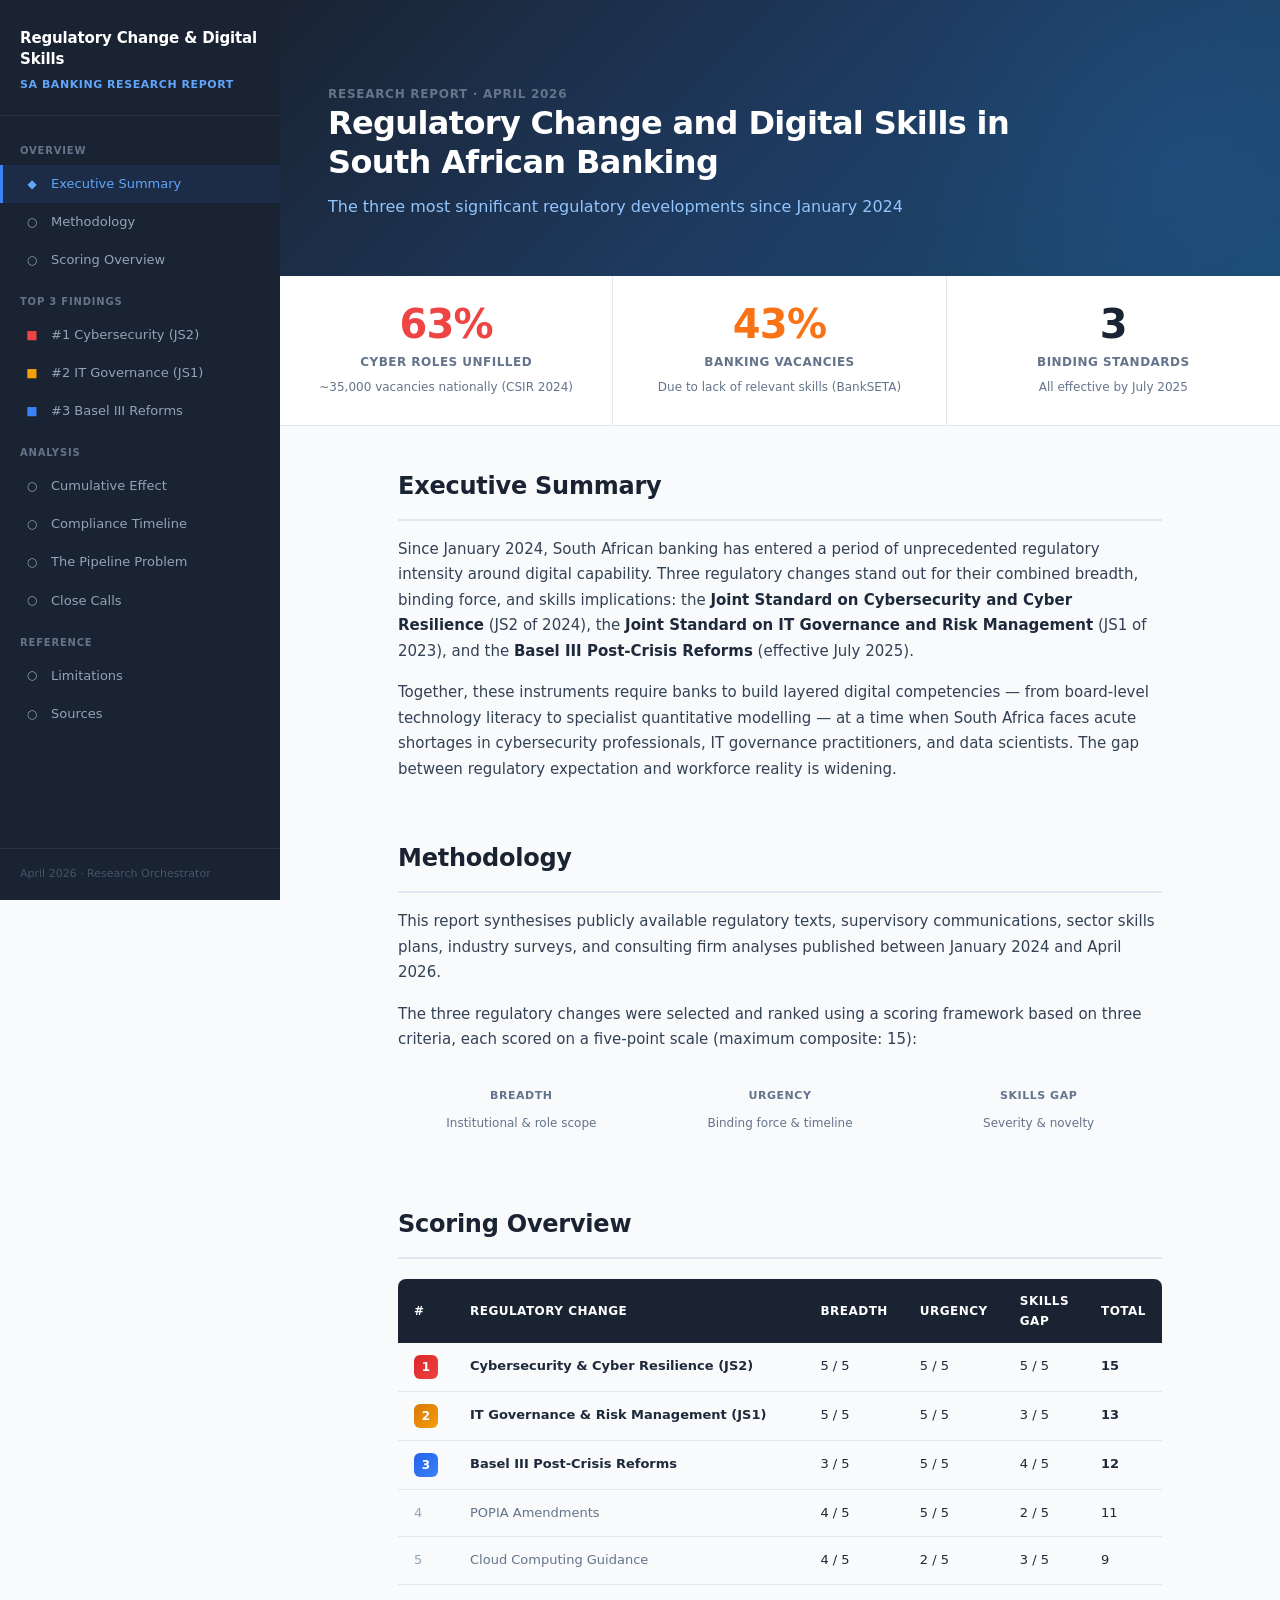
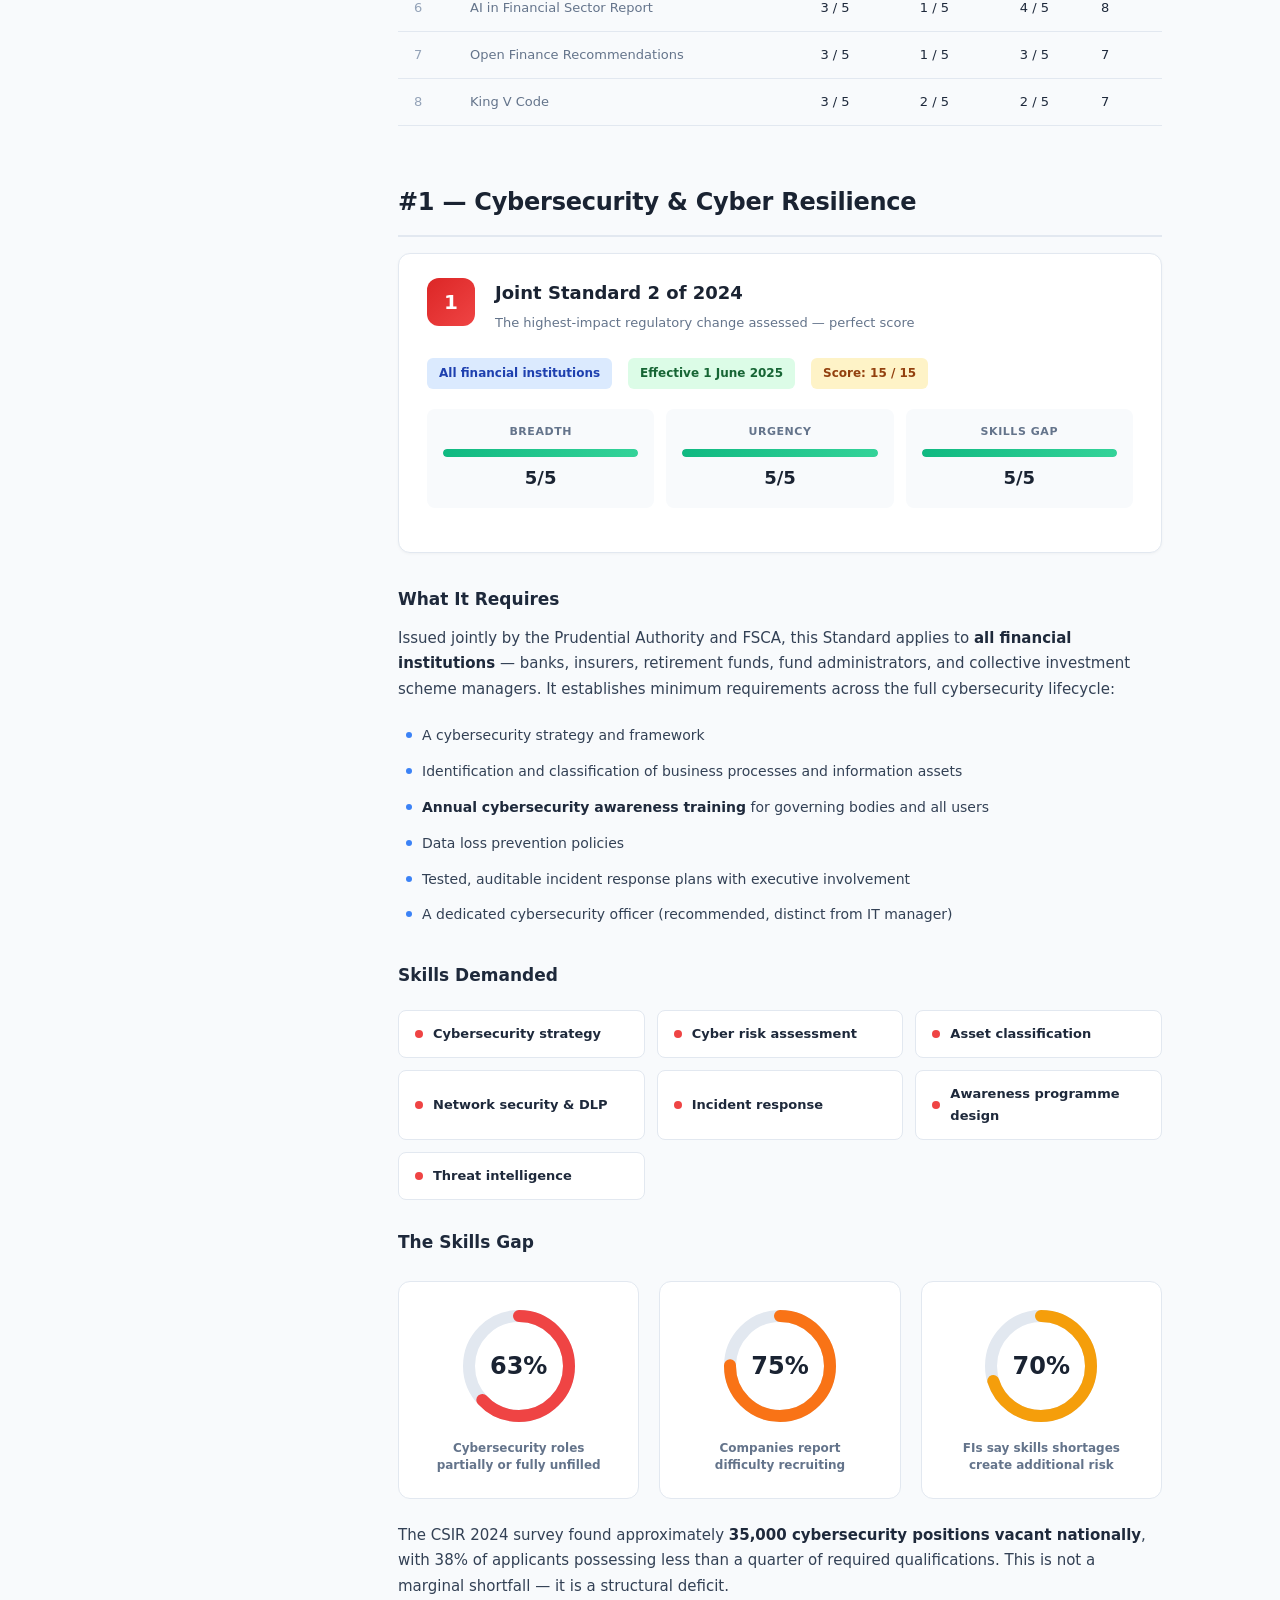
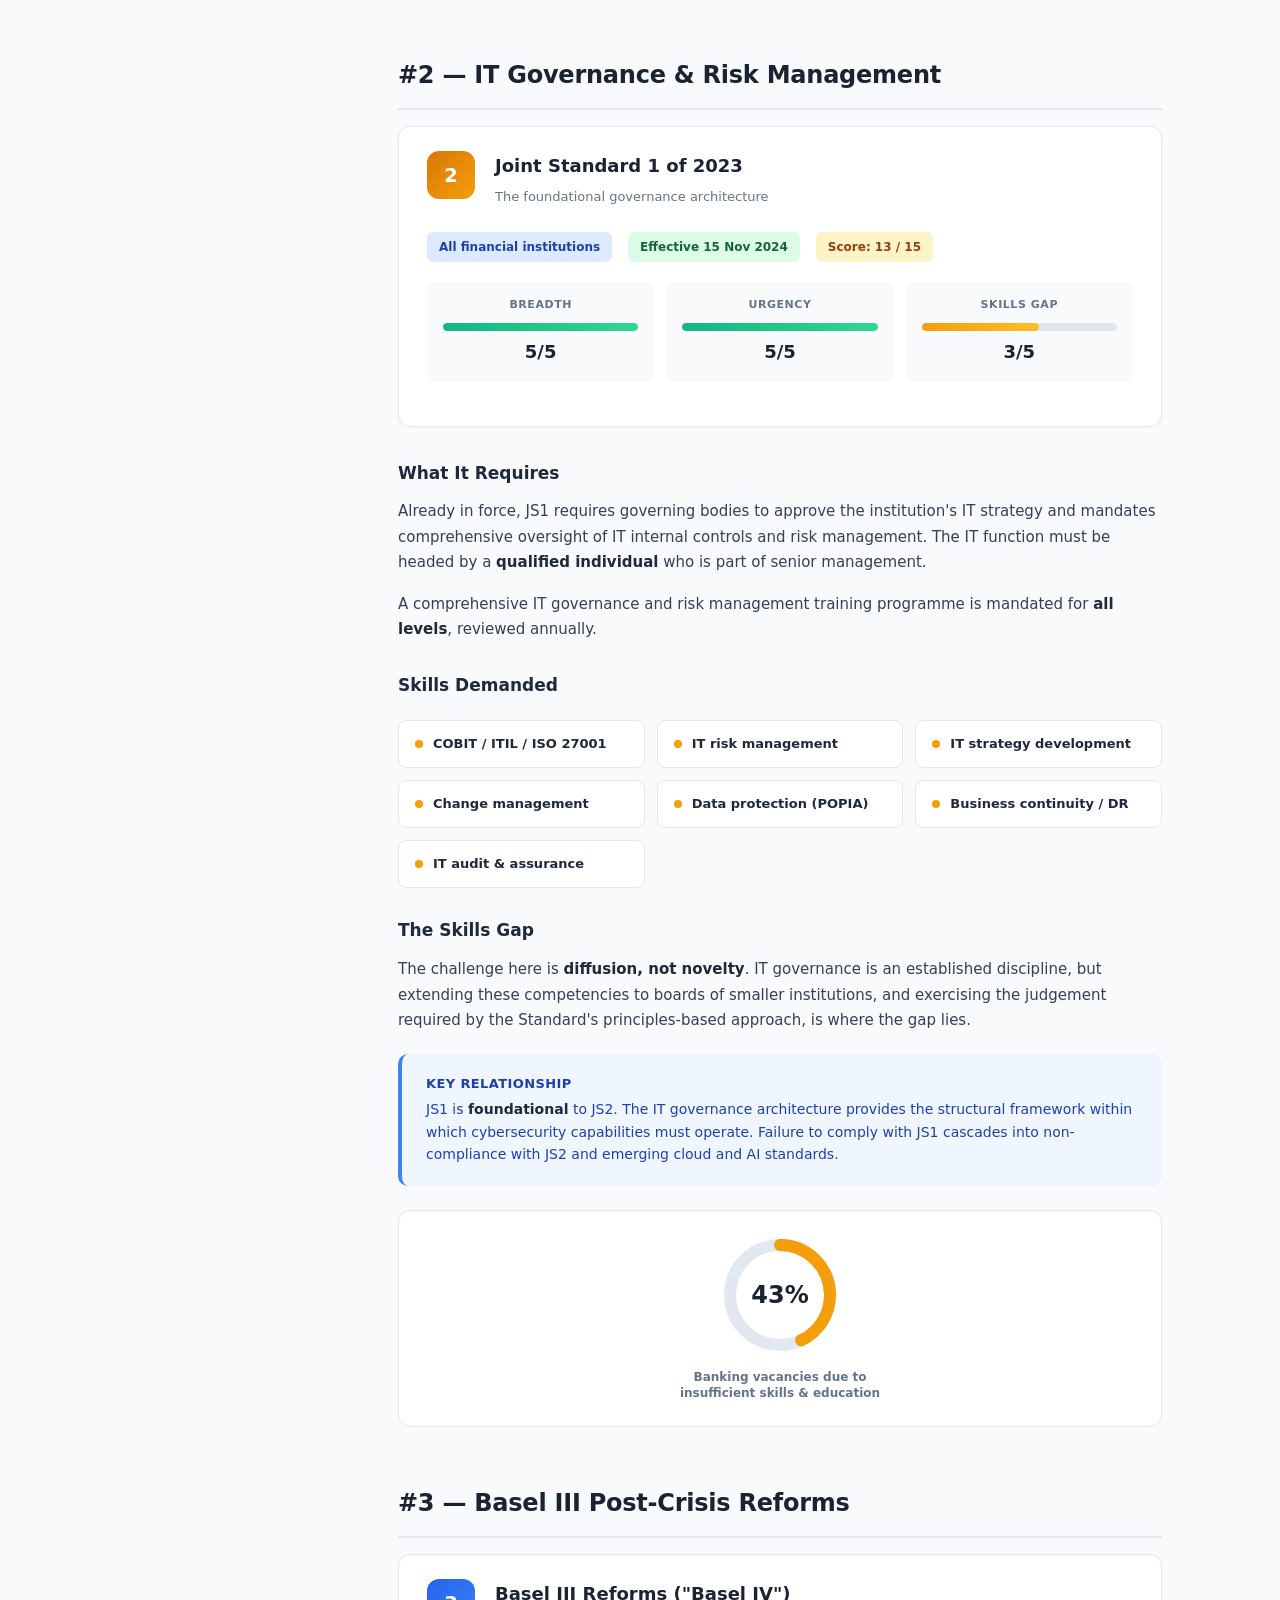
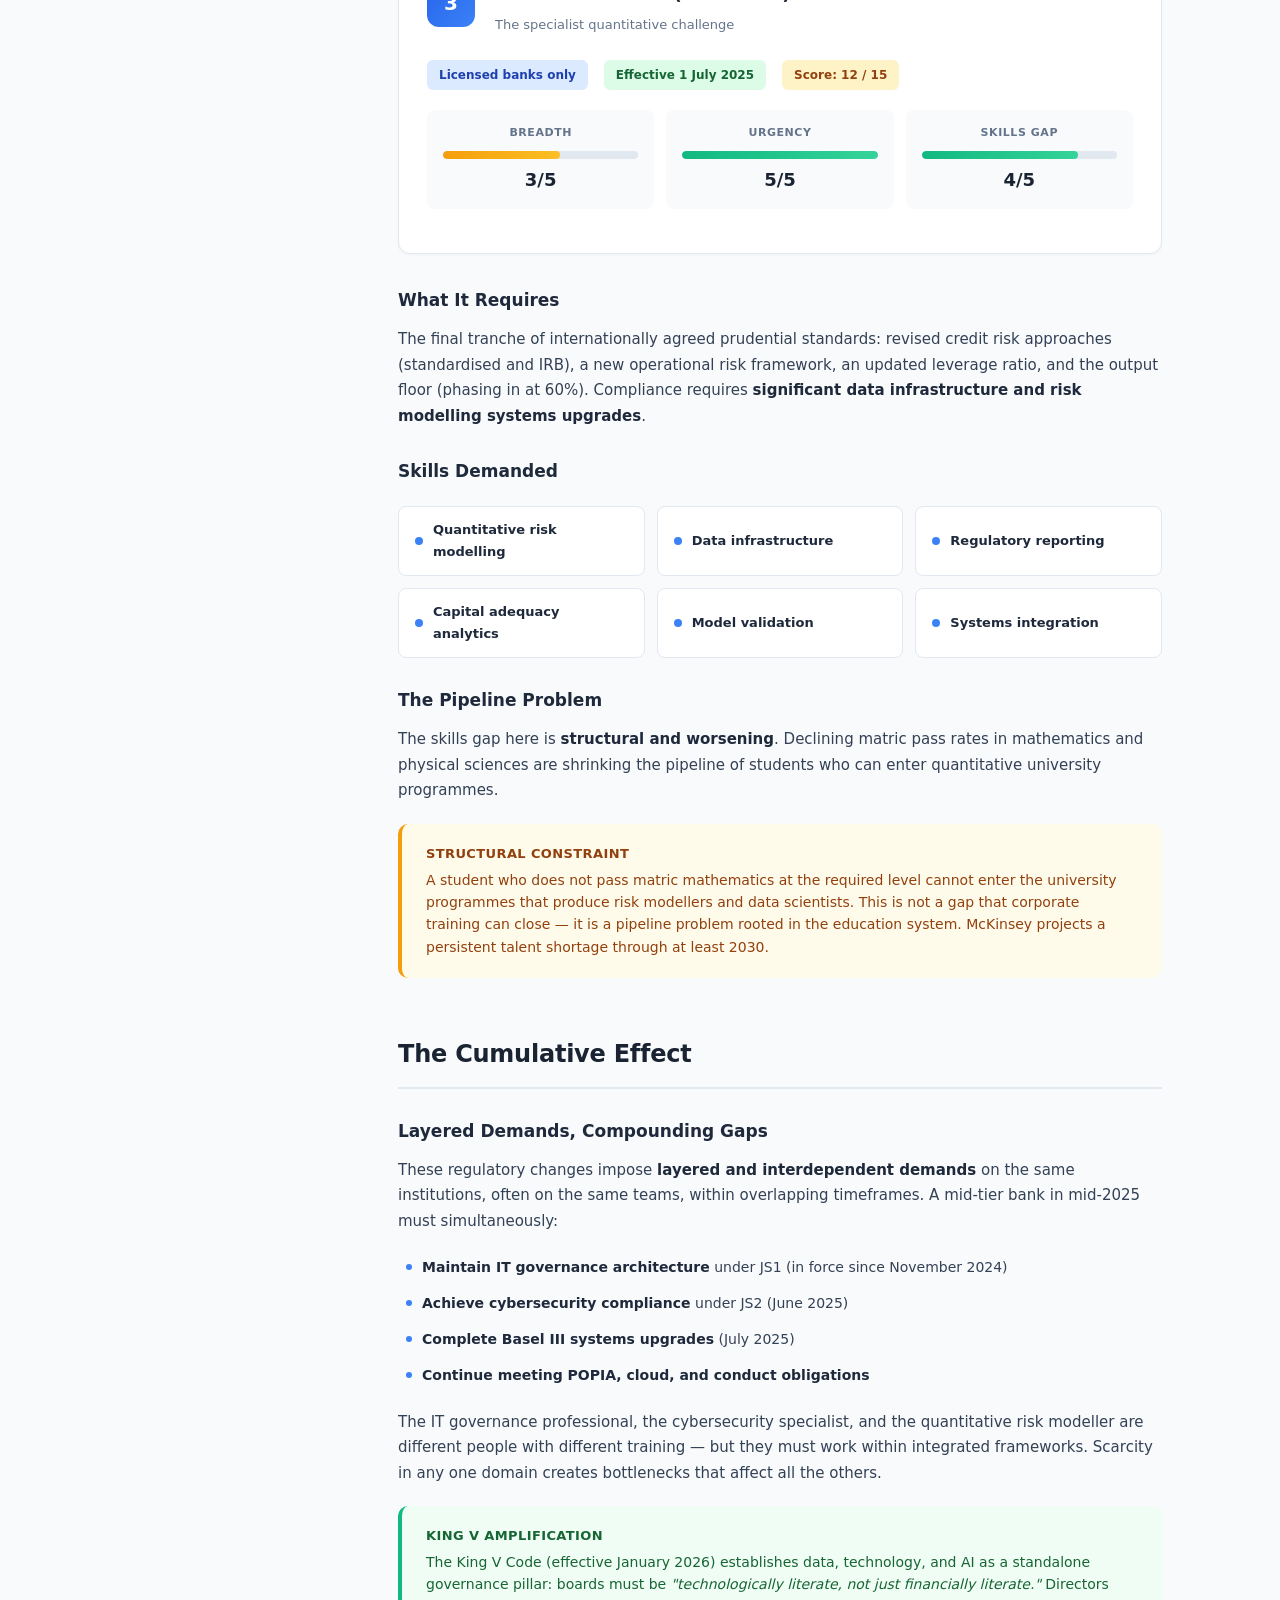
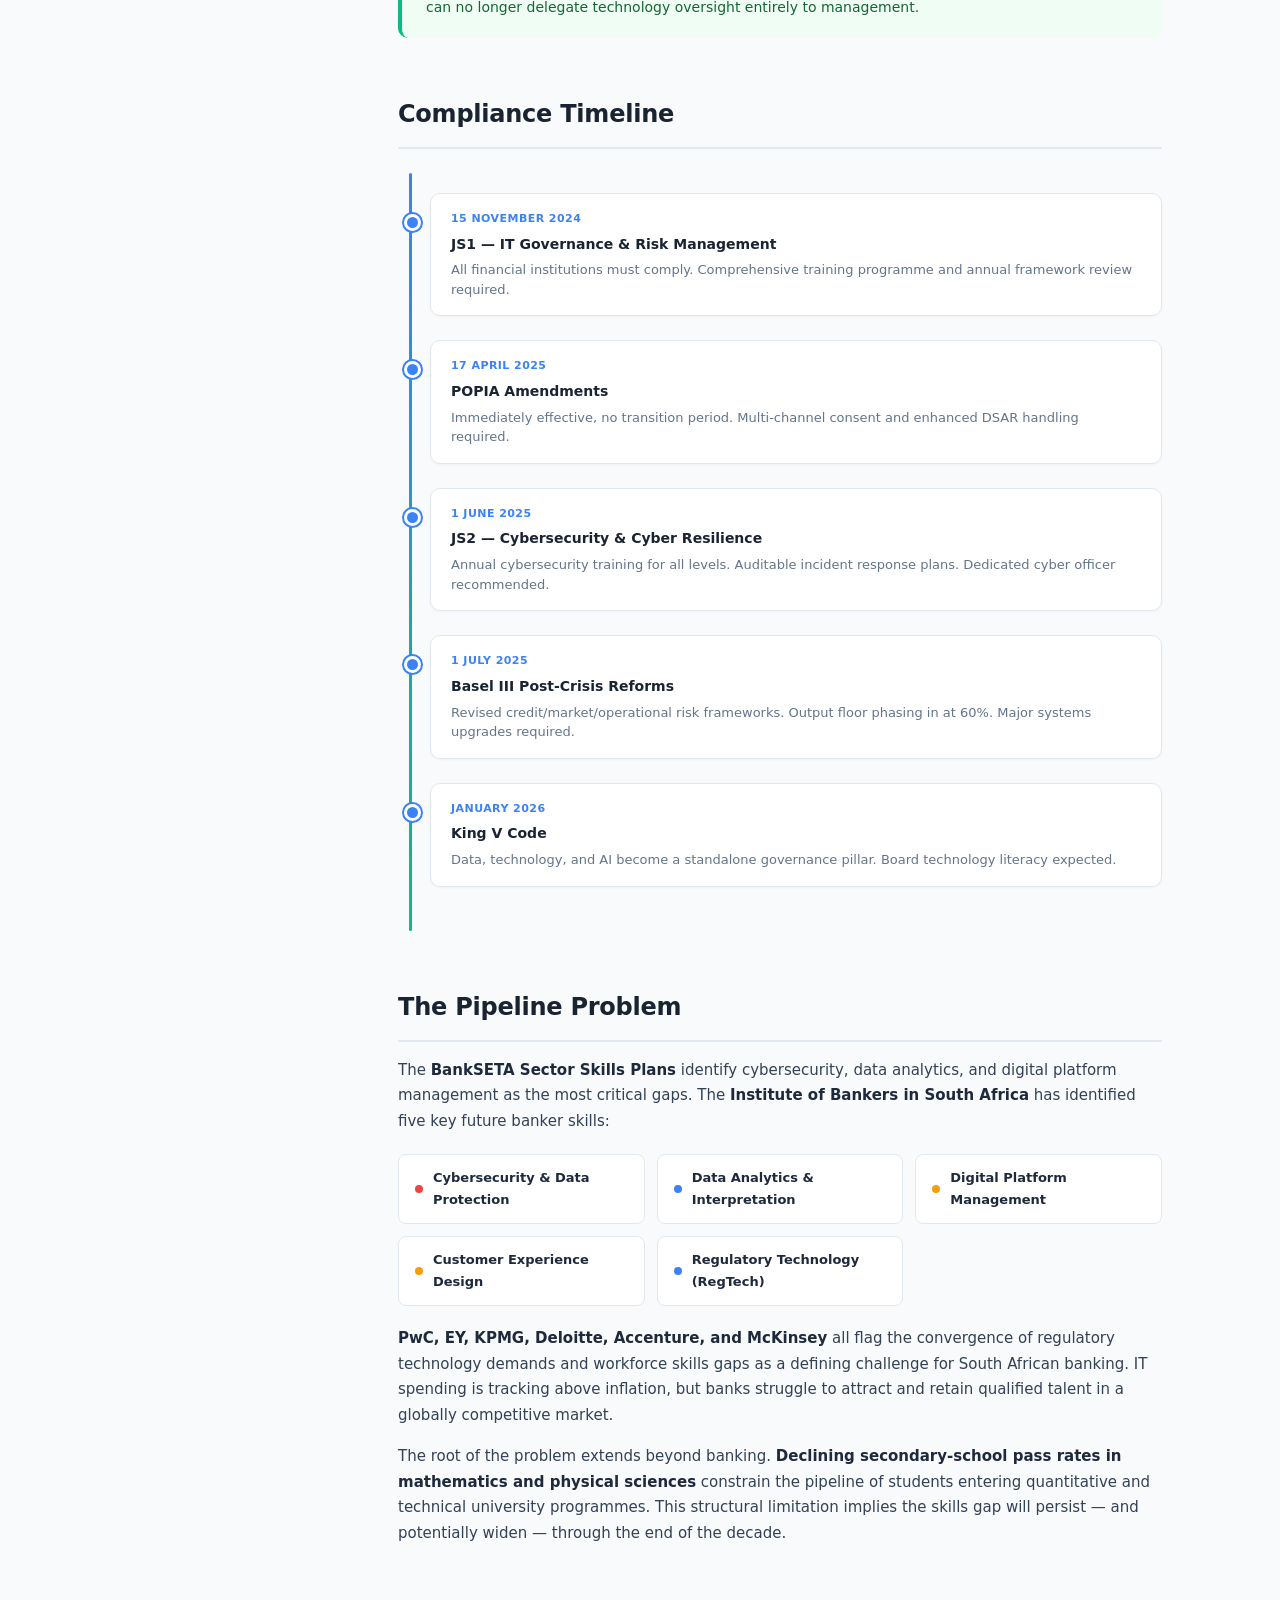
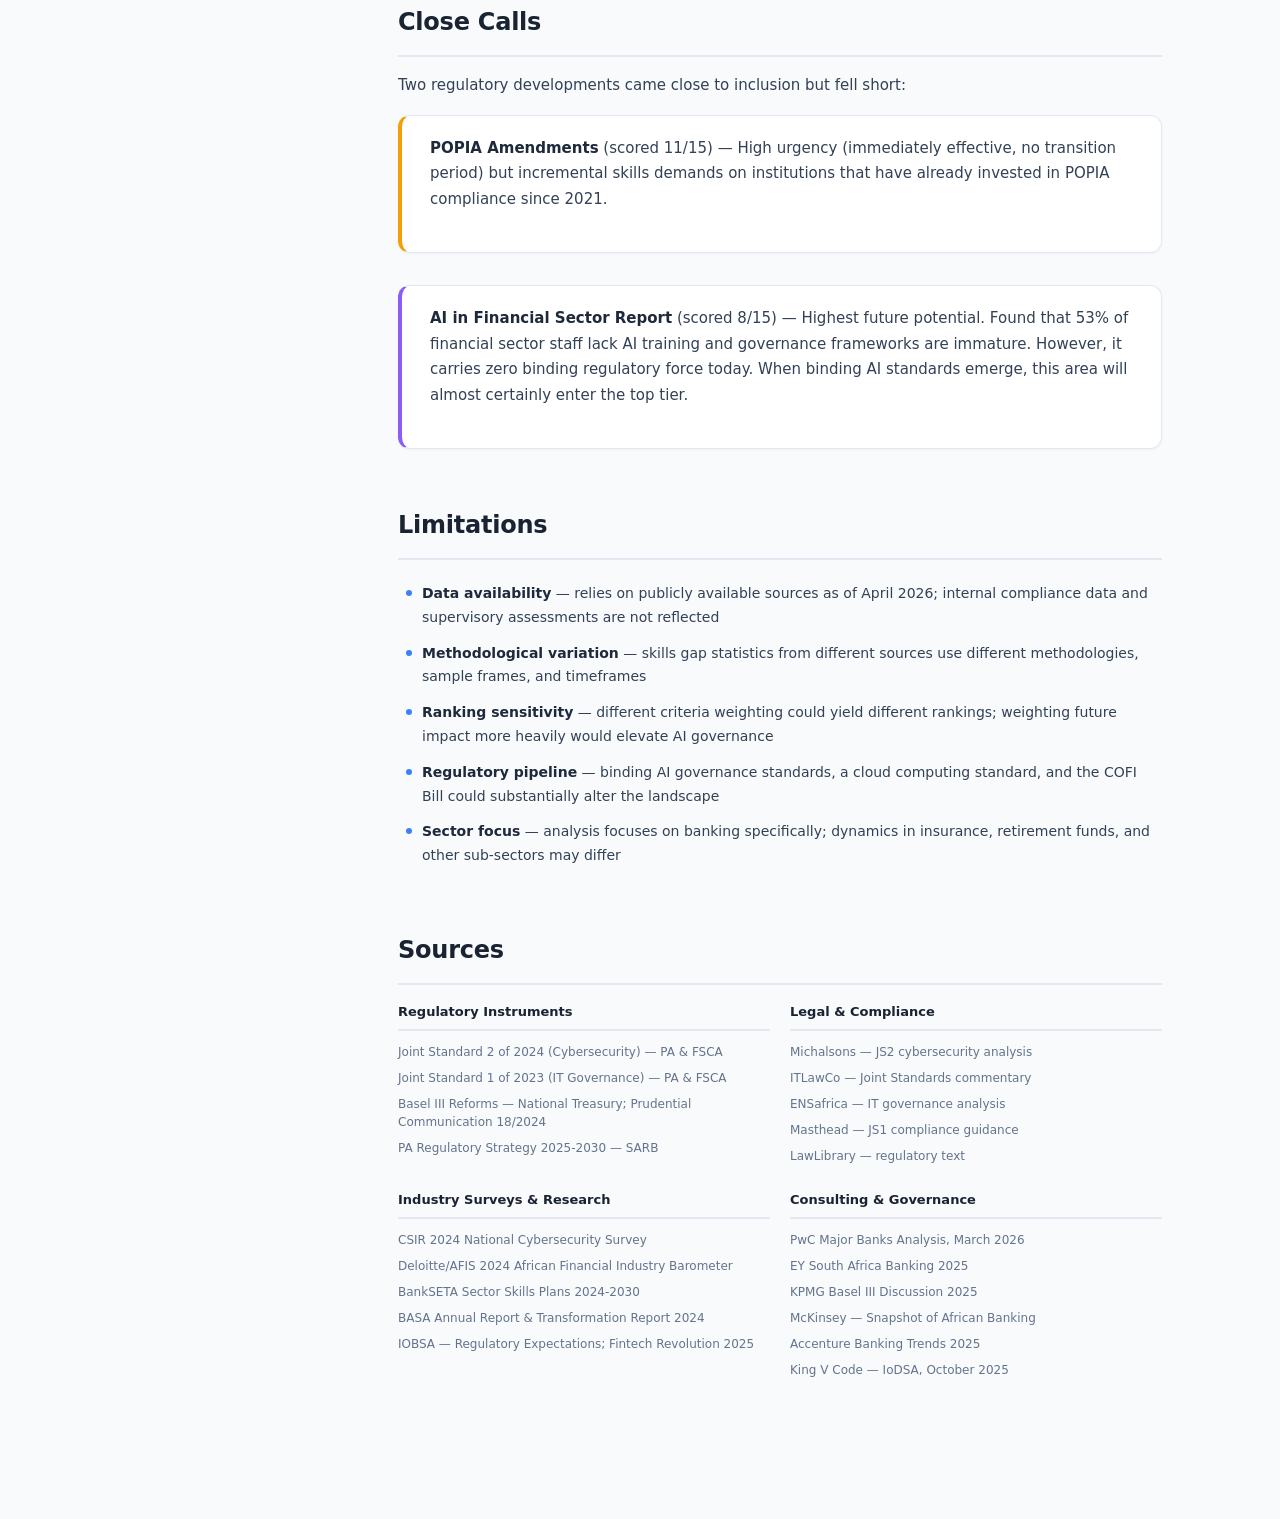
<file: BankingRegulationApp.html>
<!DOCTYPE html>
<html lang="en">
<head>
<meta charset="UTF-8">
<meta name="viewport" content="width=device-width, initial-scale=1.0">
<title>Regulatory Change &amp; Digital Skills in SA Banking</title>
<style>
  :root {
    --navy: #1a2332;
    --navy-light: #243044;
    --navy-hover: #2d3d56;
    --accent: #3b82f6;
    --accent-light: #60a5fa;
    --gold: #f59e0b;
    --green: #10b981;
    --red: #ef4444;
    --orange: #f97316;
    --bg: #f8fafc;
    --card: #ffffff;
    --text: #1e293b;
    --text-muted: #64748b;
    --border: #e2e8f0;
    --sidebar-w: 280px;
  }

  * { margin: 0; padding: 0; box-sizing: border-box; }

  html { scroll-behavior: smooth; scroll-padding-top: 24px; }

  body {
    font-family: 'Segoe UI', system-ui, -apple-system, sans-serif;
    background: var(--bg);
    color: var(--text);
    line-height: 1.7;
  }

  /* --- Sidebar --- */
  .sidebar {
    position: fixed;
    top: 0; left: 0;
    width: var(--sidebar-w);
    height: 100vh;
    background: var(--navy);
    color: #cbd5e1;
    overflow-y: auto;
    z-index: 100;
    display: flex;
    flex-direction: column;
  }

  .sidebar-header {
    padding: 28px 20px 20px;
    border-bottom: 1px solid rgba(255,255,255,0.08);
  }

  .sidebar-header h2 {
    color: #fff;
    font-size: 15px;
    font-weight: 700;
    line-height: 1.4;
    letter-spacing: -0.01em;
  }

  .sidebar-header .subtitle {
    font-size: 11px;
    color: var(--accent-light);
    margin-top: 6px;
    text-transform: uppercase;
    letter-spacing: 0.05em;
    font-weight: 600;
  }

  .sidebar nav { flex: 1; padding: 12px 0; }

  .nav-group-label {
    padding: 14px 20px 6px;
    font-size: 10px;
    text-transform: uppercase;
    letter-spacing: 0.08em;
    color: #64748b;
    font-weight: 700;
  }

  .sidebar nav a {
    display: flex;
    align-items: center;
    gap: 10px;
    padding: 8px 20px;
    color: #94a3b8;
    text-decoration: none;
    font-size: 13px;
    font-weight: 500;
    transition: all 0.15s;
    border-left: 3px solid transparent;
  }

  .sidebar nav a:hover {
    background: var(--navy-hover);
    color: #e2e8f0;
  }

  .sidebar nav a.active {
    background: rgba(59,130,246,0.1);
    color: var(--accent-light);
    border-left-color: var(--accent);
  }

  .nav-icon {
    width: 18px;
    height: 18px;
    flex-shrink: 0;
    display: flex;
    align-items: center;
    justify-content: center;
    font-size: 12px;
  }

  .sidebar-footer {
    padding: 16px 20px;
    border-top: 1px solid rgba(255,255,255,0.08);
    font-size: 11px;
    color: #475569;
  }

  /* --- Main content --- */
  .main {
    margin-left: var(--sidebar-w);
    min-height: 100vh;
  }

  /* Hero */
  .hero {
    background: linear-gradient(135deg, var(--navy) 0%, #1e3a5f 50%, #1a4a6e 100%);
    color: white;
    padding: 64px 48px 56px;
    position: relative;
    overflow: hidden;
  }

  .hero::before {
    content: '';
    position: absolute;
    top: -50%; right: -20%;
    width: 600px; height: 600px;
    background: radial-gradient(circle, rgba(59,130,246,0.12) 0%, transparent 70%);
    border-radius: 50%;
  }

  .hero h1 {
    font-size: 32px;
    font-weight: 800;
    line-height: 1.2;
    letter-spacing: -0.02em;
    max-width: 700px;
    position: relative;
  }

  .hero .hero-sub {
    font-size: 16px;
    color: #93c5fd;
    margin-top: 12px;
    font-weight: 400;
    position: relative;
  }

  .hero .hero-date {
    margin-top: 20px;
    font-size: 12px;
    color: #64748b;
    text-transform: uppercase;
    letter-spacing: 0.06em;
    font-weight: 600;
    position: relative;
  }

  /* Key stats strip */
  .stats-strip {
    display: grid;
    grid-template-columns: repeat(3, 1fr);
    gap: 0;
    border-bottom: 1px solid var(--border);
  }

  .stat-card {
    padding: 28px 32px;
    text-align: center;
    border-right: 1px solid var(--border);
    background: white;
  }

  .stat-card:last-child { border-right: none; }

  .stat-number {
    font-size: 40px;
    font-weight: 800;
    letter-spacing: -0.02em;
    line-height: 1;
  }

  .stat-number.red { color: var(--red); }
  .stat-number.orange { color: var(--orange); }
  .stat-number.navy { color: var(--navy); }

  .stat-label {
    font-size: 12px;
    color: var(--text-muted);
    margin-top: 8px;
    font-weight: 600;
    text-transform: uppercase;
    letter-spacing: 0.04em;
  }

  .stat-detail {
    font-size: 12px;
    color: var(--text-muted);
    margin-top: 4px;
  }

  /* Content area */
  .content {
    max-width: 860px;
    margin: 0 auto;
    padding: 40px 48px 80px;
  }

  .content section { margin-bottom: 56px; }

  .content h2 {
    font-size: 24px;
    font-weight: 800;
    color: var(--navy);
    margin-bottom: 16px;
    letter-spacing: -0.01em;
    padding-bottom: 12px;
    border-bottom: 2px solid var(--border);
  }

  .content h3 {
    font-size: 17px;
    font-weight: 700;
    color: var(--text);
    margin: 28px 0 12px;
  }

  .content p {
    margin-bottom: 16px;
    font-size: 15px;
    color: #334155;
  }

  .content ul {
    margin: 0 0 16px 0;
    padding: 0;
    list-style: none;
  }

  .content ul li {
    padding: 6px 0 6px 24px;
    position: relative;
    font-size: 14px;
    color: #334155;
  }

  .content ul li::before {
    content: '';
    position: absolute;
    left: 8px;
    top: 14px;
    width: 6px; height: 6px;
    border-radius: 50%;
    background: var(--accent);
  }

  .content strong { color: var(--text); }

  /* Regulation cards */
  .reg-card {
    background: white;
    border-radius: 12px;
    border: 1px solid var(--border);
    overflow: hidden;
    margin-bottom: 32px;
    box-shadow: 0 1px 3px rgba(0,0,0,0.04);
  }

  .reg-card-header {
    padding: 24px 28px;
    display: flex;
    align-items: flex-start;
    gap: 20px;
  }

  .rank-badge {
    width: 48px; height: 48px;
    border-radius: 12px;
    display: flex;
    align-items: center;
    justify-content: center;
    font-size: 20px;
    font-weight: 800;
    color: white;
    flex-shrink: 0;
  }

  .rank-1 { background: linear-gradient(135deg, #dc2626, #ef4444); }
  .rank-2 { background: linear-gradient(135deg, #d97706, #f59e0b); }
  .rank-3 { background: linear-gradient(135deg, #2563eb, #3b82f6); }

  .reg-card-title h3 {
    font-size: 18px;
    font-weight: 700;
    color: var(--navy);
    margin: 0 0 4px;
  }

  .reg-card-title .tagline {
    font-size: 13px;
    color: var(--text-muted);
    font-weight: 500;
  }

  .reg-card-body { padding: 0 28px 24px; }

  .meta-row {
    display: flex;
    gap: 16px;
    flex-wrap: wrap;
    margin-bottom: 20px;
  }

  .meta-tag {
    display: inline-flex;
    align-items: center;
    gap: 6px;
    padding: 5px 12px;
    border-radius: 6px;
    font-size: 12px;
    font-weight: 600;
    background: #f1f5f9;
    color: #475569;
  }

  .meta-tag.effective { background: #dcfce7; color: #166534; }
  .meta-tag.scope { background: #dbeafe; color: #1e40af; }
  .meta-tag.score { background: #fef3c7; color: #92400e; }

  /* Score bars */
  .score-grid {
    display: grid;
    grid-template-columns: 1fr 1fr 1fr;
    gap: 12px;
    margin: 20px 0;
  }

  .score-item {
    background: #f8fafc;
    border-radius: 8px;
    padding: 14px 16px;
    text-align: center;
  }

  .score-item .score-label {
    font-size: 11px;
    text-transform: uppercase;
    letter-spacing: 0.05em;
    color: var(--text-muted);
    font-weight: 700;
    margin-bottom: 8px;
  }

  .score-bar-track {
    height: 8px;
    background: #e2e8f0;
    border-radius: 4px;
    overflow: hidden;
    margin-bottom: 6px;
  }

  .score-bar-fill {
    height: 100%;
    border-radius: 4px;
    transition: width 1s ease;
  }

  .score-bar-fill.high { background: linear-gradient(90deg, #10b981, #34d399); }
  .score-bar-fill.mid { background: linear-gradient(90deg, #f59e0b, #fbbf24); }
  .score-bar-fill.low { background: linear-gradient(90deg, #94a3b8, #cbd5e1); }

  .score-value {
    font-size: 18px;
    font-weight: 800;
    color: var(--navy);
  }

  /* Donut charts */
  .chart-row {
    display: grid;
    grid-template-columns: repeat(auto-fit, minmax(180px, 1fr));
    gap: 20px;
    margin: 24px 0;
  }

  .donut-card {
    background: white;
    border: 1px solid var(--border);
    border-radius: 12px;
    padding: 24px 20px;
    text-align: center;
  }

  .donut-wrapper {
    width: 120px; height: 120px;
    margin: 0 auto 14px;
    position: relative;
  }

  .donut-wrapper svg { transform: rotate(-90deg); }

  .donut-center {
    position: absolute;
    top: 50%; left: 50%;
    transform: translate(-50%, -50%);
    font-size: 24px;
    font-weight: 800;
    color: var(--navy);
  }

  .donut-label {
    font-size: 12px;
    font-weight: 600;
    color: var(--text-muted);
    line-height: 1.4;
  }

  /* Comparison table */
  .comparison-table {
    width: 100%;
    border-collapse: collapse;
    margin: 20px 0;
    font-size: 13px;
  }

  .comparison-table th {
    background: var(--navy);
    color: white;
    padding: 12px 16px;
    text-align: left;
    font-weight: 700;
    font-size: 12px;
    text-transform: uppercase;
    letter-spacing: 0.04em;
  }

  .comparison-table th:first-child { border-radius: 8px 0 0 0; }
  .comparison-table th:last-child { border-radius: 0 8px 0 0; }

  .comparison-table td {
    padding: 12px 16px;
    border-bottom: 1px solid var(--border);
    vertical-align: top;
  }

  .comparison-table tr:nth-child(even) td { background: #f8fafc; }
  .comparison-table tr:last-child td:first-child { border-radius: 0 0 0 8px; }
  .comparison-table tr:last-child td:last-child { border-radius: 0 0 8px 0; }

  .comparison-table .rank-num {
    display: inline-flex;
    width: 24px; height: 24px;
    border-radius: 6px;
    align-items: center;
    justify-content: center;
    font-weight: 800;
    font-size: 12px;
    color: white;
  }

  /* Timeline */
  .timeline {
    position: relative;
    padding: 20px 0 20px 32px;
    margin: 24px 0;
  }

  .timeline::before {
    content: '';
    position: absolute;
    left: 11px; top: 0; bottom: 0;
    width: 3px;
    background: linear-gradient(to bottom, var(--accent), var(--green));
    border-radius: 2px;
  }

  .timeline-item {
    position: relative;
    margin-bottom: 24px;
    padding: 16px 20px;
    background: white;
    border: 1px solid var(--border);
    border-radius: 10px;
    box-shadow: 0 1px 3px rgba(0,0,0,0.04);
  }

  .timeline-item::before {
    content: '';
    position: absolute;
    left: -27px; top: 20px;
    width: 11px; height: 11px;
    border-radius: 50%;
    background: var(--accent);
    border: 3px solid white;
    box-shadow: 0 0 0 2px var(--accent);
  }

  .timeline-date {
    font-size: 11px;
    font-weight: 700;
    color: var(--accent);
    text-transform: uppercase;
    letter-spacing: 0.04em;
    margin-bottom: 4px;
  }

  .timeline-title {
    font-size: 14px;
    font-weight: 700;
    color: var(--navy);
    margin-bottom: 4px;
  }

  .timeline-desc {
    font-size: 13px;
    color: var(--text-muted);
    line-height: 1.5;
  }

  /* Callout boxes */
  .callout {
    padding: 20px 24px;
    border-radius: 10px;
    margin: 20px 0;
    font-size: 14px;
    line-height: 1.6;
  }

  .callout.info {
    background: #eff6ff;
    border-left: 4px solid var(--accent);
    color: #1e40af;
  }

  .callout.warning {
    background: #fffbeb;
    border-left: 4px solid var(--gold);
    color: #92400e;
  }

  .callout.insight {
    background: #f0fdf4;
    border-left: 4px solid var(--green);
    color: #166534;
  }

  .callout-title {
    font-weight: 700;
    margin-bottom: 4px;
    font-size: 13px;
    text-transform: uppercase;
    letter-spacing: 0.03em;
  }

  /* Skills matrix */
  .skills-grid {
    display: grid;
    grid-template-columns: repeat(auto-fill, minmax(220px, 1fr));
    gap: 12px;
    margin: 20px 0;
  }

  .skill-pill {
    display: flex;
    align-items: center;
    gap: 10px;
    padding: 12px 16px;
    background: white;
    border: 1px solid var(--border);
    border-radius: 8px;
    font-size: 13px;
    font-weight: 600;
    color: var(--text);
  }

  .skill-dot {
    width: 8px; height: 8px;
    border-radius: 50%;
    flex-shrink: 0;
  }

  .skill-dot.cyber { background: var(--red); }
  .skill-dot.gov { background: var(--gold); }
  .skill-dot.quant { background: var(--accent); }

  /* Sources section */
  .sources-grid {
    display: grid;
    grid-template-columns: 1fr 1fr;
    gap: 20px;
    margin-top: 16px;
  }

  .source-group h4 {
    font-size: 13px;
    font-weight: 700;
    color: var(--navy);
    margin-bottom: 8px;
    padding-bottom: 6px;
    border-bottom: 2px solid var(--border);
  }

  .source-group ul {
    list-style: none;
    padding: 0;
    margin: 0;
  }

  .source-group ul li {
    padding: 4px 0;
    font-size: 12px;
    color: var(--text-muted);
    line-height: 1.5;
  }

  .source-group ul li::before {
    content: none;
  }

  /* Mobile */
  .mobile-menu-btn {
    display: none;
    position: fixed;
    top: 12px; left: 12px;
    z-index: 200;
    width: 40px; height: 40px;
    background: var(--navy);
    color: white;
    border: none;
    border-radius: 8px;
    font-size: 20px;
    cursor: pointer;
    align-items: center;
    justify-content: center;
  }

  @media (max-width: 900px) {
    .sidebar { transform: translateX(-100%); transition: transform 0.3s; }
    .sidebar.open { transform: translateX(0); }
    .mobile-menu-btn { display: flex; }
    .main { margin-left: 0; }
    .hero { padding: 56px 24px 40px; }
    .hero h1 { font-size: 24px; }
    .stats-strip { grid-template-columns: 1fr; }
    .stat-card { border-right: none; border-bottom: 1px solid var(--border); }
    .content { padding: 24px 20px 60px; }
    .chart-row { grid-template-columns: 1fr 1fr; }
    .sources-grid { grid-template-columns: 1fr; }
    .score-grid { grid-template-columns: 1fr; }
  }
</style>
</head>
<body>

<button class="mobile-menu-btn" onclick="document.querySelector('.sidebar').classList.toggle('open')">&#9776;</button>

<!-- Sidebar -->
<aside class="sidebar">
  <div class="sidebar-header">
    <h2>Regulatory Change &amp; Digital Skills</h2>
    <div class="subtitle">SA Banking Research Report</div>
  </div>
  <nav>
    <div class="nav-group-label">Overview</div>
    <a href="#hero" class="active"><span class="nav-icon">&#9670;</span> Executive Summary</a>
    <a href="#methodology"><span class="nav-icon">&#9675;</span> Methodology</a>
    <a href="#scoring"><span class="nav-icon">&#9675;</span> Scoring Overview</a>

    <div class="nav-group-label">Top 3 Findings</div>
    <a href="#js2"><span class="nav-icon" style="color:#ef4444">&#9632;</span> #1 Cybersecurity (JS2)</a>
    <a href="#js1"><span class="nav-icon" style="color:#f59e0b">&#9632;</span> #2 IT Governance (JS1)</a>
    <a href="#basel"><span class="nav-icon" style="color:#3b82f6">&#9632;</span> #3 Basel III Reforms</a>

    <div class="nav-group-label">Analysis</div>
    <a href="#cross-cutting"><span class="nav-icon">&#9675;</span> Cumulative Effect</a>
    <a href="#timeline"><span class="nav-icon">&#9675;</span> Compliance Timeline</a>
    <a href="#pipeline"><span class="nav-icon">&#9675;</span> The Pipeline Problem</a>
    <a href="#excluded"><span class="nav-icon">&#9675;</span> Close Calls</a>

    <div class="nav-group-label">Reference</div>
    <a href="#limitations"><span class="nav-icon">&#9675;</span> Limitations</a>
    <a href="#sources"><span class="nav-icon">&#9675;</span> Sources</a>
  </nav>
  <div class="sidebar-footer">April 2026 &middot; Research Orchestrator</div>
</aside>

<!-- Main -->
<div class="main">

  <!-- Hero -->
  <header class="hero" id="hero">
    <div class="hero-date">Research Report &middot; April 2026</div>
    <h1>Regulatory Change and Digital Skills in South African Banking</h1>
    <p class="hero-sub">The three most significant regulatory developments since January 2024</p>
  </header>

  <!-- Key Stats -->
  <div class="stats-strip">
    <div class="stat-card">
      <div class="stat-number red">63%</div>
      <div class="stat-label">Cyber roles unfilled</div>
      <div class="stat-detail">~35,000 vacancies nationally (CSIR 2024)</div>
    </div>
    <div class="stat-card">
      <div class="stat-number orange">43%</div>
      <div class="stat-label">Banking vacancies</div>
      <div class="stat-detail">Due to lack of relevant skills (BankSETA)</div>
    </div>
    <div class="stat-card">
      <div class="stat-number navy">3</div>
      <div class="stat-label">Binding standards</div>
      <div class="stat-detail">All effective by July 2025</div>
    </div>
  </div>

  <div class="content">

    <!-- Executive Summary -->
    <section id="summary">
      <h2>Executive Summary</h2>
      <p>Since January 2024, South African banking has entered a period of unprecedented regulatory intensity around digital capability. Three regulatory changes stand out for their combined breadth, binding force, and skills implications: the <strong>Joint Standard on Cybersecurity and Cyber Resilience</strong> (JS2 of 2024), the <strong>Joint Standard on IT Governance and Risk Management</strong> (JS1 of 2023), and the <strong>Basel III Post-Crisis Reforms</strong> (effective July 2025).</p>
      <p>Together, these instruments require banks to build layered digital competencies &mdash; from board-level technology literacy to specialist quantitative modelling &mdash; at a time when South Africa faces acute shortages in cybersecurity professionals, IT governance practitioners, and data scientists. The gap between regulatory expectation and workforce reality is widening.</p>
    </section>

    <!-- Methodology -->
    <section id="methodology">
      <h2>Methodology</h2>
      <p>This report synthesises publicly available regulatory texts, supervisory communications, sector skills plans, industry surveys, and consulting firm analyses published between January 2024 and April 2026.</p>
      <p>The three regulatory changes were selected and ranked using a scoring framework based on three criteria, each scored on a five-point scale (maximum composite: 15):</p>
      <div class="score-grid">
        <div class="score-item">
          <div class="score-label">Breadth</div>
          <p style="font-size:12px;color:#64748b;margin:4px 0 0">Institutional &amp; role scope</p>
        </div>
        <div class="score-item">
          <div class="score-label">Urgency</div>
          <p style="font-size:12px;color:#64748b;margin:4px 0 0">Binding force &amp; timeline</p>
        </div>
        <div class="score-item">
          <div class="score-label">Skills Gap</div>
          <p style="font-size:12px;color:#64748b;margin:4px 0 0">Severity &amp; novelty</p>
        </div>
      </div>
    </section>

    <!-- Scoring Overview -->
    <section id="scoring">
      <h2>Scoring Overview</h2>
      <table class="comparison-table">
        <thead>
          <tr>
            <th style="width:36px">#</th>
            <th>Regulatory Change</th>
            <th style="width:70px">Breadth</th>
            <th style="width:70px">Urgency</th>
            <th style="width:80px">Skills Gap</th>
            <th style="width:70px">Total</th>
          </tr>
        </thead>
        <tbody>
          <tr>
            <td><span class="rank-num rank-1">1</span></td>
            <td><strong>Cybersecurity &amp; Cyber Resilience (JS2)</strong></td>
            <td>5 / 5</td>
            <td>5 / 5</td>
            <td>5 / 5</td>
            <td><strong>15</strong></td>
          </tr>
          <tr>
            <td><span class="rank-num rank-2">2</span></td>
            <td><strong>IT Governance &amp; Risk Management (JS1)</strong></td>
            <td>5 / 5</td>
            <td>5 / 5</td>
            <td>3 / 5</td>
            <td><strong>13</strong></td>
          </tr>
          <tr>
            <td><span class="rank-num rank-3">3</span></td>
            <td><strong>Basel III Post-Crisis Reforms</strong></td>
            <td>3 / 5</td>
            <td>5 / 5</td>
            <td>4 / 5</td>
            <td><strong>12</strong></td>
          </tr>
          <tr>
            <td style="color:#94a3b8">4</td>
            <td style="color:#64748b">POPIA Amendments</td>
            <td>4 / 5</td>
            <td>5 / 5</td>
            <td>2 / 5</td>
            <td>11</td>
          </tr>
          <tr>
            <td style="color:#94a3b8">5</td>
            <td style="color:#64748b">Cloud Computing Guidance</td>
            <td>4 / 5</td>
            <td>2 / 5</td>
            <td>3 / 5</td>
            <td>9</td>
          </tr>
          <tr>
            <td style="color:#94a3b8">6</td>
            <td style="color:#64748b">AI in Financial Sector Report</td>
            <td>3 / 5</td>
            <td>1 / 5</td>
            <td>4 / 5</td>
            <td>8</td>
          </tr>
          <tr>
            <td style="color:#94a3b8">7</td>
            <td style="color:#64748b">Open Finance Recommendations</td>
            <td>3 / 5</td>
            <td>1 / 5</td>
            <td>3 / 5</td>
            <td>7</td>
          </tr>
          <tr>
            <td style="color:#94a3b8">8</td>
            <td style="color:#64748b">King V Code</td>
            <td>3 / 5</td>
            <td>2 / 5</td>
            <td>2 / 5</td>
            <td>7</td>
          </tr>
        </tbody>
      </table>
    </section>

    <!-- #1 Cybersecurity -->
    <section id="js2">
      <h2>#1 &mdash; Cybersecurity &amp; Cyber Resilience</h2>

      <div class="reg-card">
        <div class="reg-card-header">
          <div class="rank-badge rank-1">1</div>
          <div class="reg-card-title">
            <h3>Joint Standard 2 of 2024</h3>
            <div class="tagline">The highest-impact regulatory change assessed &mdash; perfect score</div>
          </div>
        </div>
        <div class="reg-card-body">
          <div class="meta-row">
            <span class="meta-tag scope">All financial institutions</span>
            <span class="meta-tag effective">Effective 1 June 2025</span>
            <span class="meta-tag score">Score: 15 / 15</span>
          </div>
          <div class="score-grid">
            <div class="score-item">
              <div class="score-label">Breadth</div>
              <div class="score-bar-track"><div class="score-bar-fill high" style="width:100%"></div></div>
              <div class="score-value">5/5</div>
            </div>
            <div class="score-item">
              <div class="score-label">Urgency</div>
              <div class="score-bar-track"><div class="score-bar-fill high" style="width:100%"></div></div>
              <div class="score-value">5/5</div>
            </div>
            <div class="score-item">
              <div class="score-label">Skills Gap</div>
              <div class="score-bar-track"><div class="score-bar-fill high" style="width:100%"></div></div>
              <div class="score-value">5/5</div>
            </div>
          </div>
        </div>
      </div>

      <h3>What It Requires</h3>
      <p>Issued jointly by the Prudential Authority and FSCA, this Standard applies to <strong>all financial institutions</strong> &mdash; banks, insurers, retirement funds, fund administrators, and collective investment scheme managers. It establishes minimum requirements across the full cybersecurity lifecycle:</p>
      <ul>
        <li>A cybersecurity strategy and framework</li>
        <li>Identification and classification of business processes and information assets</li>
        <li><strong>Annual cybersecurity awareness training</strong> for governing bodies and all users</li>
        <li>Data loss prevention policies</li>
        <li>Tested, auditable incident response plans with executive involvement</li>
        <li>A dedicated cybersecurity officer (recommended, distinct from IT manager)</li>
      </ul>

      <h3>Skills Demanded</h3>
      <div class="skills-grid">
        <div class="skill-pill"><span class="skill-dot cyber"></span>Cybersecurity strategy</div>
        <div class="skill-pill"><span class="skill-dot cyber"></span>Cyber risk assessment</div>
        <div class="skill-pill"><span class="skill-dot cyber"></span>Asset classification</div>
        <div class="skill-pill"><span class="skill-dot cyber"></span>Network security &amp; DLP</div>
        <div class="skill-pill"><span class="skill-dot cyber"></span>Incident response</div>
        <div class="skill-pill"><span class="skill-dot cyber"></span>Awareness programme design</div>
        <div class="skill-pill"><span class="skill-dot cyber"></span>Threat intelligence</div>
      </div>

      <h3>The Skills Gap</h3>
      <div class="chart-row">
        <div class="donut-card">
          <div class="donut-wrapper">
            <svg width="120" height="120" viewBox="0 0 120 120">
              <circle cx="60" cy="60" r="50" fill="none" stroke="#e2e8f0" stroke-width="12"/>
              <circle cx="60" cy="60" r="50" fill="none" stroke="#ef4444" stroke-width="12"
                stroke-dasharray="198 316" stroke-linecap="round"/>
            </svg>
            <div class="donut-center">63%</div>
          </div>
          <div class="donut-label">Cybersecurity roles<br>partially or fully unfilled</div>
        </div>
        <div class="donut-card">
          <div class="donut-wrapper">
            <svg width="120" height="120" viewBox="0 0 120 120">
              <circle cx="60" cy="60" r="50" fill="none" stroke="#e2e8f0" stroke-width="12"/>
              <circle cx="60" cy="60" r="50" fill="none" stroke="#f97316" stroke-width="12"
                stroke-dasharray="236 316" stroke-linecap="round"/>
            </svg>
            <div class="donut-center">75%</div>
          </div>
          <div class="donut-label">Companies report<br>difficulty recruiting</div>
        </div>
        <div class="donut-card">
          <div class="donut-wrapper">
            <svg width="120" height="120" viewBox="0 0 120 120">
              <circle cx="60" cy="60" r="50" fill="none" stroke="#e2e8f0" stroke-width="12"/>
              <circle cx="60" cy="60" r="50" fill="none" stroke="#f59e0b" stroke-width="12"
                stroke-dasharray="220 316" stroke-linecap="round"/>
            </svg>
            <div class="donut-center">70%</div>
          </div>
          <div class="donut-label">FIs say skills shortages<br>create additional risk</div>
        </div>
      </div>
      <p>The CSIR 2024 survey found approximately <strong>35,000 cybersecurity positions vacant nationally</strong>, with 38% of applicants possessing less than a quarter of required qualifications. This is not a marginal shortfall &mdash; it is a structural deficit.</p>
    </section>

    <!-- #2 IT Governance -->
    <section id="js1">
      <h2>#2 &mdash; IT Governance &amp; Risk Management</h2>

      <div class="reg-card">
        <div class="reg-card-header">
          <div class="rank-badge rank-2">2</div>
          <div class="reg-card-title">
            <h3>Joint Standard 1 of 2023</h3>
            <div class="tagline">The foundational governance architecture</div>
          </div>
        </div>
        <div class="reg-card-body">
          <div class="meta-row">
            <span class="meta-tag scope">All financial institutions</span>
            <span class="meta-tag effective">Effective 15 Nov 2024</span>
            <span class="meta-tag score">Score: 13 / 15</span>
          </div>
          <div class="score-grid">
            <div class="score-item">
              <div class="score-label">Breadth</div>
              <div class="score-bar-track"><div class="score-bar-fill high" style="width:100%"></div></div>
              <div class="score-value">5/5</div>
            </div>
            <div class="score-item">
              <div class="score-label">Urgency</div>
              <div class="score-bar-track"><div class="score-bar-fill high" style="width:100%"></div></div>
              <div class="score-value">5/5</div>
            </div>
            <div class="score-item">
              <div class="score-label">Skills Gap</div>
              <div class="score-bar-track"><div class="score-bar-fill mid" style="width:60%"></div></div>
              <div class="score-value">3/5</div>
            </div>
          </div>
        </div>
      </div>

      <h3>What It Requires</h3>
      <p>Already in force, JS1 requires governing bodies to approve the institution's IT strategy and mandates comprehensive oversight of IT internal controls and risk management. The IT function must be headed by a <strong>qualified individual</strong> who is part of senior management.</p>
      <p>A comprehensive IT governance and risk management training programme is mandated for <strong>all levels</strong>, reviewed annually.</p>

      <h3>Skills Demanded</h3>
      <div class="skills-grid">
        <div class="skill-pill"><span class="skill-dot gov"></span>COBIT / ITIL / ISO 27001</div>
        <div class="skill-pill"><span class="skill-dot gov"></span>IT risk management</div>
        <div class="skill-pill"><span class="skill-dot gov"></span>IT strategy development</div>
        <div class="skill-pill"><span class="skill-dot gov"></span>Change management</div>
        <div class="skill-pill"><span class="skill-dot gov"></span>Data protection (POPIA)</div>
        <div class="skill-pill"><span class="skill-dot gov"></span>Business continuity / DR</div>
        <div class="skill-pill"><span class="skill-dot gov"></span>IT audit &amp; assurance</div>
      </div>

      <h3>The Skills Gap</h3>
      <p>The challenge here is <strong>diffusion, not novelty</strong>. IT governance is an established discipline, but extending these competencies to boards of smaller institutions, and exercising the judgement required by the Standard's principles-based approach, is where the gap lies.</p>

      <div class="callout info">
        <div class="callout-title">Key Relationship</div>
        JS1 is <strong>foundational</strong> to JS2. The IT governance architecture provides the structural framework within which cybersecurity capabilities must operate. Failure to comply with JS1 cascades into non-compliance with JS2 and emerging cloud and AI standards.
      </div>

      <div class="chart-row">
        <div class="donut-card">
          <div class="donut-wrapper">
            <svg width="120" height="120" viewBox="0 0 120 120">
              <circle cx="60" cy="60" r="50" fill="none" stroke="#e2e8f0" stroke-width="12"/>
              <circle cx="60" cy="60" r="50" fill="none" stroke="#f59e0b" stroke-width="12"
                stroke-dasharray="135 316" stroke-linecap="round"/>
            </svg>
            <div class="donut-center">43%</div>
          </div>
          <div class="donut-label">Banking vacancies due to<br>insufficient skills &amp; education</div>
        </div>
      </div>
    </section>

    <!-- #3 Basel III -->
    <section id="basel">
      <h2>#3 &mdash; Basel III Post-Crisis Reforms</h2>

      <div class="reg-card">
        <div class="reg-card-header">
          <div class="rank-badge rank-3">3</div>
          <div class="reg-card-title">
            <h3>Basel III Reforms ("Basel IV")</h3>
            <div class="tagline">The specialist quantitative challenge</div>
          </div>
        </div>
        <div class="reg-card-body">
          <div class="meta-row">
            <span class="meta-tag scope">Licensed banks only</span>
            <span class="meta-tag effective">Effective 1 July 2025</span>
            <span class="meta-tag score">Score: 12 / 15</span>
          </div>
          <div class="score-grid">
            <div class="score-item">
              <div class="score-label">Breadth</div>
              <div class="score-bar-track"><div class="score-bar-fill mid" style="width:60%"></div></div>
              <div class="score-value">3/5</div>
            </div>
            <div class="score-item">
              <div class="score-label">Urgency</div>
              <div class="score-bar-track"><div class="score-bar-fill high" style="width:100%"></div></div>
              <div class="score-value">5/5</div>
            </div>
            <div class="score-item">
              <div class="score-label">Skills Gap</div>
              <div class="score-bar-track"><div class="score-bar-fill high" style="width:80%"></div></div>
              <div class="score-value">4/5</div>
            </div>
          </div>
        </div>
      </div>

      <h3>What It Requires</h3>
      <p>The final tranche of internationally agreed prudential standards: revised credit risk approaches (standardised and IRB), a new operational risk framework, an updated leverage ratio, and the output floor (phasing in at 60%). Compliance requires <strong>significant data infrastructure and risk modelling systems upgrades</strong>.</p>

      <h3>Skills Demanded</h3>
      <div class="skills-grid">
        <div class="skill-pill"><span class="skill-dot quant"></span>Quantitative risk modelling</div>
        <div class="skill-pill"><span class="skill-dot quant"></span>Data infrastructure</div>
        <div class="skill-pill"><span class="skill-dot quant"></span>Regulatory reporting</div>
        <div class="skill-pill"><span class="skill-dot quant"></span>Capital adequacy analytics</div>
        <div class="skill-pill"><span class="skill-dot quant"></span>Model validation</div>
        <div class="skill-pill"><span class="skill-dot quant"></span>Systems integration</div>
      </div>

      <h3>The Pipeline Problem</h3>
      <p>The skills gap here is <strong>structural and worsening</strong>. Declining matric pass rates in mathematics and physical sciences are shrinking the pipeline of students who can enter quantitative university programmes.</p>

      <div class="callout warning">
        <div class="callout-title">Structural Constraint</div>
        A student who does not pass matric mathematics at the required level cannot enter the university programmes that produce risk modellers and data scientists. This is not a gap that corporate training can close &mdash; it is a pipeline problem rooted in the education system. McKinsey projects a persistent talent shortage through at least 2030.
      </div>
    </section>

    <!-- Cross-cutting -->
    <section id="cross-cutting">
      <h2>The Cumulative Effect</h2>
      <h3>Layered Demands, Compounding Gaps</h3>
      <p>These regulatory changes impose <strong>layered and interdependent demands</strong> on the same institutions, often on the same teams, within overlapping timeframes. A mid-tier bank in mid-2025 must simultaneously:</p>
      <ul>
        <li><strong>Maintain IT governance architecture</strong> under JS1 (in force since November 2024)</li>
        <li><strong>Achieve cybersecurity compliance</strong> under JS2 (June 2025)</li>
        <li><strong>Complete Basel III systems upgrades</strong> (July 2025)</li>
        <li><strong>Continue meeting POPIA, cloud, and conduct obligations</strong></li>
      </ul>
      <p>The IT governance professional, the cybersecurity specialist, and the quantitative risk modeller are different people with different training &mdash; but they must work within integrated frameworks. Scarcity in any one domain creates bottlenecks that affect all the others.</p>

      <div class="callout insight">
        <div class="callout-title">King V Amplification</div>
        The King V Code (effective January 2026) establishes data, technology, and AI as a standalone governance pillar: boards must be <em>"technologically literate, not just financially literate."</em> Directors can no longer delegate technology oversight entirely to management.
      </div>
    </section>

    <!-- Timeline -->
    <section id="timeline">
      <h2>Compliance Timeline</h2>
      <div class="timeline">
        <div class="timeline-item">
          <div class="timeline-date">15 November 2024</div>
          <div class="timeline-title">JS1 &mdash; IT Governance &amp; Risk Management</div>
          <div class="timeline-desc">All financial institutions must comply. Comprehensive training programme and annual framework review required.</div>
        </div>
        <div class="timeline-item">
          <div class="timeline-date">17 April 2025</div>
          <div class="timeline-title">POPIA Amendments</div>
          <div class="timeline-desc">Immediately effective, no transition period. Multi-channel consent and enhanced DSAR handling required.</div>
        </div>
        <div class="timeline-item">
          <div class="timeline-date">1 June 2025</div>
          <div class="timeline-title">JS2 &mdash; Cybersecurity &amp; Cyber Resilience</div>
          <div class="timeline-desc">Annual cybersecurity training for all levels. Auditable incident response plans. Dedicated cyber officer recommended.</div>
        </div>
        <div class="timeline-item">
          <div class="timeline-date">1 July 2025</div>
          <div class="timeline-title">Basel III Post-Crisis Reforms</div>
          <div class="timeline-desc">Revised credit/market/operational risk frameworks. Output floor phasing in at 60%. Major systems upgrades required.</div>
        </div>
        <div class="timeline-item">
          <div class="timeline-date">January 2026</div>
          <div class="timeline-title">King V Code</div>
          <div class="timeline-desc">Data, technology, and AI become a standalone governance pillar. Board technology literacy expected.</div>
        </div>
      </div>
    </section>

    <!-- Pipeline Problem -->
    <section id="pipeline">
      <h2>The Pipeline Problem</h2>
      <p>The <strong>BankSETA Sector Skills Plans</strong> identify cybersecurity, data analytics, and digital platform management as the most critical gaps. The <strong>Institute of Bankers in South Africa</strong> has identified five key future banker skills:</p>

      <div class="skills-grid">
        <div class="skill-pill"><span class="skill-dot cyber"></span>Cybersecurity &amp; Data Protection</div>
        <div class="skill-pill"><span class="skill-dot quant"></span>Data Analytics &amp; Interpretation</div>
        <div class="skill-pill"><span class="skill-dot gov"></span>Digital Platform Management</div>
        <div class="skill-pill"><span class="skill-dot gov"></span>Customer Experience Design</div>
        <div class="skill-pill"><span class="skill-dot quant"></span>Regulatory Technology (RegTech)</div>
      </div>

      <p><strong>PwC, EY, KPMG, Deloitte, Accenture, and McKinsey</strong> all flag the convergence of regulatory technology demands and workforce skills gaps as a defining challenge for South African banking. IT spending is tracking above inflation, but banks struggle to attract and retain qualified talent in a globally competitive market.</p>

      <p>The root of the problem extends beyond banking. <strong>Declining secondary-school pass rates in mathematics and physical sciences</strong> constrain the pipeline of students entering quantitative and technical university programmes. This structural limitation implies the skills gap will persist &mdash; and potentially widen &mdash; through the end of the decade.</p>
    </section>

    <!-- Excluded -->
    <section id="excluded">
      <h2>Close Calls</h2>
      <p>Two regulatory developments came close to inclusion but fell short:</p>

      <div class="reg-card" style="border-left:4px solid #f59e0b">
        <div class="reg-card-body" style="padding-top:20px">
          <p><strong>POPIA Amendments</strong> (scored 11/15) &mdash; High urgency (immediately effective, no transition period) but incremental skills demands on institutions that have already invested in POPIA compliance since 2021.</p>
        </div>
      </div>

      <div class="reg-card" style="border-left:4px solid #8b5cf6">
        <div class="reg-card-body" style="padding-top:20px">
          <p><strong>AI in Financial Sector Report</strong> (scored 8/15) &mdash; Highest future potential. Found that 53% of financial sector staff lack AI training and governance frameworks are immature. However, it carries zero binding regulatory force today. When binding AI standards emerge, this area will almost certainly enter the top tier.</p>
        </div>
      </div>
    </section>

    <!-- Limitations -->
    <section id="limitations">
      <h2>Limitations</h2>
      <ul>
        <li><strong>Data availability</strong> &mdash; relies on publicly available sources as of April 2026; internal compliance data and supervisory assessments are not reflected</li>
        <li><strong>Methodological variation</strong> &mdash; skills gap statistics from different sources use different methodologies, sample frames, and timeframes</li>
        <li><strong>Ranking sensitivity</strong> &mdash; different criteria weighting could yield different rankings; weighting future impact more heavily would elevate AI governance</li>
        <li><strong>Regulatory pipeline</strong> &mdash; binding AI governance standards, a cloud computing standard, and the COFI Bill could substantially alter the landscape</li>
        <li><strong>Sector focus</strong> &mdash; analysis focuses on banking specifically; dynamics in insurance, retirement funds, and other sub-sectors may differ</li>
      </ul>
    </section>

    <!-- Sources -->
    <section id="sources">
      <h2>Sources</h2>
      <div class="sources-grid">
        <div class="source-group">
          <h4>Regulatory Instruments</h4>
          <ul>
            <li>Joint Standard 2 of 2024 (Cybersecurity) &mdash; PA &amp; FSCA</li>
            <li>Joint Standard 1 of 2023 (IT Governance) &mdash; PA &amp; FSCA</li>
            <li>Basel III Reforms &mdash; National Treasury; Prudential Communication 18/2024</li>
            <li>PA Regulatory Strategy 2025-2030 &mdash; SARB</li>
          </ul>
        </div>
        <div class="source-group">
          <h4>Legal &amp; Compliance</h4>
          <ul>
            <li>Michalsons &mdash; JS2 cybersecurity analysis</li>
            <li>ITLawCo &mdash; Joint Standards commentary</li>
            <li>ENSafrica &mdash; IT governance analysis</li>
            <li>Masthead &mdash; JS1 compliance guidance</li>
            <li>LawLibrary &mdash; regulatory text</li>
          </ul>
        </div>
        <div class="source-group">
          <h4>Industry Surveys &amp; Research</h4>
          <ul>
            <li>CSIR 2024 National Cybersecurity Survey</li>
            <li>Deloitte/AFIS 2024 African Financial Industry Barometer</li>
            <li>BankSETA Sector Skills Plans 2024-2030</li>
            <li>BASA Annual Report &amp; Transformation Report 2024</li>
            <li>IOBSA &mdash; Regulatory Expectations; Fintech Revolution 2025</li>
          </ul>
        </div>
        <div class="source-group">
          <h4>Consulting &amp; Governance</h4>
          <ul>
            <li>PwC Major Banks Analysis, March 2026</li>
            <li>EY South Africa Banking 2025</li>
            <li>KPMG Basel III Discussion 2025</li>
            <li>McKinsey &mdash; Snapshot of African Banking</li>
            <li>Accenture Banking Trends 2025</li>
            <li>King V Code &mdash; IoDSA, October 2025</li>
          </ul>
        </div>
      </div>
    </section>

  </div><!-- /content -->
</div><!-- /main -->

<script>
  // Active nav tracking on scroll
  const sections = document.querySelectorAll('section[id], header[id], div.timeline');
  const navLinks = document.querySelectorAll('.sidebar nav a');

  const observer = new IntersectionObserver((entries) => {
    entries.forEach(entry => {
      if (entry.isIntersecting) {
        const id = entry.target.id;
        if (!id) return;
        navLinks.forEach(link => {
          link.classList.toggle('active', link.getAttribute('href') === '#' + id);
        });
      }
    });
  }, { rootMargin: '-20% 0px -70% 0px', threshold: 0 });

  document.querySelectorAll('[id]').forEach(el => observer.observe(el));

  // Close mobile sidebar on link click
  document.querySelectorAll('.sidebar nav a').forEach(link => {
    link.addEventListener('click', () => {
      document.querySelector('.sidebar').classList.remove('open');
    });
  });
</script>

</body>
</html>
</file>
